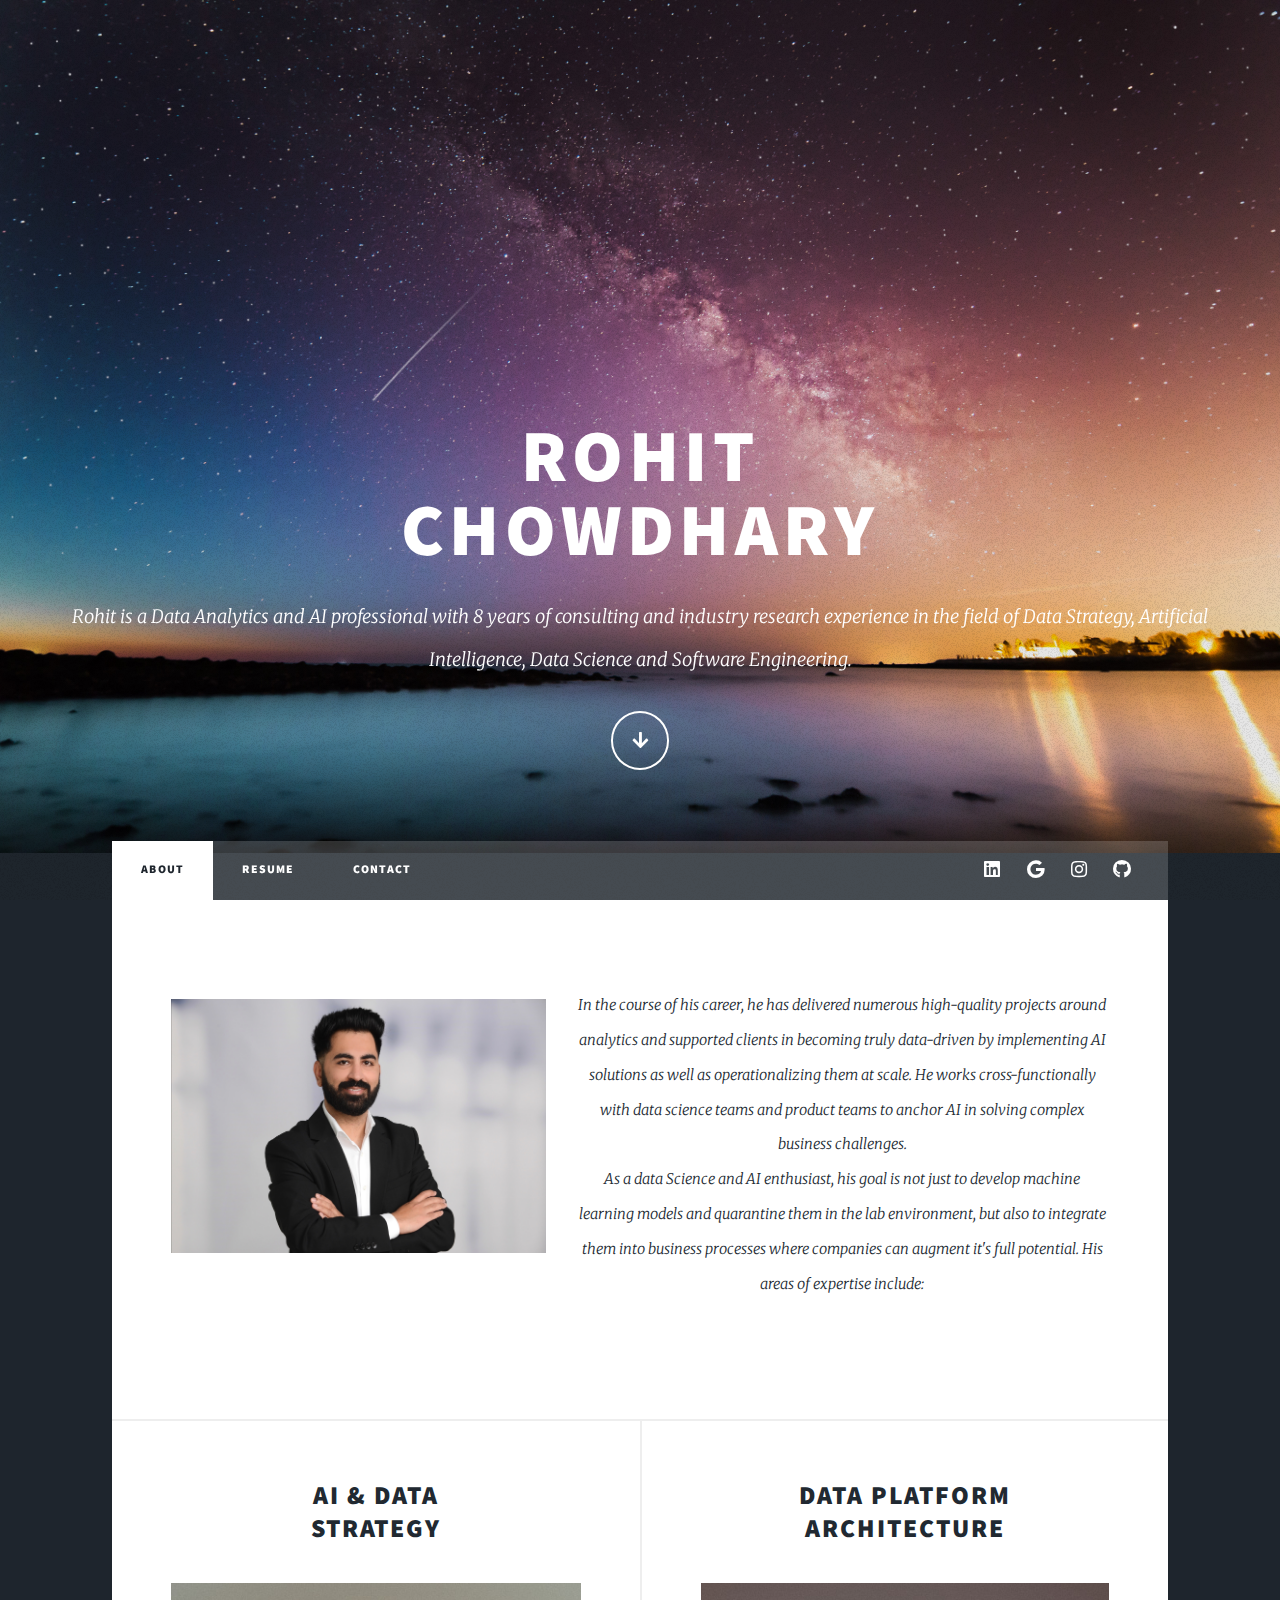
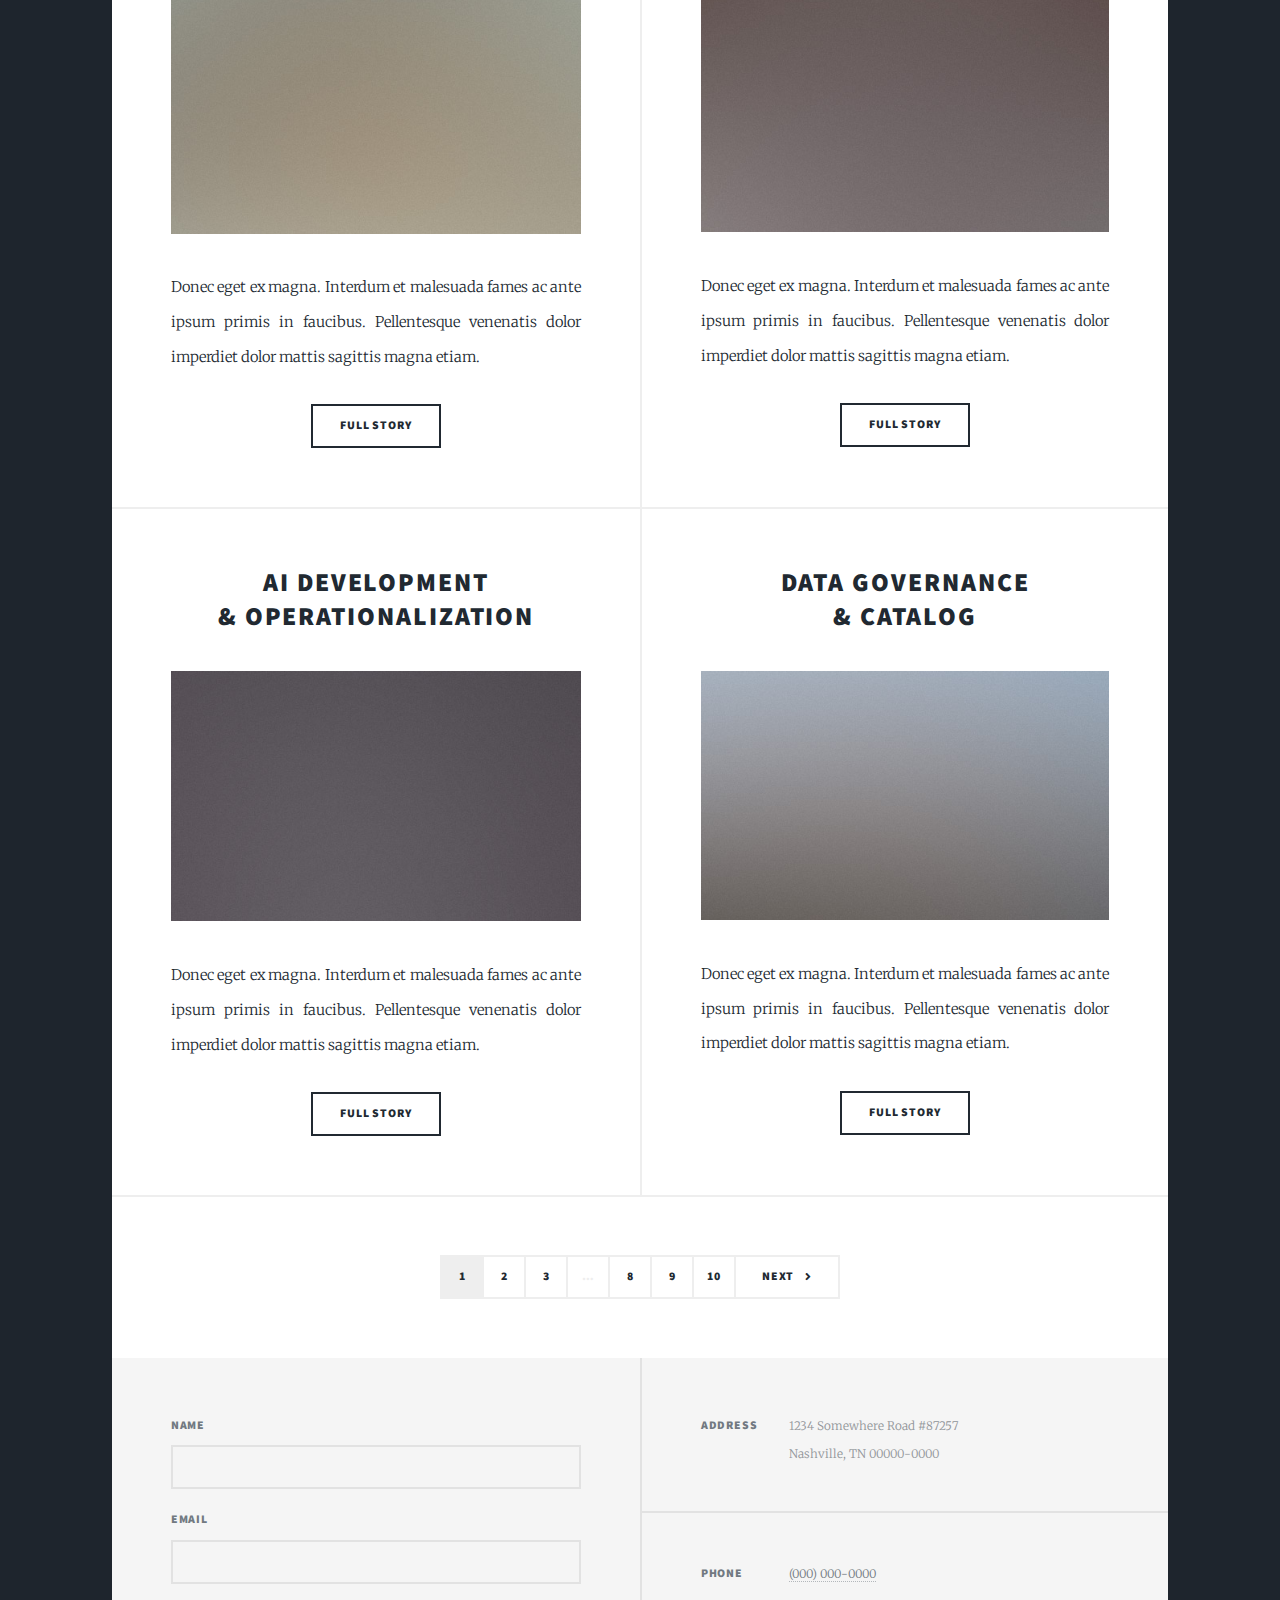
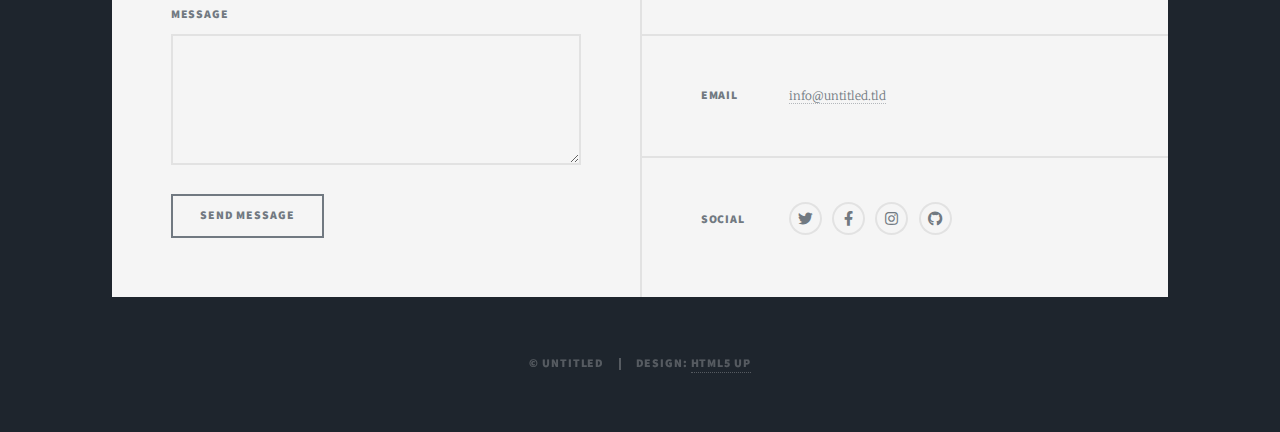
<file: index.html>
<!DOCTYPE HTML>
<!--
	Massively by HTML5 UP
	html5up.net | @ajlkn
	Free for personal and commercial use under the CCA 3.0 license (html5up.net/license)
-->
<html>
	<head>
		<title>Rohit Chowdhary</title>
		<link rel="icon" type="image/vnd.microsoft.icon" href="images/favicon.ico">
		<meta charset="utf-8" />
		<meta name="viewport" content="width=device-width, initial-scale=1, user-scalable=no" />
		<link rel="stylesheet" href="assets/css/main.css" />
		<noscript><link rel="stylesheet" href="assets/css/noscript.css" /></noscript>
	</head>
	<body class="is-preload">

		<!-- Wrapper -->
			<div id="wrapper" class="fade-in">

				<!-- Intro -->
					<div id="intro">
						<h1>Rohit<br />
						Chowdhary</h1>
						<p>Rohit is a Data Analytics and AI professional with 8 years of consulting and industry 
							research experience in the field of Data Strategy, 
							Artificial Intelligence, Data Science and Software Engineering.</p>
						<ul class="actions">
							<li><a href="#header" class="button icon solid solo fa-arrow-down scrolly">Continue</a></li>
						</ul>
					</div>

				<!-- Header -->
					<header id="header">
						<a href="index.html" class="logo">Democratizing Data & AI</a>
					</header>

				<!-- Nav -->
					<nav id="nav">
						<ul class="links">
							<li class="active"><a href="index.html">About</a></li>
							<li><a href="generic.html">Resume</a></li>
							<li><a href="elements.html">Contact</a></li>
						</ul>
						<ul class="icons">
							<li><a href="https://www.linkedin.com/in/rohit-chowdhary-86a0a255" target="_blank" class="icon brands fa-linkedin"><span class="label">Linkedin</span></a></li>
							<li><a href="mailto:rohit.rmy@gmail.com" class="icon brands fa-google"><span class="label">Google</span></a></li>
							<li><a href="https://www.instagram.com/thedressedbeardo/" target="_blank" class="icon brands fa-instagram"><span class="label">Instagram</span></a></li>
							<li><a href="https://github.com/chowdhary-rohit" target="_blank" class="icon brands fa-github"><span class="label">GitHub</span></a></li>
						</ul>
					</nav>

				<!-- Main -->
					<div id="main">

						<!-- Featured Post -->
							<article class="post featured">
								<header class="major">
									<p><span class="image left">
										
										<img src="images/myphoto.jpeg" alt="" /></span>
										In the course of his career, he has delivered numerous high-quality projects 
										around analytics and supported clients in becoming truly data-driven by implementing 
										AI solutions as well as operationalizing them at scale. He works cross-functionally 
										with data science teams and product teams to anchor AI in solving complex business 
										challenges. <br />

										As a data Science and AI enthusiast, his goal is not just to develop machine learning 
										models and quarantine them in the lab environment, but also to integrate them into 
										business processes where companies can augment it's full potential. His areas of expertise include:</p>

									
								</header>
								<!--
								<a href="#" class="image main"><img src="images/pic01.jpg" alt="" /></a>
								<ul class="actions special">
									<li><a href="#" class="button large">Full Story</a></li>
								</ul>
							-->
							</article>

						<!-- Posts -->
							<section class="posts">
								<article>
									<header>
										<h2><a href="#">AI & Data<br />
											Strategy</a></h2>
									</header>
									<a href="#" class="image fit"><img src="images/pic02.jpg" alt="" /></a>
									<p>Donec eget ex magna. Interdum et malesuada fames ac ante ipsum primis in faucibus. Pellentesque venenatis dolor imperdiet dolor mattis sagittis magna etiam.</p>
									<ul class="actions special">
										<li><a href="#" class="button">Full Story</a></li>
									</ul>
								</article>
								<article>
									<header>
										<h2><a href="#">Data Platform Architecture</a></h2>
									</header>
									<a href="#" class="image fit"><img src="images/pic03.jpg" alt="" /></a>
									<p>Donec eget ex magna. Interdum et malesuada fames ac ante ipsum primis in faucibus. Pellentesque venenatis dolor imperdiet dolor mattis sagittis magna etiam.</p>
									<ul class="actions special">
										<li><a href="#" class="button">Full Story</a></li>
									</ul>
								</article>
								<article>
									<header>
										<h2><a href="#">AI Development<br />
										& Operationalization</a></h2>
									</header>
									<a href="#" class="image fit"><img src="images/pic04.jpg" alt="" /></a>
									<p>Donec eget ex magna. Interdum et malesuada fames ac ante ipsum primis in faucibus. Pellentesque venenatis dolor imperdiet dolor mattis sagittis magna etiam.</p>
									<ul class="actions special">
										<li><a href="#" class="button">Full Story</a></li>
									</ul>
								</article>
								<article>
									<header>
										<h2><a href="#">Data Governance<br />
										& Catalog</a></h2>
									</header>
									<a href="#" class="image fit"><img src="images/pic05.jpg" alt="" /></a>
									<p>Donec eget ex magna. Interdum et malesuada fames ac ante ipsum primis in faucibus. Pellentesque venenatis dolor imperdiet dolor mattis sagittis magna etiam.</p>
									<ul class="actions special">
										<li><a href="#" class="button">Full Story</a></li>
									</ul>
								</article>
								<!--
								<article>
									<header>
										<span class="date">April 11, 2017</span>
										<h2><a href="#">Odio magna<br />
										sed consectetur</a></h2>
									</header>
									<a href="#" class="image fit"><img src="images/pic06.jpg" alt="" /></a>
									<p>Donec eget ex magna. Interdum et malesuada fames ac ante ipsum primis in faucibus. Pellentesque venenatis dolor imperdiet dolor mattis sagittis magna etiam.</p>
									<ul class="actions special">
										<li><a href="#" class="button">Full Story</a></li>
									</ul>
								</article>
								<article>
									<header>
										<span class="date">April 7, 2017</span>
										<h2><a href="#">Augue lorem<br />
										primis vestibulum</a></h2>
									</header>
									<a href="#" class="image fit"><img src="images/pic07.jpg" alt="" /></a>
									<p>Donec eget ex magna. Interdum et malesuada fames ac ante ipsum primis in faucibus. Pellentesque venenatis dolor imperdiet dolor mattis sagittis magna etiam.</p>
									<ul class="actions special">
										<li><a href="#" class="button">Full Story</a></li>
									</ul>
								</article>
							-->
							</section>

						<!-- Footer -->
							<footer>
								<div class="pagination">
									<!--<a href="#" class="previous">Prev</a>-->
									<a href="#" class="page active">1</a>
									<a href="#" class="page">2</a>
									<a href="#" class="page">3</a>
									<span class="extra">&hellip;</span>
									<a href="#" class="page">8</a>
									<a href="#" class="page">9</a>
									<a href="#" class="page">10</a>
									<a href="#" class="next">Next</a>
								</div>
							</footer>

					</div>

				<!-- Footer -->
					<footer id="footer">
						<section>
							<form method="post" action="#">
								<div class="fields">
									<div class="field">
										<label for="name">Name</label>
										<input type="text" name="name" id="name" />
									</div>
									<div class="field">
										<label for="email">Email</label>
										<input type="text" name="email" id="email" />
									</div>
									<div class="field">
										<label for="message">Message</label>
										<textarea name="message" id="message" rows="3"></textarea>
									</div>
								</div>
								<ul class="actions">
									<li><input type="submit" value="Send Message" /></li>
								</ul>
							</form>
						</section>
						<section class="split contact">
							<section class="alt">
								<h3>Address</h3>
								<p>1234 Somewhere Road #87257<br />
								Nashville, TN 00000-0000</p>
							</section>
							<section>
								<h3>Phone</h3>
								<p><a href="#">(000) 000-0000</a></p>
							</section>
							<section>
								<h3>Email</h3>
								<p><a href="#">info@untitled.tld</a></p>
							</section>
							<section>
								<h3>Social</h3>
								<ul class="icons alt">
									<li><a href="#" class="icon brands alt fa-twitter"><span class="label">Twitter</span></a></li>
									<li><a href="#" class="icon brands alt fa-facebook-f"><span class="label">Facebook</span></a></li>
									<li><a href="#" class="icon brands alt fa-instagram"><span class="label">Instagram</span></a></li>
									<li><a href="#" class="icon brands alt fa-github"><span class="label">GitHub</span></a></li>
								</ul>
							</section>
						</section>
					</footer>

				<!-- Copyright -->
					<div id="copyright">
						<ul><li>&copy; Untitled</li><li>Design: <a href="https://html5up.net">HTML5 UP</a></li></ul>
					</div>

			</div>

		<!-- Scripts -->
			<script src="assets/js/jquery.min.js"></script>
			<script src="assets/js/jquery.scrollex.min.js"></script>
			<script src="assets/js/jquery.scrolly.min.js"></script>
			<script src="assets/js/browser.min.js"></script>
			<script src="assets/js/breakpoints.min.js"></script>
			<script src="assets/js/util.js"></script>
			<script src="assets/js/main.js"></script>

	</body>
</html>
</file>
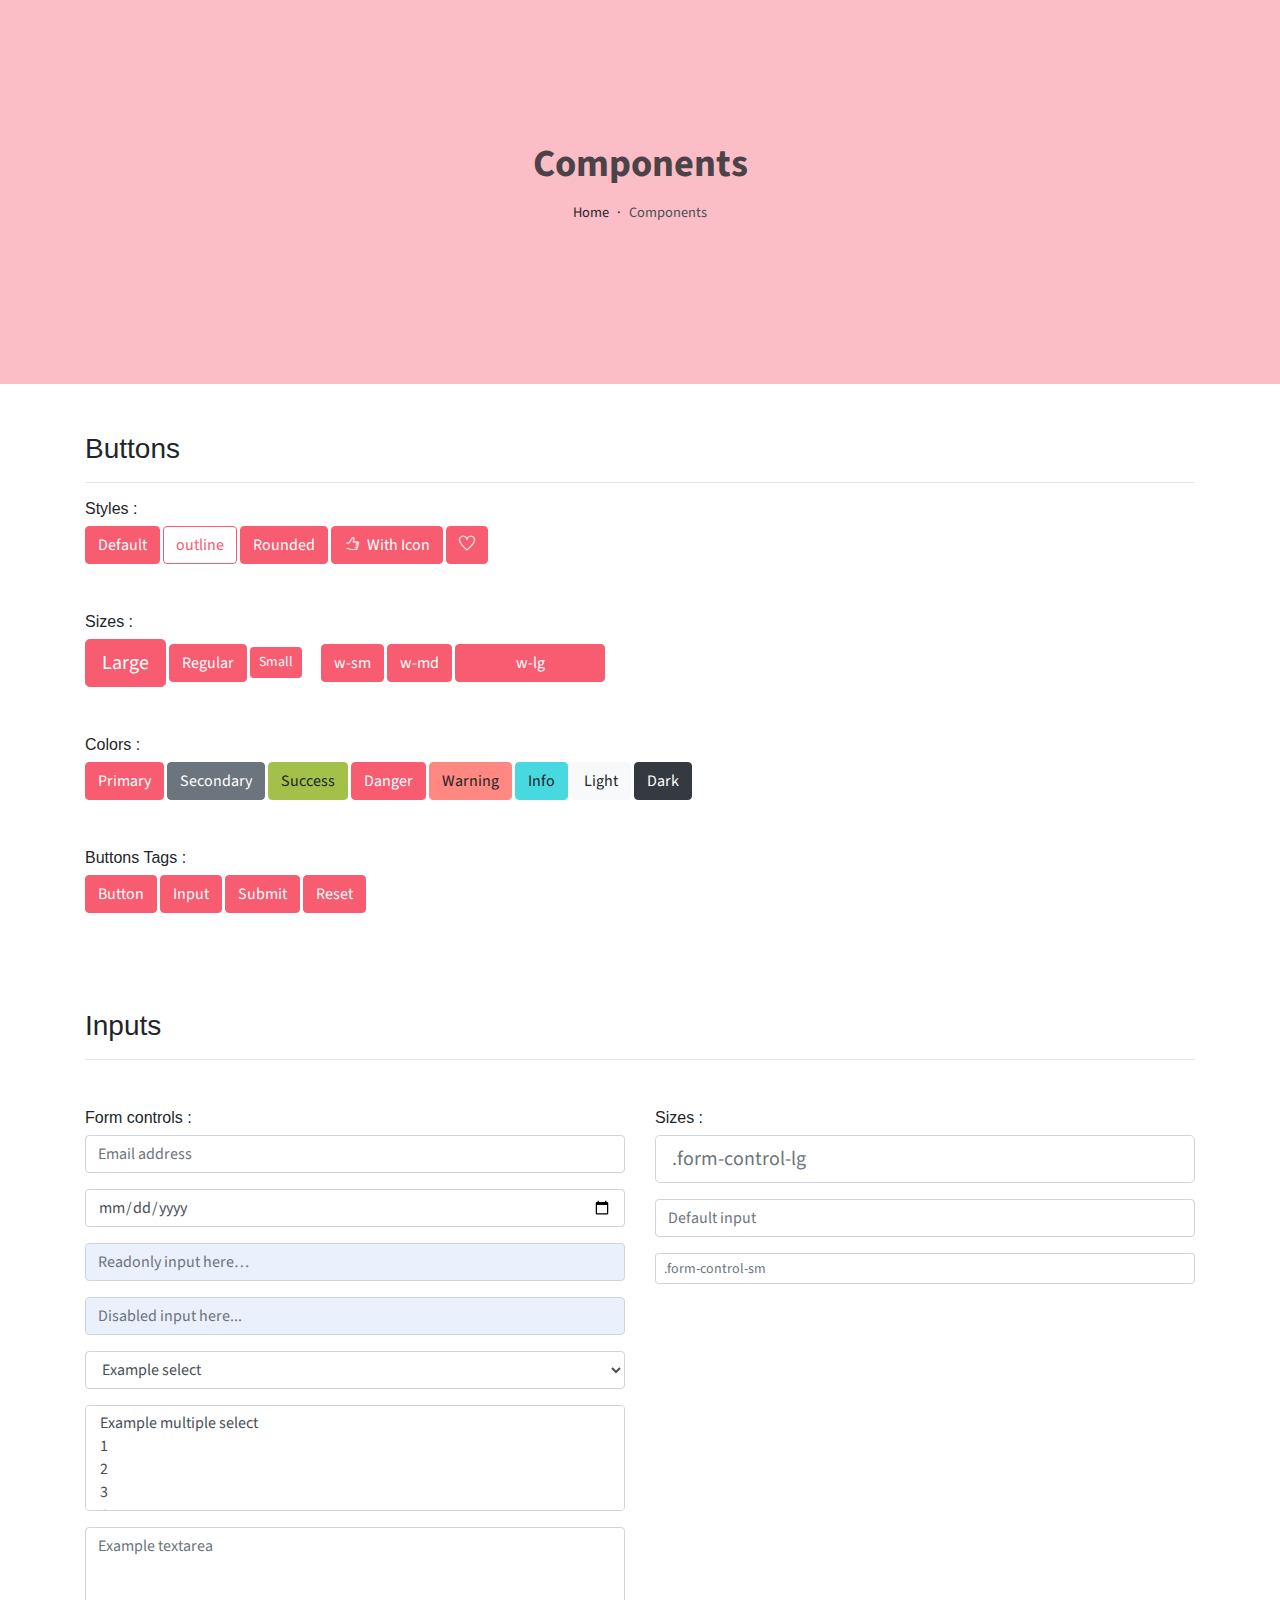
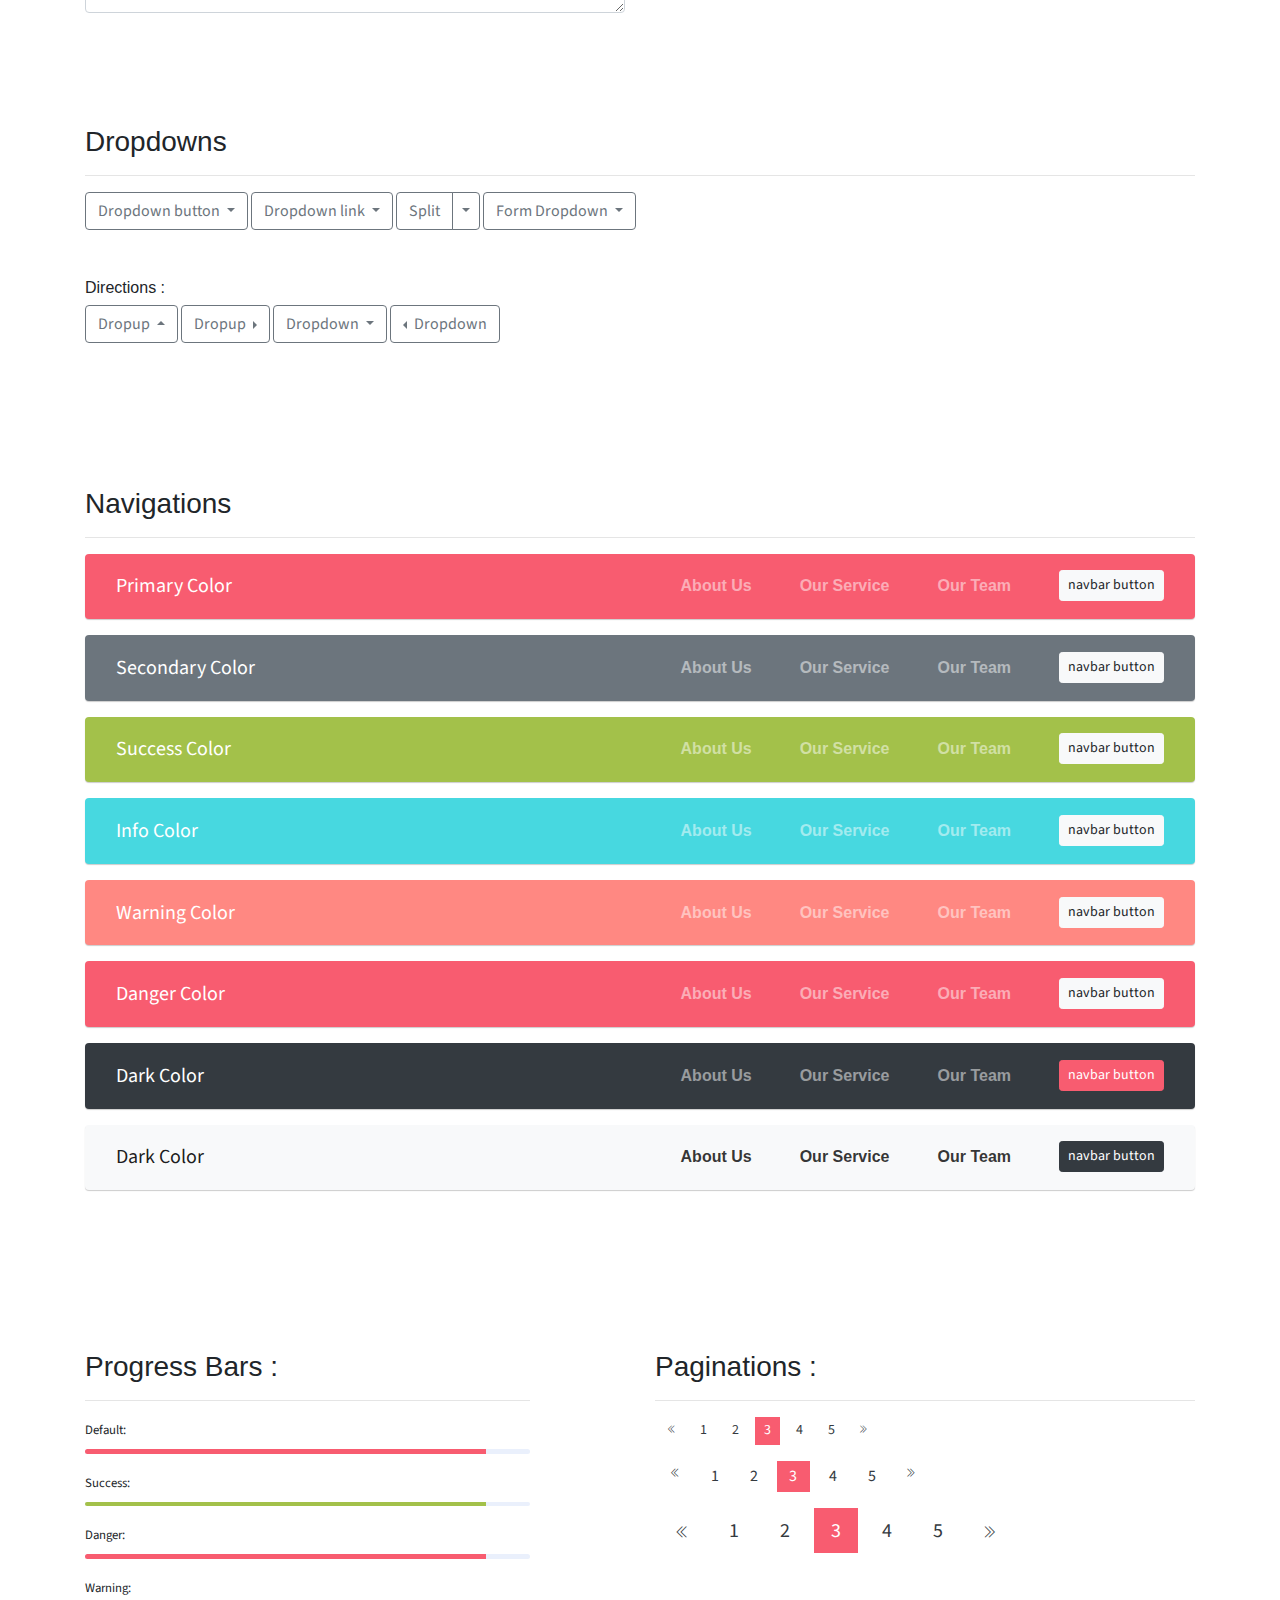
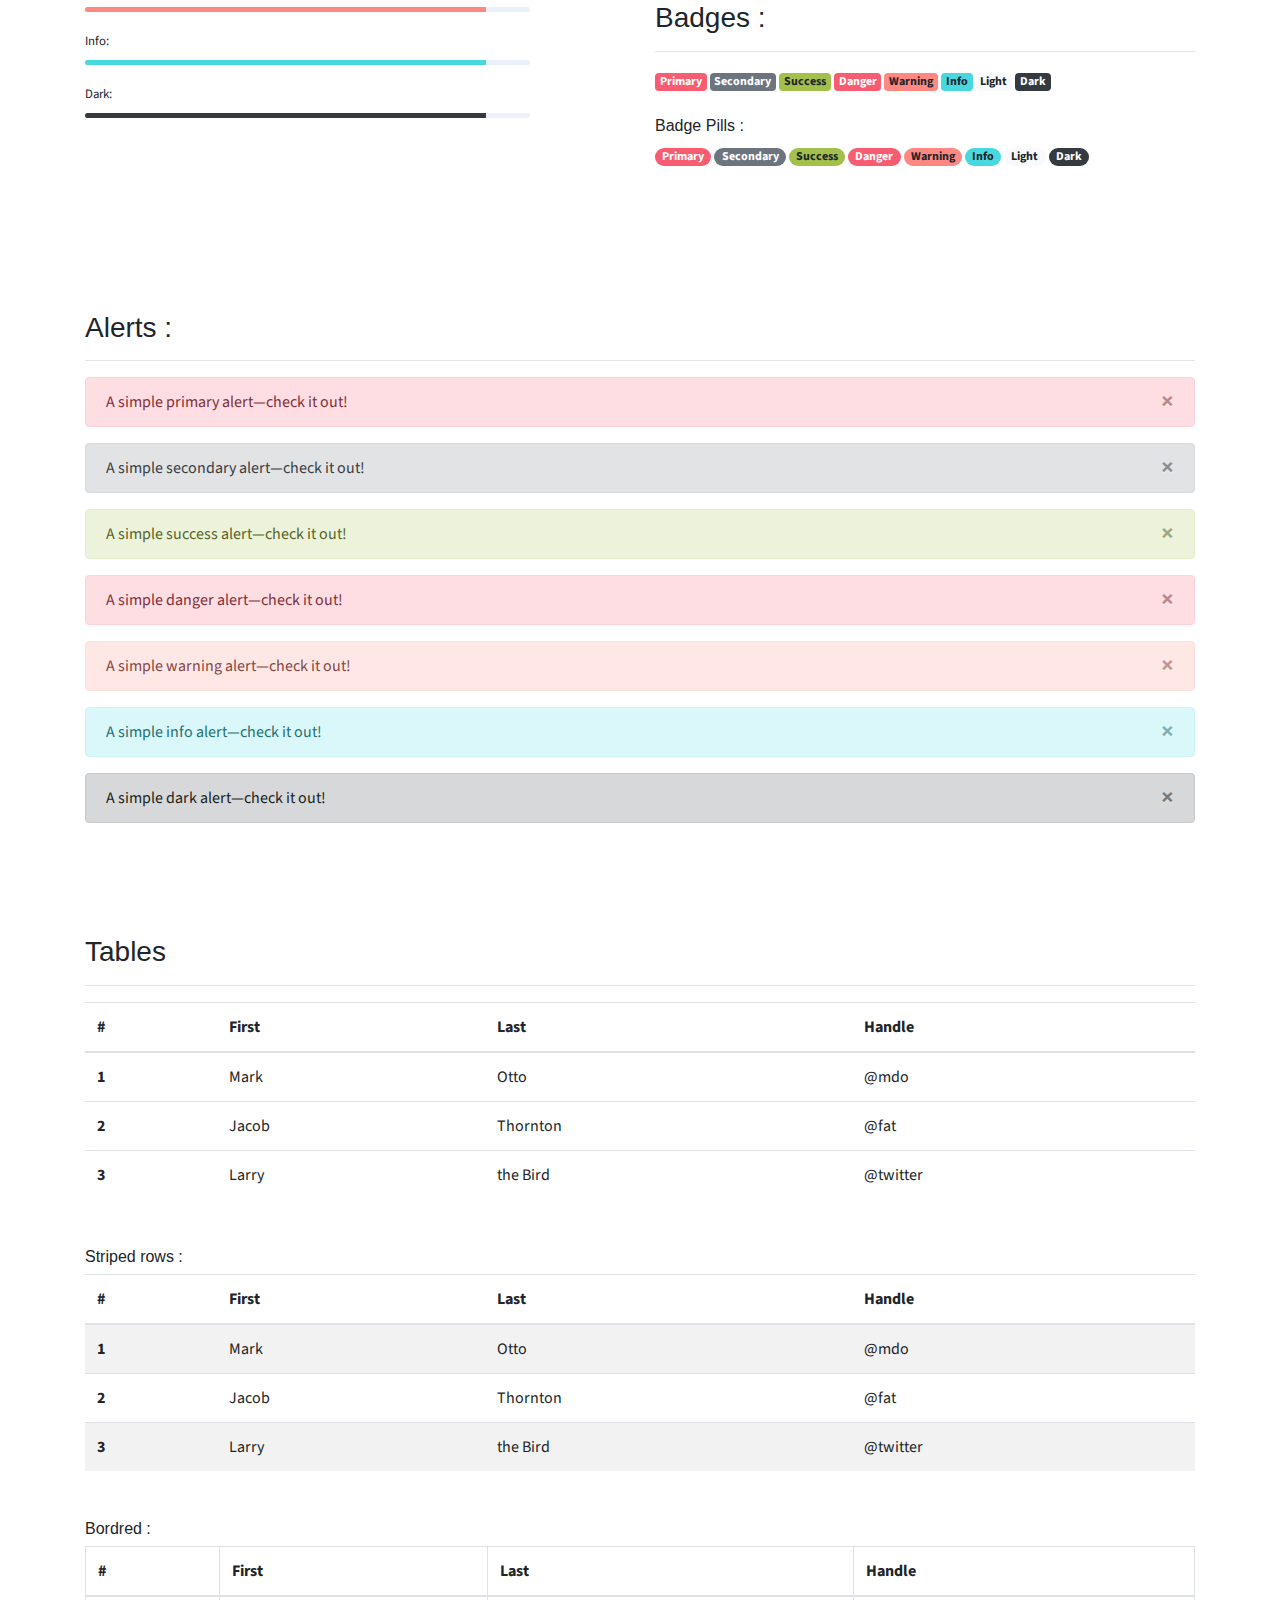
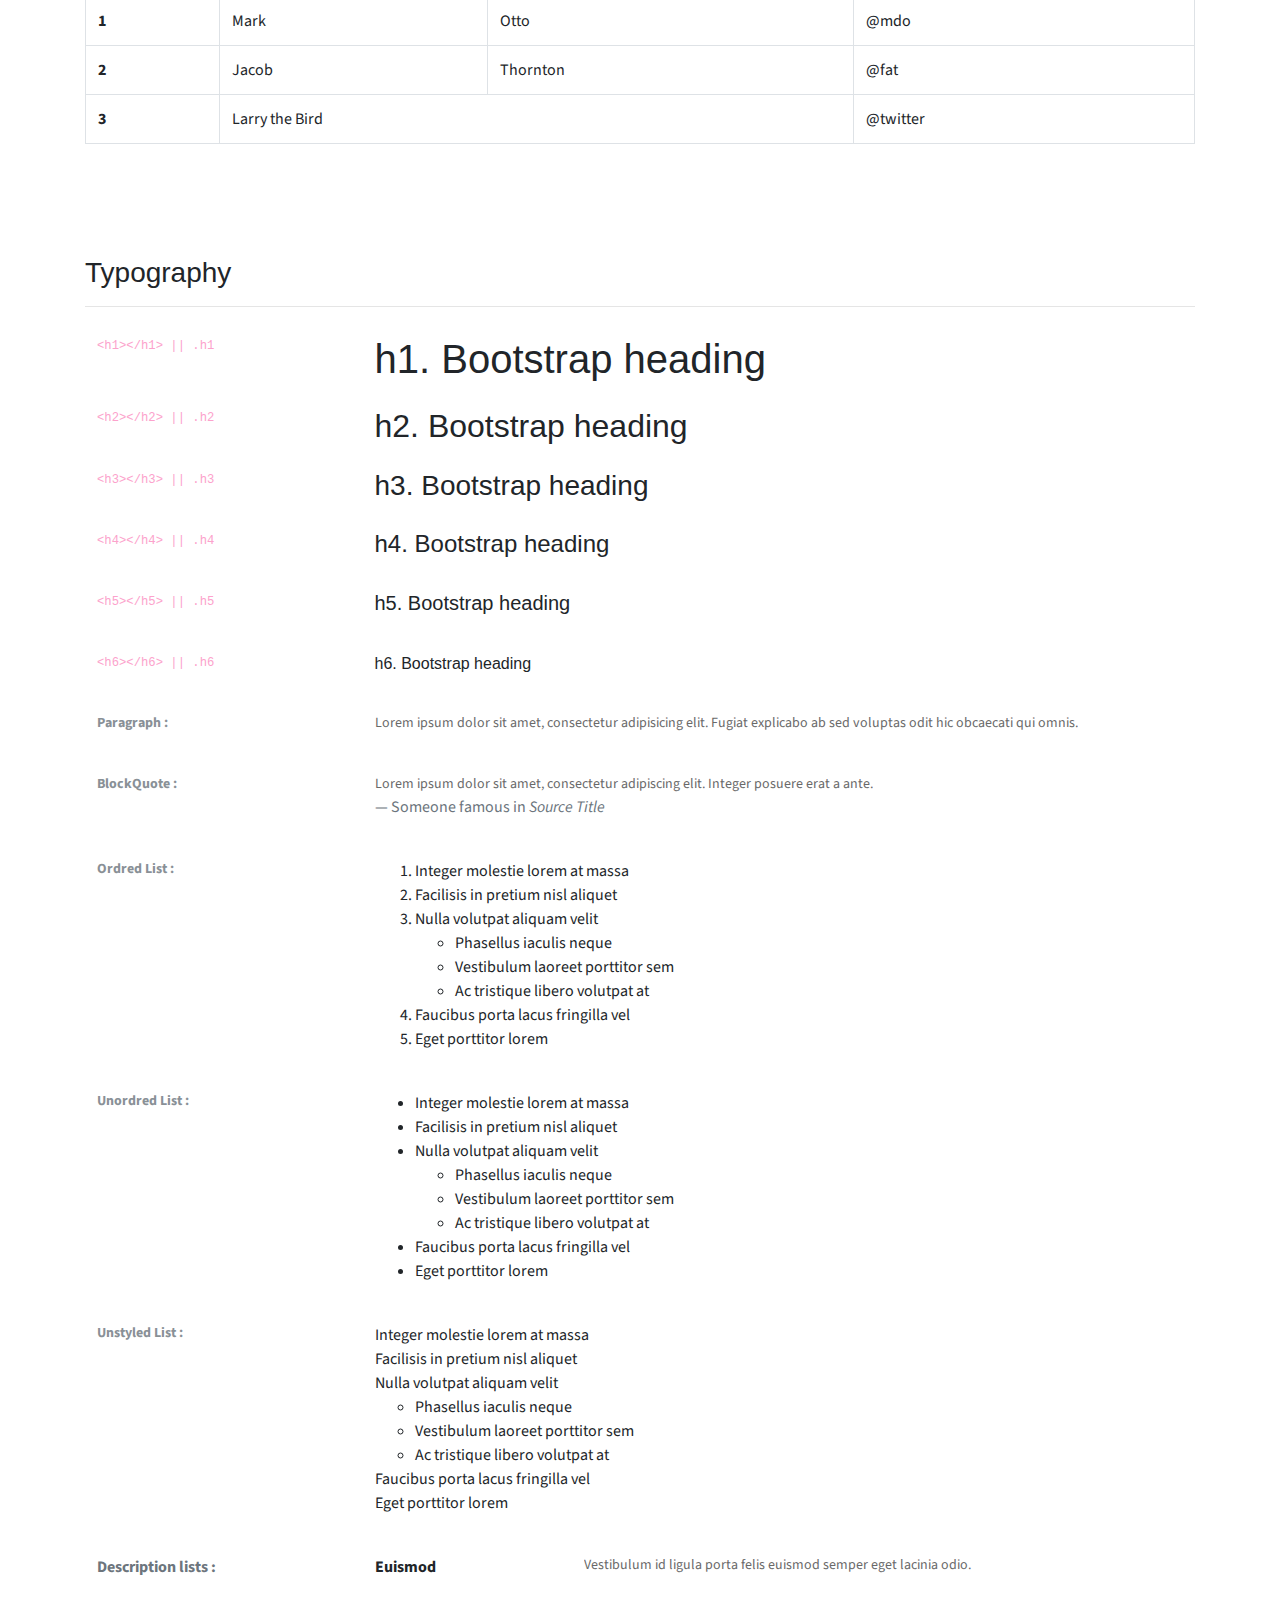
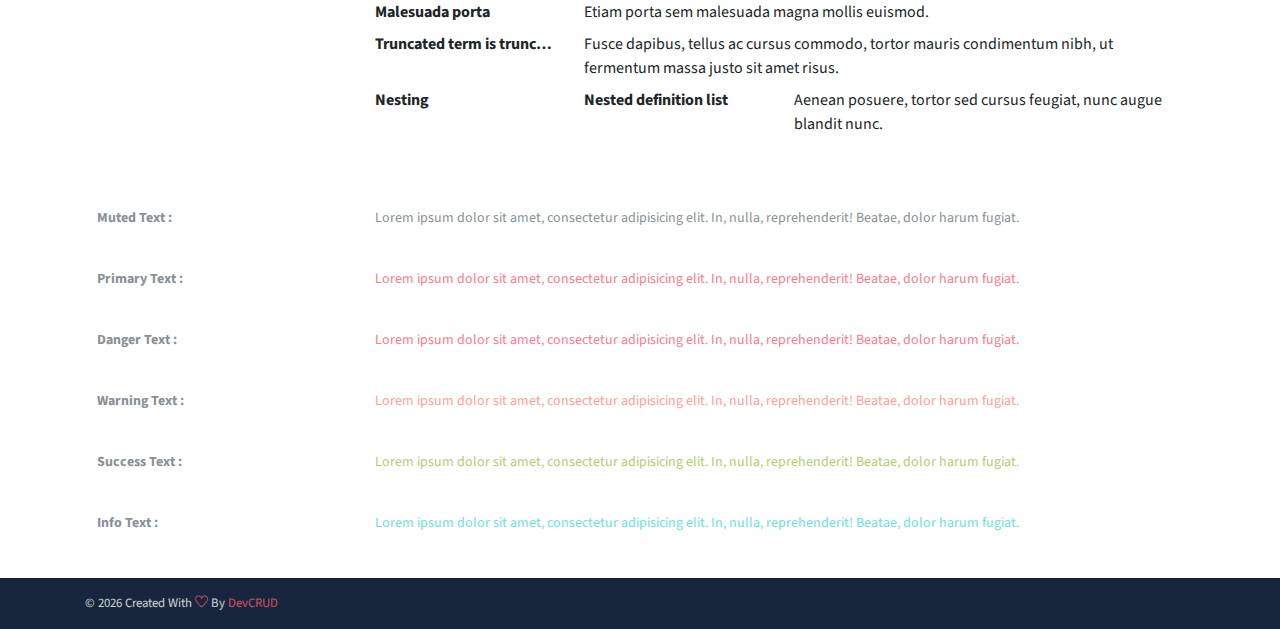
<file: components.html>
<!DOCTYPE html>
<html lang="en">
<head>
   <meta charset="utf-8">
   <meta name="viewport" content="width=device-width, initial-scale=1, shrink-to-fit=no">
   <meta name="description" content="Start your development with JohnDoe landing page.">
   <meta name="author" content="Devcrud">
   <title>JohnDoe Landing page | Components</title>
   <link rel="icon" href="assets/imgs/favicon.png" type="image/png">
   <!-- font icons -->
   <link rel="stylesheet" href="assets/vendors/themify-icons/css/themify-icons.css">
   <!-- Bootstrap + Steller  -->
   <link rel="stylesheet" href="assets/css/johndoe.css">
</head>
<body>

   <!-- Page Header -->
   <header class="header header-mini"> 
      <div class="header-title">Components</div> 
      <nav aria-label="breadcrumb">
         <ol class="breadcrumb">
            <li class="breadcrumb-item"><a href="/">Home</a></li>
            <li class="breadcrumb-item active" aria-current="page">Components</li>
         </ol>
      </nav>
   </header> <!-- End Of Page Header -->

   <!-- main content -->
   <div class="container">

      <!-- Buttons -->
      <h3 class="mt-5">Buttons</h3>
      <hr>
      <h6 class="section-secondary-title">Styles :</h6>
      <button class="btn btn-primary">Default</button>
      <button class="btn btn-outline-primary">outline</button>
      <button class="btn btn-primary rounded">Rounded</button>
      <button class="btn btn-primary rounded"><i class="ti-thumb-up pr-1"></i> With Icon</button>
      <button class="btn btn-primary circle"><i class="ti-heart"></i></button>

      <h6 class="section-secondary-title mt-5">Sizes :</h6>
      <button class="btn btn-primary btn-lg">Large</button>
      <button class="btn btn-primary ">Regular</button>
      <button class="btn btn-primary btn-sm">Small</button>
      <button class="btn btn-primary w-sm ml-3">w-sm</button>
      <button class="btn btn-primary w-md">w-md</button>
      <button class="btn btn-primary w-lg">w-lg</button>

      <h6 class="section-secondary-title mt-5">Colors :</h6>          
      <button type="button" class="btn btn-primary">Primary</button>
      <button type="button" class="btn btn-secondary">Secondary</button>
      <button type="button" class="btn btn-success">Success</button>
      <button type="button" class="btn btn-danger">Danger</button>
      <button type="button" class="btn btn-warning">Warning</button>
      <button type="button" class="btn btn-info">Info</button>
      <button type="button" class="btn btn-light">Light</button>
      <button type="button" class="btn btn-dark">Dark</button>

      <h6 class="section-secondary-title mt-5">Buttons Tags :</h6>
      <button class="btn btn-primary" type="submit">Button</button>
      <input class="btn btn-primary" type="button" value="Input">
      <input class="btn btn-primary" type="submit" value="Submit">
      <input class="btn btn-primary" type="reset" value="Reset">
      
      <!-- devider -->
      <div class="py-5"></div>

      <!-- Inputs -->
      <h3>Inputs</h3>
      <hr>
      <div class="row mt-5">
         <div class="col-md-6">
            <h6 class="section-secondary-title">Form controls :</h6>        
            <div class="form-group">
               <input type="email" class="form-control" id="exampleFormControlInput1" placeholder="Email address">
            </div>
            <div class="form-group">
               <input type="date" class="form-control" id="exampleFormControlInput1" placeholder="Date">
            </div>
            <div class="form-group">
               <input class="form-control" type="text" placeholder="Readonly input here…" readonly>
            </div>
            <div class="form-group">
               <input class="form-control" id="disabledInput" type="text" placeholder="Disabled input here..." disabled>
            </div>
            <div class="form-group">
               <select class="form-control" id="exampleFormControlSelect1">
                  <option>Example select</option>
                  <option>1</option>
                  <option>2</option>
                  <option>3</option>
                  <option>4</option>
                  <option>5</option>
               </select>
            </div>
            <div class="form-group">
               <select multiple class="form-control" id="exampleFormControlSelect2">
                  <option>Example multiple select</option>
                  <option>1</option>
                  <option>2</option>
                  <option>3</option>
                  <option>4</option>
                  <option>5</option>
               </select>
            </div>
            <div class="form-group">
               <textarea class="form-control" id="exampleFormControlTextarea1" rows="3" placeholder="Example textarea"></textarea>
            </div>
         </div>
         <div class="col-md-6">
            <h6 class="section-secondary-title">Sizes :</h6>    
            <div class="form-group">
               <input class="form-control form-control-lg" type="text" placeholder=".form-control-lg">             
            </div>
            <div class="form-group">
               <input class="form-control" type="text" placeholder="Default input">
            </div>
            <div class="form-group">
               <input class="form-control form-control-sm" type="text" placeholder=".form-control-sm"> 
            </div>
         </div>
      </div> <!-- end of inputs -->   

      <!-- devider -->
      <div class="py-5"></div>             

      <!-- Dropdowns -->
      <h3 class="components-section-title font-weight-normal">Dropdowns</h3>
      <hr>
      <div class="dropdown d-inline-block">
         <button class="btn btn-outline-secondary dropdown-toggle" type="button" id="dropdownMenuButton" data-toggle="dropdown" aria-haspopup="true" aria-expanded="false">
         Dropdown button
         </button>
         <div class="dropdown-menu" aria-labelledby="dropdownMenuButton">
         <a class="dropdown-item" href="#">Action</a>
         <a class="dropdown-item" href="#">Another action</a>
         <a class="dropdown-item" href="#">Something else here</a>
         </div>
      </div>
      <div class="dropdown d-inline-block">
         <a class="btn btn-outline-secondary dropdown-toggle" href="#" role="button" id="dropdownMenuLink" data-toggle="dropdown" aria-haspopup="true" aria-expanded="false">
            Dropdown link
         </a>
         <div class="dropdown-menu" aria-labelledby="dropdownMenuLink">
            <a class="dropdown-item" href="#">Action</a>
            <a class="dropdown-item" href="#">Another action</a>
            <a class="dropdown-item" href="#">Something else here</a>
         </div>
      </div>
      <div class="btn-group">
         <button type="button" class="btn btn-outline-secondary">Split</button>
         <button type="button" class="btn btn-outline-secondary dropdown-toggle dropdown-toggle-split" data-toggle="dropdown" aria-haspopup="true" aria-expanded="false">
         <span class="sr-only">Toggle Dropdown</span>
         </button>
         <div class="dropdown-menu">
            <a class="dropdown-item" href="#">Action</a>
            <a class="dropdown-item" href="#">Another action</a>
            <a class="dropdown-item" href="#">Something else here</a>
            <div class="dropdown-divider"></div>
            <a class="dropdown-item" href="#">Separated link</a>
         </div>
      </div>
      <div class="btn-group">
         <button class="btn btn-outline-secondary dropdown-toggle" type="button" id="dropdownMenuButton" data-toggle="dropdown" aria-haspopup="true" aria-expanded="false">
            Form Dropdown
         </button>
         <div class="dropdown-menu form">
            <form class="px-4 py-3">
               <div class="form-group">
                  <input type="email" class="form-control" id="exampleDropdownFormEmail1" placeholder="email@example.com">
               </div>
               <div class="form-group">
                  <input type="password" class="form-control" id="exampleDropdownFormPassword1" placeholder="Password">
               </div>
               <div class="form-check mb-3">
                  <input type="checkbox" class="form-check-input" id="dropdownCheck">
                  <label class="form-check-label" for="dropdownCheck">
                     Remember me
                  </label>
               </div>
               <button type="submit" class="btn btn-primary btn-block">Sign in</button>
            </form>
            <div class="dropdown-divider"></div>
            <a class="dropdown-item" href="#"><small>New around here? Sign up</small></a>
            <a class="dropdown-item" href="#"><small>Forgot password?</small></a>
         </div>
      </div>       
      <h6 class="section-secondary-title mt-5">Directions :</h6>  
      <div class="btn-group dropup">
         <button type="button" class="btn btn-outline-secondary dropdown-toggle" data-toggle="dropdown" aria-haspopup="true" aria-expanded="false">
            Dropup
         </button>
         <div class="dropdown-menu">
            <a class="dropdown-item" href="#">Action</a>
            <a class="dropdown-item" href="#">Another action</a>
            <a class="dropdown-item" href="#">Something else here</a>
            <div class="dropdown-divider"></div>
            <a class="dropdown-item" href="#">Separated link</a>
         </div>
      </div>
      <div class="btn-group dropright">
         <button type="button" class="btn btn-outline-secondary dropdown-toggle" data-toggle="dropdown" aria-haspopup="true" aria-expanded="false">
            Dropup
         </button>
         <div class="dropdown-menu">
            <a class="dropdown-item" href="#">Action</a>
            <a class="dropdown-item" href="#">Another action</a>
            <a class="dropdown-item" href="#">Something else here</a>
            <div class="dropdown-divider"></div>
            <a class="dropdown-item" href="#">Separated link</a>
         </div>
      </div>
      <div class="btn-group">
         <button type="button" class="btn btn-outline-secondary dropdown-toggle" data-toggle="dropdown" aria-haspopup="true" aria-expanded="false">
            Dropdown
         </button>
         <div class="dropdown-menu">
            <a class="dropdown-item" href="#">Action</a>
            <a class="dropdown-item" href="#">Another action</a>
            <a class="dropdown-item" href="#">Something else here</a>
            <div class="dropdown-divider"></div>
            <a class="dropdown-item" href="#">Separated link</a>
         </div>
      </div>
      <div class="btn-group dropleft">
         <button type="button" class="btn btn-outline-secondary dropdown-toggle" data-toggle="dropdown" aria-haspopup="true" aria-expanded="false">
            Dropdown
         </button>
         <div class="dropdown-menu">
            <a class="dropdown-item" href="#">Action</a>
            <a class="dropdown-item" href="#">Another action</a>
            <a class="dropdown-item" href="#">Something else here</a>
            <div class="dropdown-divider"></div>
            <a class="dropdown-item" href="#">Separated link</a>
         </div>
      </div> <!-- end of Dropdowns -->  

      <!-- devider -->
      <div class="py-5"></div>   

      <!-- navbars -->
      <h3 class="components-section-title font-weight-normal mt-5">Navigations</h3>
      <hr>
      <nav class="navbar navbar-expand-sm navbar-dark bg-primary rounded shadow mb-3">
         <div class="container">
            <a class="navbar-brand" href="#">Primary Color</a>
            <button class="navbar-toggler ml-auto" type="button" data-toggle="collapse" data-target="#navbarSupportedContent" aria-controls="navbarSupportedContent" aria-expanded="false" aria-label="Toggle navigation">
            <span class="navbar-toggler-icon"></span>
            </button>
            <div class="collapse navbar-collapse" id="navbarSupportedContent">
               <ul class="navbar-nav ml-auto"> 
                  <li class="nav-item">
                     <a class="nav-link" href="#about">About Us</a>
                  </li>
                  <li class="nav-item">
                     <a class="nav-link" href="#service">Our Service</a>
                  </li>
                  <li class="nav-item">
                     <a class="nav-link" href="#team">Our Team</a>
                  </li>
                  <li class="nav-item">
                     <a href="#book-table" class="ml-4 mt-1 btn btn-light btn-sm">navbar button</a>
                  </li>
               </ul>                       
            </div>
         </div>
      </nav>
      <nav class="navbar navbar-expand-sm navbar-dark bg-secondary rounded shadow mb-3">
         <div class="container">
            <a class="navbar-brand" href="#">Secondary Color</a>
            <button class="navbar-toggler ml-auto" type="button" data-toggle="collapse" data-target="#navbarSupportedContent" aria-controls="navbarSupportedContent" aria-expanded="false" aria-label="Toggle navigation">
            <span class="navbar-toggler-icon"></span>
            </button>
            <div class="collapse navbar-collapse" id="navbarSupportedContent">
               <ul class="navbar-nav ml-auto"> 
                  <li class="nav-item">
                     <a class="nav-link" href="#about">About Us</a>
                  </li>
                  <li class="nav-item">
                     <a class="nav-link" href="#service">Our Service</a>
                  </li>
                  <li class="nav-item">
                     <a class="nav-link" href="#team">Our Team</a>
                  </li>
                  <li class="nav-item">
                     <a href="#book-table" class="ml-4 mt-1 btn btn-light btn-sm">navbar button</a>
                  </li>
               </ul>                       
            </div>
         </div>
      </nav>
      <nav class="navbar navbar-expand-sm navbar-dark bg-success rounded shadow mb-3">
         <div class="container">
            <a class="navbar-brand" href="#">Success Color</a>
            <button class="navbar-toggler ml-auto" type="button" data-toggle="collapse" data-target="#navbarSupportedContent" aria-controls="navbarSupportedContent" aria-expanded="false" aria-label="Toggle navigation">
            <span class="navbar-toggler-icon"></span>
            </button>
            <div class="collapse navbar-collapse" id="navbarSupportedContent">
               <ul class="navbar-nav ml-auto"> 
                  <li class="nav-item">
                     <a class="nav-link" href="#about">About Us</a>
                  </li>
                  <li class="nav-item">
                     <a class="nav-link" href="#service">Our Service</a>
                  </li>
                  <li class="nav-item">
                     <a class="nav-link" href="#team">Our Team</a>
                  </li>
                  <li class="nav-item">
                     <a href="#book-table" class="ml-4 mt-1 btn btn-light btn-sm">navbar button</a>
                  </li>
               </ul>                       
            </div>
         </div>
      </nav>
      <nav class="navbar navbar-expand-sm navbar-dark bg-info rounded shadow mb-3">
         <div class="container">
            <a class="navbar-brand" href="#">Info Color</a>
            <button class="navbar-toggler ml-auto" type="button" data-toggle="collapse" data-target="#navbarSupportedContent" aria-controls="navbarSupportedContent" aria-expanded="false" aria-label="Toggle navigation">
            <span class="navbar-toggler-icon"></span>
            </button>
            <div class="collapse navbar-collapse" id="navbarSupportedContent">
               <ul class="navbar-nav ml-auto"> 
                  <li class="nav-item">
                     <a class="nav-link" href="#about">About Us</a>
                  </li>
                  <li class="nav-item">
                     <a class="nav-link" href="#service">Our Service</a>
                  </li>
                  <li class="nav-item">
                     <a class="nav-link" href="#team">Our Team</a>
                  </li>
                  <li class="nav-item">
                     <a href="#book-table" class="ml-4 mt-1 btn btn-light btn-sm">navbar button</a>
                  </li>
               </ul>                       
            </div>
         </div>
      </nav>
      <nav class="navbar navbar-expand-sm navbar-dark bg-warning rounded shadow mb-3">
         <div class="container">
            <a class="navbar-brand" href="#">Warning Color</a>
            <button class="navbar-toggler ml-auto" type="button" data-toggle="collapse" data-target="#navbarSupportedContent" aria-controls="navbarSupportedContent" aria-expanded="false" aria-label="Toggle navigation">
            <span class="navbar-toggler-icon"></span>
            </button>
            <div class="collapse navbar-collapse" id="navbarSupportedContent">
               <ul class="navbar-nav ml-auto"> 
                  <li class="nav-item">
                     <a class="nav-link" href="#about">About Us</a>
                  </li>
                  <li class="nav-item">
                     <a class="nav-link" href="#service">Our Service</a>
                  </li>
                  <li class="nav-item">
                     <a class="nav-link" href="#team">Our Team</a>
                  </li>
                  <li class="nav-item">
                     <a href="#book-table" class="ml-4 mt-1 btn btn-light btn-sm">navbar button</a>
                  </li>
               </ul>                       
            </div>
         </div>
      </nav>
      <nav class="navbar navbar-expand-sm navbar-dark bg-danger rounded shadow mb-3">
         <div class="container">
            <a class="navbar-brand" href="#">Danger Color</a>
            <button class="navbar-toggler ml-auto" type="button" data-toggle="collapse" data-target="#navbarSupportedContent" aria-controls="navbarSupportedContent" aria-expanded="false" aria-label="Toggle navigation">
            <span class="navbar-toggler-icon"></span>
            </button>
            <div class="collapse navbar-collapse" id="navbarSupportedContent">
               <ul class="navbar-nav ml-auto"> 
                  <li class="nav-item">
                     <a class="nav-link" href="#about">About Us</a>
                  </li>
                  <li class="nav-item">
                     <a class="nav-link" href="#service">Our Service</a>
                  </li>
                  <li class="nav-item">
                     <a class="nav-link" href="#team">Our Team</a>
                  </li>
                  <li class="nav-item">
                     <a href="#book-table" class="ml-4 mt-1 btn btn-light btn-sm">navbar button</a>
                  </li>
               </ul>                       
            </div>
         </div>
      </nav>
      <nav class="navbar navbar-expand-sm navbar-dark bg-dark rounded shadow mb-3">
         <div class="container">
            <a class="navbar-brand" href="#">Dark Color</a>
            <button class="navbar-toggler ml-auto" type="button" data-toggle="collapse" data-target="#navbarSupportedContent" aria-controls="navbarSupportedContent" aria-expanded="false" aria-label="Toggle navigation">
            <span class="navbar-toggler-icon"></span>
            </button>
            <div class="collapse navbar-collapse" id="navbarSupportedContent">
               <ul class="navbar-nav ml-auto"> 
                  <li class="nav-item">
                     <a class="nav-link" href="#about">About Us</a>
                  </li>
                  <li class="nav-item">
                     <a class="nav-link" href="#service">Our Service</a>
                  </li>
                  <li class="nav-item">
                     <a class="nav-link" href="#team">Our Team</a>
                  </li>
                  <li class="nav-item">
                     <a href="#book-table" class="ml-4 mt-1 btn btn-primary btn-sm">navbar button</a>
                  </li>
               </ul>                       
            </div>
         </div>
      </nav>
      <nav class="navbar navbar-expand-sm navbar-light bg-light rounded shadow mb-3">
         <div class="container">
            <a class="navbar-brand" href="#">Dark Color</a>
            <button class="navbar-toggler ml-auto" type="button" data-toggle="collapse" data-target="#navbarSupportedContent" aria-controls="navbarSupportedContent" aria-expanded="false" aria-label="Toggle navigation">
            <span class="navbar-toggler-icon"></span>
            </button>
            <div class="collapse navbar-collapse" id="navbarSupportedContent">
               <ul class="navbar-nav ml-auto"> 
                  <li class="nav-item">
                     <a class="nav-link" href="#about">About Us</a>
                  </li>
                  <li class="nav-item">
                     <a class="nav-link" href="#service">Our Service</a>
                  </li>
                  <li class="nav-item">
                     <a class="nav-link" href="#team">Our Team</a>
                  </li>
                  <li class="nav-item">
                     <a href="#book-table" class="ml-4 mt-1 btn btn-dark btn-sm">navbar button</a>
                  </li>
               </ul>                       
            </div>
         </div>
      </nav>
      <!-- End of navbars -->

      <!-- devider -->
      <div class="py-5"></div>   
      
      <!-- progress bars -->
      <div class="row justify-content-between">
         <div class="col-md-5">
            <h3 class="components-section-title font-weight-normal mt-5">Progress Bars :</h3>
            <hr>
            <small>Default: </small>
            <div class="progress mt-2 mb-3">
               <div class="progress-bar" role="progressbar" style="width: 90%" aria-valuenow="25" aria-valuemin="0" aria-valuemax="100"></div>
            </div>
            <small>Success:</small>
            <div class="progress mt-2 mb-3">
               <div class="progress-bar bg-success" role="progressbar" style="width: 90%" aria-valuenow="25" aria-valuemin="0" aria-valuemax="100"></div>
            </div>
            <small>Danger:</small>
            <div class="progress mt-2 mb-3">
               <div class="progress-bar bg-danger" role="progressbar" style="width: 90%" aria-valuenow="25" aria-valuemin="0" aria-valuemax="100"></div>
            </div>
            <small>Warning:</small>
            <div class="progress mt-2 mb-3">
               <div class="progress-bar bg-warning" role="progressbar" style="width: 90%" aria-valuenow="25" aria-valuemin="0" aria-valuemax="100"></div>
            </div>
            <small>Info:</small>
            <div class="progress mt-2 mb-3">
               <div class="progress-bar bg-info" role="progressbar" style="width: 90%" aria-valuenow="25" aria-valuemin="0" aria-valuemax="100"></div>
            </div>
            <small>Dark:</small>
            <div class="progress mt-2 mb-3">
               <div class="progress-bar bg-dark" role="progressbar" style="width: 90%" aria-valuenow="25" aria-valuemin="0" aria-valuemax="100"></div>
            </div>
         </div>
         <div class="col-md-6">
            <h3 class="components-section-title font-weight-normal mt-5">Paginations :</h3>
            <hr>
            <nav aria-label="Page navigation example">
               <ul class="pagination pagination-sm">
                  <li class="page-item"><a class="page-link" href="#"><i class="ti-angle-double-left"></i></a></li>
                  <li class="page-item"><a class="page-link" href="#">1</a></li>
                  <li class="page-item"><a class="page-link" href="#">2</a></li>
                  <li class="page-item active"><a class="page-link" href="#">3</a></li>
                  <li class="page-item"><a class="page-link" href="#">4</a></li>
                  <li class="page-item"><a class="page-link" href="#">5</a></li>
                  <li class="page-item"><a class="page-link" href="#"><i class="ti-angle-double-right"></i></a></li>
               </ul>
            </nav>
            <nav aria-label="Page navigation example">
               <ul class="pagination">
               <li class="page-item"><a class="page-link" href="#"><i class="ti-angle-double-left"></i></a></li>
                  <li class="page-item"><a class="page-link" href="#">1</a></li>
                  <li class="page-item"><a class="page-link" href="#">2</a></li>
                  <li class="page-item active"><a class="page-link" href="#">3</a></li>
                  <li class="page-item"><a class="page-link" href="#">4</a></li>
                  <li class="page-item"><a class="page-link" href="#">5</a></li>
                  <li class="page-item"><a class="page-link" href="#"><i class="ti-angle-double-right"></i></a></li>
               </ul>
            </nav>
            <nav aria-label="Page navigation example">
               <ul class="pagination pagination-lg">
                  <li class="page-item"><a class="page-link" href="#"><i class="ti-angle-double-left"></i></a></li>
                  <li class="page-item"><a class="page-link" href="#">1</a></li>
                  <li class="page-item"><a class="page-link" href="#">2</a></li>
                  <li class="page-item active"><a class="page-link" href="#">3</a></li>
                  <li class="page-item"><a class="page-link" href="#">4</a></li>
                  <li class="page-item"><a class="page-link" href="#">5</a></li>
                  <li class="page-item"><a class="page-link" href="#"><i class="ti-angle-double-right"></i></a></li>
               </ul>
            </nav>

            <!-- Badges -->
            <h3 class="components-section-title font-weight-normal mt-5">Badges :</h3>
            <hr>
            <span class="badge badge-primary">Primary</span>
            <span class="badge badge-secondary">Secondary</span>
            <span class="badge badge-success">Success</span>
            <span class="badge badge-danger">Danger</span>
            <span class="badge badge-warning">Warning</span>
            <span class="badge badge-info">Info</span>
            <span class="badge badge-light">Light</span>
            <span class="badge badge-dark">Dark</span>
            <h6 class="section-secondary-title mt-4 mb-2">Badge Pills :</h6>
            <span class="badge badge-pill badge-primary">Primary</span>
            <span class="badge badge-pill badge-secondary">Secondary</span>
            <span class="badge badge-pill badge-success">Success</span>
            <span class="badge badge-pill badge-danger">Danger</span>
            <span class="badge badge-pill badge-warning">Warning</span>
            <span class="badge badge-pill badge-info">Info</span>
            <span class="badge badge-pill badge-light">Light</span>
            <span class="badge badge-pill badge-dark">Dark</span>
         </div>
      </div> <!-- End of Progress bars -->

      <!-- devider -->
      <div class="py-5"></div>  

      <!-- Alerts -->
      <h3 class="components-section-title font-weight-normal mt-5">Alerts :</h3>
      <hr>
      <div class="alert alert-primary alert-dismissible fade show" role="alert">
         A simple primary alert—check it out!
         <button type="button" class="close" data-dismiss="alert" aria-label="Close">
            <span aria-hidden="true">&times;</span>
         </button>
      </div>
      <div class="alert alert-secondary alert-dismissible fade show" role="alert">
         A simple secondary alert—check it out!
         <button type="button" class="close" data-dismiss="alert" aria-label="Close">
            <span aria-hidden="true">&times;</span>
         </button>
      </div>
      <div class="alert alert-success alert-dismissible fade show" role="alert">
         A simple success alert—check it out!
         <button type="button" class="close" data-dismiss="alert" aria-label="Close">
            <span aria-hidden="true">&times;</span>
         </button>
      </div>
      <div class="alert alert-danger alert-dismissible fade show" role="alert">
         A simple danger alert—check it out!
         <button type="button" class="close" data-dismiss="alert" aria-label="Close">
            <span aria-hidden="true">&times;</span>
         </button>
      </div>
      <div class="alert alert-warning alert-dismissible fade show" role="alert">
         A simple warning alert—check it out!
         <button type="button" class="close" data-dismiss="alert" aria-label="Close">
            <span aria-hidden="true">&times;</span>
         </button>
      </div>
      <div class="alert alert-info alert-dismissible fade show" role="alert">
         A simple info alert—check it out!
         <button type="button" class="close" data-dismiss="alert" aria-label="Close">
            <span aria-hidden="true">&times;</span>
         </button>
      </div>
      <div class="alert alert-dark alert-dismissible fade show" role="alert">
         A simple dark alert—check it out!
         <button type="button" class="close" data-dismiss="alert" aria-label="Close">
            <span aria-hidden="true">&times;</span>
         </button>
      </div>
      <!-- end of alerts -->

      <!-- devider -->
      <div class="py-5"></div> 
   
      <!-- tables -->
      <h3 class="components-section-title">Tables</h3>
      <hr>
      <table class="table">
         <thead>
            <tr>
               <th scope="col">#</th>
               <th scope="col">First</th>
               <th scope="col">Last</th>
               <th scope="col">Handle</th>
            </tr>
         </thead>
         <tbody>
            <tr>
               <th scope="row">1</th>
               <td>Mark</td>
               <td>Otto</td>
               <td>@mdo</td>
            </tr>
            <tr>
               <th scope="row">2</th>
               <td>Jacob</td>
               <td>Thornton</td>
               <td>@fat</td>
            </tr>
            <tr>
               <th scope="row">3</th>
               <td>Larry</td>
               <td>the Bird</td>
               <td>@twitter</td>
            </tr>
         </tbody>
      </table>

      <h6 class="section-secondary-title mt-5">Striped rows :</h6>
      <table class="table table-striped">
         <thead>
            <tr>
               <th scope="col">#</th>
               <th scope="col">First</th>
               <th scope="col">Last</th>
               <th scope="col">Handle</th>
            </tr>
         </thead>
         <tbody>
            <tr>
               <th scope="row">1</th>
               <td>Mark</td>
               <td>Otto</td>
               <td>@mdo</td>
            </tr>
            <tr>
               <th scope="row">2</th>
               <td>Jacob</td>
               <td>Thornton</td>
               <td>@fat</td>
            </tr>
            <tr>
               <th scope="row">3</th>
               <td>Larry</td>
               <td>the Bird</td>
               <td>@twitter</td>
            </tr>
         </tbody>
      </table>

      <h6 class="section-secondary-title mt-5">Bordred :</h6>
      <table class="table table-bordered">
         <thead>
            <tr>
               <th scope="col">#</th>
               <th scope="col">First</th>
               <th scope="col">Last</th>
               <th scope="col">Handle</th>
            </tr>
         </thead>
         <tbody>
            <tr>
               <th scope="row">1</th>
               <td>Mark</td>
               <td>Otto</td>
               <td>@mdo</td>
            </tr>
            <tr>
               <th scope="row">2</th>
               <td>Jacob</td>
               <td>Thornton</td>
               <td>@fat</td>
            </tr>
            <tr>
               <th scope="row">3</th>
               <td colspan="2">Larry the Bird</td>
               <td>@twitter</td>
            </tr>
         </tbody>
      </table>
      <!-- end of tables -->

      <!-- devider -->
      <div class="py-5"></div> 

      <!-- typography -->
      <h3 class="components-section-title">Typography</h3>
      <hr>
     
      <table class="table table-borderless v-align-center">
         <tbody>
            <tr>
               <td>
                  <p><code class="highlighter-rouge">&lt;h1&gt;&lt;/h1&gt; || .h1</code></p>
               </td>
               <td class="w-75"><span class="h1">h1. Bootstrap heading</span></td>
            </tr>
            <tr>
               <td>
                  <p><code class="highlighter-rouge">&lt;h2&gt;&lt;/h2&gt; || .h2</code></p>
               </td>
               <td><span class="h2">h2. Bootstrap heading</span></td>
            </tr>
            <tr>
               <td>
                  <p><code class="highlighter-rouge">&lt;h3&gt;&lt;/h3&gt; || .h3</code></p>
               </td>
               <td><span class="h3">h3. Bootstrap heading</span></td>
            </tr>
            <tr>
               <td>
                  <p><code class="highlighter-rouge">&lt;h4&gt;&lt;/h4&gt; || .h4</code></p>
               </td>
               <td><span class="h4">h4. Bootstrap heading</span></td>
            </tr>
            <tr>
               <td>
                  <p><code class="highlighter-rouge">&lt;h5&gt;&lt;/h5&gt; || .h5</code></p>
               </td>
               <td><span class="h5">h5. Bootstrap heading</span></td>
            </tr>
            <tr>
               <td>
                  <p><code class="highlighter-rouge">&lt;h6&gt;&lt;/h6&gt; || .h6</code></p>
               </td>
               <td><span class="h6">h6. Bootstrap heading</span></td>
            </tr>
            <tr>
               <td>
                  <p class="font-weight-bold text-muted">Paragraph :</p>
               </td>
               <td><p>Lorem ipsum dolor sit amet, consectetur adipisicing elit. Fugiat explicabo ab sed voluptas odit hic obcaecati qui omnis.</p></td>
            </tr>
            <tr>
               <td>
                  <p class="font-weight-bold text-muted">BlockQuote :</p>
               </td>
               <td>
                  <blockquote class="blockquote">
                     <p class="mb-0">Lorem ipsum dolor sit amet, consectetur adipiscing elit. Integer posuere erat a ante.</p>
                     <footer class="blockquote-footer">Someone famous in <cite title="Source Title">Source Title</cite></footer>
                  </blockquote>
               </td>
            </tr>

            
            <tr>
               <td><p class="font-weight-bold text-muted">Ordred List :</p></td>
               <td>
                  <ol>
                     <li>Integer molestie lorem at massa</li>
                     <li>Facilisis in pretium nisl aliquet</li>
                     <li>Nulla volutpat aliquam velit
                        <ul>
                           <li>Phasellus iaculis neque</li>
                           <li>Vestibulum laoreet porttitor sem</li>
                           <li>Ac tristique libero volutpat at</li>
                        </ul>
                     </li>
                     <li>Faucibus porta lacus fringilla vel</li>
                     <li>Eget porttitor lorem</li>
                  </ol>
               </td>
            </tr>
            <tr>
               <td><p class="font-weight-bold text-muted">Unordred List :</p></td>
               <td>
                  <ul >
                     <li>Integer molestie lorem at massa</li>
                     <li>Facilisis in pretium nisl aliquet</li>
                     <li>Nulla volutpat aliquam velit
                        <ul>
                           <li>Phasellus iaculis neque</li>
                           <li>Vestibulum laoreet porttitor sem</li>
                           <li>Ac tristique libero volutpat at</li>
                        </ul>
                     </li>
                     <li>Faucibus porta lacus fringilla vel</li>
                     <li>Eget porttitor lorem</li>
                  </ul>
               </td>
            </tr>
            <tr>
               <td><p class="font-weight-bold text-muted">Unstyled List :</p></td>
               <td>
                  <ul class="list-unstyled">
                     <li>Integer molestie lorem at massa</li>
                     <li>Facilisis in pretium nisl aliquet</li>
                     <li>Nulla volutpat aliquam velit
                        <ul>
                           <li>Phasellus iaculis neque</li>
                           <li>Vestibulum laoreet porttitor sem</li>
                           <li>Ac tristique libero volutpat at</li>
                        </ul>
                     </li>
                     <li>Faucibus porta lacus fringilla vel</li>
                     <li>Eget porttitor lorem</li>
                  </ul>
               </td>
            </tr>
            <tr>
               <td class="font-weight-bold text-muted">Description lists : </td>
               <td>
                  <dl class="row">
                     <dt class="col-sm-3">Euismod</dt>
                     <dd class="col-sm-9">
                        <p>Vestibulum id ligula porta felis euismod semper eget lacinia odio.</p>
                     </dd>

                     <dt class="col-sm-3">Malesuada porta</dt>
                     <dd class="col-sm-9">Etiam porta sem malesuada magna mollis euismod.</dd>

                     <dt class="col-sm-3 text-truncate">Truncated term is truncated</dt>
                     <dd class="col-sm-9">Fusce dapibus, tellus ac cursus commodo, tortor mauris condimentum nibh, ut fermentum massa justo sit amet risus.</dd>

                     <dt class="col-sm-3">Nesting</dt>
                     <dd class="col-sm-9">
                        <dl class="row">
                           <dt class="col-sm-4">Nested definition list</dt>
                           <dd class="col-sm-8">Aenean posuere, tortor sed cursus feugiat, nunc augue blandit nunc.</dd>
                        </dl>
                     </dd>
                  </dl>
               </td>
            </tr>
            <tr>
               <td>
                  <p class="font-weight-bold text-muted">Muted Text :</p>
               </td>
               <td>
                  <p class="text-muted">Lorem ipsum dolor sit amet, consectetur adipisicing elit. In, nulla, reprehenderit! Beatae, dolor harum fugiat.</p>
               </td>
            </tr>
            <tr>
               <td>
                  <p class="font-weight-bold text-muted">Primary Text :</p>
               </td>
               <td>
                  <p class="text-primary">Lorem ipsum dolor sit amet, consectetur adipisicing elit. In, nulla, reprehenderit! Beatae, dolor harum fugiat.</p>
               </td>
            </tr>
            <tr>
               <td>
                  <p class="font-weight-bold text-muted">Danger Text :</p>
               </td>
               <td>
                  <p class="text-danger">Lorem ipsum dolor sit amet, consectetur adipisicing elit. In, nulla, reprehenderit! Beatae, dolor harum fugiat.</p>
               </td>
            </tr>
            <tr>
               <td>
                  <p class="font-weight-bold text-muted">Warning Text :</p>
               </td>
               <td>
                  <p class="text-warning">Lorem ipsum dolor sit amet, consectetur adipisicing elit. In, nulla, reprehenderit! Beatae, dolor harum fugiat.</p>
               </td>
            </tr>
            <tr>
               <td>
                  <p class="font-weight-bold text-muted">Success Text :</p>
               </td>
               <td>
                  <p class="text-success">Lorem ipsum dolor sit amet, consectetur adipisicing elit. In, nulla, reprehenderit! Beatae, dolor harum fugiat.</p>
               </td>
            </tr>
            <tr>
               <td>
                  <p class="font-weight-bold text-muted">Info Text :</p>
               </td>
               <td>
                  <p class="text-info">Lorem ipsum dolor sit amet, consectetur adipisicing elit. In, nulla, reprehenderit! Beatae, dolor harum fugiat.</p>
               </td>
            </tr>
         </tbody>
      </table>
   </div>
   <!-- end of typography -->

   <!-- Page Footer -->
   <footer class="footer py-3">
        <div class="container">
            <p class="small mb-0 text-light">
                &copy; <script>document.write(new Date().getFullYear())</script> Created With <i class="ti-heart text-danger"></i> By <a href="http://devcrud.com" target="_blank"><span class="text-danger" title="Bootstrap 4 Themes and Dashboards">DevCRUD</span></a> 
            </p>
        </div>
    </footer>
   <!-- End of Page Footer -->  
   
   <!-- core  -->
   <script src="assets/vendors/jquery/jquery-3.4.1.js"></script>
   <script src="assets/vendors/bootstrap/bootstrap.bundle.js"></script>

</body>
</html>
</file>
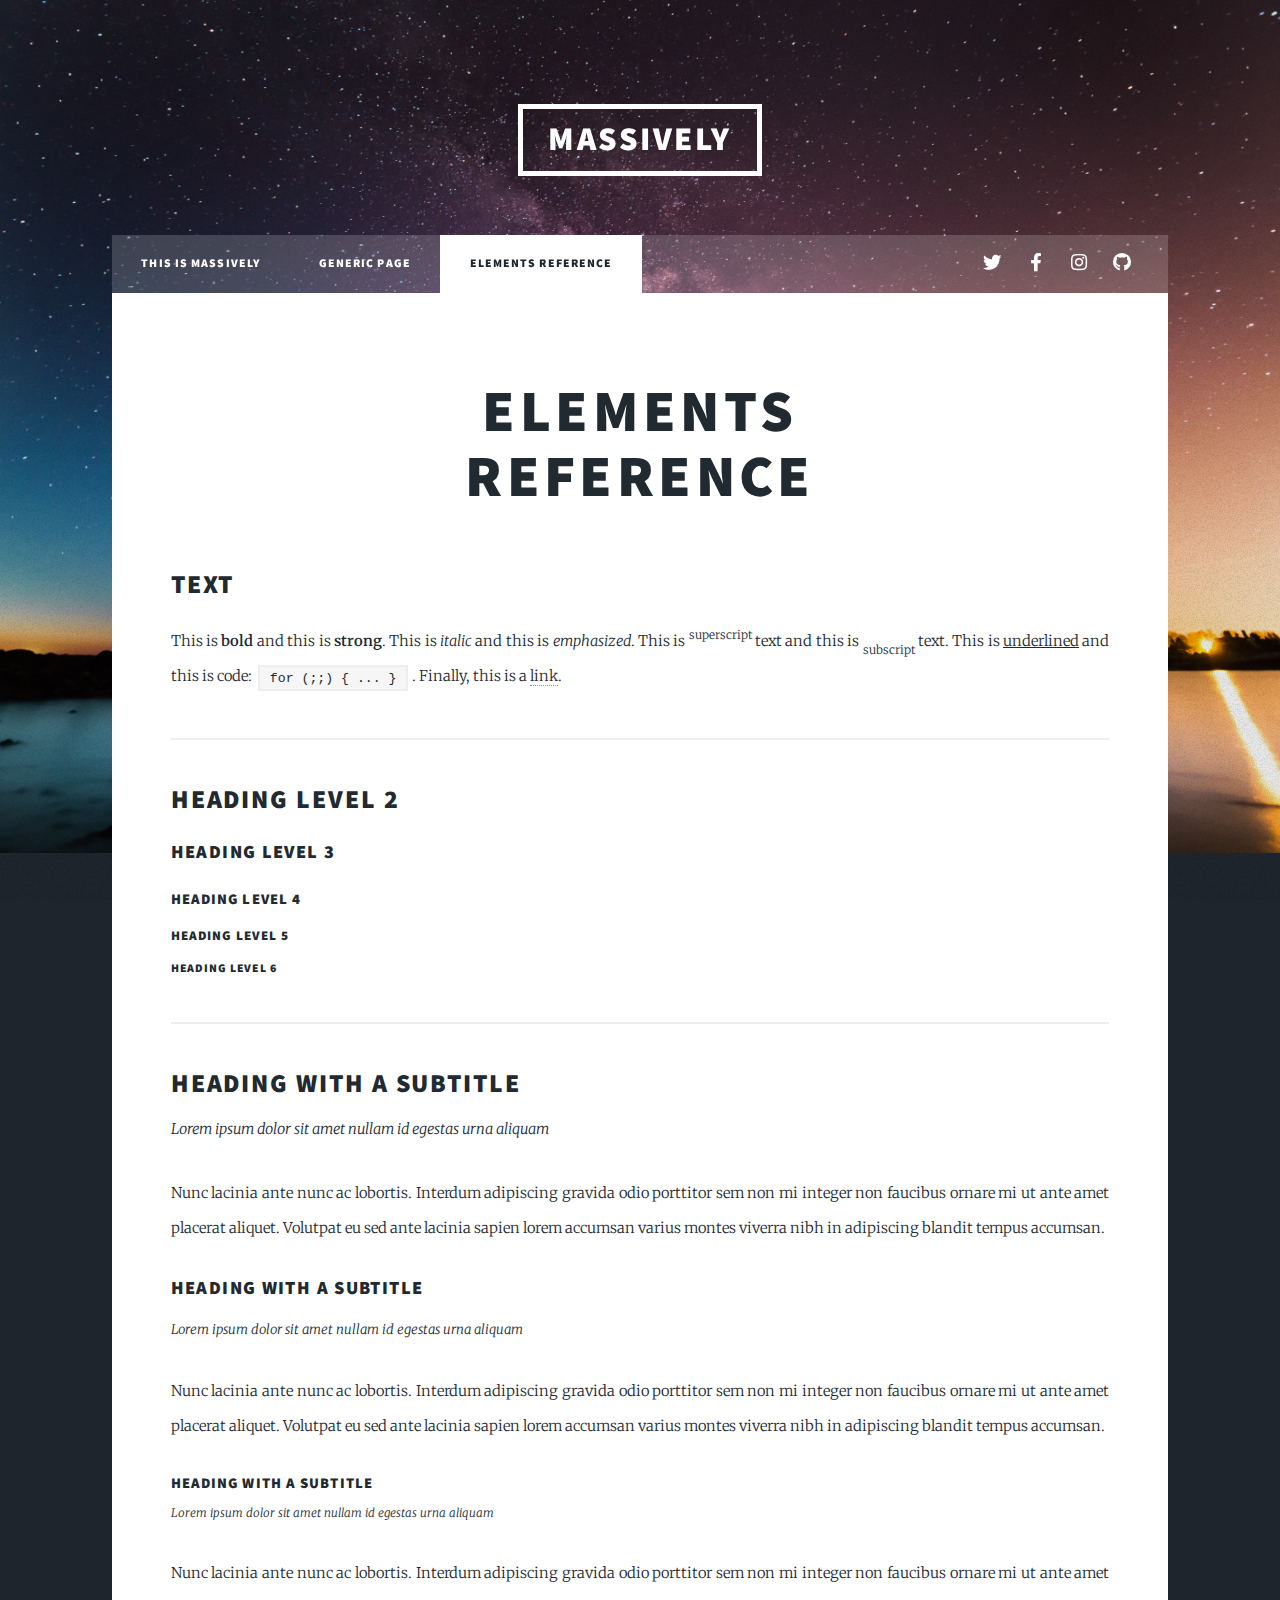
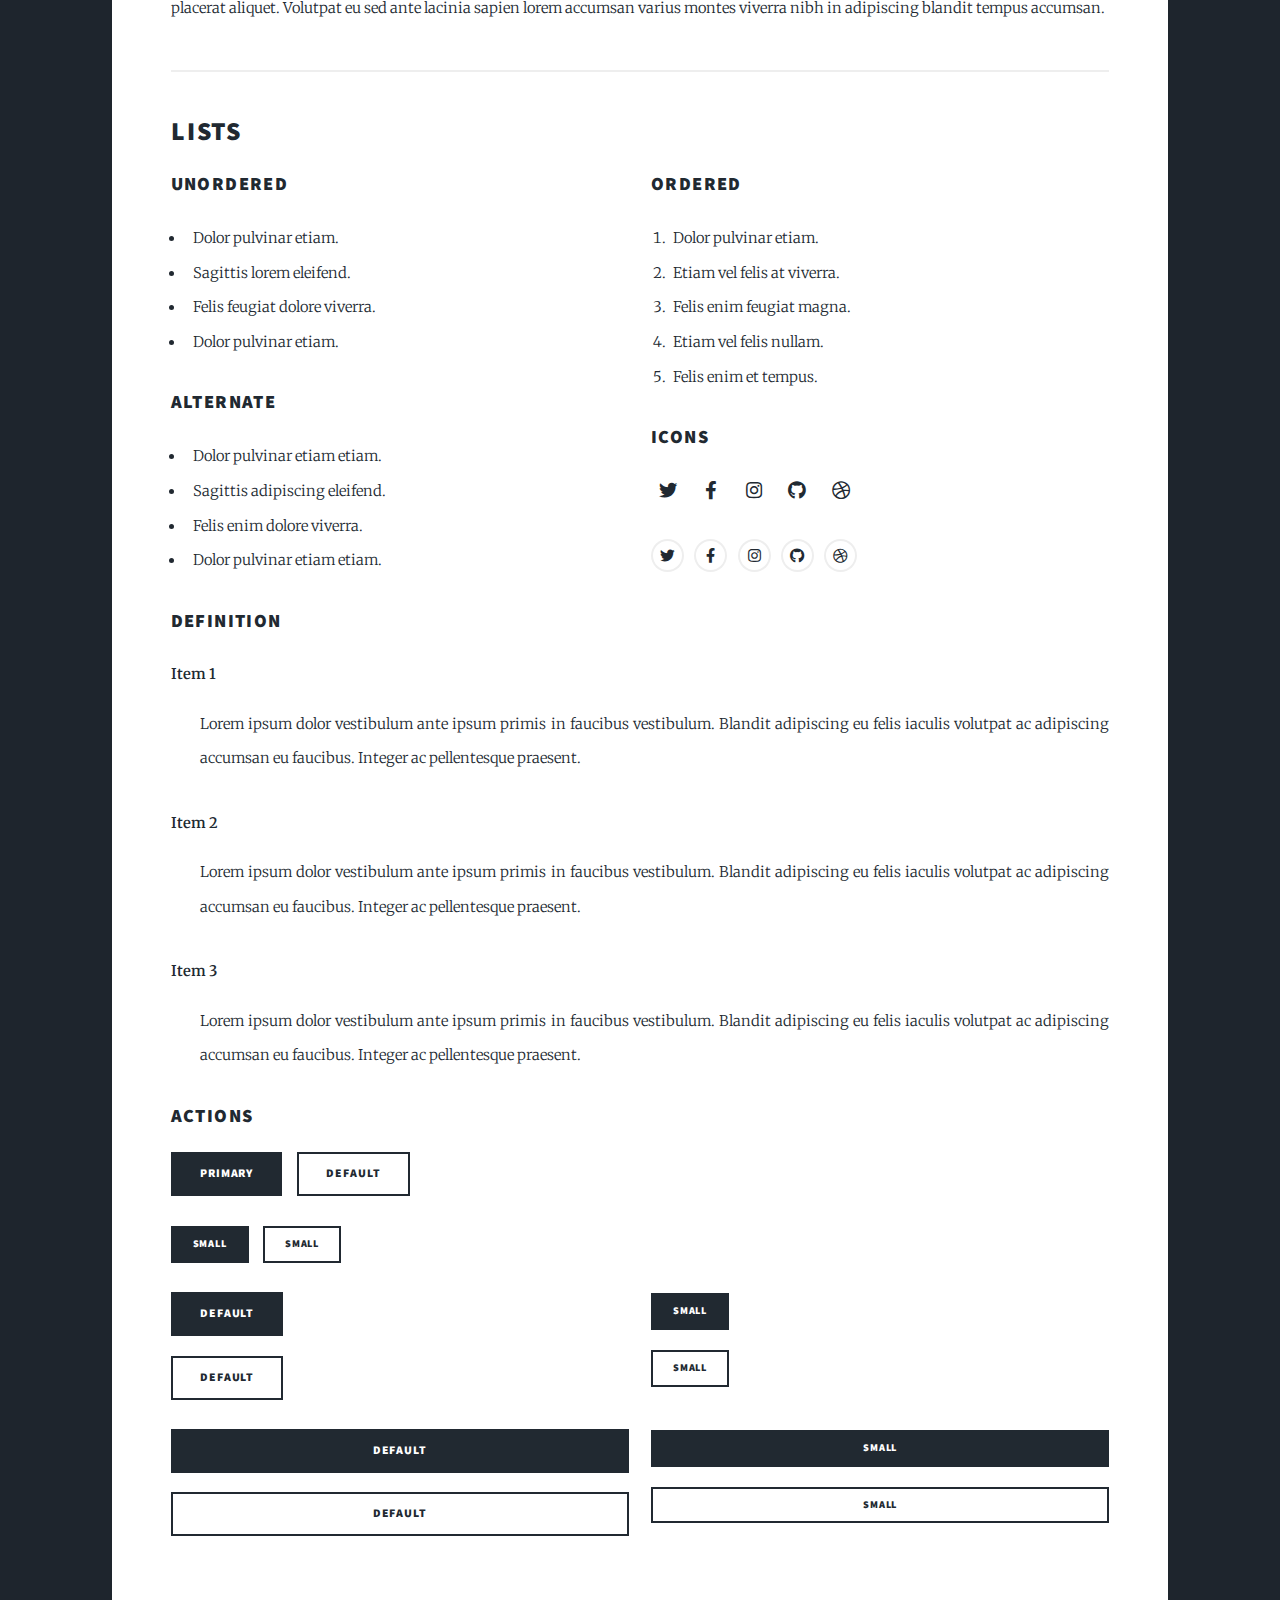
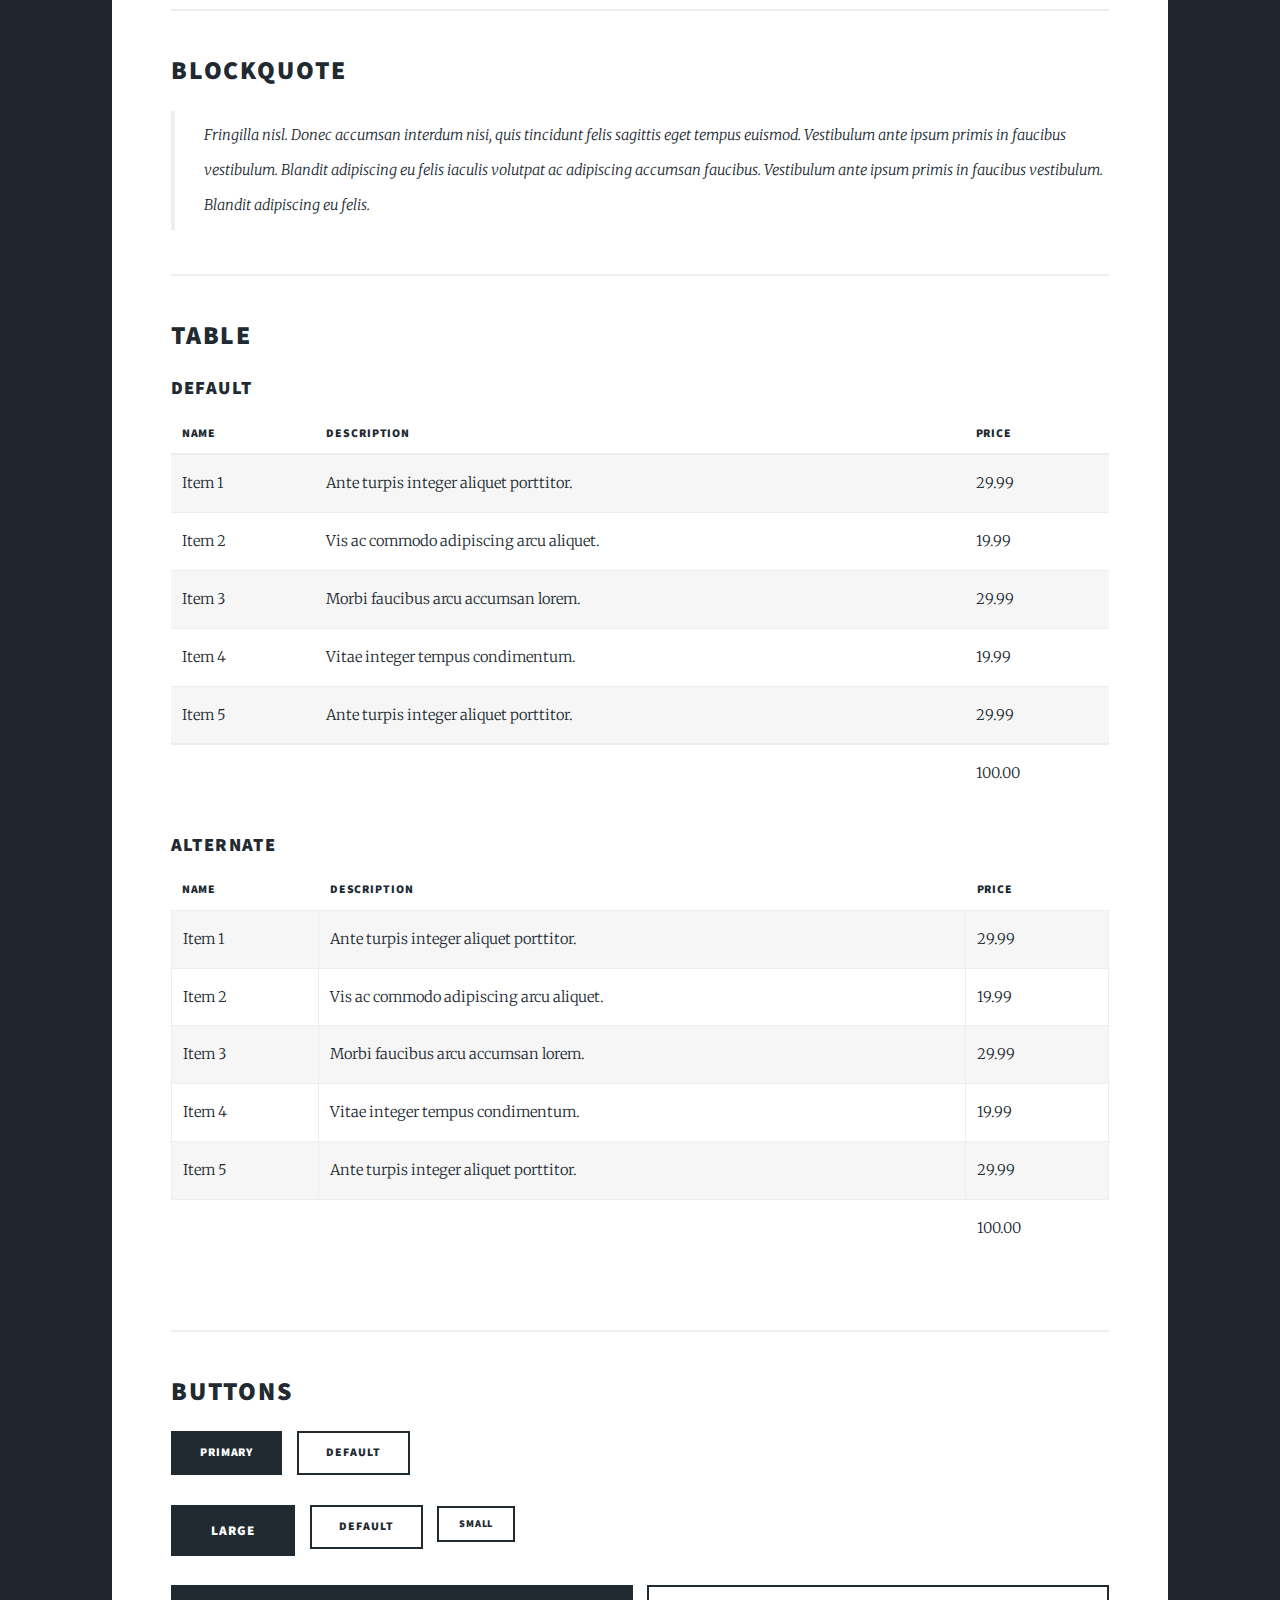
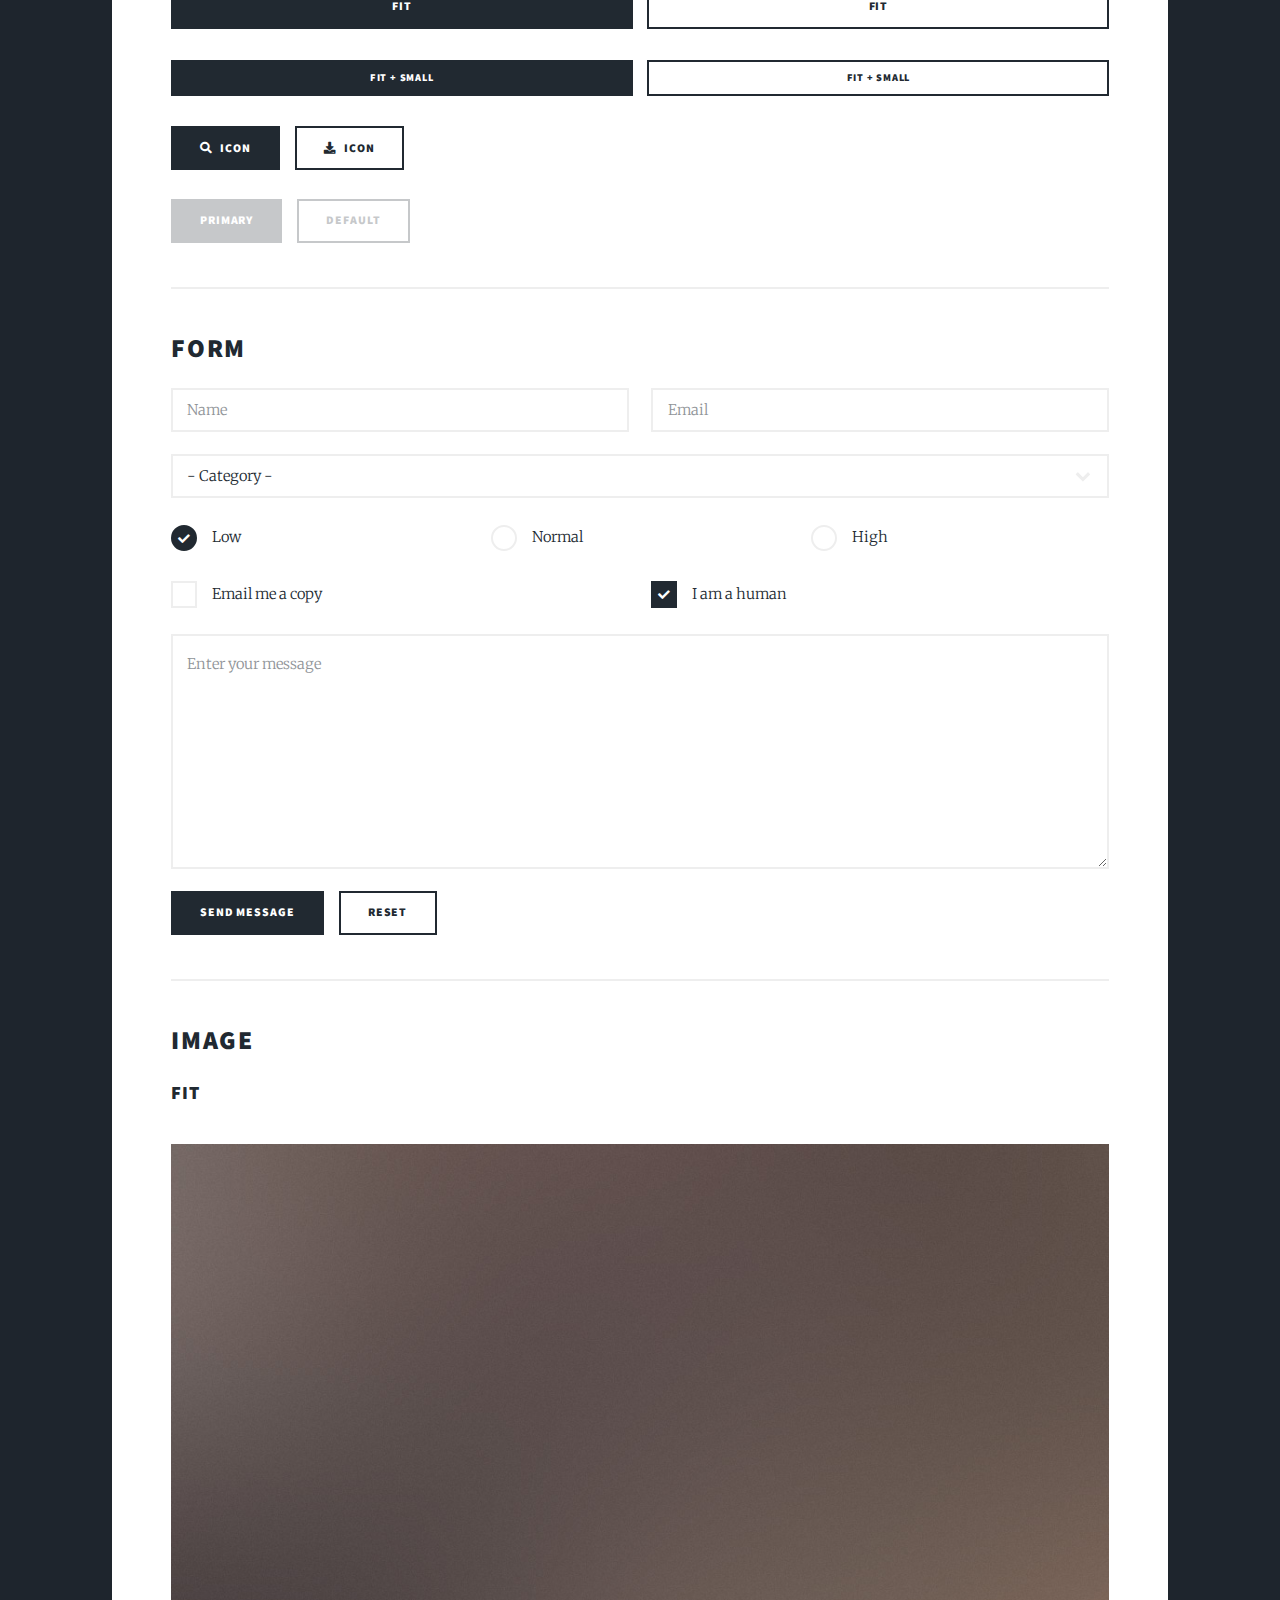
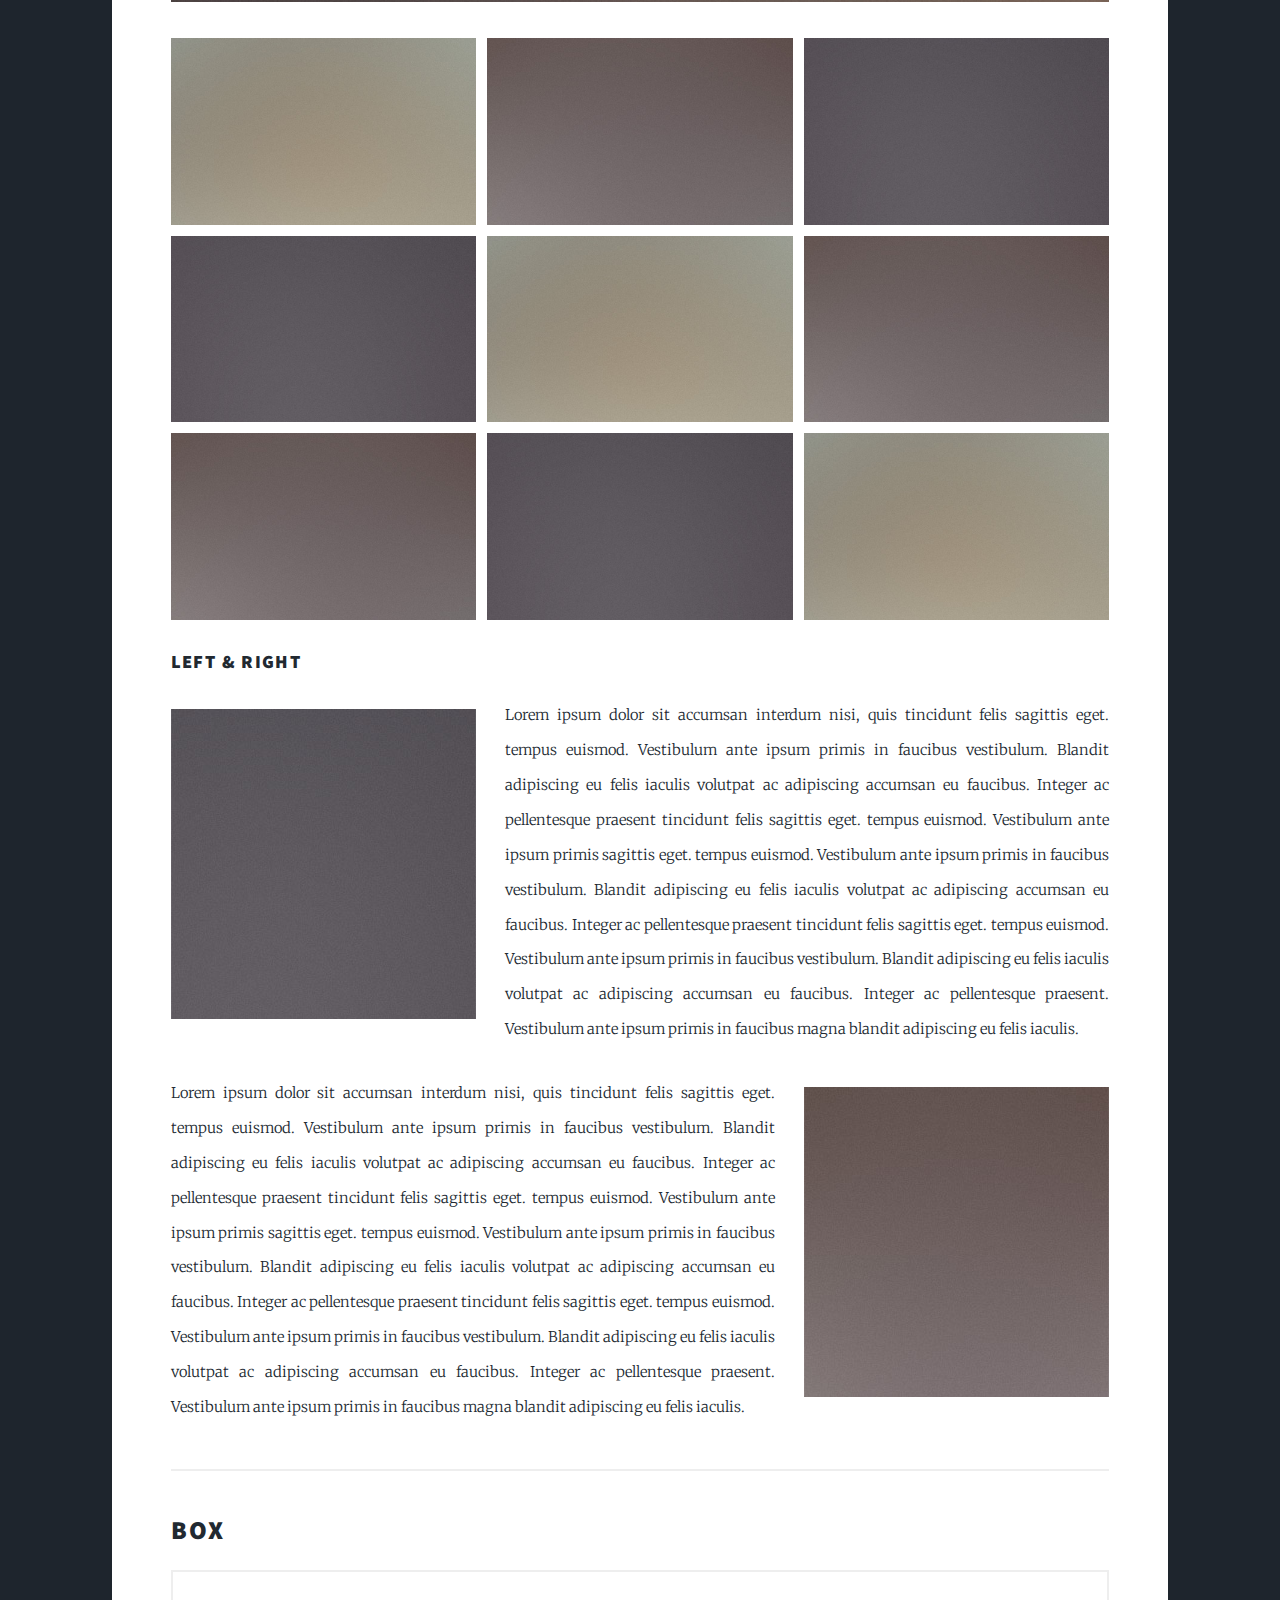
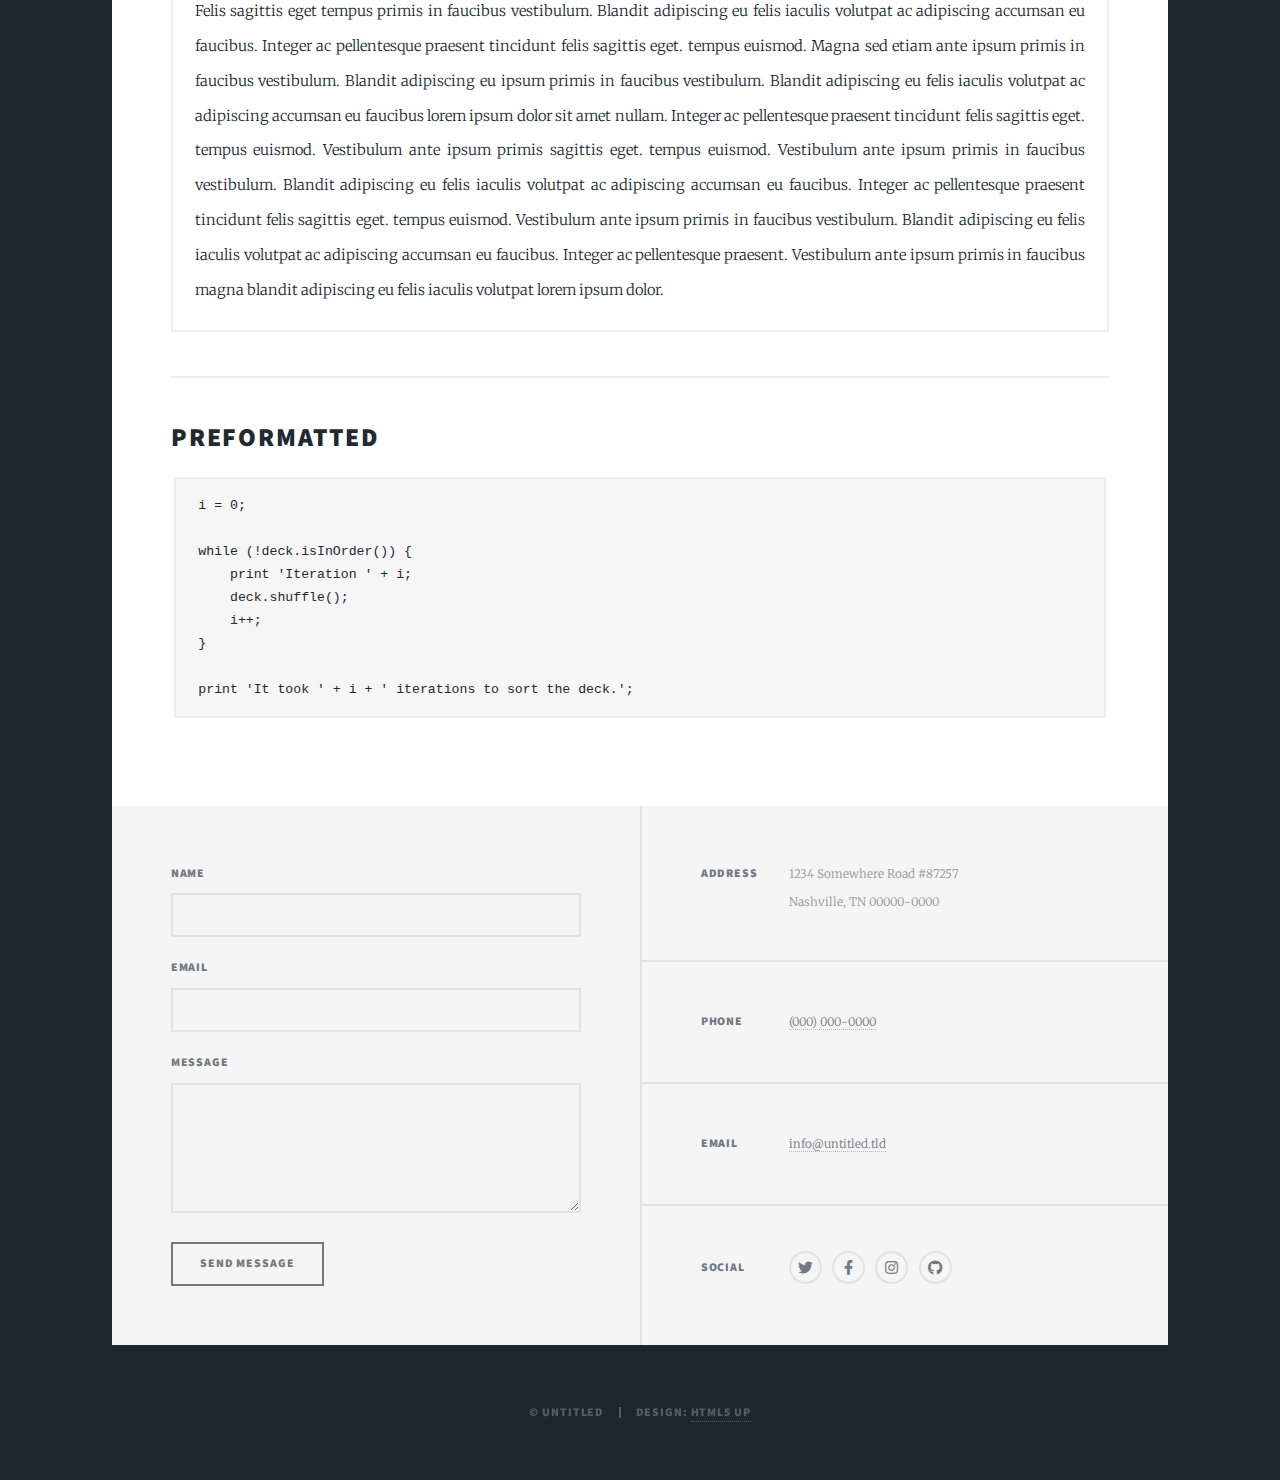
<file: elements.html>
<!DOCTYPE HTML>
<!--
	Massively by HTML5 UP
	html5up.net | @ajlkn
	Free for personal and commercial use under the CCA 3.0 license (html5up.net/license)
-->
<html>
	<head>
		<title>Elements Reference - Massively by HTML5 UP</title>
		<meta charset="utf-8" />
		<meta name="viewport" content="width=device-width, initial-scale=1, user-scalable=no" />
		<link rel="stylesheet" href="assets/css/main.css" />
		<noscript><link rel="stylesheet" href="assets/css/noscript.css" /></noscript>
	</head>
	<body class="is-preload">

		<!-- Wrapper -->
			<div id="wrapper">

				<!-- Header -->
					<header id="header">
						<a href="index.html" class="logo">Massively</a>
					</header>

				<!-- Nav -->
					<nav id="nav">
						<ul class="links">
							<li><a href="index.html">This is Massively</a></li>
							<li><a href="generic.html">Generic Page</a></li>
							<li class="active"><a href="elements.html">Elements Reference</a></li>
						</ul>
						<ul class="icons">
							<li><a href="#" class="icon brands fa-twitter"><span class="label">Twitter</span></a></li>
							<li><a href="#" class="icon brands fa-facebook-f"><span class="label">Facebook</span></a></li>
							<li><a href="#" class="icon brands fa-instagram"><span class="label">Instagram</span></a></li>
							<li><a href="#" class="icon brands fa-github"><span class="label">GitHub</span></a></li>
						</ul>
					</nav>

				<!-- Main -->
					<div id="main">

						<!-- Post -->
							<section class="post">
								<header class="major">
									<h1>Elements<br />
									Reference</h1>
								</header>

								<!-- Text stuff -->
									<h2>Text</h2>
									<p>This is <b>bold</b> and this is <strong>strong</strong>. This is <i>italic</i> and this is <em>emphasized</em>.
									This is <sup>superscript</sup> text and this is <sub>subscript</sub> text.
									This is <u>underlined</u> and this is code: <code>for (;;) { ... }</code>.
									Finally, this is a <a href="#">link</a>.</p>
									<hr />
									<h2>Heading Level 2</h2>
									<h3>Heading Level 3</h3>
									<h4>Heading Level 4</h4>
									<h5>Heading Level 5</h5>
									<h6>Heading Level 6</h6>
									<hr />
									<header>
										<h2>Heading with a Subtitle</h2>
										<p>Lorem ipsum dolor sit amet nullam id egestas urna aliquam</p>
									</header>
									<p>Nunc lacinia ante nunc ac lobortis. Interdum adipiscing gravida odio porttitor sem non mi integer non faucibus ornare mi ut ante amet placerat aliquet. Volutpat eu sed ante lacinia sapien lorem accumsan varius montes viverra nibh in adipiscing blandit tempus accumsan.</p>
									<header>
										<h3>Heading with a Subtitle</h3>
										<p>Lorem ipsum dolor sit amet nullam id egestas urna aliquam</p>
									</header>
									<p>Nunc lacinia ante nunc ac lobortis. Interdum adipiscing gravida odio porttitor sem non mi integer non faucibus ornare mi ut ante amet placerat aliquet. Volutpat eu sed ante lacinia sapien lorem accumsan varius montes viverra nibh in adipiscing blandit tempus accumsan.</p>
									<header>
										<h4>Heading with a Subtitle</h4>
										<p>Lorem ipsum dolor sit amet nullam id egestas urna aliquam</p>
									</header>
									<p>Nunc lacinia ante nunc ac lobortis. Interdum adipiscing gravida odio porttitor sem non mi integer non faucibus ornare mi ut ante amet placerat aliquet. Volutpat eu sed ante lacinia sapien lorem accumsan varius montes viverra nibh in adipiscing blandit tempus accumsan.</p>

									<hr />

								<!-- Lists -->
									<h2>Lists</h2>
									<div class="row">
										<div class="col-6 col-12-small">

											<h3>Unordered</h3>
											<ul>
												<li>Dolor pulvinar etiam.</li>
												<li>Sagittis lorem eleifend.</li>
												<li>Felis feugiat dolore viverra.</li>
												<li>Dolor pulvinar etiam.</li>
											</ul>

											<h3>Alternate</h3>
											<ul class="alt">
												<li>Dolor pulvinar etiam etiam.</li>
												<li>Sagittis adipiscing eleifend.</li>
												<li>Felis enim dolore viverra.</li>
												<li>Dolor pulvinar etiam etiam.</li>
											</ul>

										</div>
										<div class="col-6 col-12-small">

											<h3>Ordered</h3>
											<ol>
												<li>Dolor pulvinar etiam.</li>
												<li>Etiam vel felis at viverra.</li>
												<li>Felis enim feugiat magna.</li>
												<li>Etiam vel felis nullam.</li>
												<li>Felis enim et tempus.</li>
											</ol>

											<h3>Icons</h3>
											<ul class="icons">
												<li><a href="#" class="icon brands fa-twitter"><span class="label">Twitter</span></a></li>
												<li><a href="#" class="icon brands fa-facebook-f"><span class="label">Facebook</span></a></li>
												<li><a href="#" class="icon brands fa-instagram"><span class="label">Instagram</span></a></li>
												<li><a href="#" class="icon brands fa-github"><span class="label">Github</span></a></li>
												<li><a href="#" class="icon brands fa-dribbble"><span class="label">Dribbble</span></a></li>
											</ul>
											<ul class="icons alt">
												<li><a href="#" class="icon brands alt fa-twitter"><span class="label">Twitter</span></a></li>
												<li><a href="#" class="icon brands alt fa-facebook-f"><span class="label">Facebook</span></a></li>
												<li><a href="#" class="icon brands alt fa-instagram"><span class="label">Instagram</span></a></li>
												<li><a href="#" class="icon brands alt fa-github"><span class="label">Github</span></a></li>
												<li><a href="#" class="icon brands alt fa-dribbble"><span class="label">Dribbble</span></a></li>
											</ul>

										</div>
									</div>
									<h3>Definition</h3>
									<dl>
										<dt>Item 1</dt>
										<dd>
											<p>Lorem ipsum dolor vestibulum ante ipsum primis in faucibus vestibulum. Blandit adipiscing eu felis iaculis volutpat ac adipiscing accumsan eu faucibus. Integer ac pellentesque praesent.</p>
										</dd>
										<dt>Item 2</dt>
										<dd>
											<p>Lorem ipsum dolor vestibulum ante ipsum primis in faucibus vestibulum. Blandit adipiscing eu felis iaculis volutpat ac adipiscing accumsan eu faucibus. Integer ac pellentesque praesent.</p>
										</dd>
										<dt>Item 3</dt>
										<dd>
											<p>Lorem ipsum dolor vestibulum ante ipsum primis in faucibus vestibulum. Blandit adipiscing eu felis iaculis volutpat ac adipiscing accumsan eu faucibus. Integer ac pellentesque praesent.</p>
										</dd>
									</dl>

									<h3>Actions</h3>
									<ul class="actions">
										<li><a href="#" class="button primary">Primary</a></li>
										<li><a href="#" class="button">Default</a></li>
									</ul>
									<ul class="actions small">
										<li><a href="#" class="button primary small">Small</a></li>
										<li><a href="#" class="button small">Small</a></li>
									</ul>
									<div class="row">
										<div class="col-6 col-12-small">
											<ul class="actions stacked">
												<li><a href="#" class="button primary">Default</a></li>
												<li><a href="#" class="button">Default</a></li>
											</ul>
										</div>
										<div class="col-6 col-12-small">
											<ul class="actions stacked">
												<li><a href="#" class="button primary small">Small</a></li>
												<li><a href="#" class="button small">Small</a></li>
											</ul>
										</div>
									</div>
									<div class="row">
										<div class="col-6 col-12-small">
											<ul class="actions stacked">
												<li><a href="#" class="button primary fit">Default</a></li>
												<li><a href="#" class="button fit">Default</a></li>
											</ul>
										</div>
										<div class="col-6 col-12-small">
											<ul class="actions stacked">
												<li><a href="#" class="button primary small fit">Small</a></li>
												<li><a href="#" class="button small fit">Small</a></li>
											</ul>
										</div>
									</div>

									<hr />

								<!-- Blockquote -->
									<h2>Blockquote</h2>
									<blockquote>Fringilla nisl. Donec accumsan interdum nisi, quis tincidunt felis sagittis eget tempus euismod. Vestibulum ante ipsum primis in faucibus vestibulum. Blandit adipiscing eu felis iaculis volutpat ac adipiscing accumsan faucibus. Vestibulum ante ipsum primis in faucibus vestibulum. Blandit adipiscing eu felis.</blockquote>

									<hr />

								<!-- Table -->
									<h2>Table</h2>

									<h3>Default</h3>
									<div class="table-wrapper">
										<table>
											<thead>
												<tr>
													<th>Name</th>
													<th>Description</th>
													<th>Price</th>
												</tr>
											</thead>
											<tbody>
												<tr>
													<td>Item 1</td>
													<td>Ante turpis integer aliquet porttitor.</td>
													<td>29.99</td>
												</tr>
												<tr>
													<td>Item 2</td>
													<td>Vis ac commodo adipiscing arcu aliquet.</td>
													<td>19.99</td>
												</tr>
												<tr>
													<td>Item 3</td>
													<td> Morbi faucibus arcu accumsan lorem.</td>
													<td>29.99</td>
												</tr>
												<tr>
													<td>Item 4</td>
													<td>Vitae integer tempus condimentum.</td>
													<td>19.99</td>
												</tr>
												<tr>
													<td>Item 5</td>
													<td>Ante turpis integer aliquet porttitor.</td>
													<td>29.99</td>
												</tr>
											</tbody>
											<tfoot>
												<tr>
													<td colspan="2"></td>
													<td>100.00</td>
												</tr>
											</tfoot>
										</table>
									</div>

									<h3>Alternate</h3>
									<div class="table-wrapper">
										<table class="alt">
											<thead>
												<tr>
													<th>Name</th>
													<th>Description</th>
													<th>Price</th>
												</tr>
											</thead>
											<tbody>
												<tr>
													<td>Item 1</td>
													<td>Ante turpis integer aliquet porttitor.</td>
													<td>29.99</td>
												</tr>
												<tr>
													<td>Item 2</td>
													<td>Vis ac commodo adipiscing arcu aliquet.</td>
													<td>19.99</td>
												</tr>
												<tr>
													<td>Item 3</td>
													<td> Morbi faucibus arcu accumsan lorem.</td>
													<td>29.99</td>
												</tr>
												<tr>
													<td>Item 4</td>
													<td>Vitae integer tempus condimentum.</td>
													<td>19.99</td>
												</tr>
												<tr>
													<td>Item 5</td>
													<td>Ante turpis integer aliquet porttitor.</td>
													<td>29.99</td>
												</tr>
											</tbody>
											<tfoot>
												<tr>
													<td colspan="2"></td>
													<td>100.00</td>
												</tr>
											</tfoot>
										</table>
									</div>

									<hr />

								<!-- Buttons -->
									<h2>Buttons</h2>
									<ul class="actions">
										<li><a href="#" class="button primary">Primary</a></li>
										<li><a href="#" class="button">Default</a></li>
									</ul>
									<ul class="actions">
										<li><a href="#" class="button primary large">Large</a></li>
										<li><a href="#" class="button">Default</a></li>
										<li><a href="#" class="button small">Small</a></li>
									</ul>
									<ul class="actions fit">
										<li><a href="#" class="button primary fit">Fit</a></li>
										<li><a href="#" class="button fit">Fit</a></li>
									</ul>
									<ul class="actions fit small">
										<li><a href="#" class="button primary fit small">Fit + Small</a></li>
										<li><a href="#" class="button fit small">Fit + Small</a></li>
									</ul>
									<ul class="actions">
										<li><a href="#" class="button primary icon solid fa-search">Icon</a></li>
										<li><a href="#" class="button icon solid fa-download">Icon</a></li>
									</ul>
									<ul class="actions">
										<li><span class="button primary disabled">Primary</span></li>
										<li><span class="button disabled">Default</span></li>
									</ul>

									<hr />

								<!-- Form -->
									<h2>Form</h2>

									<form method="post" action="#">
										<div class="row gtr-uniform">
											<div class="col-6 col-12-xsmall">
												<input type="text" name="demo-name" id="demo-name" value="" placeholder="Name" />
											</div>
											<div class="col-6 col-12-xsmall">
												<input type="email" name="demo-email" id="demo-email" value="" placeholder="Email" />
											</div>
											<!-- Break -->
											<div class="col-12">
												<select name="demo-category" id="demo-category">
													<option value="">- Category -</option>
													<option value="1">Manufacturing</option>
													<option value="1">Shipping</option>
													<option value="1">Administration</option>
													<option value="1">Human Resources</option>
												</select>
											</div>
											<!-- Break -->
											<div class="col-4 col-12-small">
												<input type="radio" id="demo-priority-low" name="demo-priority" checked>
												<label for="demo-priority-low">Low</label>
											</div>
											<div class="col-4 col-12-small">
												<input type="radio" id="demo-priority-normal" name="demo-priority">
												<label for="demo-priority-normal">Normal</label>
											</div>
											<div class="col-4 col-12-small">
												<input type="radio" id="demo-priority-high" name="demo-priority">
												<label for="demo-priority-high">High</label>
											</div>
											<!-- Break -->
											<div class="col-6 col-12-small">
												<input type="checkbox" id="demo-copy" name="demo-copy">
												<label for="demo-copy">Email me a copy</label>
											</div>
											<div class="col-6 col-12-small">
												<input type="checkbox" id="demo-human" name="demo-human" checked>
												<label for="demo-human">I am a human</label>
											</div>
											<!-- Break -->
											<div class="col-12">
												<textarea name="demo-message" id="demo-message" placeholder="Enter your message" rows="6"></textarea>
											</div>
											<!-- Break -->
											<div class="col-12">
												<ul class="actions">
													<li><input type="submit" value="Send Message" class="primary" /></li>
													<li><input type="reset" value="Reset" /></li>
												</ul>
											</div>
										</div>
									</form>

									<hr />

								<!-- Image -->
									<h2>Image</h2>

									<h3>Fit</h3>
									<span class="image fit"><img src="images/pic01.jpg" alt="" /></span>
									<div class="box alt">
										<div class="row gtr-50 gtr-uniform">
											<div class="col-4"><span class="image fit"><img src="images/pic02.jpg" alt="" /></span></div>
											<div class="col-4"><span class="image fit"><img src="images/pic03.jpg" alt="" /></span></div>
											<div class="col-4"><span class="image fit"><img src="images/pic04.jpg" alt="" /></span></div>
											<!-- Break -->
											<div class="col-4"><span class="image fit"><img src="images/pic04.jpg" alt="" /></span></div>
											<div class="col-4"><span class="image fit"><img src="images/pic02.jpg" alt="" /></span></div>
											<div class="col-4"><span class="image fit"><img src="images/pic03.jpg" alt="" /></span></div>
											<!-- Break -->
											<div class="col-4"><span class="image fit"><img src="images/pic03.jpg" alt="" /></span></div>
											<div class="col-4"><span class="image fit"><img src="images/pic04.jpg" alt="" /></span></div>
											<div class="col-4"><span class="image fit"><img src="images/pic02.jpg" alt="" /></span></div>
										</div>
									</div>

									<h3>Left &amp; Right</h3>
									<p><span class="image left"><img src="images/pic08.jpg" alt="" /></span>Lorem ipsum dolor sit accumsan interdum nisi, quis tincidunt felis sagittis eget. tempus euismod. Vestibulum ante ipsum primis in faucibus vestibulum. Blandit adipiscing eu felis iaculis volutpat ac adipiscing accumsan eu faucibus. Integer ac pellentesque praesent tincidunt felis sagittis eget. tempus euismod. Vestibulum ante ipsum primis sagittis eget. tempus euismod. Vestibulum ante ipsum primis in faucibus vestibulum. Blandit adipiscing eu felis iaculis volutpat ac adipiscing accumsan eu faucibus. Integer ac pellentesque praesent tincidunt felis sagittis eget. tempus euismod. Vestibulum ante ipsum primis in faucibus vestibulum. Blandit adipiscing eu felis iaculis volutpat ac adipiscing accumsan eu faucibus. Integer ac pellentesque praesent. Vestibulum ante ipsum primis in faucibus magna blandit adipiscing eu felis iaculis.</p>
									<p><span class="image right"><img src="images/pic09.jpg" alt="" /></span>Lorem ipsum dolor sit accumsan interdum nisi, quis tincidunt felis sagittis eget. tempus euismod. Vestibulum ante ipsum primis in faucibus vestibulum. Blandit adipiscing eu felis iaculis volutpat ac adipiscing accumsan eu faucibus. Integer ac pellentesque praesent tincidunt felis sagittis eget. tempus euismod. Vestibulum ante ipsum primis sagittis eget. tempus euismod. Vestibulum ante ipsum primis in faucibus vestibulum. Blandit adipiscing eu felis iaculis volutpat ac adipiscing accumsan eu faucibus. Integer ac pellentesque praesent tincidunt felis sagittis eget. tempus euismod. Vestibulum ante ipsum primis in faucibus vestibulum. Blandit adipiscing eu felis iaculis volutpat ac adipiscing accumsan eu faucibus. Integer ac pellentesque praesent. Vestibulum ante ipsum primis in faucibus magna blandit adipiscing eu felis iaculis.</p>

									<hr />

								<!-- Box -->
									<h2>Box</h2>
									<div class="box">
										<p>Felis sagittis eget tempus primis in faucibus vestibulum. Blandit adipiscing eu felis iaculis volutpat ac adipiscing accumsan eu faucibus. Integer ac pellentesque praesent tincidunt felis sagittis eget. tempus euismod. Magna sed etiam ante ipsum primis in faucibus vestibulum. Blandit adipiscing eu ipsum primis in faucibus vestibulum. Blandit adipiscing eu felis iaculis volutpat ac adipiscing accumsan eu faucibus lorem ipsum dolor sit amet nullam. Integer ac pellentesque praesent tincidunt felis sagittis eget. tempus euismod. Vestibulum ante ipsum primis sagittis eget. tempus euismod. Vestibulum ante ipsum primis in faucibus vestibulum. Blandit adipiscing eu felis iaculis volutpat ac adipiscing accumsan eu faucibus. Integer ac pellentesque praesent tincidunt felis sagittis eget. tempus euismod. Vestibulum ante ipsum primis in faucibus vestibulum. Blandit adipiscing eu felis iaculis volutpat ac adipiscing accumsan eu faucibus. Integer ac pellentesque praesent. Vestibulum ante ipsum primis in faucibus magna blandit adipiscing eu felis iaculis volutpat lorem ipsum dolor.</p>
									</div>

									<hr />

								<!-- Preformatted Code -->
									<h2>Preformatted</h2>
									<pre><code>i = 0;

while (!deck.isInOrder()) {
    print 'Iteration ' + i;
    deck.shuffle();
    i++;
}

print 'It took ' + i + ' iterations to sort the deck.';
</code></pre>

							</section>

					</div>

				<!-- Footer -->
					<footer id="footer">
						<section>
							<form method="post" action="#">
								<div class="fields">
									<div class="field">
										<label for="name">Name</label>
										<input type="text" name="name" id="name" />
									</div>
									<div class="field">
										<label for="email">Email</label>
										<input type="text" name="email" id="email" />
									</div>
									<div class="field">
										<label for="message">Message</label>
										<textarea name="message" id="message" rows="3"></textarea>
									</div>
								</div>
								<ul class="actions">
									<li><input type="submit" value="Send Message" /></li>
								</ul>
							</form>
						</section>
						<section class="split contact">
							<section class="alt">
								<h3>Address</h3>
								<p>1234 Somewhere Road #87257<br />
								Nashville, TN 00000-0000</p>
							</section>
							<section>
								<h3>Phone</h3>
								<p><a href="#">(000) 000-0000</a></p>
							</section>
							<section>
								<h3>Email</h3>
								<p><a href="#">info@untitled.tld</a></p>
							</section>
							<section>
								<h3>Social</h3>
								<ul class="icons alt">
									<li><a href="#" class="icon brands alt fa-twitter"><span class="label">Twitter</span></a></li>
									<li><a href="#" class="icon brands alt fa-facebook-f"><span class="label">Facebook</span></a></li>
									<li><a href="#" class="icon brands alt fa-instagram"><span class="label">Instagram</span></a></li>
									<li><a href="#" class="icon brands alt fa-github"><span class="label">GitHub</span></a></li>
								</ul>
							</section>
						</section>
					</footer>

				<!-- Copyright -->
					<div id="copyright">
						<ul><li>&copy; Untitled</li><li>Design: <a href="https://html5up.net">HTML5 UP</a></li></ul>
					</div>

			</div>

		<!-- Scripts -->
			<script src="assets/js/jquery.min.js"></script>
			<script src="assets/js/jquery.scrollex.min.js"></script>
			<script src="assets/js/jquery.scrolly.min.js"></script>
			<script src="assets/js/browser.min.js"></script>
			<script src="assets/js/breakpoints.min.js"></script>
			<script src="assets/js/util.js"></script>
			<script src="assets/js/main.js"></script>

	</body>
</html>
</file>
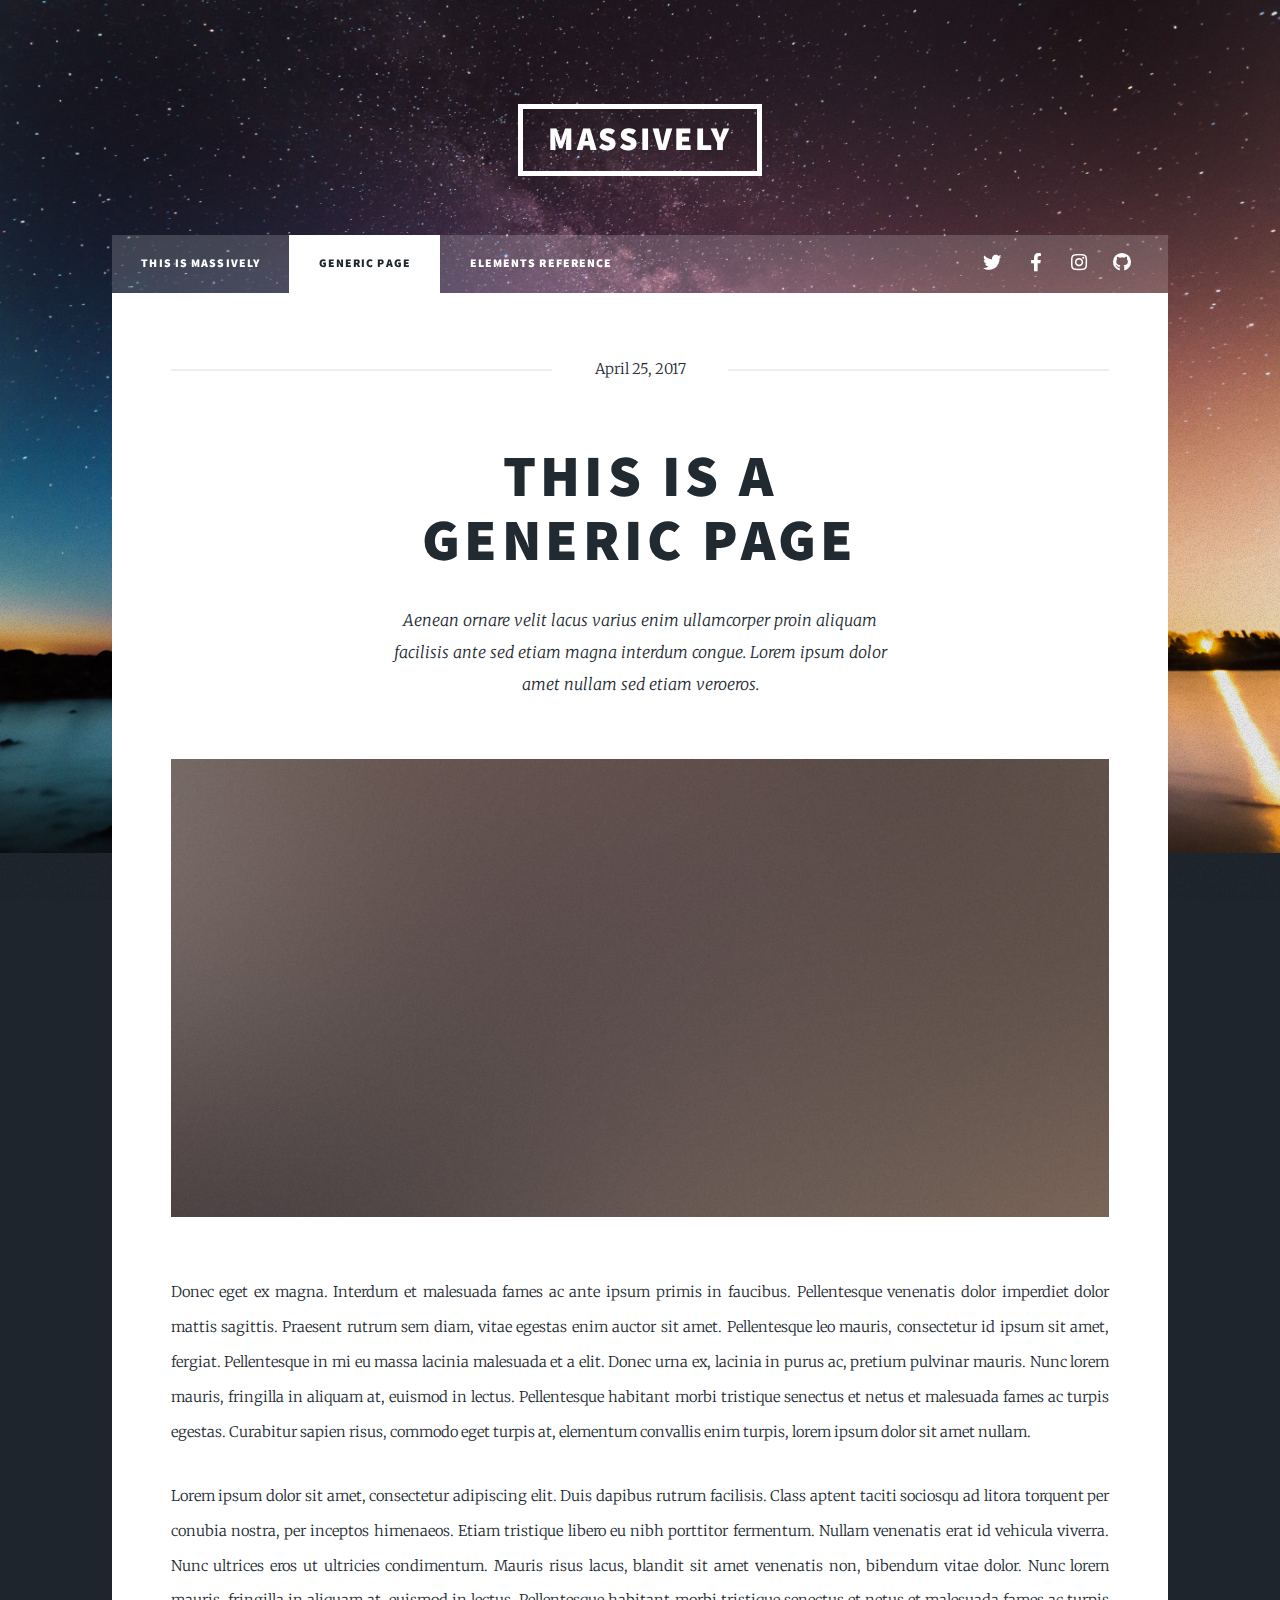
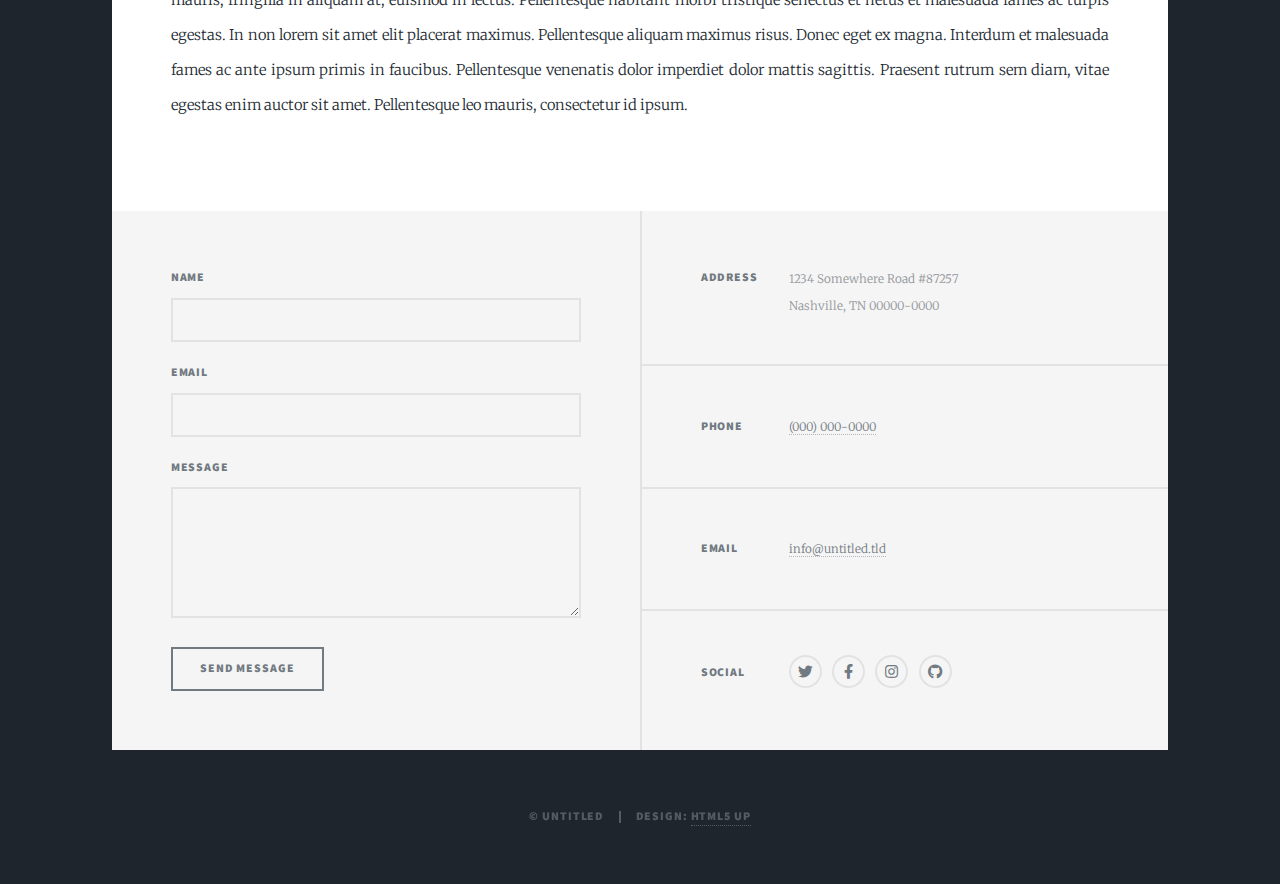
<file: generic.html>
<!DOCTYPE HTML>
<!--
	Massively by HTML5 UP
	html5up.net | @ajlkn
	Free for personal and commercial use under the CCA 3.0 license (html5up.net/license)
-->
<html>
	<head>
		<title>Generic Page - Massively by HTML5 UP</title>
		<meta charset="utf-8" />
		<meta name="viewport" content="width=device-width, initial-scale=1, user-scalable=no" />
		<link rel="stylesheet" href="assets/css/main.css" />
		<noscript><link rel="stylesheet" href="assets/css/noscript.css" /></noscript>
	</head>
	<body class="is-preload">

		<!-- Wrapper -->
			<div id="wrapper">

				<!-- Header -->
					<header id="header">
						<a href="index.html" class="logo">Massively</a>
					</header>

				<!-- Nav -->
					<nav id="nav">
						<ul class="links">
							<li><a href="index.html">This is Massively</a></li>
							<li class="active"><a href="generic.html">Generic Page</a></li>
							<li><a href="elements.html">Elements Reference</a></li>
						</ul>
						<ul class="icons">
							<li><a href="#" class="icon brands fa-twitter"><span class="label">Twitter</span></a></li>
							<li><a href="#" class="icon brands fa-facebook-f"><span class="label">Facebook</span></a></li>
							<li><a href="#" class="icon brands fa-instagram"><span class="label">Instagram</span></a></li>
							<li><a href="#" class="icon brands fa-github"><span class="label">GitHub</span></a></li>
						</ul>
					</nav>

				<!-- Main -->
					<div id="main">

						<!-- Post -->
							<section class="post">
								<header class="major">
									<span class="date">April 25, 2017</span>
									<h1>This is a<br />
									Generic Page</h1>
									<p>Aenean ornare velit lacus varius enim ullamcorper proin aliquam<br />
									facilisis ante sed etiam magna interdum congue. Lorem ipsum dolor<br />
									amet nullam sed etiam veroeros.</p>
								</header>
								<div class="image main"><img src="images/pic01.jpg" alt="" /></div>
								<p>Donec eget ex magna. Interdum et malesuada fames ac ante ipsum primis in faucibus. Pellentesque venenatis dolor imperdiet dolor mattis sagittis. Praesent rutrum sem diam, vitae egestas enim auctor sit amet. Pellentesque leo mauris, consectetur id ipsum sit amet, fergiat. Pellentesque in mi eu massa lacinia malesuada et a elit. Donec urna ex, lacinia in purus ac, pretium pulvinar mauris. Nunc lorem mauris, fringilla in aliquam at, euismod in lectus. Pellentesque habitant morbi tristique senectus et netus et malesuada fames ac turpis egestas. Curabitur sapien risus, commodo eget turpis at, elementum convallis enim turpis, lorem ipsum dolor sit amet nullam.</p>
								<p>Lorem ipsum dolor sit amet, consectetur adipiscing elit. Duis dapibus rutrum facilisis. Class aptent taciti sociosqu ad litora torquent per conubia nostra, per inceptos himenaeos. Etiam tristique libero eu nibh porttitor fermentum. Nullam venenatis erat id vehicula viverra. Nunc ultrices eros ut ultricies condimentum. Mauris risus lacus, blandit sit amet venenatis non, bibendum vitae dolor. Nunc lorem mauris, fringilla in aliquam at, euismod in lectus. Pellentesque habitant morbi tristique senectus et netus et malesuada fames ac turpis egestas. In non lorem sit amet elit placerat maximus. Pellentesque aliquam maximus risus. Donec eget ex magna. Interdum et malesuada fames ac ante ipsum primis in faucibus. Pellentesque venenatis dolor imperdiet dolor mattis sagittis. Praesent rutrum sem diam, vitae egestas enim auctor sit amet. Pellentesque leo mauris, consectetur id ipsum.</p>
							</section>

					</div>

				<!-- Footer -->
					<footer id="footer">
						<section>
							<form method="post" action="#">
								<div class="fields">
									<div class="field">
										<label for="name">Name</label>
										<input type="text" name="name" id="name" />
									</div>
									<div class="field">
										<label for="email">Email</label>
										<input type="text" name="email" id="email" />
									</div>
									<div class="field">
										<label for="message">Message</label>
										<textarea name="message" id="message" rows="3"></textarea>
									</div>
								</div>
								<ul class="actions">
									<li><input type="submit" value="Send Message" /></li>
								</ul>
							</form>
						</section>
						<section class="split contact">
							<section class="alt">
								<h3>Address</h3>
								<p>1234 Somewhere Road #87257<br />
								Nashville, TN 00000-0000</p>
							</section>
							<section>
								<h3>Phone</h3>
								<p><a href="#">(000) 000-0000</a></p>
							</section>
							<section>
								<h3>Email</h3>
								<p><a href="#">info@untitled.tld</a></p>
							</section>
							<section>
								<h3>Social</h3>
								<ul class="icons alt">
									<li><a href="#" class="icon brands alt fa-twitter"><span class="label">Twitter</span></a></li>
									<li><a href="#" class="icon brands alt fa-facebook-f"><span class="label">Facebook</span></a></li>
									<li><a href="#" class="icon brands alt fa-instagram"><span class="label">Instagram</span></a></li>
									<li><a href="#" class="icon brands alt fa-github"><span class="label">GitHub</span></a></li>
								</ul>
							</section>
						</section>
					</footer>

				<!-- Copyright -->
					<div id="copyright">
						<ul><li>&copy; Untitled</li><li>Design: <a href="https://html5up.net">HTML5 UP</a></li></ul>
					</div>

			</div>

		<!-- Scripts -->
			<script src="assets/js/jquery.min.js"></script>
			<script src="assets/js/jquery.scrollex.min.js"></script>
			<script src="assets/js/jquery.scrolly.min.js"></script>
			<script src="assets/js/browser.min.js"></script>
			<script src="assets/js/breakpoints.min.js"></script>
			<script src="assets/js/util.js"></script>
			<script src="assets/js/main.js"></script>

	</body>
</html>
</file>
<file: assets/vendors/themify-icons/css/themify-icons.css>
@font-face {
	font-family: 'themify';
	src:url("../fonts/themify.eot?-fvbane");
	src:url("../fonts/themify.eot?#iefix-fvbane") format("embedded-opentype"),
		url("../fonts/themify.woff?-fvbane") format("woff"),
		url("../fonts/themify.ttf?-fvbane") format("truetype"),
		url("../fonts/themify.svg?-fvbane#themify") format("svg");
	font-weight: normal;
	font-style: normal;
}

[class^="ti-"], [class*=" ti-"] {
	font-family: 'themify';
	speak: none;
	font-style: normal;
	font-weight: normal;
	font-variant: normal;
	text-transform: none;
	line-height: 1;

	/* Better Font Rendering =========== */
	-webkit-font-smoothing: antialiased;
	-moz-osx-font-smoothing: grayscale;
}

.ti-wand:before {
	content: "\e600";
}
.ti-volume:before {
	content: "\e601";
}
.ti-user:before {
	content: "\e602";
}
.ti-unlock:before {
	content: "\e603";
}
.ti-unlink:before {
	content: "\e604";
}
.ti-trash:before {
	content: "\e605";
}
.ti-thought:before {
	content: "\e606";
}
.ti-target:before {
	content: "\e607";
}
.ti-tag:before {
	content: "\e608";
}
.ti-tablet:before {
	content: "\e609";
}
.ti-star:before {
	content: "\e60a";
}
.ti-spray:before {
	content: "\e60b";
}
.ti-signal:before {
	content: "\e60c";
}
.ti-shopping-cart:before {
	content: "\e60d";
}
.ti-shopping-cart-full:before {
	content: "\e60e";
}
.ti-settings:before {
	content: "\e60f";
}
.ti-search:before {
	content: "\e610";
}
.ti-zoom-in:before {
	content: "\e611";
}
.ti-zoom-out:before {
	content: "\e612";
}
.ti-cut:before {
	content: "\e613";
}
.ti-ruler:before {
	content: "\e614";
}
.ti-ruler-pencil:before {
	content: "\e615";
}
.ti-ruler-alt:before {
	content: "\e616";
}
.ti-bookmark:before {
	content: "\e617";
}
.ti-bookmark-alt:before {
	content: "\e618";
}
.ti-reload:before {
	content: "\e619";
}
.ti-plus:before {
	content: "\e61a";
}
.ti-pin:before {
	content: "\e61b";
}
.ti-pencil:before {
	content: "\e61c";
}
.ti-pencil-alt:before {
	content: "\e61d";
}
.ti-paint-roller:before {
	content: "\e61e";
}
.ti-paint-bucket:before {
	content: "\e61f";
}
.ti-na:before {
	content: "\e620";
}
.ti-mobile:before {
	content: "\e621";
}
.ti-minus:before {
	content: "\e622";
}
.ti-medall:before {
	content: "\e623";
}
.ti-medall-alt:before {
	content: "\e624";
}
.ti-marker:before {
	content: "\e625";
}
.ti-marker-alt:before {
	content: "\e626";
}
.ti-arrow-up:before {
	content: "\e627";
}
.ti-arrow-right:before {
	content: "\e628";
}
.ti-arrow-left:before {
	content: "\e629";
}
.ti-arrow-down:before {
	content: "\e62a";
}
.ti-lock:before {
	content: "\e62b";
}
.ti-location-arrow:before {
	content: "\e62c";
}
.ti-link:before {
	content: "\e62d";
}
.ti-layout:before {
	content: "\e62e";
}
.ti-layers:before {
	content: "\e62f";
}
.ti-layers-alt:before {
	content: "\e630";
}
.ti-key:before {
	content: "\e631";
}
.ti-import:before {
	content: "\e632";
}
.ti-image:before {
	content: "\e633";
}
.ti-heart:before {
	content: "\e634";
}
.ti-heart-broken:before {
	content: "\e635";
}
.ti-hand-stop:before {
	content: "\e636";
}
.ti-hand-open:before {
	content: "\e637";
}
.ti-hand-drag:before {
	content: "\e638";
}
.ti-folder:before {
	content: "\e639";
}
.ti-flag:before {
	content: "\e63a";
}
.ti-flag-alt:before {
	content: "\e63b";
}
.ti-flag-alt-2:before {
	content: "\e63c";
}
.ti-eye:before {
	content: "\e63d";
}
.ti-export:before {
	content: "\e63e";
}
.ti-exchange-vertical:before {
	content: "\e63f";
}
.ti-desktop:before {
	content: "\e640";
}
.ti-cup:before {
	content: "\e641";
}
.ti-crown:before {
	content: "\e642";
}
.ti-comments:before {
	content: "\e643";
}
.ti-comment:before {
	content: "\e644";
}
.ti-comment-alt:before {
	content: "\e645";
}
.ti-close:before {
	content: "\e646";
}
.ti-clip:before {
	content: "\e647";
}
.ti-angle-up:before {
	content: "\e648";
}
.ti-angle-right:before {
	content: "\e649";
}
.ti-angle-left:before {
	content: "\e64a";
}
.ti-angle-down:before {
	content: "\e64b";
}
.ti-check:before {
	content: "\e64c";
}
.ti-check-box:before {
	content: "\e64d";
}
.ti-camera:before {
	content: "\e64e";
}
.ti-announcement:before {
	content: "\e64f";
}
.ti-brush:before {
	content: "\e650";
}
.ti-briefcase:before {
	content: "\e651";
}
.ti-bolt:before {
	content: "\e652";
}
.ti-bolt-alt:before {
	content: "\e653";
}
.ti-blackboard:before {
	content: "\e654";
}
.ti-bag:before {
	content: "\e655";
}
.ti-move:before {
	content: "\e656";
}
.ti-arrows-vertical:before {
	content: "\e657";
}
.ti-arrows-horizontal:before {
	content: "\e658";
}
.ti-fullscreen:before {
	content: "\e659";
}
.ti-arrow-top-right:before {
	content: "\e65a";
}
.ti-arrow-top-left:before {
	content: "\e65b";
}
.ti-arrow-circle-up:before {
	content: "\e65c";
}
.ti-arrow-circle-right:before {
	content: "\e65d";
}
.ti-arrow-circle-left:before {
	content: "\e65e";
}
.ti-arrow-circle-down:before {
	content: "\e65f";
}
.ti-angle-double-up:before {
	content: "\e660";
}
.ti-angle-double-right:before {
	content: "\e661";
}
.ti-angle-double-left:before {
	content: "\e662";
}
.ti-angle-double-down:before {
	content: "\e663";
}
.ti-zip:before {
	content: "\e664";
}
.ti-world:before {
	content: "\e665";
}
.ti-wheelchair:before {
	content: "\e666";
}
.ti-view-list:before {
	content: "\e667";
}
.ti-view-list-alt:before {
	content: "\e668";
}
.ti-view-grid:before {
	content: "\e669";
}
.ti-uppercase:before {
	content: "\e66a";
}
.ti-upload:before {
	content: "\e66b";
}
.ti-underline:before {
	content: "\e66c";
}
.ti-truck:before {
	content: "\e66d";
}
.ti-timer:before {
	content: "\e66e";
}
.ti-ticket:before {
	content: "\e66f";
}
.ti-thumb-up:before {
	content: "\e670";
}
.ti-thumb-down:before {
	content: "\e671";
}
.ti-text:before {
	content: "\e672";
}
.ti-stats-up:before {
	content: "\e673";
}
.ti-stats-down:before {
	content: "\e674";
}
.ti-split-v:before {
	content: "\e675";
}
.ti-split-h:before {
	content: "\e676";
}
.ti-smallcap:before {
	content: "\e677";
}
.ti-shine:before {
	content: "\e678";
}
.ti-shift-right:before {
	content: "\e679";
}
.ti-shift-left:before {
	content: "\e67a";
}
.ti-shield:before {
	content: "\e67b";
}
.ti-notepad:before {
	content: "\e67c";
}
.ti-server:before {
	content: "\e67d";
}
.ti-quote-right:before {
	content: "\e67e";
}
.ti-quote-left:before {
	content: "\e67f";
}
.ti-pulse:before {
	content: "\e680";
}
.ti-printer:before {
	content: "\e681";
}
.ti-power-off:before {
	content: "\e682";
}
.ti-plug:before {
	content: "\e683";
}
.ti-pie-chart:before {
	content: "\e684";
}
.ti-paragraph:before {
	content: "\e685";
}
.ti-panel:before {
	content: "\e686";
}
.ti-package:before {
	content: "\e687";
}
.ti-music:before {
	content: "\e688";
}
.ti-music-alt:before {
	content: "\e689";
}
.ti-mouse:before {
	content: "\e68a";
}
.ti-mouse-alt:before {
	content: "\e68b";
}
.ti-money:before {
	content: "\e68c";
}
.ti-microphone:before {
	content: "\e68d";
}
.ti-menu:before {
	content: "\e68e";
}
.ti-menu-alt:before {
	content: "\e68f";
}
.ti-map:before {
	content: "\e690";
}
.ti-map-alt:before {
	content: "\e691";
}
.ti-loop:before {
	content: "\e692";
}
.ti-location-pin:before {
	content: "\e693";
}
.ti-list:before {
	content: "\e694";
}
.ti-light-bulb:before {
	content: "\e695";
}
.ti-Italic:before {
	content: "\e696";
}
.ti-info:before {
	content: "\e697";
}
.ti-infinite:before {
	content: "\e698";
}
.ti-id-badge:before {
	content: "\e699";
}
.ti-hummer:before {
	content: "\e69a";
}
.ti-home:before {
	content: "\e69b";
}
.ti-help:before {
	content: "\e69c";
}
.ti-headphone:before {
	content: "\e69d";
}
.ti-harddrives:before {
	content: "\e69e";
}
.ti-harddrive:before {
	content: "\e69f";
}
.ti-gift:before {
	content: "\e6a0";
}
.ti-game:before {
	content: "\e6a1";
}
.ti-filter:before {
	content: "\e6a2";
}
.ti-files:before {
	content: "\e6a3";
}
.ti-file:before {
	content: "\e6a4";
}
.ti-eraser:before {
	content: "\e6a5";
}
.ti-envelope:before {
	content: "\e6a6";
}
.ti-download:before {
	content: "\e6a7";
}
.ti-direction:before {
	content: "\e6a8";
}
.ti-direction-alt:before {
	content: "\e6a9";
}
.ti-dashboard:before {
	content: "\e6aa";
}
.ti-control-stop:before {
	content: "\e6ab";
}
.ti-control-shuffle:before {
	content: "\e6ac";
}
.ti-control-play:before {
	content: "\e6ad";
}
.ti-control-pause:before {
	content: "\e6ae";
}
.ti-control-forward:before {
	content: "\e6af";
}
.ti-control-backward:before {
	content: "\e6b0";
}
.ti-cloud:before {
	content: "\e6b1";
}
.ti-cloud-up:before {
	content: "\e6b2";
}
.ti-cloud-down:before {
	content: "\e6b3";
}
.ti-clipboard:before {
	content: "\e6b4";
}
.ti-car:before {
	content: "\e6b5";
}
.ti-calendar:before {
	content: "\e6b6";
}
.ti-book:before {
	content: "\e6b7";
}
.ti-bell:before {
	content: "\e6b8";
}
.ti-basketball:before {
	content: "\e6b9";
}
.ti-bar-chart:before {
	content: "\e6ba";
}
.ti-bar-chart-alt:before {
	content: "\e6bb";
}
.ti-back-right:before {
	content: "\e6bc";
}
.ti-back-left:before {
	content: "\e6bd";
}
.ti-arrows-corner:before {
	content: "\e6be";
}
.ti-archive:before {
	content: "\e6bf";
}
.ti-anchor:before {
	content: "\e6c0";
}
.ti-align-right:before {
	content: "\e6c1";
}
.ti-align-left:before {
	content: "\e6c2";
}
.ti-align-justify:before {
	content: "\e6c3";
}
.ti-align-center:before {
	content: "\e6c4";
}
.ti-alert:before {
	content: "\e6c5";
}
.ti-alarm-clock:before {
	content: "\e6c6";
}
.ti-agenda:before {
	content: "\e6c7";
}
.ti-write:before {
	content: "\e6c8";
}
.ti-window:before {
	content: "\e6c9";
}
.ti-widgetized:before {
	content: "\e6ca";
}
.ti-widget:before {
	content: "\e6cb";
}
.ti-widget-alt:before {
	content: "\e6cc";
}
.ti-wallet:before {
	content: "\e6cd";
}
.ti-video-clapper:before {
	content: "\e6ce";
}
.ti-video-camera:before {
	content: "\e6cf";
}
.ti-vector:before {
	content: "\e6d0";
}
.ti-themify-logo:before {
	content: "\e6d1";
}
.ti-themify-favicon:before {
	content: "\e6d2";
}
.ti-themify-favicon-alt:before {
	content: "\e6d3";
}
.ti-support:before {
	content: "\e6d4";
}
.ti-stamp:before {
	content: "\e6d5";
}
.ti-split-v-alt:before {
	content: "\e6d6";
}
.ti-slice:before {
	content: "\e6d7";
}
.ti-shortcode:before {
	content: "\e6d8";
}
.ti-shift-right-alt:before {
	content: "\e6d9";
}
.ti-shift-left-alt:before {
	content: "\e6da";
}
.ti-ruler-alt-2:before {
	content: "\e6db";
}
.ti-receipt:before {
	content: "\e6dc";
}
.ti-pin2:before {
	content: "\e6dd";
}
.ti-pin-alt:before {
	content: "\e6de";
}
.ti-pencil-alt2:before {
	content: "\e6df";
}
.ti-palette:before {
	content: "\e6e0";
}
.ti-more:before {
	content: "\e6e1";
}
.ti-more-alt:before {
	content: "\e6e2";
}
.ti-microphone-alt:before {
	content: "\e6e3";
}
.ti-magnet:before {
	content: "\e6e4";
}
.ti-line-double:before {
	content: "\e6e5";
}
.ti-line-dotted:before {
	content: "\e6e6";
}
.ti-line-dashed:before {
	content: "\e6e7";
}
.ti-layout-width-full:before {
	content: "\e6e8";
}
.ti-layout-width-default:before {
	content: "\e6e9";
}
.ti-layout-width-default-alt:before {
	content: "\e6ea";
}
.ti-layout-tab:before {
	content: "\e6eb";
}
.ti-layout-tab-window:before {
	content: "\e6ec";
}
.ti-layout-tab-v:before {
	content: "\e6ed";
}
.ti-layout-tab-min:before {
	content: "\e6ee";
}
.ti-layout-slider:before {
	content: "\e6ef";
}
.ti-layout-slider-alt:before {
	content: "\e6f0";
}
.ti-layout-sidebar-right:before {
	content: "\e6f1";
}
.ti-layout-sidebar-none:before {
	content: "\e6f2";
}
.ti-layout-sidebar-left:before {
	content: "\e6f3";
}
.ti-layout-placeholder:before {
	content: "\e6f4";
}
.ti-layout-menu:before {
	content: "\e6f5";
}
.ti-layout-menu-v:before {
	content: "\e6f6";
}
.ti-layout-menu-separated:before {
	content: "\e6f7";
}
.ti-layout-menu-full:before {
	content: "\e6f8";
}
.ti-layout-media-right-alt:before {
	content: "\e6f9";
}
.ti-layout-media-right:before {
	content: "\e6fa";
}
.ti-layout-media-overlay:before {
	content: "\e6fb";
}
.ti-layout-media-overlay-alt:before {
	content: "\e6fc";
}
.ti-layout-media-overlay-alt-2:before {
	content: "\e6fd";
}
.ti-layout-media-left-alt:before {
	content: "\e6fe";
}
.ti-layout-media-left:before {
	content: "\e6ff";
}
.ti-layout-media-center-alt:before {
	content: "\e700";
}
.ti-layout-media-center:before {
	content: "\e701";
}
.ti-layout-list-thumb:before {
	content: "\e702";
}
.ti-layout-list-thumb-alt:before {
	content: "\e703";
}
.ti-layout-list-post:before {
	content: "\e704";
}
.ti-layout-list-large-image:before {
	content: "\e705";
}
.ti-layout-line-solid:before {
	content: "\e706";
}
.ti-layout-grid4:before {
	content: "\e707";
}
.ti-layout-grid3:before {
	content: "\e708";
}
.ti-layout-grid2:before {
	content: "\e709";
}
.ti-layout-grid2-thumb:before {
	content: "\e70a";
}
.ti-layout-cta-right:before {
	content: "\e70b";
}
.ti-layout-cta-left:before {
	content: "\e70c";
}
.ti-layout-cta-center:before {
	content: "\e70d";
}
.ti-layout-cta-btn-right:before {
	content: "\e70e";
}
.ti-layout-cta-btn-left:before {
	content: "\e70f";
}
.ti-layout-column4:before {
	content: "\e710";
}
.ti-layout-column3:before {
	content: "\e711";
}
.ti-layout-column2:before {
	content: "\e712";
}
.ti-layout-accordion-separated:before {
	content: "\e713";
}
.ti-layout-accordion-merged:before {
	content: "\e714";
}
.ti-layout-accordion-list:before {
	content: "\e715";
}
.ti-ink-pen:before {
	content: "\e716";
}
.ti-info-alt:before {
	content: "\e717";
}
.ti-help-alt:before {
	content: "\e718";
}
.ti-headphone-alt:before {
	content: "\e719";
}
.ti-hand-point-up:before {
	content: "\e71a";
}
.ti-hand-point-right:before {
	content: "\e71b";
}
.ti-hand-point-left:before {
	content: "\e71c";
}
.ti-hand-point-down:before {
	content: "\e71d";
}
.ti-gallery:before {
	content: "\e71e";
}
.ti-face-smile:before {
	content: "\e71f";
}
.ti-face-sad:before {
	content: "\e720";
}
.ti-credit-card:before {
	content: "\e721";
}
.ti-control-skip-forward:before {
	content: "\e722";
}
.ti-control-skip-backward:before {
	content: "\e723";
}
.ti-control-record:before {
	content: "\e724";
}
.ti-control-eject:before {
	content: "\e725";
}
.ti-comments-smiley:before {
	content: "\e726";
}
.ti-brush-alt:before {
	content: "\e727";
}
.ti-youtube:before {
	content: "\e728";
}
.ti-vimeo:before {
	content: "\e729";
}
.ti-twitter:before {
	content: "\e72a";
}
.ti-time:before {
	content: "\e72b";
}
.ti-tumblr:before {
	content: "\e72c";
}
.ti-skype:before {
	content: "\e72d";
}
.ti-share:before {
	content: "\e72e";
}
.ti-share-alt:before {
	content: "\e72f";
}
.ti-rocket:before {
	content: "\e730";
}
.ti-pinterest:before {
	content: "\e731";
}
.ti-new-window:before {
	content: "\e732";
}
.ti-microsoft:before {
	content: "\e733";
}
.ti-list-ol:before {
	content: "\e734";
}
.ti-linkedin:before {
	content: "\e735";
}
.ti-layout-sidebar-2:before {
	content: "\e736";
}
.ti-layout-grid4-alt:before {
	content: "\e737";
}
.ti-layout-grid3-alt:before {
	content: "\e738";
}
.ti-layout-grid2-alt:before {
	content: "\e739";
}
.ti-layout-column4-alt:before {
	content: "\e73a";
}
.ti-layout-column3-alt:before {
	content: "\e73b";
}
.ti-layout-column2-alt:before {
	content: "\e73c";
}
.ti-instagram:before {
	content: "\e73d";
}
.ti-google:before {
	content: "\e73e";
}
.ti-github:before {
	content: "\e73f";
}
.ti-flickr:before {
	content: "\e740";
}
.ti-facebook:before {
	content: "\e741";
}
.ti-dropbox:before {
	content: "\e742";
}
.ti-dribbble:before {
	content: "\e743";
}
.ti-apple:before {
	content: "\e744";
}
.ti-android:before {
	content: "\e745";
}
.ti-save:before {
	content: "\e746";
}
.ti-save-alt:before {
	content: "\e747";
}
.ti-yahoo:before {
	content: "\e748";
}
.ti-wordpress:before {
	content: "\e749";
}
.ti-vimeo-alt:before {
	content: "\e74a";
}
.ti-twitter-alt:before {
	content: "\e74b";
}
.ti-tumblr-alt:before {
	content: "\e74c";
}
.ti-trello:before {
	content: "\e74d";
}
.ti-stack-overflow:before {
	content: "\e74e";
}
.ti-soundcloud:before {
	content: "\e74f";
}
.ti-sharethis:before {
	content: "\e750";
}
.ti-sharethis-alt:before {
	content: "\e751";
}
.ti-reddit:before {
	content: "\e752";
}
.ti-pinterest-alt:before {
	content: "\e753";
}
.ti-microsoft-alt:before {
	content: "\e754";
}
.ti-linux:before {
	content: "\e755";
}
.ti-jsfiddle:before {
	content: "\e756";
}
.ti-joomla:before {
	content: "\e757";
}
.ti-html5:before {
	content: "\e758";
}
.ti-flickr-alt:before {
	content: "\e759";
}
.ti-email:before {
	content: "\e75a";
}
.ti-drupal:before {
	content: "\e75b";
}
.ti-dropbox-alt:before {
	content: "\e75c";
}
.ti-css3:before {
	content: "\e75d";
}
.ti-rss:before {
	content: "\e75e";
}
.ti-rss-alt:before {
	content: "\e75f";
}
</file>
<file: assets/css/johndoe.css>
@charset "UTF-8";
/*!
=========================================================
* JohnDoe Landing page
=========================================================

* Copyright: 2019 DevCRUD (https://devcrud.com)
* Licensed: (https://devcrud.com/licenses)
* Coded by www.devcrud.com

=========================================================

* The above copyright notice and this permission notice shall be included in all copies or substantial portions of the Software.
*/
@import url("https://fonts.googleapis.com/css?family=Source+Sans+Pro:200,200i,300,300i,400,400i,600,600i,700,700i,900,900i&display=swap");
:root {
  --blue: #79A9F5;
  --indigo: #C45F90;
  --purple: #A16AE8;
  --pink: #FC8BC0;
  --red: #F85C70;
  --orange: #FF8882;
  --yellow: #FAD02C;
  --green: #A3C14A;
  --teal: #20c997;
  --cyan: #47D8E0;
  --white: #fff;
  --gray: #6c757d;
  --gray-dark: #343a40;
  --primary: #F85C70;
  --secondary: #6c757d;
  --success: #A3C14A;
  --info: #47D8E0;
  --warning: #FF8882;
  --danger: #F85C70;
  --light: #f8f9fa;
  --dark: #343a40;
  --breakpoint-xs: 0;
  --breakpoint-sm: 576px;
  --breakpoint-md: 768px;
  --breakpoint-lg: 992px;
  --breakpoint-xl: 1200px;
  --font-family-sans-serif: "Source Sans Pro", sans-serif;
  --font-family-monospace: SFMono-Regular, Menlo, Monaco, Consolas, "Liberation Mono", "Courier New", monospace;
}

*,
*::before,
*::after {
  box-sizing: border-box;
}

html {
  font-family: sans-serif;
  line-height: 1.15;
  -webkit-text-size-adjust: 100%;
  -webkit-tap-highlight-color: rgba(0, 0, 0, 0);
}

article, aside, figcaption, figure, footer, header, hgroup, main, nav, section {
  display: block;
}

body {
  margin: 0;
  font-family: "Source Sans Pro", sans-serif;
  font-size: 1rem;
  font-weight: 400;
  line-height: 1.5;
  color: #212529;
  text-align: left;
  background-color: #fff;
}

[tabindex="-1"]:focus {
  outline: 0 !important;
}

hr {
  box-sizing: content-box;
  height: 0;
  overflow: visible;
}

h1, h2, h3, h4, h5, h6 {
  margin-top: 0;
  margin-bottom: 0.5rem;
}

p {
  margin-top: 0;
  margin-bottom: 1rem;
}

abbr[title],
abbr[data-original-title] {
  text-decoration: underline;
  -webkit-text-decoration: underline dotted;
          text-decoration: underline dotted;
  cursor: help;
  border-bottom: 0;
  -webkit-text-decoration-skip-ink: none;
          text-decoration-skip-ink: none;
}

address {
  margin-bottom: 1rem;
  font-style: normal;
  line-height: inherit;
}

ol,
ul,
dl {
  margin-top: 0;
  margin-bottom: 1rem;
}

ol ol,
ul ul,
ol ul,
ul ol {
  margin-bottom: 0;
}

dt {
  font-weight: 700;
}

dd {
  margin-bottom: .5rem;
  margin-left: 0;
}

blockquote {
  margin: 0 0 1rem;
}

b,
strong {
  font-weight: bolder;
}

small {
  font-size: 80%;
}

sub,
sup {
  position: relative;
  font-size: 75%;
  line-height: 0;
  vertical-align: baseline;
}

sub {
  bottom: -.25em;
}

sup {
  top: -.5em;
}

a {
  color: #F85C70;
  text-decoration: none;
  background-color: transparent;
}

a:hover {
  color: #f51330;
  text-decoration: none;
}

a:not([href]):not([tabindex]) {
  color: inherit;
  text-decoration: none;
}

a:not([href]):not([tabindex]):hover, a:not([href]):not([tabindex]):focus {
  color: inherit;
  text-decoration: none;
}

a:not([href]):not([tabindex]):focus {
  outline: 0;
}

pre,
code,
kbd,
samp {
  font-family: SFMono-Regular, Menlo, Monaco, Consolas, "Liberation Mono", "Courier New", monospace;
  font-size: 1em;
}

pre {
  margin-top: 0;
  margin-bottom: 1rem;
  overflow: auto;
}

figure {
  margin: 0 0 1rem;
}

img {
  vertical-align: middle;
  border-style: none;
}

svg {
  overflow: hidden;
  vertical-align: middle;
}

table {
  border-collapse: collapse;
}

caption {
  padding-top: 0.75rem;
  padding-bottom: 0.75rem;
  color: #6c757d;
  text-align: left;
  caption-side: bottom;
}

th {
  text-align: inherit;
}

label {
  display: inline-block;
  margin-bottom: 0.5rem;
}

button {
  border-radius: 0;
}

button:focus {
  outline: 1px dotted;
  outline: 5px auto -webkit-focus-ring-color;
}

input,
button,
select,
optgroup,
textarea {
  margin: 0;
  font-family: inherit;
  font-size: inherit;
  line-height: inherit;
}

button,
input {
  overflow: visible;
}

button,
select {
  text-transform: none;
}

select {
  word-wrap: normal;
}

button,
[type="button"],
[type="reset"],
[type="submit"] {
  -webkit-appearance: button;
}

button:not(:disabled),
[type="button"]:not(:disabled),
[type="reset"]:not(:disabled),
[type="submit"]:not(:disabled) {
  cursor: pointer;
}

button::-moz-focus-inner,
[type="button"]::-moz-focus-inner,
[type="reset"]::-moz-focus-inner,
[type="submit"]::-moz-focus-inner {
  padding: 0;
  border-style: none;
}

input[type="radio"],
input[type="checkbox"] {
  box-sizing: border-box;
  padding: 0;
}

input[type="date"],
input[type="time"],
input[type="datetime-local"],
input[type="month"] {
  -webkit-appearance: listbox;
}

textarea {
  overflow: auto;
  resize: vertical;
}

fieldset {
  min-width: 0;
  padding: 0;
  margin: 0;
  border: 0;
}

legend {
  display: block;
  width: 100%;
  max-width: 100%;
  padding: 0;
  margin-bottom: .5rem;
  font-size: 1.5rem;
  line-height: inherit;
  color: inherit;
  white-space: normal;
}

progress {
  vertical-align: baseline;
}

[type="number"]::-webkit-inner-spin-button,
[type="number"]::-webkit-outer-spin-button {
  height: auto;
}

[type="search"] {
  outline-offset: -2px;
  -webkit-appearance: none;
}

[type="search"]::-webkit-search-decoration {
  -webkit-appearance: none;
}

::-webkit-file-upload-button {
  font: inherit;
  -webkit-appearance: button;
}

output {
  display: inline-block;
}

summary {
  display: list-item;
  cursor: pointer;
}

template {
  display: none;
}

[hidden] {
  display: none !important;
}

h1, h2, h3, h4, h5, h6,
.h1, .h2, .h3, .h4, .h5, .h6 {
  margin-bottom: 0.5rem;
  font-family: "Dosis", sans-serif;
  font-weight: 500;
  line-height: 1.2;
}

h1, .h1 {
  font-size: 2.5rem;
}

h2, .h2 {
  font-size: 2rem;
}

h3, .h3 {
  font-size: 1.75rem;
}

h4, .h4 {
  font-size: 1.5rem;
}

h5, .h5 {
  font-size: 1.25rem;
}

h6, .h6 {
  font-size: 1rem;
}

.lead {
  font-size: 1.25rem;
  font-weight: 300;
}

.display-1 {
  font-size: 6rem;
  font-weight: 300;
  line-height: 1.2;
}

.display-2 {
  font-size: 5.5rem;
  font-weight: 300;
  line-height: 1.2;
}

.display-3 {
  font-size: 4.5rem;
  font-weight: 300;
  line-height: 1.2;
}

.display-4 {
  font-size: 3.5rem;
  font-weight: 300;
  line-height: 1.2;
}

hr {
  margin-top: 1rem;
  margin-bottom: 1rem;
  border: 0;
  border-top: 1px solid rgba(0, 0, 0, 0.1);
}

small,
.small {
  font-size: 80%;
  font-weight: 400;
}

mark,
.mark {
  padding: 0.2em;
  background-color: #fcf8e3;
}

.list-unstyled {
  padding-left: 0;
  list-style: none;
}

.list-inline {
  padding-left: 0;
  list-style: none;
}

.list-inline-item {
  display: inline-block;
}

.list-inline-item:not(:last-child) {
  margin-right: 0.5rem;
}

.initialism {
  font-size: 90%;
  text-transform: uppercase;
}

.blockquote {
  margin-bottom: 1rem;
  font-size: 1.25rem;
}

.blockquote-footer {
  display: block;
  font-size: 80%;
  color: #6c757d;
}

.blockquote-footer::before {
  content: "\2014\00A0";
}

.img-fluid {
  max-width: 100%;
  height: auto;
}

.img-thumbnail {
  padding: 0.25rem;
  background-color: #fff;
  border: 1px solid #dee2e6;
  border-radius: 0.25rem;
  max-width: 100%;
  height: auto;
}

.figure {
  display: inline-block;
}

.figure-img {
  margin-bottom: 0.5rem;
  line-height: 1;
}

.figure-caption {
  font-size: 90%;
  color: #6c757d;
}

code {
  font-size: 87.5%;
  color: #FC8BC0;
  word-break: break-word;
}

a > code {
  color: inherit;
}

kbd {
  padding: 0.2rem 0.4rem;
  font-size: 87.5%;
  color: #fff;
  background-color: #212529;
  border-radius: 0.2rem;
}

kbd kbd {
  padding: 0;
  font-size: 100%;
  font-weight: 700;
}

pre {
  display: block;
  font-size: 87.5%;
  color: #212529;
}

pre code {
  font-size: inherit;
  color: inherit;
  word-break: normal;
}

.pre-scrollable {
  max-height: 340px;
  overflow-y: scroll;
}

.container {
  width: 100%;
  padding-right: 15px;
  padding-left: 15px;
  margin-right: auto;
  margin-left: auto;
}

@media (min-width: 576px) {
  .container {
    max-width: 540px;
  }
}

@media (min-width: 768px) {
  .container {
    max-width: 720px;
  }
}

@media (min-width: 992px) {
  .container {
    max-width: 960px;
  }
}

@media (min-width: 1200px) {
  .container {
    max-width: 1140px;
  }
}

.container-fluid {
  width: 100%;
  padding-right: 15px;
  padding-left: 15px;
  margin-right: auto;
  margin-left: auto;
}

.row {
  display: -webkit-box;
  display: -webkit-flex;
  display: -ms-flexbox;
  display: flex;
  -webkit-flex-wrap: wrap;
      -ms-flex-wrap: wrap;
          flex-wrap: wrap;
  margin-right: -15px;
  margin-left: -15px;
}

.no-gutters {
  margin-right: 0;
  margin-left: 0;
}

.no-gutters > .col,
.no-gutters > [class*="col-"] {
  padding-right: 0;
  padding-left: 0;
}

.col-1, .col-2, .col-3, .col-4, .col-5, .col-6, .col-7, .col-8, .col-9, .col-10, .col-11, .col-12, .col,
.col-auto, .col-sm-1, .col-sm-2, .col-sm-3, .col-sm-4, .col-sm-5, .col-sm-6, .col-sm-7, .col-sm-8, .col-sm-9, .col-sm-10, .col-sm-11, .col-sm-12, .col-sm,
.col-sm-auto, .col-md-1, .col-md-2, .col-md-3, .col-md-4, .col-md-5, .col-md-6, .col-md-7, .col-md-8, .col-md-9, .col-md-10, .col-md-11, .col-md-12, .col-md,
.col-md-auto, .col-lg-1, .col-lg-2, .col-lg-3, .col-lg-4, .col-lg-5, .col-lg-6, .col-lg-7, .col-lg-8, .col-lg-9, .col-lg-10, .col-lg-11, .col-lg-12, .col-lg,
.col-lg-auto, .col-xl-1, .col-xl-2, .col-xl-3, .col-xl-4, .col-xl-5, .col-xl-6, .col-xl-7, .col-xl-8, .col-xl-9, .col-xl-10, .col-xl-11, .col-xl-12, .col-xl,
.col-xl-auto {
  position: relative;
  width: 100%;
  padding-right: 15px;
  padding-left: 15px;
}

.col {
  -webkit-flex-basis: 0;
      -ms-flex-preferred-size: 0;
          flex-basis: 0;
  -webkit-box-flex: 1;
  -webkit-flex-grow: 1;
      -ms-flex-positive: 1;
          flex-grow: 1;
  max-width: 100%;
}

.col-auto {
  -webkit-box-flex: 0;
  -webkit-flex: 0 0 auto;
      -ms-flex: 0 0 auto;
          flex: 0 0 auto;
  width: auto;
  max-width: 100%;
}

.col-1 {
  -webkit-box-flex: 0;
  -webkit-flex: 0 0 8.33333%;
      -ms-flex: 0 0 8.33333%;
          flex: 0 0 8.33333%;
  max-width: 8.33333%;
}

.col-2 {
  -webkit-box-flex: 0;
  -webkit-flex: 0 0 16.66667%;
      -ms-flex: 0 0 16.66667%;
          flex: 0 0 16.66667%;
  max-width: 16.66667%;
}

.col-3 {
  -webkit-box-flex: 0;
  -webkit-flex: 0 0 25%;
      -ms-flex: 0 0 25%;
          flex: 0 0 25%;
  max-width: 25%;
}

.col-4 {
  -webkit-box-flex: 0;
  -webkit-flex: 0 0 33.33333%;
      -ms-flex: 0 0 33.33333%;
          flex: 0 0 33.33333%;
  max-width: 33.33333%;
}

.col-5 {
  -webkit-box-flex: 0;
  -webkit-flex: 0 0 41.66667%;
      -ms-flex: 0 0 41.66667%;
          flex: 0 0 41.66667%;
  max-width: 41.66667%;
}

.col-6 {
  -webkit-box-flex: 0;
  -webkit-flex: 0 0 50%;
      -ms-flex: 0 0 50%;
          flex: 0 0 50%;
  max-width: 50%;
}

.col-7 {
  -webkit-box-flex: 0;
  -webkit-flex: 0 0 58.33333%;
      -ms-flex: 0 0 58.33333%;
          flex: 0 0 58.33333%;
  max-width: 58.33333%;
}

.col-8 {
  -webkit-box-flex: 0;
  -webkit-flex: 0 0 66.66667%;
      -ms-flex: 0 0 66.66667%;
          flex: 0 0 66.66667%;
  max-width: 66.66667%;
}

.col-9 {
  -webkit-box-flex: 0;
  -webkit-flex: 0 0 75%;
      -ms-flex: 0 0 75%;
          flex: 0 0 75%;
  max-width: 75%;
}

.col-10 {
  -webkit-box-flex: 0;
  -webkit-flex: 0 0 83.33333%;
      -ms-flex: 0 0 83.33333%;
          flex: 0 0 83.33333%;
  max-width: 83.33333%;
}

.col-11 {
  -webkit-box-flex: 0;
  -webkit-flex: 0 0 91.66667%;
      -ms-flex: 0 0 91.66667%;
          flex: 0 0 91.66667%;
  max-width: 91.66667%;
}

.col-12 {
  -webkit-box-flex: 0;
  -webkit-flex: 0 0 100%;
      -ms-flex: 0 0 100%;
          flex: 0 0 100%;
  max-width: 100%;
}

.order-first {
  -webkit-box-ordinal-group: 0;
  -webkit-order: -1;
      -ms-flex-order: -1;
          order: -1;
}

.order-last {
  -webkit-box-ordinal-group: 14;
  -webkit-order: 13;
      -ms-flex-order: 13;
          order: 13;
}

.order-0 {
  -webkit-box-ordinal-group: 1;
  -webkit-order: 0;
      -ms-flex-order: 0;
          order: 0;
}

.order-1 {
  -webkit-box-ordinal-group: 2;
  -webkit-order: 1;
      -ms-flex-order: 1;
          order: 1;
}

.order-2 {
  -webkit-box-ordinal-group: 3;
  -webkit-order: 2;
      -ms-flex-order: 2;
          order: 2;
}

.order-3 {
  -webkit-box-ordinal-group: 4;
  -webkit-order: 3;
      -ms-flex-order: 3;
          order: 3;
}

.order-4 {
  -webkit-box-ordinal-group: 5;
  -webkit-order: 4;
      -ms-flex-order: 4;
          order: 4;
}

.order-5 {
  -webkit-box-ordinal-group: 6;
  -webkit-order: 5;
      -ms-flex-order: 5;
          order: 5;
}

.order-6 {
  -webkit-box-ordinal-group: 7;
  -webkit-order: 6;
      -ms-flex-order: 6;
          order: 6;
}

.order-7 {
  -webkit-box-ordinal-group: 8;
  -webkit-order: 7;
      -ms-flex-order: 7;
          order: 7;
}

.order-8 {
  -webkit-box-ordinal-group: 9;
  -webkit-order: 8;
      -ms-flex-order: 8;
          order: 8;
}

.order-9 {
  -webkit-box-ordinal-group: 10;
  -webkit-order: 9;
      -ms-flex-order: 9;
          order: 9;
}

.order-10 {
  -webkit-box-ordinal-group: 11;
  -webkit-order: 10;
      -ms-flex-order: 10;
          order: 10;
}

.order-11 {
  -webkit-box-ordinal-group: 12;
  -webkit-order: 11;
      -ms-flex-order: 11;
          order: 11;
}

.order-12 {
  -webkit-box-ordinal-group: 13;
  -webkit-order: 12;
      -ms-flex-order: 12;
          order: 12;
}

.offset-1 {
  margin-left: 8.33333%;
}

.offset-2 {
  margin-left: 16.66667%;
}

.offset-3 {
  margin-left: 25%;
}

.offset-4 {
  margin-left: 33.33333%;
}

.offset-5 {
  margin-left: 41.66667%;
}

.offset-6 {
  margin-left: 50%;
}

.offset-7 {
  margin-left: 58.33333%;
}

.offset-8 {
  margin-left: 66.66667%;
}

.offset-9 {
  margin-left: 75%;
}

.offset-10 {
  margin-left: 83.33333%;
}

.offset-11 {
  margin-left: 91.66667%;
}

@media (min-width: 576px) {
  .col-sm {
    -webkit-flex-basis: 0;
        -ms-flex-preferred-size: 0;
            flex-basis: 0;
    -webkit-box-flex: 1;
    -webkit-flex-grow: 1;
        -ms-flex-positive: 1;
            flex-grow: 1;
    max-width: 100%;
  }
  .col-sm-auto {
    -webkit-box-flex: 0;
    -webkit-flex: 0 0 auto;
        -ms-flex: 0 0 auto;
            flex: 0 0 auto;
    width: auto;
    max-width: 100%;
  }
  .col-sm-1 {
    -webkit-box-flex: 0;
    -webkit-flex: 0 0 8.33333%;
        -ms-flex: 0 0 8.33333%;
            flex: 0 0 8.33333%;
    max-width: 8.33333%;
  }
  .col-sm-2 {
    -webkit-box-flex: 0;
    -webkit-flex: 0 0 16.66667%;
        -ms-flex: 0 0 16.66667%;
            flex: 0 0 16.66667%;
    max-width: 16.66667%;
  }
  .col-sm-3 {
    -webkit-box-flex: 0;
    -webkit-flex: 0 0 25%;
        -ms-flex: 0 0 25%;
            flex: 0 0 25%;
    max-width: 25%;
  }
  .col-sm-4 {
    -webkit-box-flex: 0;
    -webkit-flex: 0 0 33.33333%;
        -ms-flex: 0 0 33.33333%;
            flex: 0 0 33.33333%;
    max-width: 33.33333%;
  }
  .col-sm-5 {
    -webkit-box-flex: 0;
    -webkit-flex: 0 0 41.66667%;
        -ms-flex: 0 0 41.66667%;
            flex: 0 0 41.66667%;
    max-width: 41.66667%;
  }
  .col-sm-6 {
    -webkit-box-flex: 0;
    -webkit-flex: 0 0 50%;
        -ms-flex: 0 0 50%;
            flex: 0 0 50%;
    max-width: 50%;
  }
  .col-sm-7 {
    -webkit-box-flex: 0;
    -webkit-flex: 0 0 58.33333%;
        -ms-flex: 0 0 58.33333%;
            flex: 0 0 58.33333%;
    max-width: 58.33333%;
  }
  .col-sm-8 {
    -webkit-box-flex: 0;
    -webkit-flex: 0 0 66.66667%;
        -ms-flex: 0 0 66.66667%;
            flex: 0 0 66.66667%;
    max-width: 66.66667%;
  }
  .col-sm-9 {
    -webkit-box-flex: 0;
    -webkit-flex: 0 0 75%;
        -ms-flex: 0 0 75%;
            flex: 0 0 75%;
    max-width: 75%;
  }
  .col-sm-10 {
    -webkit-box-flex: 0;
    -webkit-flex: 0 0 83.33333%;
        -ms-flex: 0 0 83.33333%;
            flex: 0 0 83.33333%;
    max-width: 83.33333%;
  }
  .col-sm-11 {
    -webkit-box-flex: 0;
    -webkit-flex: 0 0 91.66667%;
        -ms-flex: 0 0 91.66667%;
            flex: 0 0 91.66667%;
    max-width: 91.66667%;
  }
  .col-sm-12 {
    -webkit-box-flex: 0;
    -webkit-flex: 0 0 100%;
        -ms-flex: 0 0 100%;
            flex: 0 0 100%;
    max-width: 100%;
  }
  .order-sm-first {
    -webkit-box-ordinal-group: 0;
    -webkit-order: -1;
        -ms-flex-order: -1;
            order: -1;
  }
  .order-sm-last {
    -webkit-box-ordinal-group: 14;
    -webkit-order: 13;
        -ms-flex-order: 13;
            order: 13;
  }
  .order-sm-0 {
    -webkit-box-ordinal-group: 1;
    -webkit-order: 0;
        -ms-flex-order: 0;
            order: 0;
  }
  .order-sm-1 {
    -webkit-box-ordinal-group: 2;
    -webkit-order: 1;
        -ms-flex-order: 1;
            order: 1;
  }
  .order-sm-2 {
    -webkit-box-ordinal-group: 3;
    -webkit-order: 2;
        -ms-flex-order: 2;
            order: 2;
  }
  .order-sm-3 {
    -webkit-box-ordinal-group: 4;
    -webkit-order: 3;
        -ms-flex-order: 3;
            order: 3;
  }
  .order-sm-4 {
    -webkit-box-ordinal-group: 5;
    -webkit-order: 4;
        -ms-flex-order: 4;
            order: 4;
  }
  .order-sm-5 {
    -webkit-box-ordinal-group: 6;
    -webkit-order: 5;
        -ms-flex-order: 5;
            order: 5;
  }
  .order-sm-6 {
    -webkit-box-ordinal-group: 7;
    -webkit-order: 6;
        -ms-flex-order: 6;
            order: 6;
  }
  .order-sm-7 {
    -webkit-box-ordinal-group: 8;
    -webkit-order: 7;
        -ms-flex-order: 7;
            order: 7;
  }
  .order-sm-8 {
    -webkit-box-ordinal-group: 9;
    -webkit-order: 8;
        -ms-flex-order: 8;
            order: 8;
  }
  .order-sm-9 {
    -webkit-box-ordinal-group: 10;
    -webkit-order: 9;
        -ms-flex-order: 9;
            order: 9;
  }
  .order-sm-10 {
    -webkit-box-ordinal-group: 11;
    -webkit-order: 10;
        -ms-flex-order: 10;
            order: 10;
  }
  .order-sm-11 {
    -webkit-box-ordinal-group: 12;
    -webkit-order: 11;
        -ms-flex-order: 11;
            order: 11;
  }
  .order-sm-12 {
    -webkit-box-ordinal-group: 13;
    -webkit-order: 12;
        -ms-flex-order: 12;
            order: 12;
  }
  .offset-sm-0 {
    margin-left: 0;
  }
  .offset-sm-1 {
    margin-left: 8.33333%;
  }
  .offset-sm-2 {
    margin-left: 16.66667%;
  }
  .offset-sm-3 {
    margin-left: 25%;
  }
  .offset-sm-4 {
    margin-left: 33.33333%;
  }
  .offset-sm-5 {
    margin-left: 41.66667%;
  }
  .offset-sm-6 {
    margin-left: 50%;
  }
  .offset-sm-7 {
    margin-left: 58.33333%;
  }
  .offset-sm-8 {
    margin-left: 66.66667%;
  }
  .offset-sm-9 {
    margin-left: 75%;
  }
  .offset-sm-10 {
    margin-left: 83.33333%;
  }
  .offset-sm-11 {
    margin-left: 91.66667%;
  }
}

@media (min-width: 768px) {
  .col-md {
    -webkit-flex-basis: 0;
        -ms-flex-preferred-size: 0;
            flex-basis: 0;
    -webkit-box-flex: 1;
    -webkit-flex-grow: 1;
        -ms-flex-positive: 1;
            flex-grow: 1;
    max-width: 100%;
  }
  .col-md-auto {
    -webkit-box-flex: 0;
    -webkit-flex: 0 0 auto;
        -ms-flex: 0 0 auto;
            flex: 0 0 auto;
    width: auto;
    max-width: 100%;
  }
  .col-md-1 {
    -webkit-box-flex: 0;
    -webkit-flex: 0 0 8.33333%;
        -ms-flex: 0 0 8.33333%;
            flex: 0 0 8.33333%;
    max-width: 8.33333%;
  }
  .col-md-2 {
    -webkit-box-flex: 0;
    -webkit-flex: 0 0 16.66667%;
        -ms-flex: 0 0 16.66667%;
            flex: 0 0 16.66667%;
    max-width: 16.66667%;
  }
  .col-md-3 {
    -webkit-box-flex: 0;
    -webkit-flex: 0 0 25%;
        -ms-flex: 0 0 25%;
            flex: 0 0 25%;
    max-width: 25%;
  }
  .col-md-4 {
    -webkit-box-flex: 0;
    -webkit-flex: 0 0 33.33333%;
        -ms-flex: 0 0 33.33333%;
            flex: 0 0 33.33333%;
    max-width: 33.33333%;
  }
  .col-md-5 {
    -webkit-box-flex: 0;
    -webkit-flex: 0 0 41.66667%;
        -ms-flex: 0 0 41.66667%;
            flex: 0 0 41.66667%;
    max-width: 41.66667%;
  }
  .col-md-6 {
    -webkit-box-flex: 0;
    -webkit-flex: 0 0 50%;
        -ms-flex: 0 0 50%;
            flex: 0 0 50%;
    max-width: 50%;
  }
  .col-md-7 {
    -webkit-box-flex: 0;
    -webkit-flex: 0 0 58.33333%;
        -ms-flex: 0 0 58.33333%;
            flex: 0 0 58.33333%;
    max-width: 58.33333%;
  }
  .col-md-8 {
    -webkit-box-flex: 0;
    -webkit-flex: 0 0 66.66667%;
        -ms-flex: 0 0 66.66667%;
            flex: 0 0 66.66667%;
    max-width: 66.66667%;
  }
  .col-md-9 {
    -webkit-box-flex: 0;
    -webkit-flex: 0 0 75%;
        -ms-flex: 0 0 75%;
            flex: 0 0 75%;
    max-width: 75%;
  }
  .col-md-10 {
    -webkit-box-flex: 0;
    -webkit-flex: 0 0 83.33333%;
        -ms-flex: 0 0 83.33333%;
            flex: 0 0 83.33333%;
    max-width: 83.33333%;
  }
  .col-md-11 {
    -webkit-box-flex: 0;
    -webkit-flex: 0 0 91.66667%;
        -ms-flex: 0 0 91.66667%;
            flex: 0 0 91.66667%;
    max-width: 91.66667%;
  }
  .col-md-12 {
    -webkit-box-flex: 0;
    -webkit-flex: 0 0 100%;
        -ms-flex: 0 0 100%;
            flex: 0 0 100%;
    max-width: 100%;
  }
  .order-md-first {
    -webkit-box-ordinal-group: 0;
    -webkit-order: -1;
        -ms-flex-order: -1;
            order: -1;
  }
  .order-md-last {
    -webkit-box-ordinal-group: 14;
    -webkit-order: 13;
        -ms-flex-order: 13;
            order: 13;
  }
  .order-md-0 {
    -webkit-box-ordinal-group: 1;
    -webkit-order: 0;
        -ms-flex-order: 0;
            order: 0;
  }
  .order-md-1 {
    -webkit-box-ordinal-group: 2;
    -webkit-order: 1;
        -ms-flex-order: 1;
            order: 1;
  }
  .order-md-2 {
    -webkit-box-ordinal-group: 3;
    -webkit-order: 2;
        -ms-flex-order: 2;
            order: 2;
  }
  .order-md-3 {
    -webkit-box-ordinal-group: 4;
    -webkit-order: 3;
        -ms-flex-order: 3;
            order: 3;
  }
  .order-md-4 {
    -webkit-box-ordinal-group: 5;
    -webkit-order: 4;
        -ms-flex-order: 4;
            order: 4;
  }
  .order-md-5 {
    -webkit-box-ordinal-group: 6;
    -webkit-order: 5;
        -ms-flex-order: 5;
            order: 5;
  }
  .order-md-6 {
    -webkit-box-ordinal-group: 7;
    -webkit-order: 6;
        -ms-flex-order: 6;
            order: 6;
  }
  .order-md-7 {
    -webkit-box-ordinal-group: 8;
    -webkit-order: 7;
        -ms-flex-order: 7;
            order: 7;
  }
  .order-md-8 {
    -webkit-box-ordinal-group: 9;
    -webkit-order: 8;
        -ms-flex-order: 8;
            order: 8;
  }
  .order-md-9 {
    -webkit-box-ordinal-group: 10;
    -webkit-order: 9;
        -ms-flex-order: 9;
            order: 9;
  }
  .order-md-10 {
    -webkit-box-ordinal-group: 11;
    -webkit-order: 10;
        -ms-flex-order: 10;
            order: 10;
  }
  .order-md-11 {
    -webkit-box-ordinal-group: 12;
    -webkit-order: 11;
        -ms-flex-order: 11;
            order: 11;
  }
  .order-md-12 {
    -webkit-box-ordinal-group: 13;
    -webkit-order: 12;
        -ms-flex-order: 12;
            order: 12;
  }
  .offset-md-0 {
    margin-left: 0;
  }
  .offset-md-1 {
    margin-left: 8.33333%;
  }
  .offset-md-2 {
    margin-left: 16.66667%;
  }
  .offset-md-3 {
    margin-left: 25%;
  }
  .offset-md-4 {
    margin-left: 33.33333%;
  }
  .offset-md-5 {
    margin-left: 41.66667%;
  }
  .offset-md-6 {
    margin-left: 50%;
  }
  .offset-md-7 {
    margin-left: 58.33333%;
  }
  .offset-md-8 {
    margin-left: 66.66667%;
  }
  .offset-md-9 {
    margin-left: 75%;
  }
  .offset-md-10 {
    margin-left: 83.33333%;
  }
  .offset-md-11 {
    margin-left: 91.66667%;
  }
}

@media (min-width: 992px) {
  .col-lg {
    -webkit-flex-basis: 0;
        -ms-flex-preferred-size: 0;
            flex-basis: 0;
    -webkit-box-flex: 1;
    -webkit-flex-grow: 1;
        -ms-flex-positive: 1;
            flex-grow: 1;
    max-width: 100%;
  }
  .col-lg-auto {
    -webkit-box-flex: 0;
    -webkit-flex: 0 0 auto;
        -ms-flex: 0 0 auto;
            flex: 0 0 auto;
    width: auto;
    max-width: 100%;
  }
  .col-lg-1 {
    -webkit-box-flex: 0;
    -webkit-flex: 0 0 8.33333%;
        -ms-flex: 0 0 8.33333%;
            flex: 0 0 8.33333%;
    max-width: 8.33333%;
  }
  .col-lg-2 {
    -webkit-box-flex: 0;
    -webkit-flex: 0 0 16.66667%;
        -ms-flex: 0 0 16.66667%;
            flex: 0 0 16.66667%;
    max-width: 16.66667%;
  }
  .col-lg-3 {
    -webkit-box-flex: 0;
    -webkit-flex: 0 0 25%;
        -ms-flex: 0 0 25%;
            flex: 0 0 25%;
    max-width: 25%;
  }
  .col-lg-4 {
    -webkit-box-flex: 0;
    -webkit-flex: 0 0 33.33333%;
        -ms-flex: 0 0 33.33333%;
            flex: 0 0 33.33333%;
    max-width: 33.33333%;
  }
  .col-lg-5 {
    -webkit-box-flex: 0;
    -webkit-flex: 0 0 41.66667%;
        -ms-flex: 0 0 41.66667%;
            flex: 0 0 41.66667%;
    max-width: 41.66667%;
  }
  .col-lg-6 {
    -webkit-box-flex: 0;
    -webkit-flex: 0 0 50%;
        -ms-flex: 0 0 50%;
            flex: 0 0 50%;
    max-width: 50%;
  }
  .col-lg-7 {
    -webkit-box-flex: 0;
    -webkit-flex: 0 0 58.33333%;
        -ms-flex: 0 0 58.33333%;
            flex: 0 0 58.33333%;
    max-width: 58.33333%;
  }
  .col-lg-8 {
    -webkit-box-flex: 0;
    -webkit-flex: 0 0 66.66667%;
        -ms-flex: 0 0 66.66667%;
            flex: 0 0 66.66667%;
    max-width: 66.66667%;
  }
  .col-lg-9 {
    -webkit-box-flex: 0;
    -webkit-flex: 0 0 75%;
        -ms-flex: 0 0 75%;
            flex: 0 0 75%;
    max-width: 75%;
  }
  .col-lg-10 {
    -webkit-box-flex: 0;
    -webkit-flex: 0 0 83.33333%;
        -ms-flex: 0 0 83.33333%;
            flex: 0 0 83.33333%;
    max-width: 83.33333%;
  }
  .col-lg-11 {
    -webkit-box-flex: 0;
    -webkit-flex: 0 0 91.66667%;
        -ms-flex: 0 0 91.66667%;
            flex: 0 0 91.66667%;
    max-width: 91.66667%;
  }
  .col-lg-12 {
    -webkit-box-flex: 0;
    -webkit-flex: 0 0 100%;
        -ms-flex: 0 0 100%;
            flex: 0 0 100%;
    max-width: 100%;
  }
  .order-lg-first {
    -webkit-box-ordinal-group: 0;
    -webkit-order: -1;
        -ms-flex-order: -1;
            order: -1;
  }
  .order-lg-last {
    -webkit-box-ordinal-group: 14;
    -webkit-order: 13;
        -ms-flex-order: 13;
            order: 13;
  }
  .order-lg-0 {
    -webkit-box-ordinal-group: 1;
    -webkit-order: 0;
        -ms-flex-order: 0;
            order: 0;
  }
  .order-lg-1 {
    -webkit-box-ordinal-group: 2;
    -webkit-order: 1;
        -ms-flex-order: 1;
            order: 1;
  }
  .order-lg-2 {
    -webkit-box-ordinal-group: 3;
    -webkit-order: 2;
        -ms-flex-order: 2;
            order: 2;
  }
  .order-lg-3 {
    -webkit-box-ordinal-group: 4;
    -webkit-order: 3;
        -ms-flex-order: 3;
            order: 3;
  }
  .order-lg-4 {
    -webkit-box-ordinal-group: 5;
    -webkit-order: 4;
        -ms-flex-order: 4;
            order: 4;
  }
  .order-lg-5 {
    -webkit-box-ordinal-group: 6;
    -webkit-order: 5;
        -ms-flex-order: 5;
            order: 5;
  }
  .order-lg-6 {
    -webkit-box-ordinal-group: 7;
    -webkit-order: 6;
        -ms-flex-order: 6;
            order: 6;
  }
  .order-lg-7 {
    -webkit-box-ordinal-group: 8;
    -webkit-order: 7;
        -ms-flex-order: 7;
            order: 7;
  }
  .order-lg-8 {
    -webkit-box-ordinal-group: 9;
    -webkit-order: 8;
        -ms-flex-order: 8;
            order: 8;
  }
  .order-lg-9 {
    -webkit-box-ordinal-group: 10;
    -webkit-order: 9;
        -ms-flex-order: 9;
            order: 9;
  }
  .order-lg-10 {
    -webkit-box-ordinal-group: 11;
    -webkit-order: 10;
        -ms-flex-order: 10;
            order: 10;
  }
  .order-lg-11 {
    -webkit-box-ordinal-group: 12;
    -webkit-order: 11;
        -ms-flex-order: 11;
            order: 11;
  }
  .order-lg-12 {
    -webkit-box-ordinal-group: 13;
    -webkit-order: 12;
        -ms-flex-order: 12;
            order: 12;
  }
  .offset-lg-0 {
    margin-left: 0;
  }
  .offset-lg-1 {
    margin-left: 8.33333%;
  }
  .offset-lg-2 {
    margin-left: 16.66667%;
  }
  .offset-lg-3 {
    margin-left: 25%;
  }
  .offset-lg-4 {
    margin-left: 33.33333%;
  }
  .offset-lg-5 {
    margin-left: 41.66667%;
  }
  .offset-lg-6 {
    margin-left: 50%;
  }
  .offset-lg-7 {
    margin-left: 58.33333%;
  }
  .offset-lg-8 {
    margin-left: 66.66667%;
  }
  .offset-lg-9 {
    margin-left: 75%;
  }
  .offset-lg-10 {
    margin-left: 83.33333%;
  }
  .offset-lg-11 {
    margin-left: 91.66667%;
  }
}

@media (min-width: 1200px) {
  .col-xl {
    -webkit-flex-basis: 0;
        -ms-flex-preferred-size: 0;
            flex-basis: 0;
    -webkit-box-flex: 1;
    -webkit-flex-grow: 1;
        -ms-flex-positive: 1;
            flex-grow: 1;
    max-width: 100%;
  }
  .col-xl-auto {
    -webkit-box-flex: 0;
    -webkit-flex: 0 0 auto;
        -ms-flex: 0 0 auto;
            flex: 0 0 auto;
    width: auto;
    max-width: 100%;
  }
  .col-xl-1 {
    -webkit-box-flex: 0;
    -webkit-flex: 0 0 8.33333%;
        -ms-flex: 0 0 8.33333%;
            flex: 0 0 8.33333%;
    max-width: 8.33333%;
  }
  .col-xl-2 {
    -webkit-box-flex: 0;
    -webkit-flex: 0 0 16.66667%;
        -ms-flex: 0 0 16.66667%;
            flex: 0 0 16.66667%;
    max-width: 16.66667%;
  }
  .col-xl-3 {
    -webkit-box-flex: 0;
    -webkit-flex: 0 0 25%;
        -ms-flex: 0 0 25%;
            flex: 0 0 25%;
    max-width: 25%;
  }
  .col-xl-4 {
    -webkit-box-flex: 0;
    -webkit-flex: 0 0 33.33333%;
        -ms-flex: 0 0 33.33333%;
            flex: 0 0 33.33333%;
    max-width: 33.33333%;
  }
  .col-xl-5 {
    -webkit-box-flex: 0;
    -webkit-flex: 0 0 41.66667%;
        -ms-flex: 0 0 41.66667%;
            flex: 0 0 41.66667%;
    max-width: 41.66667%;
  }
  .col-xl-6 {
    -webkit-box-flex: 0;
    -webkit-flex: 0 0 50%;
        -ms-flex: 0 0 50%;
            flex: 0 0 50%;
    max-width: 50%;
  }
  .col-xl-7 {
    -webkit-box-flex: 0;
    -webkit-flex: 0 0 58.33333%;
        -ms-flex: 0 0 58.33333%;
            flex: 0 0 58.33333%;
    max-width: 58.33333%;
  }
  .col-xl-8 {
    -webkit-box-flex: 0;
    -webkit-flex: 0 0 66.66667%;
        -ms-flex: 0 0 66.66667%;
            flex: 0 0 66.66667%;
    max-width: 66.66667%;
  }
  .col-xl-9 {
    -webkit-box-flex: 0;
    -webkit-flex: 0 0 75%;
        -ms-flex: 0 0 75%;
            flex: 0 0 75%;
    max-width: 75%;
  }
  .col-xl-10 {
    -webkit-box-flex: 0;
    -webkit-flex: 0 0 83.33333%;
        -ms-flex: 0 0 83.33333%;
            flex: 0 0 83.33333%;
    max-width: 83.33333%;
  }
  .col-xl-11 {
    -webkit-box-flex: 0;
    -webkit-flex: 0 0 91.66667%;
        -ms-flex: 0 0 91.66667%;
            flex: 0 0 91.66667%;
    max-width: 91.66667%;
  }
  .col-xl-12 {
    -webkit-box-flex: 0;
    -webkit-flex: 0 0 100%;
        -ms-flex: 0 0 100%;
            flex: 0 0 100%;
    max-width: 100%;
  }
  .order-xl-first {
    -webkit-box-ordinal-group: 0;
    -webkit-order: -1;
        -ms-flex-order: -1;
            order: -1;
  }
  .order-xl-last {
    -webkit-box-ordinal-group: 14;
    -webkit-order: 13;
        -ms-flex-order: 13;
            order: 13;
  }
  .order-xl-0 {
    -webkit-box-ordinal-group: 1;
    -webkit-order: 0;
        -ms-flex-order: 0;
            order: 0;
  }
  .order-xl-1 {
    -webkit-box-ordinal-group: 2;
    -webkit-order: 1;
        -ms-flex-order: 1;
            order: 1;
  }
  .order-xl-2 {
    -webkit-box-ordinal-group: 3;
    -webkit-order: 2;
        -ms-flex-order: 2;
            order: 2;
  }
  .order-xl-3 {
    -webkit-box-ordinal-group: 4;
    -webkit-order: 3;
        -ms-flex-order: 3;
            order: 3;
  }
  .order-xl-4 {
    -webkit-box-ordinal-group: 5;
    -webkit-order: 4;
        -ms-flex-order: 4;
            order: 4;
  }
  .order-xl-5 {
    -webkit-box-ordinal-group: 6;
    -webkit-order: 5;
        -ms-flex-order: 5;
            order: 5;
  }
  .order-xl-6 {
    -webkit-box-ordinal-group: 7;
    -webkit-order: 6;
        -ms-flex-order: 6;
            order: 6;
  }
  .order-xl-7 {
    -webkit-box-ordinal-group: 8;
    -webkit-order: 7;
        -ms-flex-order: 7;
            order: 7;
  }
  .order-xl-8 {
    -webkit-box-ordinal-group: 9;
    -webkit-order: 8;
        -ms-flex-order: 8;
            order: 8;
  }
  .order-xl-9 {
    -webkit-box-ordinal-group: 10;
    -webkit-order: 9;
        -ms-flex-order: 9;
            order: 9;
  }
  .order-xl-10 {
    -webkit-box-ordinal-group: 11;
    -webkit-order: 10;
        -ms-flex-order: 10;
            order: 10;
  }
  .order-xl-11 {
    -webkit-box-ordinal-group: 12;
    -webkit-order: 11;
        -ms-flex-order: 11;
            order: 11;
  }
  .order-xl-12 {
    -webkit-box-ordinal-group: 13;
    -webkit-order: 12;
        -ms-flex-order: 12;
            order: 12;
  }
  .offset-xl-0 {
    margin-left: 0;
  }
  .offset-xl-1 {
    margin-left: 8.33333%;
  }
  .offset-xl-2 {
    margin-left: 16.66667%;
  }
  .offset-xl-3 {
    margin-left: 25%;
  }
  .offset-xl-4 {
    margin-left: 33.33333%;
  }
  .offset-xl-5 {
    margin-left: 41.66667%;
  }
  .offset-xl-6 {
    margin-left: 50%;
  }
  .offset-xl-7 {
    margin-left: 58.33333%;
  }
  .offset-xl-8 {
    margin-left: 66.66667%;
  }
  .offset-xl-9 {
    margin-left: 75%;
  }
  .offset-xl-10 {
    margin-left: 83.33333%;
  }
  .offset-xl-11 {
    margin-left: 91.66667%;
  }
}

.table {
  width: 100%;
  margin-bottom: 1rem;
  color: #212529;
}

.table th,
.table td {
  padding: 0.75rem;
  vertical-align: top;
  border-top: 1px solid #dee2e6;
}

.table thead th {
  vertical-align: bottom;
  border-bottom: 2px solid #dee2e6;
}

.table tbody + tbody {
  border-top: 2px solid #dee2e6;
}

.table-sm th,
.table-sm td {
  padding: 0.3rem;
}

.table-bordered {
  border: 1px solid #dee2e6;
}

.table-bordered th,
.table-bordered td {
  border: 1px solid #dee2e6;
}

.table-bordered thead th,
.table-bordered thead td {
  border-bottom-width: 2px;
}

.table-borderless th,
.table-borderless td,
.table-borderless thead th,
.table-borderless tbody + tbody {
  border: 0;
}

.table-striped tbody tr:nth-of-type(odd) {
  background-color: rgba(0, 0, 0, 0.05);
}

.table-hover tbody tr:hover {
  color: #212529;
  background-color: rgba(0, 0, 0, 0.075);
}

.table-primary,
.table-primary > th,
.table-primary > td {
  background-color: #fdd1d7;
}

.table-primary th,
.table-primary td,
.table-primary thead th,
.table-primary tbody + tbody {
  border-color: #fbaab5;
}

.table-hover .table-primary:hover {
  background-color: #fcb9c2;
}

.table-hover .table-primary:hover > td,
.table-hover .table-primary:hover > th {
  background-color: #fcb9c2;
}

.table-secondary,
.table-secondary > th,
.table-secondary > td {
  background-color: #d6d8db;
}

.table-secondary th,
.table-secondary td,
.table-secondary thead th,
.table-secondary tbody + tbody {
  border-color: #b3b7bb;
}

.table-hover .table-secondary:hover {
  background-color: #c8cbcf;
}

.table-hover .table-secondary:hover > td,
.table-hover .table-secondary:hover > th {
  background-color: #c8cbcf;
}

.table-success,
.table-success > th,
.table-success > td {
  background-color: #e5eecc;
}

.table-success th,
.table-success td,
.table-success thead th,
.table-success tbody + tbody {
  border-color: #cfdfa1;
}

.table-hover .table-success:hover {
  background-color: #dbe8b9;
}

.table-hover .table-success:hover > td,
.table-hover .table-success:hover > th {
  background-color: #dbe8b9;
}

.table-info,
.table-info > th,
.table-info > td {
  background-color: #cbf4f6;
}

.table-info th,
.table-info td,
.table-info thead th,
.table-info tbody + tbody {
  border-color: #9febef;
}

.table-hover .table-info:hover {
  background-color: #b5eff2;
}

.table-hover .table-info:hover > td,
.table-hover .table-info:hover > th {
  background-color: #b5eff2;
}

.table-warning,
.table-warning > th,
.table-warning > td {
  background-color: #ffdedc;
}

.table-warning th,
.table-warning td,
.table-warning thead th,
.table-warning tbody + tbody {
  border-color: #ffc1be;
}

.table-hover .table-warning:hover {
  background-color: #ffc6c3;
}

.table-hover .table-warning:hover > td,
.table-hover .table-warning:hover > th {
  background-color: #ffc6c3;
}

.table-danger,
.table-danger > th,
.table-danger > td {
  background-color: #fdd1d7;
}

.table-danger th,
.table-danger td,
.table-danger thead th,
.table-danger tbody + tbody {
  border-color: #fbaab5;
}

.table-hover .table-danger:hover {
  background-color: #fcb9c2;
}

.table-hover .table-danger:hover > td,
.table-hover .table-danger:hover > th {
  background-color: #fcb9c2;
}

.table-light,
.table-light > th,
.table-light > td {
  background-color: #fdfdfe;
}

.table-light th,
.table-light td,
.table-light thead th,
.table-light tbody + tbody {
  border-color: #fbfcfc;
}

.table-hover .table-light:hover {
  background-color: #ececf6;
}

.table-hover .table-light:hover > td,
.table-hover .table-light:hover > th {
  background-color: #ececf6;
}

.table-dark,
.table-dark > th,
.table-dark > td {
  background-color: #c6c8ca;
}

.table-dark th,
.table-dark td,
.table-dark thead th,
.table-dark tbody + tbody {
  border-color: #95999c;
}

.table-hover .table-dark:hover {
  background-color: #b9bbbe;
}

.table-hover .table-dark:hover > td,
.table-hover .table-dark:hover > th {
  background-color: #b9bbbe;
}

.table-active,
.table-active > th,
.table-active > td {
  background-color: rgba(0, 0, 0, 0.075);
}

.table-hover .table-active:hover {
  background-color: rgba(0, 0, 0, 0.075);
}

.table-hover .table-active:hover > td,
.table-hover .table-active:hover > th {
  background-color: rgba(0, 0, 0, 0.075);
}

.table .thead-dark th {
  color: #fff;
  background-color: #343a40;
  border-color: #454d55;
}

.table .thead-light th {
  color: #495057;
  background-color: #eaf0fc;
  border-color: #dee2e6;
}

.table-dark {
  color: #fff;
  background-color: #343a40;
}

.table-dark th,
.table-dark td,
.table-dark thead th {
  border-color: #454d55;
}

.table-dark.table-bordered {
  border: 0;
}

.table-dark.table-striped tbody tr:nth-of-type(odd) {
  background-color: rgba(255, 255, 255, 0.05);
}

.table-dark.table-hover tbody tr:hover {
  color: #fff;
  background-color: rgba(255, 255, 255, 0.075);
}

@media (max-width: 575.98px) {
  .table-responsive-sm {
    display: block;
    width: 100%;
    overflow-x: auto;
    -webkit-overflow-scrolling: touch;
  }
  .table-responsive-sm > .table-bordered {
    border: 0;
  }
}

@media (max-width: 767.98px) {
  .table-responsive-md {
    display: block;
    width: 100%;
    overflow-x: auto;
    -webkit-overflow-scrolling: touch;
  }
  .table-responsive-md > .table-bordered {
    border: 0;
  }
}

@media (max-width: 991.98px) {
  .table-responsive-lg {
    display: block;
    width: 100%;
    overflow-x: auto;
    -webkit-overflow-scrolling: touch;
  }
  .table-responsive-lg > .table-bordered {
    border: 0;
  }
}

@media (max-width: 1199.98px) {
  .table-responsive-xl {
    display: block;
    width: 100%;
    overflow-x: auto;
    -webkit-overflow-scrolling: touch;
  }
  .table-responsive-xl > .table-bordered {
    border: 0;
  }
}

.table-responsive {
  display: block;
  width: 100%;
  overflow-x: auto;
  -webkit-overflow-scrolling: touch;
}

.table-responsive > .table-bordered {
  border: 0;
}

.form-control {
  display: block;
  width: 100%;
  height: calc(1.5em + 0.75rem + 2px);
  padding: 0.375rem 0.75rem;
  font-size: 1rem;
  font-weight: 400;
  line-height: 1.5;
  color: #495057;
  background-color: #fff;
  background-clip: padding-box;
  border: 1px solid #ced4da;
  border-radius: 0.25rem;
  -webkit-transition: border-color 0.15s ease-in-out, box-shadow 0.15s ease-in-out;
  transition: border-color 0.15s ease-in-out, box-shadow 0.15s ease-in-out;
}

@media (prefers-reduced-motion: reduce) {
  .form-control {
    -webkit-transition: none;
    transition: none;
  }
}

.form-control::-ms-expand {
  background-color: transparent;
  border: 0;
}

.form-control:focus {
  color: #495057;
  background-color: #fff;
  border-color: #fdd6db;
  outline: 0;
  box-shadow: 0 0 0 0.2rem rgba(248, 92, 112, 0.25);
}

.form-control::-webkit-input-placeholder {
  color: #6c757d;
  opacity: 1;
}

.form-control::-moz-placeholder {
  color: #6c757d;
  opacity: 1;
}

.form-control:-ms-input-placeholder {
  color: #6c757d;
  opacity: 1;
}

.form-control::-ms-input-placeholder {
  color: #6c757d;
  opacity: 1;
}

.form-control::placeholder {
  color: #6c757d;
  opacity: 1;
}

.form-control:disabled, .form-control[readonly] {
  background-color: #eaf0fc;
  opacity: 1;
}

select.form-control:focus::-ms-value {
  color: #495057;
  background-color: #fff;
}

.form-control-file,
.form-control-range {
  display: block;
  width: 100%;
}

.col-form-label {
  padding-top: calc(0.375rem + 1px);
  padding-bottom: calc(0.375rem + 1px);
  margin-bottom: 0;
  font-size: inherit;
  line-height: 1.5;
}

.col-form-label-lg {
  padding-top: calc(0.5rem + 1px);
  padding-bottom: calc(0.5rem + 1px);
  font-size: 1.25rem;
  line-height: 1.5;
}

.col-form-label-sm {
  padding-top: calc(0.25rem + 1px);
  padding-bottom: calc(0.25rem + 1px);
  font-size: 0.875rem;
  line-height: 1.5;
}

.form-control-plaintext {
  display: block;
  width: 100%;
  padding-top: 0.375rem;
  padding-bottom: 0.375rem;
  margin-bottom: 0;
  line-height: 1.5;
  color: #212529;
  background-color: transparent;
  border: solid transparent;
  border-width: 1px 0;
}

.form-control-plaintext.form-control-sm, .form-control-plaintext.form-control-lg {
  padding-right: 0;
  padding-left: 0;
}

.form-control-sm {
  height: calc(1.5em + 0.5rem + 2px);
  padding: 0.25rem 0.5rem;
  font-size: 0.875rem;
  line-height: 1.5;
  border-radius: 0.2rem;
}

.form-control-lg {
  height: calc(1.5em + 1rem + 2px);
  padding: 0.5rem 1rem;
  font-size: 1.25rem;
  line-height: 1.5;
  border-radius: 0.3rem;
}

select.form-control[size], select.form-control[multiple] {
  height: auto;
}

textarea.form-control {
  height: auto;
}

.form-group {
  margin-bottom: 1rem;
}

.form-text {
  display: block;
  margin-top: 0.25rem;
}

.form-row {
  display: -webkit-box;
  display: -webkit-flex;
  display: -ms-flexbox;
  display: flex;
  -webkit-flex-wrap: wrap;
      -ms-flex-wrap: wrap;
          flex-wrap: wrap;
  margin-right: -5px;
  margin-left: -5px;
}

.form-row > .col,
.form-row > [class*="col-"] {
  padding-right: 5px;
  padding-left: 5px;
}

.form-check {
  position: relative;
  display: block;
  padding-left: 1.25rem;
}

.form-check-input {
  position: absolute;
  margin-top: 0.3rem;
  margin-left: -1.25rem;
}

.form-check-input:disabled ~ .form-check-label {
  color: #6c757d;
}

.form-check-label {
  margin-bottom: 0;
}

.form-check-inline {
  display: -webkit-inline-box;
  display: -webkit-inline-flex;
  display: -ms-inline-flexbox;
  display: inline-flex;
  -webkit-box-align: center;
  -webkit-align-items: center;
      -ms-flex-align: center;
          align-items: center;
  padding-left: 0;
  margin-right: 0.75rem;
}

.form-check-inline .form-check-input {
  position: static;
  margin-top: 0;
  margin-right: 0.3125rem;
  margin-left: 0;
}

.valid-feedback {
  display: none;
  width: 100%;
  margin-top: 0.25rem;
  font-size: 80%;
  color: #A3C14A;
}

.valid-tooltip {
  position: absolute;
  top: 100%;
  z-index: 5;
  display: none;
  max-width: 100%;
  padding: 0.25rem 0.5rem;
  margin-top: .1rem;
  font-size: 0.875rem;
  line-height: 1.5;
  color: #212529;
  background-color: rgba(163, 193, 74, 0.9);
  border-radius: 0.25rem;
}

.was-validated .form-control:valid, .form-control.is-valid {
  border-color: #A3C14A;
  padding-right: calc(1.5em + 0.75rem);
  background-image: url("data:image/svg+xml,%3csvg xmlns='http://www.w3.org/2000/svg' viewBox='0 0 8 8'%3e%3cpath fill='%23A3C14A' d='M2.3 6.73L.6 4.53c-.4-1.04.46-1.4 1.1-.8l1.1 1.4 3.4-3.8c.6-.63 1.6-.27 1.2.7l-4 4.6c-.43.5-.8.4-1.1.1z'/%3e%3c/svg%3e");
  background-repeat: no-repeat;
  background-position: center right calc(0.375em + 0.1875rem);
  background-size: calc(0.75em + 0.375rem) calc(0.75em + 0.375rem);
}

.was-validated .form-control:valid:focus, .form-control.is-valid:focus {
  border-color: #A3C14A;
  box-shadow: 0 0 0 0.2rem rgba(163, 193, 74, 0.25);
}

.was-validated .form-control:valid ~ .valid-feedback,
.was-validated .form-control:valid ~ .valid-tooltip, .form-control.is-valid ~ .valid-feedback,
.form-control.is-valid ~ .valid-tooltip {
  display: block;
}

.was-validated textarea.form-control:valid, textarea.form-control.is-valid {
  padding-right: calc(1.5em + 0.75rem);
  background-position: top calc(0.375em + 0.1875rem) right calc(0.375em + 0.1875rem);
}

.was-validated .custom-select:valid, .custom-select.is-valid {
  border-color: #A3C14A;
  padding-right: calc((1em + 0.75rem) * 3 / 4 + 1.75rem);
  background: url("data:image/svg+xml,%3csvg xmlns='http://www.w3.org/2000/svg' viewBox='0 0 4 5'%3e%3cpath fill='%23343a40' d='M2 0L0 2h4zm0 5L0 3h4z'/%3e%3c/svg%3e") no-repeat right 0.75rem center/8px 10px, url("data:image/svg+xml,%3csvg xmlns='http://www.w3.org/2000/svg' viewBox='0 0 8 8'%3e%3cpath fill='%23A3C14A' d='M2.3 6.73L.6 4.53c-.4-1.04.46-1.4 1.1-.8l1.1 1.4 3.4-3.8c.6-.63 1.6-.27 1.2.7l-4 4.6c-.43.5-.8.4-1.1.1z'/%3e%3c/svg%3e") #fff no-repeat center right 1.75rem/calc(0.75em + 0.375rem) calc(0.75em + 0.375rem);
}

.was-validated .custom-select:valid:focus, .custom-select.is-valid:focus {
  border-color: #A3C14A;
  box-shadow: 0 0 0 0.2rem rgba(163, 193, 74, 0.25);
}

.was-validated .custom-select:valid ~ .valid-feedback,
.was-validated .custom-select:valid ~ .valid-tooltip, .custom-select.is-valid ~ .valid-feedback,
.custom-select.is-valid ~ .valid-tooltip {
  display: block;
}

.was-validated .form-control-file:valid ~ .valid-feedback,
.was-validated .form-control-file:valid ~ .valid-tooltip, .form-control-file.is-valid ~ .valid-feedback,
.form-control-file.is-valid ~ .valid-tooltip {
  display: block;
}

.was-validated .form-check-input:valid ~ .form-check-label, .form-check-input.is-valid ~ .form-check-label {
  color: #A3C14A;
}

.was-validated .form-check-input:valid ~ .valid-feedback,
.was-validated .form-check-input:valid ~ .valid-tooltip, .form-check-input.is-valid ~ .valid-feedback,
.form-check-input.is-valid ~ .valid-tooltip {
  display: block;
}

.was-validated .custom-control-input:valid ~ .custom-control-label, .custom-control-input.is-valid ~ .custom-control-label {
  color: #A3C14A;
}

.was-validated .custom-control-input:valid ~ .custom-control-label::before, .custom-control-input.is-valid ~ .custom-control-label::before {
  border-color: #A3C14A;
}

.was-validated .custom-control-input:valid ~ .valid-feedback,
.was-validated .custom-control-input:valid ~ .valid-tooltip, .custom-control-input.is-valid ~ .valid-feedback,
.custom-control-input.is-valid ~ .valid-tooltip {
  display: block;
}

.was-validated .custom-control-input:valid:checked ~ .custom-control-label::before, .custom-control-input.is-valid:checked ~ .custom-control-label::before {
  border-color: #b6ce70;
  background-color: #b6ce70;
}

.was-validated .custom-control-input:valid:focus ~ .custom-control-label::before, .custom-control-input.is-valid:focus ~ .custom-control-label::before {
  box-shadow: 0 0 0 0.2rem rgba(163, 193, 74, 0.25);
}

.was-validated .custom-control-input:valid:focus:not(:checked) ~ .custom-control-label::before, .custom-control-input.is-valid:focus:not(:checked) ~ .custom-control-label::before {
  border-color: #A3C14A;
}

.was-validated .custom-file-input:valid ~ .custom-file-label, .custom-file-input.is-valid ~ .custom-file-label {
  border-color: #A3C14A;
}

.was-validated .custom-file-input:valid ~ .valid-feedback,
.was-validated .custom-file-input:valid ~ .valid-tooltip, .custom-file-input.is-valid ~ .valid-feedback,
.custom-file-input.is-valid ~ .valid-tooltip {
  display: block;
}

.was-validated .custom-file-input:valid:focus ~ .custom-file-label, .custom-file-input.is-valid:focus ~ .custom-file-label {
  border-color: #A3C14A;
  box-shadow: 0 0 0 0.2rem rgba(163, 193, 74, 0.25);
}

.invalid-feedback {
  display: none;
  width: 100%;
  margin-top: 0.25rem;
  font-size: 80%;
  color: #F85C70;
}

.invalid-tooltip {
  position: absolute;
  top: 100%;
  z-index: 5;
  display: none;
  max-width: 100%;
  padding: 0.25rem 0.5rem;
  margin-top: .1rem;
  font-size: 0.875rem;
  line-height: 1.5;
  color: #fff;
  background-color: rgba(248, 92, 112, 0.9);
  border-radius: 0.25rem;
}

.was-validated .form-control:invalid, .form-control.is-invalid {
  border-color: #F85C70;
  padding-right: calc(1.5em + 0.75rem);
  background-image: url("data:image/svg+xml,%3csvg xmlns='http://www.w3.org/2000/svg' fill='%23F85C70' viewBox='-2 -2 7 7'%3e%3cpath stroke='%23F85C70' d='M0 0l3 3m0-3L0 3'/%3e%3ccircle r='.5'/%3e%3ccircle cx='3' r='.5'/%3e%3ccircle cy='3' r='.5'/%3e%3ccircle cx='3' cy='3' r='.5'/%3e%3c/svg%3E");
  background-repeat: no-repeat;
  background-position: center right calc(0.375em + 0.1875rem);
  background-size: calc(0.75em + 0.375rem) calc(0.75em + 0.375rem);
}

.was-validated .form-control:invalid:focus, .form-control.is-invalid:focus {
  border-color: #F85C70;
  box-shadow: 0 0 0 0.2rem rgba(248, 92, 112, 0.25);
}

.was-validated .form-control:invalid ~ .invalid-feedback,
.was-validated .form-control:invalid ~ .invalid-tooltip, .form-control.is-invalid ~ .invalid-feedback,
.form-control.is-invalid ~ .invalid-tooltip {
  display: block;
}

.was-validated textarea.form-control:invalid, textarea.form-control.is-invalid {
  padding-right: calc(1.5em + 0.75rem);
  background-position: top calc(0.375em + 0.1875rem) right calc(0.375em + 0.1875rem);
}

.was-validated .custom-select:invalid, .custom-select.is-invalid {
  border-color: #F85C70;
  padding-right: calc((1em + 0.75rem) * 3 / 4 + 1.75rem);
  background: url("data:image/svg+xml,%3csvg xmlns='http://www.w3.org/2000/svg' viewBox='0 0 4 5'%3e%3cpath fill='%23343a40' d='M2 0L0 2h4zm0 5L0 3h4z'/%3e%3c/svg%3e") no-repeat right 0.75rem center/8px 10px, url("data:image/svg+xml,%3csvg xmlns='http://www.w3.org/2000/svg' fill='%23F85C70' viewBox='-2 -2 7 7'%3e%3cpath stroke='%23F85C70' d='M0 0l3 3m0-3L0 3'/%3e%3ccircle r='.5'/%3e%3ccircle cx='3' r='.5'/%3e%3ccircle cy='3' r='.5'/%3e%3ccircle cx='3' cy='3' r='.5'/%3e%3c/svg%3E") #fff no-repeat center right 1.75rem/calc(0.75em + 0.375rem) calc(0.75em + 0.375rem);
}

.was-validated .custom-select:invalid:focus, .custom-select.is-invalid:focus {
  border-color: #F85C70;
  box-shadow: 0 0 0 0.2rem rgba(248, 92, 112, 0.25);
}

.was-validated .custom-select:invalid ~ .invalid-feedback,
.was-validated .custom-select:invalid ~ .invalid-tooltip, .custom-select.is-invalid ~ .invalid-feedback,
.custom-select.is-invalid ~ .invalid-tooltip {
  display: block;
}

.was-validated .form-control-file:invalid ~ .invalid-feedback,
.was-validated .form-control-file:invalid ~ .invalid-tooltip, .form-control-file.is-invalid ~ .invalid-feedback,
.form-control-file.is-invalid ~ .invalid-tooltip {
  display: block;
}

.was-validated .form-check-input:invalid ~ .form-check-label, .form-check-input.is-invalid ~ .form-check-label {
  color: #F85C70;
}

.was-validated .form-check-input:invalid ~ .invalid-feedback,
.was-validated .form-check-input:invalid ~ .invalid-tooltip, .form-check-input.is-invalid ~ .invalid-feedback,
.form-check-input.is-invalid ~ .invalid-tooltip {
  display: block;
}

.was-validated .custom-control-input:invalid ~ .custom-control-label, .custom-control-input.is-invalid ~ .custom-control-label {
  color: #F85C70;
}

.was-validated .custom-control-input:invalid ~ .custom-control-label::before, .custom-control-input.is-invalid ~ .custom-control-label::before {
  border-color: #F85C70;
}

.was-validated .custom-control-input:invalid ~ .invalid-feedback,
.was-validated .custom-control-input:invalid ~ .invalid-tooltip, .custom-control-input.is-invalid ~ .invalid-feedback,
.custom-control-input.is-invalid ~ .invalid-tooltip {
  display: block;
}

.was-validated .custom-control-input:invalid:checked ~ .custom-control-label::before, .custom-control-input.is-invalid:checked ~ .custom-control-label::before {
  border-color: #fa8d9b;
  background-color: #fa8d9b;
}

.was-validated .custom-control-input:invalid:focus ~ .custom-control-label::before, .custom-control-input.is-invalid:focus ~ .custom-control-label::before {
  box-shadow: 0 0 0 0.2rem rgba(248, 92, 112, 0.25);
}

.was-validated .custom-control-input:invalid:focus:not(:checked) ~ .custom-control-label::before, .custom-control-input.is-invalid:focus:not(:checked) ~ .custom-control-label::before {
  border-color: #F85C70;
}

.was-validated .custom-file-input:invalid ~ .custom-file-label, .custom-file-input.is-invalid ~ .custom-file-label {
  border-color: #F85C70;
}

.was-validated .custom-file-input:invalid ~ .invalid-feedback,
.was-validated .custom-file-input:invalid ~ .invalid-tooltip, .custom-file-input.is-invalid ~ .invalid-feedback,
.custom-file-input.is-invalid ~ .invalid-tooltip {
  display: block;
}

.was-validated .custom-file-input:invalid:focus ~ .custom-file-label, .custom-file-input.is-invalid:focus ~ .custom-file-label {
  border-color: #F85C70;
  box-shadow: 0 0 0 0.2rem rgba(248, 92, 112, 0.25);
}

.form-inline {
  display: -webkit-box;
  display: -webkit-flex;
  display: -ms-flexbox;
  display: flex;
  -webkit-box-orient: horizontal;
  -webkit-box-direction: normal;
  -webkit-flex-flow: row wrap;
      -ms-flex-flow: row wrap;
          flex-flow: row wrap;
  -webkit-box-align: center;
  -webkit-align-items: center;
      -ms-flex-align: center;
          align-items: center;
}

.form-inline .form-check {
  width: 100%;
}

@media (min-width: 576px) {
  .form-inline label {
    display: -webkit-box;
    display: -webkit-flex;
    display: -ms-flexbox;
    display: flex;
    -webkit-box-align: center;
    -webkit-align-items: center;
        -ms-flex-align: center;
            align-items: center;
    -webkit-box-pack: center;
    -webkit-justify-content: center;
        -ms-flex-pack: center;
            justify-content: center;
    margin-bottom: 0;
  }
  .form-inline .form-group {
    display: -webkit-box;
    display: -webkit-flex;
    display: -ms-flexbox;
    display: flex;
    -webkit-box-flex: 0;
    -webkit-flex: 0 0 auto;
        -ms-flex: 0 0 auto;
            flex: 0 0 auto;
    -webkit-box-orient: horizontal;
    -webkit-box-direction: normal;
    -webkit-flex-flow: row wrap;
        -ms-flex-flow: row wrap;
            flex-flow: row wrap;
    -webkit-box-align: center;
    -webkit-align-items: center;
        -ms-flex-align: center;
            align-items: center;
    margin-bottom: 0;
  }
  .form-inline .form-control {
    display: inline-block;
    width: auto;
    vertical-align: middle;
  }
  .form-inline .form-control-plaintext {
    display: inline-block;
  }
  .form-inline .input-group,
  .form-inline .custom-select {
    width: auto;
  }
  .form-inline .form-check {
    display: -webkit-box;
    display: -webkit-flex;
    display: -ms-flexbox;
    display: flex;
    -webkit-box-align: center;
    -webkit-align-items: center;
        -ms-flex-align: center;
            align-items: center;
    -webkit-box-pack: center;
    -webkit-justify-content: center;
        -ms-flex-pack: center;
            justify-content: center;
    width: auto;
    padding-left: 0;
  }
  .form-inline .form-check-input {
    position: relative;
    -webkit-flex-shrink: 0;
        -ms-flex-negative: 0;
            flex-shrink: 0;
    margin-top: 0;
    margin-right: 0.25rem;
    margin-left: 0;
  }
  .form-inline .custom-control {
    -webkit-box-align: center;
    -webkit-align-items: center;
        -ms-flex-align: center;
            align-items: center;
    -webkit-box-pack: center;
    -webkit-justify-content: center;
        -ms-flex-pack: center;
            justify-content: center;
  }
  .form-inline .custom-control-label {
    margin-bottom: 0;
  }
}

.btn {
  display: inline-block;
  font-weight: 400;
  color: #212529;
  text-align: center;
  vertical-align: middle;
  -webkit-user-select: none;
     -moz-user-select: none;
      -ms-user-select: none;
          user-select: none;
  background-color: transparent;
  border: 1px solid transparent;
  padding: 0.375rem 0.75rem;
  font-size: 1rem;
  line-height: 1.5;
  border-radius: 0.25rem;
  -webkit-transition: color 0.15s ease-in-out, background-color 0.15s ease-in-out, border-color 0.15s ease-in-out, box-shadow 0.15s ease-in-out;
  transition: color 0.15s ease-in-out, background-color 0.15s ease-in-out, border-color 0.15s ease-in-out, box-shadow 0.15s ease-in-out;
}

@media (prefers-reduced-motion: reduce) {
  .btn {
    -webkit-transition: none;
    transition: none;
  }
}

.btn:hover {
  color: #212529;
  text-decoration: none;
}

.btn:focus, .btn.focus {
  outline: 0;
  box-shadow: 0 0 0 0.2rem rgba(248, 92, 112, 0.25);
}

.btn.disabled, .btn:disabled {
  opacity: 0.65;
}

a.btn.disabled,
fieldset:disabled a.btn {
  pointer-events: none;
}

.btn-primary {
  color: #fff;
  background-color: #F85C70;
  border-color: #F85C70;
}

.btn-primary:hover {
  color: #fff;
  background-color: #f63750;
  border-color: #f62b45;
}

.btn-primary:focus, .btn-primary.focus {
  box-shadow: 0 0 0 0.2rem rgba(249, 116, 133, 0.5);
}

.btn-primary.disabled, .btn-primary:disabled {
  color: #fff;
  background-color: #F85C70;
  border-color: #F85C70;
}

.btn-primary:not(:disabled):not(.disabled):active, .btn-primary:not(:disabled):not(.disabled).active,
.show > .btn-primary.dropdown-toggle {
  color: #fff;
  background-color: #f62b45;
  border-color: #f51f3a;
}

.btn-primary:not(:disabled):not(.disabled):active:focus, .btn-primary:not(:disabled):not(.disabled).active:focus,
.show > .btn-primary.dropdown-toggle:focus {
  box-shadow: 0 0 0 0.2rem rgba(249, 116, 133, 0.5);
}

.btn-secondary {
  color: #fff;
  background-color: #6c757d;
  border-color: #6c757d;
}

.btn-secondary:hover {
  color: #fff;
  background-color: #5a6268;
  border-color: #545b62;
}

.btn-secondary:focus, .btn-secondary.focus {
  box-shadow: 0 0 0 0.2rem rgba(130, 138, 145, 0.5);
}

.btn-secondary.disabled, .btn-secondary:disabled {
  color: #fff;
  background-color: #6c757d;
  border-color: #6c757d;
}

.btn-secondary:not(:disabled):not(.disabled):active, .btn-secondary:not(:disabled):not(.disabled).active,
.show > .btn-secondary.dropdown-toggle {
  color: #fff;
  background-color: #545b62;
  border-color: #4e555b;
}

.btn-secondary:not(:disabled):not(.disabled):active:focus, .btn-secondary:not(:disabled):not(.disabled).active:focus,
.show > .btn-secondary.dropdown-toggle:focus {
  box-shadow: 0 0 0 0.2rem rgba(130, 138, 145, 0.5);
}

.btn-success {
  color: #212529;
  background-color: #A3C14A;
  border-color: #A3C14A;
}

.btn-success:hover {
  color: #fff;
  background-color: #8eaa3a;
  border-color: #86a137;
}

.btn-success:focus, .btn-success.focus {
  box-shadow: 0 0 0 0.2rem rgba(144, 170, 69, 0.5);
}

.btn-success.disabled, .btn-success:disabled {
  color: #212529;
  background-color: #A3C14A;
  border-color: #A3C14A;
}

.btn-success:not(:disabled):not(.disabled):active, .btn-success:not(:disabled):not(.disabled).active,
.show > .btn-success.dropdown-toggle {
  color: #fff;
  background-color: #86a137;
  border-color: #7e9734;
}

.btn-success:not(:disabled):not(.disabled):active:focus, .btn-success:not(:disabled):not(.disabled).active:focus,
.show > .btn-success.dropdown-toggle:focus {
  box-shadow: 0 0 0 0.2rem rgba(144, 170, 69, 0.5);
}

.btn-info {
  color: #212529;
  background-color: #47D8E0;
  border-color: #47D8E0;
}

.btn-info:hover {
  color: #212529;
  background-color: #26d1da;
  border-color: #23c8d1;
}

.btn-info:focus, .btn-info.focus {
  box-shadow: 0 0 0 0.2rem rgba(65, 189, 197, 0.5);
}

.btn-info.disabled, .btn-info:disabled {
  color: #212529;
  background-color: #47D8E0;
  border-color: #47D8E0;
}

.btn-info:not(:disabled):not(.disabled):active, .btn-info:not(:disabled):not(.disabled).active,
.show > .btn-info.dropdown-toggle {
  color: #212529;
  background-color: #23c8d1;
  border-color: #21bdc6;
}

.btn-info:not(:disabled):not(.disabled):active:focus, .btn-info:not(:disabled):not(.disabled).active:focus,
.show > .btn-info.dropdown-toggle:focus {
  box-shadow: 0 0 0 0.2rem rgba(65, 189, 197, 0.5);
}

.btn-warning {
  color: #212529;
  background-color: #FF8882;
  border-color: #FF8882;
}

.btn-warning:hover {
  color: #fff;
  background-color: #ff645c;
  border-color: #ff574f;
}

.btn-warning:focus, .btn-warning.focus {
  box-shadow: 0 0 0 0.2rem rgba(222, 121, 117, 0.5);
}

.btn-warning.disabled, .btn-warning:disabled {
  color: #212529;
  background-color: #FF8882;
  border-color: #FF8882;
}

.btn-warning:not(:disabled):not(.disabled):active, .btn-warning:not(:disabled):not(.disabled).active,
.show > .btn-warning.dropdown-toggle {
  color: #fff;
  background-color: #ff574f;
  border-color: #ff4b42;
}

.btn-warning:not(:disabled):not(.disabled):active:focus, .btn-warning:not(:disabled):not(.disabled).active:focus,
.show > .btn-warning.dropdown-toggle:focus {
  box-shadow: 0 0 0 0.2rem rgba(222, 121, 117, 0.5);
}

.btn-danger {
  color: #fff;
  background-color: #F85C70;
  border-color: #F85C70;
}

.btn-danger:hover {
  color: #fff;
  background-color: #f63750;
  border-color: #f62b45;
}

.btn-danger:focus, .btn-danger.focus {
  box-shadow: 0 0 0 0.2rem rgba(249, 116, 133, 0.5);
}

.btn-danger.disabled, .btn-danger:disabled {
  color: #fff;
  background-color: #F85C70;
  border-color: #F85C70;
}

.btn-danger:not(:disabled):not(.disabled):active, .btn-danger:not(:disabled):not(.disabled).active,
.show > .btn-danger.dropdown-toggle {
  color: #fff;
  background-color: #f62b45;
  border-color: #f51f3a;
}

.btn-danger:not(:disabled):not(.disabled):active:focus, .btn-danger:not(:disabled):not(.disabled).active:focus,
.show > .btn-danger.dropdown-toggle:focus {
  box-shadow: 0 0 0 0.2rem rgba(249, 116, 133, 0.5);
}

.btn-light {
  color: #212529;
  background-color: #f8f9fa;
  border-color: #f8f9fa;
}

.btn-light:hover {
  color: #212529;
  background-color: #e2e6ea;
  border-color: #dae0e5;
}

.btn-light:focus, .btn-light.focus {
  box-shadow: 0 0 0 0.2rem rgba(216, 217, 219, 0.5);
}

.btn-light.disabled, .btn-light:disabled {
  color: #212529;
  background-color: #f8f9fa;
  border-color: #f8f9fa;
}

.btn-light:not(:disabled):not(.disabled):active, .btn-light:not(:disabled):not(.disabled).active,
.show > .btn-light.dropdown-toggle {
  color: #212529;
  background-color: #dae0e5;
  border-color: #d3d9df;
}

.btn-light:not(:disabled):not(.disabled):active:focus, .btn-light:not(:disabled):not(.disabled).active:focus,
.show > .btn-light.dropdown-toggle:focus {
  box-shadow: 0 0 0 0.2rem rgba(216, 217, 219, 0.5);
}

.btn-dark {
  color: #fff;
  background-color: #343a40;
  border-color: #343a40;
}

.btn-dark:hover {
  color: #fff;
  background-color: #23272b;
  border-color: #1d2124;
}

.btn-dark:focus, .btn-dark.focus {
  box-shadow: 0 0 0 0.2rem rgba(82, 88, 93, 0.5);
}

.btn-dark.disabled, .btn-dark:disabled {
  color: #fff;
  background-color: #343a40;
  border-color: #343a40;
}

.btn-dark:not(:disabled):not(.disabled):active, .btn-dark:not(:disabled):not(.disabled).active,
.show > .btn-dark.dropdown-toggle {
  color: #fff;
  background-color: #1d2124;
  border-color: #171a1d;
}

.btn-dark:not(:disabled):not(.disabled):active:focus, .btn-dark:not(:disabled):not(.disabled).active:focus,
.show > .btn-dark.dropdown-toggle:focus {
  box-shadow: 0 0 0 0.2rem rgba(82, 88, 93, 0.5);
}

.btn-outline-primary {
  color: #F85C70;
  border-color: #F85C70;
}

.btn-outline-primary:hover {
  color: #fff;
  background-color: #F85C70;
  border-color: #F85C70;
}

.btn-outline-primary:focus, .btn-outline-primary.focus {
  box-shadow: 0 0 0 0.2rem rgba(248, 92, 112, 0.5);
}

.btn-outline-primary.disabled, .btn-outline-primary:disabled {
  color: #F85C70;
  background-color: transparent;
}

.btn-outline-primary:not(:disabled):not(.disabled):active, .btn-outline-primary:not(:disabled):not(.disabled).active,
.show > .btn-outline-primary.dropdown-toggle {
  color: #fff;
  background-color: #F85C70;
  border-color: #F85C70;
}

.btn-outline-primary:not(:disabled):not(.disabled):active:focus, .btn-outline-primary:not(:disabled):not(.disabled).active:focus,
.show > .btn-outline-primary.dropdown-toggle:focus {
  box-shadow: 0 0 0 0.2rem rgba(248, 92, 112, 0.5);
}

.btn-outline-secondary {
  color: #6c757d;
  border-color: #6c757d;
}

.btn-outline-secondary:hover {
  color: #fff;
  background-color: #6c757d;
  border-color: #6c757d;
}

.btn-outline-secondary:focus, .btn-outline-secondary.focus {
  box-shadow: 0 0 0 0.2rem rgba(108, 117, 125, 0.5);
}

.btn-outline-secondary.disabled, .btn-outline-secondary:disabled {
  color: #6c757d;
  background-color: transparent;
}

.btn-outline-secondary:not(:disabled):not(.disabled):active, .btn-outline-secondary:not(:disabled):not(.disabled).active,
.show > .btn-outline-secondary.dropdown-toggle {
  color: #fff;
  background-color: #6c757d;
  border-color: #6c757d;
}

.btn-outline-secondary:not(:disabled):not(.disabled):active:focus, .btn-outline-secondary:not(:disabled):not(.disabled).active:focus,
.show > .btn-outline-secondary.dropdown-toggle:focus {
  box-shadow: 0 0 0 0.2rem rgba(108, 117, 125, 0.5);
}

.btn-outline-success {
  color: #A3C14A;
  border-color: #A3C14A;
}

.btn-outline-success:hover {
  color: #212529;
  background-color: #A3C14A;
  border-color: #A3C14A;
}

.btn-outline-success:focus, .btn-outline-success.focus {
  box-shadow: 0 0 0 0.2rem rgba(163, 193, 74, 0.5);
}

.btn-outline-success.disabled, .btn-outline-success:disabled {
  color: #A3C14A;
  background-color: transparent;
}

.btn-outline-success:not(:disabled):not(.disabled):active, .btn-outline-success:not(:disabled):not(.disabled).active,
.show > .btn-outline-success.dropdown-toggle {
  color: #212529;
  background-color: #A3C14A;
  border-color: #A3C14A;
}

.btn-outline-success:not(:disabled):not(.disabled):active:focus, .btn-outline-success:not(:disabled):not(.disabled).active:focus,
.show > .btn-outline-success.dropdown-toggle:focus {
  box-shadow: 0 0 0 0.2rem rgba(163, 193, 74, 0.5);
}

.btn-outline-info {
  color: #47D8E0;
  border-color: #47D8E0;
}

.btn-outline-info:hover {
  color: #212529;
  background-color: #47D8E0;
  border-color: #47D8E0;
}

.btn-outline-info:focus, .btn-outline-info.focus {
  box-shadow: 0 0 0 0.2rem rgba(71, 216, 224, 0.5);
}

.btn-outline-info.disabled, .btn-outline-info:disabled {
  color: #47D8E0;
  background-color: transparent;
}

.btn-outline-info:not(:disabled):not(.disabled):active, .btn-outline-info:not(:disabled):not(.disabled).active,
.show > .btn-outline-info.dropdown-toggle {
  color: #212529;
  background-color: #47D8E0;
  border-color: #47D8E0;
}

.btn-outline-info:not(:disabled):not(.disabled):active:focus, .btn-outline-info:not(:disabled):not(.disabled).active:focus,
.show > .btn-outline-info.dropdown-toggle:focus {
  box-shadow: 0 0 0 0.2rem rgba(71, 216, 224, 0.5);
}

.btn-outline-warning {
  color: #FF8882;
  border-color: #FF8882;
}

.btn-outline-warning:hover {
  color: #212529;
  background-color: #FF8882;
  border-color: #FF8882;
}

.btn-outline-warning:focus, .btn-outline-warning.focus {
  box-shadow: 0 0 0 0.2rem rgba(255, 136, 130, 0.5);
}

.btn-outline-warning.disabled, .btn-outline-warning:disabled {
  color: #FF8882;
  background-color: transparent;
}

.btn-outline-warning:not(:disabled):not(.disabled):active, .btn-outline-warning:not(:disabled):not(.disabled).active,
.show > .btn-outline-warning.dropdown-toggle {
  color: #212529;
  background-color: #FF8882;
  border-color: #FF8882;
}

.btn-outline-warning:not(:disabled):not(.disabled):active:focus, .btn-outline-warning:not(:disabled):not(.disabled).active:focus,
.show > .btn-outline-warning.dropdown-toggle:focus {
  box-shadow: 0 0 0 0.2rem rgba(255, 136, 130, 0.5);
}

.btn-outline-danger {
  color: #F85C70;
  border-color: #F85C70;
}

.btn-outline-danger:hover {
  color: #fff;
  background-color: #F85C70;
  border-color: #F85C70;
}

.btn-outline-danger:focus, .btn-outline-danger.focus {
  box-shadow: 0 0 0 0.2rem rgba(248, 92, 112, 0.5);
}

.btn-outline-danger.disabled, .btn-outline-danger:disabled {
  color: #F85C70;
  background-color: transparent;
}

.btn-outline-danger:not(:disabled):not(.disabled):active, .btn-outline-danger:not(:disabled):not(.disabled).active,
.show > .btn-outline-danger.dropdown-toggle {
  color: #fff;
  background-color: #F85C70;
  border-color: #F85C70;
}

.btn-outline-danger:not(:disabled):not(.disabled):active:focus, .btn-outline-danger:not(:disabled):not(.disabled).active:focus,
.show > .btn-outline-danger.dropdown-toggle:focus {
  box-shadow: 0 0 0 0.2rem rgba(248, 92, 112, 0.5);
}

.btn-outline-light {
  color: #f8f9fa;
  border-color: #f8f9fa;
}

.btn-outline-light:hover {
  color: #212529;
  background-color: #f8f9fa;
  border-color: #f8f9fa;
}

.btn-outline-light:focus, .btn-outline-light.focus {
  box-shadow: 0 0 0 0.2rem rgba(248, 249, 250, 0.5);
}

.btn-outline-light.disabled, .btn-outline-light:disabled {
  color: #f8f9fa;
  background-color: transparent;
}

.btn-outline-light:not(:disabled):not(.disabled):active, .btn-outline-light:not(:disabled):not(.disabled).active,
.show > .btn-outline-light.dropdown-toggle {
  color: #212529;
  background-color: #f8f9fa;
  border-color: #f8f9fa;
}

.btn-outline-light:not(:disabled):not(.disabled):active:focus, .btn-outline-light:not(:disabled):not(.disabled).active:focus,
.show > .btn-outline-light.dropdown-toggle:focus {
  box-shadow: 0 0 0 0.2rem rgba(248, 249, 250, 0.5);
}

.btn-outline-dark {
  color: #343a40;
  border-color: #343a40;
}

.btn-outline-dark:hover {
  color: #fff;
  background-color: #343a40;
  border-color: #343a40;
}

.btn-outline-dark:focus, .btn-outline-dark.focus {
  box-shadow: 0 0 0 0.2rem rgba(52, 58, 64, 0.5);
}

.btn-outline-dark.disabled, .btn-outline-dark:disabled {
  color: #343a40;
  background-color: transparent;
}

.btn-outline-dark:not(:disabled):not(.disabled):active, .btn-outline-dark:not(:disabled):not(.disabled).active,
.show > .btn-outline-dark.dropdown-toggle {
  color: #fff;
  background-color: #343a40;
  border-color: #343a40;
}

.btn-outline-dark:not(:disabled):not(.disabled):active:focus, .btn-outline-dark:not(:disabled):not(.disabled).active:focus,
.show > .btn-outline-dark.dropdown-toggle:focus {
  box-shadow: 0 0 0 0.2rem rgba(52, 58, 64, 0.5);
}

.btn-link {
  font-weight: 400;
  color: #F85C70;
  text-decoration: none;
}

.btn-link:hover {
  color: #f51330;
  text-decoration: none;
}

.btn-link:focus, .btn-link.focus {
  text-decoration: none;
  box-shadow: none;
}

.btn-link:disabled, .btn-link.disabled {
  color: #6c757d;
  pointer-events: none;
}

.btn-lg, .btn-group-lg > .btn {
  padding: 0.5rem 1rem;
  font-size: 1.25rem;
  line-height: 1.5;
  border-radius: 0.3rem;
}

.btn-sm, .btn-group-sm > .btn {
  padding: 0.25rem 0.5rem;
  font-size: 0.875rem;
  line-height: 1.5;
  border-radius: 0.2rem;
}

.btn-block {
  display: block;
  width: 100%;
}

.btn-block + .btn-block {
  margin-top: 0.5rem;
}

input[type="submit"].btn-block,
input[type="reset"].btn-block,
input[type="button"].btn-block {
  width: 100%;
}

.fade {
  -webkit-transition: opacity 0.15s linear;
  transition: opacity 0.15s linear;
}

@media (prefers-reduced-motion: reduce) {
  .fade {
    -webkit-transition: none;
    transition: none;
  }
}

.fade:not(.show) {
  opacity: 0;
}

.collapse:not(.show) {
  display: none;
}

.collapsing {
  position: relative;
  height: 0;
  overflow: hidden;
  -webkit-transition: height 0.35s ease;
  transition: height 0.35s ease;
}

@media (prefers-reduced-motion: reduce) {
  .collapsing {
    -webkit-transition: none;
    transition: none;
  }
}

.dropup,
.dropright,
.dropdown,
.dropleft {
  position: relative;
}

.dropdown-toggle {
  white-space: nowrap;
}

.dropdown-toggle::after {
  display: inline-block;
  margin-left: 0.255em;
  vertical-align: 0.255em;
  content: "";
  border-top: 0.3em solid;
  border-right: 0.3em solid transparent;
  border-bottom: 0;
  border-left: 0.3em solid transparent;
}

.dropdown-toggle:empty::after {
  margin-left: 0;
}

.dropdown-menu {
  position: absolute;
  top: 100%;
  left: 0;
  z-index: 1000;
  display: none;
  float: left;
  min-width: 10rem;
  padding: 0.5rem 0;
  margin: 0.125rem 0 0;
  font-size: 1rem;
  color: #212529;
  text-align: left;
  list-style: none;
  background-color: #fff;
  background-clip: padding-box;
  border: 1px solid rgba(0, 0, 0, 0.15);
  border-radius: 0.25rem;
}

.dropdown-menu-left {
  right: auto;
  left: 0;
}

.dropdown-menu-right {
  right: 0;
  left: auto;
}

@media (min-width: 576px) {
  .dropdown-menu-sm-left {
    right: auto;
    left: 0;
  }
  .dropdown-menu-sm-right {
    right: 0;
    left: auto;
  }
}

@media (min-width: 768px) {
  .dropdown-menu-md-left {
    right: auto;
    left: 0;
  }
  .dropdown-menu-md-right {
    right: 0;
    left: auto;
  }
}

@media (min-width: 992px) {
  .dropdown-menu-lg-left {
    right: auto;
    left: 0;
  }
  .dropdown-menu-lg-right {
    right: 0;
    left: auto;
  }
}

@media (min-width: 1200px) {
  .dropdown-menu-xl-left {
    right: auto;
    left: 0;
  }
  .dropdown-menu-xl-right {
    right: 0;
    left: auto;
  }
}

.dropup .dropdown-menu {
  top: auto;
  bottom: 100%;
  margin-top: 0;
  margin-bottom: 0.125rem;
}

.dropup .dropdown-toggle::after {
  display: inline-block;
  margin-left: 0.255em;
  vertical-align: 0.255em;
  content: "";
  border-top: 0;
  border-right: 0.3em solid transparent;
  border-bottom: 0.3em solid;
  border-left: 0.3em solid transparent;
}

.dropup .dropdown-toggle:empty::after {
  margin-left: 0;
}

.dropright .dropdown-menu {
  top: 0;
  right: auto;
  left: 100%;
  margin-top: 0;
  margin-left: 0.125rem;
}

.dropright .dropdown-toggle::after {
  display: inline-block;
  margin-left: 0.255em;
  vertical-align: 0.255em;
  content: "";
  border-top: 0.3em solid transparent;
  border-right: 0;
  border-bottom: 0.3em solid transparent;
  border-left: 0.3em solid;
}

.dropright .dropdown-toggle:empty::after {
  margin-left: 0;
}

.dropright .dropdown-toggle::after {
  vertical-align: 0;
}

.dropleft .dropdown-menu {
  top: 0;
  right: 100%;
  left: auto;
  margin-top: 0;
  margin-right: 0.125rem;
}

.dropleft .dropdown-toggle::after {
  display: inline-block;
  margin-left: 0.255em;
  vertical-align: 0.255em;
  content: "";
}

.dropleft .dropdown-toggle::after {
  display: none;
}

.dropleft .dropdown-toggle::before {
  display: inline-block;
  margin-right: 0.255em;
  vertical-align: 0.255em;
  content: "";
  border-top: 0.3em solid transparent;
  border-right: 0.3em solid;
  border-bottom: 0.3em solid transparent;
}

.dropleft .dropdown-toggle:empty::after {
  margin-left: 0;
}

.dropleft .dropdown-toggle::before {
  vertical-align: 0;
}

.dropdown-menu[x-placement^="top"], .dropdown-menu[x-placement^="right"], .dropdown-menu[x-placement^="bottom"], .dropdown-menu[x-placement^="left"] {
  right: auto;
  bottom: auto;
}

.dropdown-divider {
  height: 0;
  margin: 0.5rem 0;
  overflow: hidden;
  border-top: 1px solid #eaf0fc;
}

.dropdown-item {
  display: block;
  width: 100%;
  padding: 0.25rem 1.5rem;
  clear: both;
  font-weight: 400;
  color: #212529;
  text-align: inherit;
  white-space: nowrap;
  background-color: transparent;
  border: 0;
}

.dropdown-item:hover, .dropdown-item:focus {
  color: #16181b;
  text-decoration: none;
  background-color: #f8f9fa;
}

.dropdown-item.active, .dropdown-item:active {
  color: #fff;
  text-decoration: none;
  background-color: #F85C70;
}

.dropdown-item.disabled, .dropdown-item:disabled {
  color: #6c757d;
  pointer-events: none;
  background-color: transparent;
}

.dropdown-menu.show {
  display: block;
}

.dropdown-header {
  display: block;
  padding: 0.5rem 1.5rem;
  margin-bottom: 0;
  font-size: 0.875rem;
  color: #6c757d;
  white-space: nowrap;
}

.dropdown-item-text {
  display: block;
  padding: 0.25rem 1.5rem;
  color: #212529;
}

.btn-group,
.btn-group-vertical {
  position: relative;
  display: -webkit-inline-box;
  display: -webkit-inline-flex;
  display: -ms-inline-flexbox;
  display: inline-flex;
  vertical-align: middle;
}

.btn-group > .btn,
.btn-group-vertical > .btn {
  position: relative;
  -webkit-box-flex: 1;
  -webkit-flex: 1 1 auto;
      -ms-flex: 1 1 auto;
          flex: 1 1 auto;
}

.btn-group > .btn:hover,
.btn-group-vertical > .btn:hover {
  z-index: 1;
}

.btn-group > .btn:focus, .btn-group > .btn:active, .btn-group > .btn.active,
.btn-group-vertical > .btn:focus,
.btn-group-vertical > .btn:active,
.btn-group-vertical > .btn.active {
  z-index: 1;
}

.btn-toolbar {
  display: -webkit-box;
  display: -webkit-flex;
  display: -ms-flexbox;
  display: flex;
  -webkit-flex-wrap: wrap;
      -ms-flex-wrap: wrap;
          flex-wrap: wrap;
  -webkit-box-pack: start;
  -webkit-justify-content: flex-start;
      -ms-flex-pack: start;
          justify-content: flex-start;
}

.btn-toolbar .input-group {
  width: auto;
}

.btn-group > .btn:not(:first-child),
.btn-group > .btn-group:not(:first-child) {
  margin-left: -1px;
}

.btn-group > .btn:not(:last-child):not(.dropdown-toggle),
.btn-group > .btn-group:not(:last-child) > .btn {
  border-top-right-radius: 0;
  border-bottom-right-radius: 0;
}

.btn-group > .btn:not(:first-child),
.btn-group > .btn-group:not(:first-child) > .btn {
  border-top-left-radius: 0;
  border-bottom-left-radius: 0;
}

.dropdown-toggle-split {
  padding-right: 0.5625rem;
  padding-left: 0.5625rem;
}

.dropdown-toggle-split::after,
.dropup .dropdown-toggle-split::after,
.dropright .dropdown-toggle-split::after {
  margin-left: 0;
}

.dropleft .dropdown-toggle-split::before {
  margin-right: 0;
}

.btn-sm + .dropdown-toggle-split, .btn-group-sm > .btn + .dropdown-toggle-split {
  padding-right: 0.375rem;
  padding-left: 0.375rem;
}

.btn-lg + .dropdown-toggle-split, .btn-group-lg > .btn + .dropdown-toggle-split {
  padding-right: 0.75rem;
  padding-left: 0.75rem;
}

.btn-group-vertical {
  -webkit-box-orient: vertical;
  -webkit-box-direction: normal;
  -webkit-flex-direction: column;
      -ms-flex-direction: column;
          flex-direction: column;
  -webkit-box-align: start;
  -webkit-align-items: flex-start;
      -ms-flex-align: start;
          align-items: flex-start;
  -webkit-box-pack: center;
  -webkit-justify-content: center;
      -ms-flex-pack: center;
          justify-content: center;
}

.btn-group-vertical > .btn,
.btn-group-vertical > .btn-group {
  width: 100%;
}

.btn-group-vertical > .btn:not(:first-child),
.btn-group-vertical > .btn-group:not(:first-child) {
  margin-top: -1px;
}

.btn-group-vertical > .btn:not(:last-child):not(.dropdown-toggle),
.btn-group-vertical > .btn-group:not(:last-child) > .btn {
  border-bottom-right-radius: 0;
  border-bottom-left-radius: 0;
}

.btn-group-vertical > .btn:not(:first-child),
.btn-group-vertical > .btn-group:not(:first-child) > .btn {
  border-top-left-radius: 0;
  border-top-right-radius: 0;
}

.btn-group-toggle > .btn,
.btn-group-toggle > .btn-group > .btn {
  margin-bottom: 0;
}

.btn-group-toggle > .btn input[type="radio"],
.btn-group-toggle > .btn input[type="checkbox"],
.btn-group-toggle > .btn-group > .btn input[type="radio"],
.btn-group-toggle > .btn-group > .btn input[type="checkbox"] {
  position: absolute;
  clip: rect(0, 0, 0, 0);
  pointer-events: none;
}

.input-group {
  position: relative;
  display: -webkit-box;
  display: -webkit-flex;
  display: -ms-flexbox;
  display: flex;
  -webkit-flex-wrap: wrap;
      -ms-flex-wrap: wrap;
          flex-wrap: wrap;
  -webkit-box-align: stretch;
  -webkit-align-items: stretch;
      -ms-flex-align: stretch;
          align-items: stretch;
  width: 100%;
}

.input-group > .form-control,
.input-group > .form-control-plaintext,
.input-group > .custom-select,
.input-group > .custom-file {
  position: relative;
  -webkit-box-flex: 1;
  -webkit-flex: 1 1 auto;
      -ms-flex: 1 1 auto;
          flex: 1 1 auto;
  width: 1%;
  margin-bottom: 0;
}

.input-group > .form-control + .form-control,
.input-group > .form-control + .custom-select,
.input-group > .form-control + .custom-file,
.input-group > .form-control-plaintext + .form-control,
.input-group > .form-control-plaintext + .custom-select,
.input-group > .form-control-plaintext + .custom-file,
.input-group > .custom-select + .form-control,
.input-group > .custom-select + .custom-select,
.input-group > .custom-select + .custom-file,
.input-group > .custom-file + .form-control,
.input-group > .custom-file + .custom-select,
.input-group > .custom-file + .custom-file {
  margin-left: -1px;
}

.input-group > .form-control:focus,
.input-group > .custom-select:focus,
.input-group > .custom-file .custom-file-input:focus ~ .custom-file-label {
  z-index: 3;
}

.input-group > .custom-file .custom-file-input:focus {
  z-index: 4;
}

.input-group > .form-control:not(:last-child),
.input-group > .custom-select:not(:last-child) {
  border-top-right-radius: 0;
  border-bottom-right-radius: 0;
}

.input-group > .form-control:not(:first-child),
.input-group > .custom-select:not(:first-child) {
  border-top-left-radius: 0;
  border-bottom-left-radius: 0;
}

.input-group > .custom-file {
  display: -webkit-box;
  display: -webkit-flex;
  display: -ms-flexbox;
  display: flex;
  -webkit-box-align: center;
  -webkit-align-items: center;
      -ms-flex-align: center;
          align-items: center;
}

.input-group > .custom-file:not(:last-child) .custom-file-label,
.input-group > .custom-file:not(:last-child) .custom-file-label::after {
  border-top-right-radius: 0;
  border-bottom-right-radius: 0;
}

.input-group > .custom-file:not(:first-child) .custom-file-label {
  border-top-left-radius: 0;
  border-bottom-left-radius: 0;
}

.input-group-prepend,
.input-group-append {
  display: -webkit-box;
  display: -webkit-flex;
  display: -ms-flexbox;
  display: flex;
}

.input-group-prepend .btn,
.input-group-append .btn {
  position: relative;
  z-index: 2;
}

.input-group-prepend .btn:focus,
.input-group-append .btn:focus {
  z-index: 3;
}

.input-group-prepend .btn + .btn,
.input-group-prepend .btn + .input-group-text,
.input-group-prepend .input-group-text + .input-group-text,
.input-group-prepend .input-group-text + .btn,
.input-group-append .btn + .btn,
.input-group-append .btn + .input-group-text,
.input-group-append .input-group-text + .input-group-text,
.input-group-append .input-group-text + .btn {
  margin-left: -1px;
}

.input-group-prepend {
  margin-right: -1px;
}

.input-group-append {
  margin-left: -1px;
}

.input-group-text {
  display: -webkit-box;
  display: -webkit-flex;
  display: -ms-flexbox;
  display: flex;
  -webkit-box-align: center;
  -webkit-align-items: center;
      -ms-flex-align: center;
          align-items: center;
  padding: 0.375rem 0.75rem;
  margin-bottom: 0;
  font-size: 1rem;
  font-weight: 400;
  line-height: 1.5;
  color: #495057;
  text-align: center;
  white-space: nowrap;
  background-color: #eaf0fc;
  border: 1px solid #ced4da;
  border-radius: 0.25rem;
}

.input-group-text input[type="radio"],
.input-group-text input[type="checkbox"] {
  margin-top: 0;
}

.input-group-lg > .form-control:not(textarea),
.input-group-lg > .custom-select {
  height: calc(1.5em + 1rem + 2px);
}

.input-group-lg > .form-control,
.input-group-lg > .custom-select,
.input-group-lg > .input-group-prepend > .input-group-text,
.input-group-lg > .input-group-append > .input-group-text,
.input-group-lg > .input-group-prepend > .btn,
.input-group-lg > .input-group-append > .btn {
  padding: 0.5rem 1rem;
  font-size: 1.25rem;
  line-height: 1.5;
  border-radius: 0.3rem;
}

.input-group-sm > .form-control:not(textarea),
.input-group-sm > .custom-select {
  height: calc(1.5em + 0.5rem + 2px);
}

.input-group-sm > .form-control,
.input-group-sm > .custom-select,
.input-group-sm > .input-group-prepend > .input-group-text,
.input-group-sm > .input-group-append > .input-group-text,
.input-group-sm > .input-group-prepend > .btn,
.input-group-sm > .input-group-append > .btn {
  padding: 0.25rem 0.5rem;
  font-size: 0.875rem;
  line-height: 1.5;
  border-radius: 0.2rem;
}

.input-group-lg > .custom-select,
.input-group-sm > .custom-select {
  padding-right: 1.75rem;
}

.input-group > .input-group-prepend > .btn,
.input-group > .input-group-prepend > .input-group-text,
.input-group > .input-group-append:not(:last-child) > .btn,
.input-group > .input-group-append:not(:last-child) > .input-group-text,
.input-group > .input-group-append:last-child > .btn:not(:last-child):not(.dropdown-toggle),
.input-group > .input-group-append:last-child > .input-group-text:not(:last-child) {
  border-top-right-radius: 0;
  border-bottom-right-radius: 0;
}

.input-group > .input-group-append > .btn,
.input-group > .input-group-append > .input-group-text,
.input-group > .input-group-prepend:not(:first-child) > .btn,
.input-group > .input-group-prepend:not(:first-child) > .input-group-text,
.input-group > .input-group-prepend:first-child > .btn:not(:first-child),
.input-group > .input-group-prepend:first-child > .input-group-text:not(:first-child) {
  border-top-left-radius: 0;
  border-bottom-left-radius: 0;
}

.custom-control {
  position: relative;
  display: block;
  min-height: 1.5rem;
  padding-left: 1.5rem;
}

.custom-control-inline {
  display: -webkit-inline-box;
  display: -webkit-inline-flex;
  display: -ms-inline-flexbox;
  display: inline-flex;
  margin-right: 1rem;
}

.custom-control-input {
  position: absolute;
  z-index: -1;
  opacity: 0;
}

.custom-control-input:checked ~ .custom-control-label::before {
  color: #fff;
  border-color: #F85C70;
  background-color: #F85C70;
}

.custom-control-input:focus ~ .custom-control-label::before {
  box-shadow: 0 0 0 0.2rem rgba(248, 92, 112, 0.25);
}

.custom-control-input:focus:not(:checked) ~ .custom-control-label::before {
  border-color: #fdd6db;
}

.custom-control-input:not(:disabled):active ~ .custom-control-label::before {
  color: #fff;
  background-color: white;
  border-color: white;
}

.custom-control-input:disabled ~ .custom-control-label {
  color: #6c757d;
}

.custom-control-input:disabled ~ .custom-control-label::before {
  background-color: #eaf0fc;
}

.custom-control-label {
  position: relative;
  margin-bottom: 0;
  vertical-align: top;
}

.custom-control-label::before {
  position: absolute;
  top: 0.25rem;
  left: -1.5rem;
  display: block;
  width: 1rem;
  height: 1rem;
  pointer-events: none;
  content: "";
  background-color: #fff;
  border: #adb5bd solid 1px;
}

.custom-control-label::after {
  position: absolute;
  top: 0.25rem;
  left: -1.5rem;
  display: block;
  width: 1rem;
  height: 1rem;
  content: "";
  background: no-repeat 50% / 50% 50%;
}

.custom-checkbox .custom-control-label::before {
  border-radius: 0.25rem;
}

.custom-checkbox .custom-control-input:checked ~ .custom-control-label::after {
  background-image: url("data:image/svg+xml,%3csvg xmlns='http://www.w3.org/2000/svg' viewBox='0 0 8 8'%3e%3cpath fill='%23fff' d='M6.564.75l-3.59 3.612-1.538-1.55L0 4.26 2.974 7.25 8 2.193z'/%3e%3c/svg%3e");
}

.custom-checkbox .custom-control-input:indeterminate ~ .custom-control-label::before {
  border-color: #F85C70;
  background-color: #F85C70;
}

.custom-checkbox .custom-control-input:indeterminate ~ .custom-control-label::after {
  background-image: url("data:image/svg+xml,%3csvg xmlns='http://www.w3.org/2000/svg' viewBox='0 0 4 4'%3e%3cpath stroke='%23fff' d='M0 2h4'/%3e%3c/svg%3e");
}

.custom-checkbox .custom-control-input:disabled:checked ~ .custom-control-label::before {
  background-color: rgba(248, 92, 112, 0.5);
}

.custom-checkbox .custom-control-input:disabled:indeterminate ~ .custom-control-label::before {
  background-color: rgba(248, 92, 112, 0.5);
}

.custom-radio .custom-control-label::before {
  border-radius: 50%;
}

.custom-radio .custom-control-input:checked ~ .custom-control-label::after {
  background-image: url("data:image/svg+xml,%3csvg xmlns='http://www.w3.org/2000/svg' viewBox='-4 -4 8 8'%3e%3ccircle r='3' fill='%23fff'/%3e%3c/svg%3e");
}

.custom-radio .custom-control-input:disabled:checked ~ .custom-control-label::before {
  background-color: rgba(248, 92, 112, 0.5);
}

.custom-switch {
  padding-left: 2.25rem;
}

.custom-switch .custom-control-label::before {
  left: -2.25rem;
  width: 1.75rem;
  pointer-events: all;
  border-radius: 0.5rem;
}

.custom-switch .custom-control-label::after {
  top: calc(0.25rem + 2px);
  left: calc(-2.25rem + 2px);
  width: calc(1rem - 4px);
  height: calc(1rem - 4px);
  background-color: #adb5bd;
  border-radius: 0.5rem;
  -webkit-transition: background-color 0.15s ease-in-out, border-color 0.15s ease-in-out, box-shadow 0.15s ease-in-out, -webkit-transform 0.15s ease-in-out;
  transition: background-color 0.15s ease-in-out, border-color 0.15s ease-in-out, box-shadow 0.15s ease-in-out, -webkit-transform 0.15s ease-in-out;
  transition: transform 0.15s ease-in-out, background-color 0.15s ease-in-out, border-color 0.15s ease-in-out, box-shadow 0.15s ease-in-out;
  transition: transform 0.15s ease-in-out, background-color 0.15s ease-in-out, border-color 0.15s ease-in-out, box-shadow 0.15s ease-in-out, -webkit-transform 0.15s ease-in-out;
}

@media (prefers-reduced-motion: reduce) {
  .custom-switch .custom-control-label::after {
    -webkit-transition: none;
    transition: none;
  }
}

.custom-switch .custom-control-input:checked ~ .custom-control-label::after {
  background-color: #fff;
  -webkit-transform: translateX(0.75rem);
      -ms-transform: translateX(0.75rem);
          transform: translateX(0.75rem);
}

.custom-switch .custom-control-input:disabled:checked ~ .custom-control-label::before {
  background-color: rgba(248, 92, 112, 0.5);
}

.custom-select {
  display: inline-block;
  width: 100%;
  height: calc(1.5em + 0.75rem + 2px);
  padding: 0.375rem 1.75rem 0.375rem 0.75rem;
  font-size: 1rem;
  font-weight: 400;
  line-height: 1.5;
  color: #495057;
  vertical-align: middle;
  background: url("data:image/svg+xml,%3csvg xmlns='http://www.w3.org/2000/svg' viewBox='0 0 4 5'%3e%3cpath fill='%23343a40' d='M2 0L0 2h4zm0 5L0 3h4z'/%3e%3c/svg%3e") no-repeat right 0.75rem center/8px 10px;
  background-color: #fff;
  border: 1px solid #ced4da;
  border-radius: 0.25rem;
  -webkit-appearance: none;
     -moz-appearance: none;
          appearance: none;
}

.custom-select:focus {
  border-color: #fdd6db;
  outline: 0;
  box-shadow: 0 0 0 0.2rem rgba(248, 92, 112, 0.25);
}

.custom-select:focus::-ms-value {
  color: #495057;
  background-color: #fff;
}

.custom-select[multiple], .custom-select[size]:not([size="1"]) {
  height: auto;
  padding-right: 0.75rem;
  background-image: none;
}

.custom-select:disabled {
  color: #6c757d;
  background-color: #eaf0fc;
}

.custom-select::-ms-expand {
  display: none;
}

.custom-select-sm {
  height: calc(1.5em + 0.5rem + 2px);
  padding-top: 0.25rem;
  padding-bottom: 0.25rem;
  padding-left: 0.5rem;
  font-size: 0.875rem;
}

.custom-select-lg {
  height: calc(1.5em + 1rem + 2px);
  padding-top: 0.5rem;
  padding-bottom: 0.5rem;
  padding-left: 1rem;
  font-size: 1.25rem;
}

.custom-file {
  position: relative;
  display: inline-block;
  width: 100%;
  height: calc(1.5em + 0.75rem + 2px);
  margin-bottom: 0;
}

.custom-file-input {
  position: relative;
  z-index: 2;
  width: 100%;
  height: calc(1.5em + 0.75rem + 2px);
  margin: 0;
  opacity: 0;
}

.custom-file-input:focus ~ .custom-file-label {
  border-color: #fdd6db;
  box-shadow: 0 0 0 0.2rem rgba(248, 92, 112, 0.25);
}

.custom-file-input:disabled ~ .custom-file-label {
  background-color: #eaf0fc;
}

.custom-file-input:lang(en) ~ .custom-file-label::after {
  content: "Browse";
}

.custom-file-input ~ .custom-file-label[data-browse]::after {
  content: attr(data-browse);
}

.custom-file-label {
  position: absolute;
  top: 0;
  right: 0;
  left: 0;
  z-index: 1;
  height: calc(1.5em + 0.75rem + 2px);
  padding: 0.375rem 0.75rem;
  font-weight: 400;
  line-height: 1.5;
  color: #495057;
  background-color: #fff;
  border: 1px solid #ced4da;
  border-radius: 0.25rem;
}

.custom-file-label::after {
  position: absolute;
  top: 0;
  right: 0;
  bottom: 0;
  z-index: 3;
  display: block;
  height: calc(1.5em + 0.75rem);
  padding: 0.375rem 0.75rem;
  line-height: 1.5;
  color: #495057;
  content: "Browse";
  background-color: #eaf0fc;
  border-left: inherit;
  border-radius: 0 0.25rem 0.25rem 0;
}

.custom-range {
  width: 100%;
  height: calc(1rem + 0.4rem);
  padding: 0;
  background-color: transparent;
  -webkit-appearance: none;
     -moz-appearance: none;
          appearance: none;
}

.custom-range:focus {
  outline: none;
}

.custom-range:focus::-webkit-slider-thumb {
  box-shadow: 0 0 0 1px #fff, 0 0 0 0.2rem rgba(248, 92, 112, 0.25);
}

.custom-range:focus::-moz-range-thumb {
  box-shadow: 0 0 0 1px #fff, 0 0 0 0.2rem rgba(248, 92, 112, 0.25);
}

.custom-range:focus::-ms-thumb {
  box-shadow: 0 0 0 1px #fff, 0 0 0 0.2rem rgba(248, 92, 112, 0.25);
}

.custom-range::-moz-focus-outer {
  border: 0;
}

.custom-range::-webkit-slider-thumb {
  width: 1rem;
  height: 1rem;
  margin-top: -0.25rem;
  background-color: #F85C70;
  border: 0;
  border-radius: 1rem;
  -webkit-transition: background-color 0.15s ease-in-out, border-color 0.15s ease-in-out, box-shadow 0.15s ease-in-out;
  transition: background-color 0.15s ease-in-out, border-color 0.15s ease-in-out, box-shadow 0.15s ease-in-out;
  -webkit-appearance: none;
          appearance: none;
}

@media (prefers-reduced-motion: reduce) {
  .custom-range::-webkit-slider-thumb {
    -webkit-transition: none;
    transition: none;
  }
}

.custom-range::-webkit-slider-thumb:active {
  background-color: white;
}

.custom-range::-webkit-slider-runnable-track {
  width: 100%;
  height: 0.5rem;
  color: transparent;
  cursor: pointer;
  background-color: #dee2e6;
  border-color: transparent;
  border-radius: 1rem;
}

.custom-range::-moz-range-thumb {
  width: 1rem;
  height: 1rem;
  background-color: #F85C70;
  border: 0;
  border-radius: 1rem;
  -webkit-transition: background-color 0.15s ease-in-out, border-color 0.15s ease-in-out, box-shadow 0.15s ease-in-out;
  transition: background-color 0.15s ease-in-out, border-color 0.15s ease-in-out, box-shadow 0.15s ease-in-out;
  -moz-appearance: none;
       appearance: none;
}

@media (prefers-reduced-motion: reduce) {
  .custom-range::-moz-range-thumb {
    -webkit-transition: none;
    transition: none;
  }
}

.custom-range::-moz-range-thumb:active {
  background-color: white;
}

.custom-range::-moz-range-track {
  width: 100%;
  height: 0.5rem;
  color: transparent;
  cursor: pointer;
  background-color: #dee2e6;
  border-color: transparent;
  border-radius: 1rem;
}

.custom-range::-ms-thumb {
  width: 1rem;
  height: 1rem;
  margin-top: 0;
  margin-right: 0.2rem;
  margin-left: 0.2rem;
  background-color: #F85C70;
  border: 0;
  border-radius: 1rem;
  -webkit-transition: background-color 0.15s ease-in-out, border-color 0.15s ease-in-out, box-shadow 0.15s ease-in-out;
  transition: background-color 0.15s ease-in-out, border-color 0.15s ease-in-out, box-shadow 0.15s ease-in-out;
  appearance: none;
}

@media (prefers-reduced-motion: reduce) {
  .custom-range::-ms-thumb {
    -webkit-transition: none;
    transition: none;
  }
}

.custom-range::-ms-thumb:active {
  background-color: white;
}

.custom-range::-ms-track {
  width: 100%;
  height: 0.5rem;
  color: transparent;
  cursor: pointer;
  background-color: transparent;
  border-color: transparent;
  border-width: 0.5rem;
}

.custom-range::-ms-fill-lower {
  background-color: #dee2e6;
  border-radius: 1rem;
}

.custom-range::-ms-fill-upper {
  margin-right: 15px;
  background-color: #dee2e6;
  border-radius: 1rem;
}

.custom-range:disabled::-webkit-slider-thumb {
  background-color: #adb5bd;
}

.custom-range:disabled::-webkit-slider-runnable-track {
  cursor: default;
}

.custom-range:disabled::-moz-range-thumb {
  background-color: #adb5bd;
}

.custom-range:disabled::-moz-range-track {
  cursor: default;
}

.custom-range:disabled::-ms-thumb {
  background-color: #adb5bd;
}

.custom-control-label::before,
.custom-file-label,
.custom-select {
  -webkit-transition: background-color 0.15s ease-in-out, border-color 0.15s ease-in-out, box-shadow 0.15s ease-in-out;
  transition: background-color 0.15s ease-in-out, border-color 0.15s ease-in-out, box-shadow 0.15s ease-in-out;
}

@media (prefers-reduced-motion: reduce) {
  .custom-control-label::before,
  .custom-file-label,
  .custom-select {
    -webkit-transition: none;
    transition: none;
  }
}

.nav {
  display: -webkit-box;
  display: -webkit-flex;
  display: -ms-flexbox;
  display: flex;
  -webkit-flex-wrap: wrap;
      -ms-flex-wrap: wrap;
          flex-wrap: wrap;
  padding-left: 0;
  margin-bottom: 0;
  list-style: none;
}

.nav-link {
  display: block;
  padding: 0.5rem 1rem;
}

.nav-link:hover, .nav-link:focus {
  text-decoration: none;
}

.nav-link.disabled {
  color: #6c757d;
  pointer-events: none;
  cursor: default;
}

.nav-tabs {
  border-bottom: 1px solid #dee2e6;
}

.nav-tabs .nav-item {
  margin-bottom: -1px;
}

.nav-tabs .nav-link {
  border: 1px solid transparent;
  border-top-left-radius: 0.25rem;
  border-top-right-radius: 0.25rem;
}

.nav-tabs .nav-link:hover, .nav-tabs .nav-link:focus {
  border-color: #eaf0fc #eaf0fc #dee2e6;
}

.nav-tabs .nav-link.disabled {
  color: #6c757d;
  background-color: transparent;
  border-color: transparent;
}

.nav-tabs .nav-link.active,
.nav-tabs .nav-item.show .nav-link {
  color: #495057;
  background-color: #fff;
  border-color: #dee2e6 #dee2e6 #fff;
}

.nav-tabs .dropdown-menu {
  margin-top: -1px;
  border-top-left-radius: 0;
  border-top-right-radius: 0;
}

.nav-pills .nav-link {
  border-radius: 0.25rem;
}

.nav-pills .nav-link.active,
.nav-pills .show > .nav-link {
  color: #fff;
  background-color: #F85C70;
}

.nav-fill .nav-item {
  -webkit-box-flex: 1;
  -webkit-flex: 1 1 auto;
      -ms-flex: 1 1 auto;
          flex: 1 1 auto;
  text-align: center;
}

.nav-justified .nav-item {
  -webkit-flex-basis: 0;
      -ms-flex-preferred-size: 0;
          flex-basis: 0;
  -webkit-box-flex: 1;
  -webkit-flex-grow: 1;
      -ms-flex-positive: 1;
          flex-grow: 1;
  text-align: center;
}

.tab-content > .tab-pane {
  display: none;
}

.tab-content > .active {
  display: block;
}

.navbar {
  position: relative;
  display: -webkit-box;
  display: -webkit-flex;
  display: -ms-flexbox;
  display: flex;
  -webkit-flex-wrap: wrap;
      -ms-flex-wrap: wrap;
          flex-wrap: wrap;
  -webkit-box-align: center;
  -webkit-align-items: center;
      -ms-flex-align: center;
          align-items: center;
  -webkit-box-pack: justify;
  -webkit-justify-content: space-between;
      -ms-flex-pack: justify;
          justify-content: space-between;
  padding: 0.8rem 1rem;
}

.navbar > .container,
.navbar > .container-fluid {
  display: -webkit-box;
  display: -webkit-flex;
  display: -ms-flexbox;
  display: flex;
  -webkit-flex-wrap: wrap;
      -ms-flex-wrap: wrap;
          flex-wrap: wrap;
  -webkit-box-align: center;
  -webkit-align-items: center;
      -ms-flex-align: center;
          align-items: center;
  -webkit-box-pack: justify;
  -webkit-justify-content: space-between;
      -ms-flex-pack: justify;
          justify-content: space-between;
}

.navbar-brand {
  display: inline-block;
  padding-top: 0.3125rem;
  padding-bottom: 0.3125rem;
  margin-right: 1rem;
  font-size: 1.25rem;
  line-height: inherit;
  white-space: nowrap;
}

.navbar-brand:hover, .navbar-brand:focus {
  text-decoration: none;
}

.navbar-nav {
  display: -webkit-box;
  display: -webkit-flex;
  display: -ms-flexbox;
  display: flex;
  -webkit-box-orient: vertical;
  -webkit-box-direction: normal;
  -webkit-flex-direction: column;
      -ms-flex-direction: column;
          flex-direction: column;
  padding-left: 0;
  margin-bottom: 0;
  list-style: none;
}

.navbar-nav .nav-link {
  padding-right: 0;
  padding-left: 0;
}

.navbar-nav .dropdown-menu {
  position: static;
  float: none;
}

.navbar-text {
  display: inline-block;
  padding-top: 0.5rem;
  padding-bottom: 0.5rem;
}

.navbar-collapse {
  -webkit-flex-basis: 100%;
      -ms-flex-preferred-size: 100%;
          flex-basis: 100%;
  -webkit-box-flex: 1;
  -webkit-flex-grow: 1;
      -ms-flex-positive: 1;
          flex-grow: 1;
  -webkit-box-align: center;
  -webkit-align-items: center;
      -ms-flex-align: center;
          align-items: center;
}

.navbar-toggler {
  padding: 0.25rem 0.75rem;
  font-size: 1.25rem;
  line-height: 1;
  background-color: transparent;
  border: 1px solid transparent;
  border-radius: 0.25rem;
}

.navbar-toggler:hover, .navbar-toggler:focus {
  text-decoration: none;
}

.navbar-toggler-icon {
  display: inline-block;
  width: 1.5em;
  height: 1.5em;
  vertical-align: middle;
  content: "";
  background: no-repeat center center;
  background-size: 100% 100%;
}

@media (max-width: 575.98px) {
  .navbar-expand-sm > .container,
  .navbar-expand-sm > .container-fluid {
    padding-right: 0;
    padding-left: 0;
  }
}

@media (min-width: 576px) {
  .navbar-expand-sm {
    -webkit-box-orient: horizontal;
    -webkit-box-direction: normal;
    -webkit-flex-flow: row nowrap;
        -ms-flex-flow: row nowrap;
            flex-flow: row nowrap;
    -webkit-box-pack: start;
    -webkit-justify-content: flex-start;
        -ms-flex-pack: start;
            justify-content: flex-start;
  }
  .navbar-expand-sm .navbar-nav {
    -webkit-box-orient: horizontal;
    -webkit-box-direction: normal;
    -webkit-flex-direction: row;
        -ms-flex-direction: row;
            flex-direction: row;
  }
  .navbar-expand-sm .navbar-nav .dropdown-menu {
    position: absolute;
  }
  .navbar-expand-sm .navbar-nav .nav-link {
    padding-right: 1.5rem;
    padding-left: 1.5rem;
  }
  .navbar-expand-sm > .container,
  .navbar-expand-sm > .container-fluid {
    -webkit-flex-wrap: nowrap;
        -ms-flex-wrap: nowrap;
            flex-wrap: nowrap;
  }
  .navbar-expand-sm .navbar-collapse {
    display: -webkit-box !important;
    display: -webkit-flex !important;
    display: -ms-flexbox !important;
    display: flex !important;
    -webkit-flex-basis: auto;
        -ms-flex-preferred-size: auto;
            flex-basis: auto;
  }
  .navbar-expand-sm .navbar-toggler {
    display: none;
  }
}

@media (max-width: 767.98px) {
  .navbar-expand-md > .container,
  .navbar-expand-md > .container-fluid {
    padding-right: 0;
    padding-left: 0;
  }
}

@media (min-width: 768px) {
  .navbar-expand-md {
    -webkit-box-orient: horizontal;
    -webkit-box-direction: normal;
    -webkit-flex-flow: row nowrap;
        -ms-flex-flow: row nowrap;
            flex-flow: row nowrap;
    -webkit-box-pack: start;
    -webkit-justify-content: flex-start;
        -ms-flex-pack: start;
            justify-content: flex-start;
  }
  .navbar-expand-md .navbar-nav {
    -webkit-box-orient: horizontal;
    -webkit-box-direction: normal;
    -webkit-flex-direction: row;
        -ms-flex-direction: row;
            flex-direction: row;
  }
  .navbar-expand-md .navbar-nav .dropdown-menu {
    position: absolute;
  }
  .navbar-expand-md .navbar-nav .nav-link {
    padding-right: 1.5rem;
    padding-left: 1.5rem;
  }
  .navbar-expand-md > .container,
  .navbar-expand-md > .container-fluid {
    -webkit-flex-wrap: nowrap;
        -ms-flex-wrap: nowrap;
            flex-wrap: nowrap;
  }
  .navbar-expand-md .navbar-collapse {
    display: -webkit-box !important;
    display: -webkit-flex !important;
    display: -ms-flexbox !important;
    display: flex !important;
    -webkit-flex-basis: auto;
        -ms-flex-preferred-size: auto;
            flex-basis: auto;
  }
  .navbar-expand-md .navbar-toggler {
    display: none;
  }
}

@media (max-width: 991.98px) {
  .navbar-expand-lg > .container,
  .navbar-expand-lg > .container-fluid {
    padding-right: 0;
    padding-left: 0;
  }
}

@media (min-width: 992px) {
  .navbar-expand-lg {
    -webkit-box-orient: horizontal;
    -webkit-box-direction: normal;
    -webkit-flex-flow: row nowrap;
        -ms-flex-flow: row nowrap;
            flex-flow: row nowrap;
    -webkit-box-pack: start;
    -webkit-justify-content: flex-start;
        -ms-flex-pack: start;
            justify-content: flex-start;
  }
  .navbar-expand-lg .navbar-nav {
    -webkit-box-orient: horizontal;
    -webkit-box-direction: normal;
    -webkit-flex-direction: row;
        -ms-flex-direction: row;
            flex-direction: row;
  }
  .navbar-expand-lg .navbar-nav .dropdown-menu {
    position: absolute;
  }
  .navbar-expand-lg .navbar-nav .nav-link {
    padding-right: 1.5rem;
    padding-left: 1.5rem;
  }
  .navbar-expand-lg > .container,
  .navbar-expand-lg > .container-fluid {
    -webkit-flex-wrap: nowrap;
        -ms-flex-wrap: nowrap;
            flex-wrap: nowrap;
  }
  .navbar-expand-lg .navbar-collapse {
    display: -webkit-box !important;
    display: -webkit-flex !important;
    display: -ms-flexbox !important;
    display: flex !important;
    -webkit-flex-basis: auto;
        -ms-flex-preferred-size: auto;
            flex-basis: auto;
  }
  .navbar-expand-lg .navbar-toggler {
    display: none;
  }
}

@media (max-width: 1199.98px) {
  .navbar-expand-xl > .container,
  .navbar-expand-xl > .container-fluid {
    padding-right: 0;
    padding-left: 0;
  }
}

@media (min-width: 1200px) {
  .navbar-expand-xl {
    -webkit-box-orient: horizontal;
    -webkit-box-direction: normal;
    -webkit-flex-flow: row nowrap;
        -ms-flex-flow: row nowrap;
            flex-flow: row nowrap;
    -webkit-box-pack: start;
    -webkit-justify-content: flex-start;
        -ms-flex-pack: start;
            justify-content: flex-start;
  }
  .navbar-expand-xl .navbar-nav {
    -webkit-box-orient: horizontal;
    -webkit-box-direction: normal;
    -webkit-flex-direction: row;
        -ms-flex-direction: row;
            flex-direction: row;
  }
  .navbar-expand-xl .navbar-nav .dropdown-menu {
    position: absolute;
  }
  .navbar-expand-xl .navbar-nav .nav-link {
    padding-right: 1.5rem;
    padding-left: 1.5rem;
  }
  .navbar-expand-xl > .container,
  .navbar-expand-xl > .container-fluid {
    -webkit-flex-wrap: nowrap;
        -ms-flex-wrap: nowrap;
            flex-wrap: nowrap;
  }
  .navbar-expand-xl .navbar-collapse {
    display: -webkit-box !important;
    display: -webkit-flex !important;
    display: -ms-flexbox !important;
    display: flex !important;
    -webkit-flex-basis: auto;
        -ms-flex-preferred-size: auto;
            flex-basis: auto;
  }
  .navbar-expand-xl .navbar-toggler {
    display: none;
  }
}

.navbar-expand {
  -webkit-box-orient: horizontal;
  -webkit-box-direction: normal;
  -webkit-flex-flow: row nowrap;
      -ms-flex-flow: row nowrap;
          flex-flow: row nowrap;
  -webkit-box-pack: start;
  -webkit-justify-content: flex-start;
      -ms-flex-pack: start;
          justify-content: flex-start;
}

.navbar-expand > .container,
.navbar-expand > .container-fluid {
  padding-right: 0;
  padding-left: 0;
}

.navbar-expand .navbar-nav {
  -webkit-box-orient: horizontal;
  -webkit-box-direction: normal;
  -webkit-flex-direction: row;
      -ms-flex-direction: row;
          flex-direction: row;
}

.navbar-expand .navbar-nav .dropdown-menu {
  position: absolute;
}

.navbar-expand .navbar-nav .nav-link {
  padding-right: 1.5rem;
  padding-left: 1.5rem;
}

.navbar-expand > .container,
.navbar-expand > .container-fluid {
  -webkit-flex-wrap: nowrap;
      -ms-flex-wrap: nowrap;
          flex-wrap: nowrap;
}

.navbar-expand .navbar-collapse {
  display: -webkit-box !important;
  display: -webkit-flex !important;
  display: -ms-flexbox !important;
  display: flex !important;
  -webkit-flex-basis: auto;
      -ms-flex-preferred-size: auto;
          flex-basis: auto;
}

.navbar-expand .navbar-toggler {
  display: none;
}

.navbar-light .navbar-brand {
  color: rgba(0, 0, 0, 0.9);
}

.navbar-light .navbar-brand:hover, .navbar-light .navbar-brand:focus {
  color: rgba(0, 0, 0, 0.9);
}

.navbar-light .navbar-nav .nav-link {
  color: rgba(0, 0, 0, 0.8);
}

.navbar-light .navbar-nav .nav-link:hover, .navbar-light .navbar-nav .nav-link:focus {
  color: rgba(0, 0, 0, 0.7);
}

.navbar-light .navbar-nav .nav-link.disabled {
  color: rgba(0, 0, 0, 0.3);
}

.navbar-light .navbar-nav .show > .nav-link,
.navbar-light .navbar-nav .active > .nav-link,
.navbar-light .navbar-nav .nav-link.show,
.navbar-light .navbar-nav .nav-link.active {
  color: rgba(0, 0, 0, 0.9);
}

.navbar-light .navbar-toggler {
  color: rgba(0, 0, 0, 0.8);
  border-color: rgba(0, 0, 0, 0.1);
}

.navbar-light .navbar-toggler-icon {
  background-image: url("data:image/svg+xml,%3csvg viewBox='0 0 30 30' xmlns='http://www.w3.org/2000/svg'%3e%3cpath stroke='rgba(0, 0, 0, 0.8)' stroke-width='2' stroke-linecap='round' stroke-miterlimit='10' d='M4 7h22M4 15h22M4 23h22'/%3e%3c/svg%3e");
}

.navbar-light .navbar-text {
  color: rgba(0, 0, 0, 0.8);
}

.navbar-light .navbar-text a {
  color: rgba(0, 0, 0, 0.9);
}

.navbar-light .navbar-text a:hover, .navbar-light .navbar-text a:focus {
  color: rgba(0, 0, 0, 0.9);
}

.navbar-dark .navbar-brand {
  color: #fff;
}

.navbar-dark .navbar-brand:hover, .navbar-dark .navbar-brand:focus {
  color: #fff;
}

.navbar-dark .navbar-nav .nav-link {
  color: rgba(255, 255, 255, 0.5);
}

.navbar-dark .navbar-nav .nav-link:hover, .navbar-dark .navbar-nav .nav-link:focus {
  color: rgba(255, 255, 255, 0.75);
}

.navbar-dark .navbar-nav .nav-link.disabled {
  color: rgba(255, 255, 255, 0.25);
}

.navbar-dark .navbar-nav .show > .nav-link,
.navbar-dark .navbar-nav .active > .nav-link,
.navbar-dark .navbar-nav .nav-link.show,
.navbar-dark .navbar-nav .nav-link.active {
  color: #fff;
}

.navbar-dark .navbar-toggler {
  color: rgba(255, 255, 255, 0.5);
  border-color: rgba(255, 255, 255, 0.1);
}

.navbar-dark .navbar-toggler-icon {
  background-image: url("data:image/svg+xml,%3csvg viewBox='0 0 30 30' xmlns='http://www.w3.org/2000/svg'%3e%3cpath stroke='rgba(255, 255, 255, 0.5)' stroke-width='2' stroke-linecap='round' stroke-miterlimit='10' d='M4 7h22M4 15h22M4 23h22'/%3e%3c/svg%3e");
}

.navbar-dark .navbar-text {
  color: rgba(255, 255, 255, 0.5);
}

.navbar-dark .navbar-text a {
  color: #fff;
}

.navbar-dark .navbar-text a:hover, .navbar-dark .navbar-text a:focus {
  color: #fff;
}

.card {
  position: relative;
  display: -webkit-box;
  display: -webkit-flex;
  display: -ms-flexbox;
  display: flex;
  -webkit-box-orient: vertical;
  -webkit-box-direction: normal;
  -webkit-flex-direction: column;
      -ms-flex-direction: column;
          flex-direction: column;
  min-width: 0;
  word-wrap: break-word;
  background-color: #fff;
  background-clip: border-box;
  border: 1px solid rgba(0, 0, 0, 0.125);
  border-radius: 0;
}

.card > hr {
  margin-right: 0;
  margin-left: 0;
}

.card > .list-group:first-child .list-group-item:first-child {
  border-top-left-radius: 0;
  border-top-right-radius: 0;
}

.card > .list-group:last-child .list-group-item:last-child {
  border-bottom-right-radius: 0;
  border-bottom-left-radius: 0;
}

.card-body {
  -webkit-box-flex: 1;
  -webkit-flex: 1 1 auto;
      -ms-flex: 1 1 auto;
          flex: 1 1 auto;
  padding: 1.25rem;
}

.card-title {
  margin-bottom: 0.75rem;
}

.card-subtitle {
  margin-top: -0.375rem;
  margin-bottom: 0;
}

.card-text:last-child {
  margin-bottom: 0;
}

.card-link:hover {
  text-decoration: none;
}

.card-link + .card-link {
  margin-left: 1.25rem;
}

.card-header {
  padding: 0.75rem 1.25rem;
  margin-bottom: 0;
  background-color: rgba(0, 0, 0, 0.03);
  border-bottom: 1px solid rgba(0, 0, 0, 0.125);
}

.card-header:first-child {
  border-radius: calc(0 - 1px) calc(0 - 1px) 0 0;
}

.card-header + .list-group .list-group-item:first-child {
  border-top: 0;
}

.card-footer {
  padding: 0.75rem 1.25rem;
  background-color: rgba(0, 0, 0, 0.03);
  border-top: 1px solid rgba(0, 0, 0, 0.125);
}

.card-footer:last-child {
  border-radius: 0 0 calc(0 - 1px) calc(0 - 1px);
}

.card-header-tabs {
  margin-right: -0.625rem;
  margin-bottom: -0.75rem;
  margin-left: -0.625rem;
  border-bottom: 0;
}

.card-header-pills {
  margin-right: -0.625rem;
  margin-left: -0.625rem;
}

.card-img-overlay {
  position: absolute;
  top: 0;
  right: 0;
  bottom: 0;
  left: 0;
  padding: 1.25rem;
}

.card-img {
  width: 100%;
  border-radius: calc(0 - 1px);
}

.card-img-top {
  width: 100%;
  border-top-left-radius: calc(0 - 1px);
  border-top-right-radius: calc(0 - 1px);
}

.card-img-bottom {
  width: 100%;
  border-bottom-right-radius: calc(0 - 1px);
  border-bottom-left-radius: calc(0 - 1px);
}

.card-deck {
  display: -webkit-box;
  display: -webkit-flex;
  display: -ms-flexbox;
  display: flex;
  -webkit-box-orient: vertical;
  -webkit-box-direction: normal;
  -webkit-flex-direction: column;
      -ms-flex-direction: column;
          flex-direction: column;
}

.card-deck .card {
  margin-bottom: 15px;
}

@media (min-width: 576px) {
  .card-deck {
    -webkit-box-orient: horizontal;
    -webkit-box-direction: normal;
    -webkit-flex-flow: row wrap;
        -ms-flex-flow: row wrap;
            flex-flow: row wrap;
    margin-right: -15px;
    margin-left: -15px;
  }
  .card-deck .card {
    display: -webkit-box;
    display: -webkit-flex;
    display: -ms-flexbox;
    display: flex;
    -webkit-box-flex: 1;
    -webkit-flex: 1 0 0%;
        -ms-flex: 1 0 0%;
            flex: 1 0 0%;
    -webkit-box-orient: vertical;
    -webkit-box-direction: normal;
    -webkit-flex-direction: column;
        -ms-flex-direction: column;
            flex-direction: column;
    margin-right: 15px;
    margin-bottom: 0;
    margin-left: 15px;
  }
}

.card-group {
  display: -webkit-box;
  display: -webkit-flex;
  display: -ms-flexbox;
  display: flex;
  -webkit-box-orient: vertical;
  -webkit-box-direction: normal;
  -webkit-flex-direction: column;
      -ms-flex-direction: column;
          flex-direction: column;
}

.card-group > .card {
  margin-bottom: 15px;
}

@media (min-width: 576px) {
  .card-group {
    -webkit-box-orient: horizontal;
    -webkit-box-direction: normal;
    -webkit-flex-flow: row wrap;
        -ms-flex-flow: row wrap;
            flex-flow: row wrap;
  }
  .card-group > .card {
    -webkit-box-flex: 1;
    -webkit-flex: 1 0 0%;
        -ms-flex: 1 0 0%;
            flex: 1 0 0%;
    margin-bottom: 0;
  }
  .card-group > .card + .card {
    margin-left: 0;
    border-left: 0;
  }
  .card-group > .card:not(:last-child) {
    border-top-right-radius: 0;
    border-bottom-right-radius: 0;
  }
  .card-group > .card:not(:last-child) .card-img-top,
  .card-group > .card:not(:last-child) .card-header {
    border-top-right-radius: 0;
  }
  .card-group > .card:not(:last-child) .card-img-bottom,
  .card-group > .card:not(:last-child) .card-footer {
    border-bottom-right-radius: 0;
  }
  .card-group > .card:not(:first-child) {
    border-top-left-radius: 0;
    border-bottom-left-radius: 0;
  }
  .card-group > .card:not(:first-child) .card-img-top,
  .card-group > .card:not(:first-child) .card-header {
    border-top-left-radius: 0;
  }
  .card-group > .card:not(:first-child) .card-img-bottom,
  .card-group > .card:not(:first-child) .card-footer {
    border-bottom-left-radius: 0;
  }
}

.card-columns .card {
  margin-bottom: 0.75rem;
}

@media (min-width: 576px) {
  .card-columns {
    -webkit-column-count: 3;
       -moz-column-count: 3;
            column-count: 3;
    -webkit-column-gap: 1.25rem;
       -moz-column-gap: 1.25rem;
            column-gap: 1.25rem;
    orphans: 1;
    widows: 1;
  }
  .card-columns .card {
    display: inline-block;
    width: 100%;
  }
}

.accordion > .card {
  overflow: hidden;
}

.accordion > .card:not(:first-of-type) .card-header:first-child {
  border-radius: 0;
}

.accordion > .card:not(:first-of-type):not(:last-of-type) {
  border-bottom: 0;
  border-radius: 0;
}

.accordion > .card:first-of-type {
  border-bottom: 0;
  border-bottom-right-radius: 0;
  border-bottom-left-radius: 0;
}

.accordion > .card:last-of-type {
  border-top-left-radius: 0;
  border-top-right-radius: 0;
}

.accordion > .card .card-header {
  margin-bottom: -1px;
}

.breadcrumb {
  display: -webkit-box;
  display: -webkit-flex;
  display: -ms-flexbox;
  display: flex;
  -webkit-flex-wrap: wrap;
      -ms-flex-wrap: wrap;
          flex-wrap: wrap;
  padding: 0.55rem 1rem;
  margin-bottom: 1rem;
  list-style: none;
  background-color: transparent;
  border-radius: 0.25rem;
}

.breadcrumb-item + .breadcrumb-item {
  padding-left: 0.5rem;
}

.breadcrumb-item + .breadcrumb-item::before {
  display: inline-block;
  padding-right: 0.5rem;
  color: #212529;
  content: "·";
}

.breadcrumb-item + .breadcrumb-item:hover::before {
  text-decoration: underline;
}

.breadcrumb-item + .breadcrumb-item:hover::before {
  text-decoration: none;
}

.breadcrumb-item.active {
  color: #495057;
}

.pagination {
  display: -webkit-box;
  display: -webkit-flex;
  display: -ms-flexbox;
  display: flex;
  padding-left: 0;
  list-style: none;
  border-radius: 0.25rem;
}

.page-link {
  position: relative;
  display: block;
  padding: 0.3rem 0.7rem;
  margin-left: -1px;
  line-height: 1.25;
  color: #343a40;
  background-color: #fff;
  border: 1px solid transparent;
}

.page-link:hover {
  z-index: 2;
  color: #f51330;
  text-decoration: none;
  background-color: rgba(248, 92, 112, 0.3);
  border-color: transparent;
}

.page-link:focus {
  z-index: 2;
  outline: 0;
  box-shadow: 0 0 0 0.2rem rgba(248, 92, 112, 0.25);
}

.page-item:first-child .page-link {
  margin-left: 0;
  border-top-left-radius: 0.25rem;
  border-bottom-left-radius: 0.25rem;
}

.page-item:last-child .page-link {
  border-top-right-radius: 0.25rem;
  border-bottom-right-radius: 0.25rem;
}

.page-item.active .page-link {
  z-index: 1;
  color: #fff;
  background-color: #F85C70;
  border-color: #F85C70;
}

.page-item.disabled .page-link {
  color: #6c757d;
  pointer-events: none;
  cursor: auto;
  background-color: #fff;
  border-color: #dee2e6;
}

.pagination-lg .page-link {
  padding: 0.4rem 1rem;
  font-size: 1.25rem;
  line-height: 1.5;
}

.pagination-lg .page-item:first-child .page-link {
  border-top-left-radius: 0.3rem;
  border-bottom-left-radius: 0.3rem;
}

.pagination-lg .page-item:last-child .page-link {
  border-top-right-radius: 0.3rem;
  border-bottom-right-radius: 0.3rem;
}

.pagination-sm .page-link {
  padding: 0.15rem 0.5rem;
  font-size: 0.875rem;
  line-height: 1.5;
}

.pagination-sm .page-item:first-child .page-link {
  border-top-left-radius: 0.2rem;
  border-bottom-left-radius: 0.2rem;
}

.pagination-sm .page-item:last-child .page-link {
  border-top-right-radius: 0.2rem;
  border-bottom-right-radius: 0.2rem;
}

.badge {
  display: inline-block;
  padding: 0.25em 0.4em;
  font-size: 75%;
  font-weight: 700;
  line-height: 1;
  text-align: center;
  white-space: nowrap;
  vertical-align: baseline;
  border-radius: 0.25rem;
  -webkit-transition: color 0.15s ease-in-out, background-color 0.15s ease-in-out, border-color 0.15s ease-in-out, box-shadow 0.15s ease-in-out;
  transition: color 0.15s ease-in-out, background-color 0.15s ease-in-out, border-color 0.15s ease-in-out, box-shadow 0.15s ease-in-out;
}

@media (prefers-reduced-motion: reduce) {
  .badge {
    -webkit-transition: none;
    transition: none;
  }
}

a.badge:hover, a.badge:focus {
  text-decoration: none;
}

.badge:empty {
  display: none;
}

.btn .badge {
  position: relative;
  top: -1px;
}

.badge-pill {
  padding-right: 0.6em;
  padding-left: 0.6em;
  border-radius: 10rem;
}

.badge-primary {
  color: #fff;
  background-color: #F85C70;
}

a.badge-primary:hover, a.badge-primary:focus {
  color: #fff;
  background-color: #f62b45;
}

a.badge-primary:focus, a.badge-primary.focus {
  outline: 0;
  box-shadow: 0 0 0 0.2rem rgba(248, 92, 112, 0.5);
}

.badge-secondary {
  color: #fff;
  background-color: #6c757d;
}

a.badge-secondary:hover, a.badge-secondary:focus {
  color: #fff;
  background-color: #545b62;
}

a.badge-secondary:focus, a.badge-secondary.focus {
  outline: 0;
  box-shadow: 0 0 0 0.2rem rgba(108, 117, 125, 0.5);
}

.badge-success {
  color: #212529;
  background-color: #A3C14A;
}

a.badge-success:hover, a.badge-success:focus {
  color: #212529;
  background-color: #86a137;
}

a.badge-success:focus, a.badge-success.focus {
  outline: 0;
  box-shadow: 0 0 0 0.2rem rgba(163, 193, 74, 0.5);
}

.badge-info {
  color: #212529;
  background-color: #47D8E0;
}

a.badge-info:hover, a.badge-info:focus {
  color: #212529;
  background-color: #23c8d1;
}

a.badge-info:focus, a.badge-info.focus {
  outline: 0;
  box-shadow: 0 0 0 0.2rem rgba(71, 216, 224, 0.5);
}

.badge-warning {
  color: #212529;
  background-color: #FF8882;
}

a.badge-warning:hover, a.badge-warning:focus {
  color: #212529;
  background-color: #ff574f;
}

a.badge-warning:focus, a.badge-warning.focus {
  outline: 0;
  box-shadow: 0 0 0 0.2rem rgba(255, 136, 130, 0.5);
}

.badge-danger {
  color: #fff;
  background-color: #F85C70;
}

a.badge-danger:hover, a.badge-danger:focus {
  color: #fff;
  background-color: #f62b45;
}

a.badge-danger:focus, a.badge-danger.focus {
  outline: 0;
  box-shadow: 0 0 0 0.2rem rgba(248, 92, 112, 0.5);
}

.badge-light {
  color: #212529;
  background-color: #f8f9fa;
}

a.badge-light:hover, a.badge-light:focus {
  color: #212529;
  background-color: #dae0e5;
}

a.badge-light:focus, a.badge-light.focus {
  outline: 0;
  box-shadow: 0 0 0 0.2rem rgba(248, 249, 250, 0.5);
}

.badge-dark {
  color: #fff;
  background-color: #343a40;
}

a.badge-dark:hover, a.badge-dark:focus {
  color: #fff;
  background-color: #1d2124;
}

a.badge-dark:focus, a.badge-dark.focus {
  outline: 0;
  box-shadow: 0 0 0 0.2rem rgba(52, 58, 64, 0.5);
}

.jumbotron {
  padding: 2rem 1rem;
  margin-bottom: 2rem;
  background-color: #eaf0fc;
  border-radius: 0.3rem;
}

@media (min-width: 576px) {
  .jumbotron {
    padding: 4rem 2rem;
  }
}

.jumbotron-fluid {
  padding-right: 0;
  padding-left: 0;
  border-radius: 0;
}

.alert {
  position: relative;
  padding: 0.75rem 1.25rem;
  margin-bottom: 1rem;
  border: 1px solid transparent;
  border-radius: 0.25rem;
}

.alert-heading {
  color: inherit;
}

.alert-link {
  font-weight: 700;
}

.alert-dismissible {
  padding-right: 4rem;
}

.alert-dismissible .close {
  position: absolute;
  top: 0;
  right: 0;
  padding: 0.75rem 1.25rem;
  color: inherit;
}

.alert-primary {
  color: #81303a;
  background-color: #fedee2;
  border-color: #fdd1d7;
}

.alert-primary hr {
  border-top-color: #fcb9c2;
}

.alert-primary .alert-link {
  color: #5c2229;
}

.alert-secondary {
  color: #383d41;
  background-color: #e2e3e5;
  border-color: #d6d8db;
}

.alert-secondary hr {
  border-top-color: #c8cbcf;
}

.alert-secondary .alert-link {
  color: #202326;
}

.alert-success {
  color: #556426;
  background-color: #edf3db;
  border-color: #e5eecc;
}

.alert-success hr {
  border-top-color: #dbe8b9;
}

.alert-success .alert-link {
  color: #363f18;
}

.alert-info {
  color: #257074;
  background-color: #daf7f9;
  border-color: #cbf4f6;
}

.alert-info hr {
  border-top-color: #b5eff2;
}

.alert-info .alert-link {
  color: #194b4d;
}

.alert-warning {
  color: #854744;
  background-color: #ffe7e6;
  border-color: #ffdedc;
}

.alert-warning hr {
  border-top-color: #ffc6c3;
}

.alert-warning .alert-link {
  color: #633533;
}

.alert-danger {
  color: #81303a;
  background-color: #fedee2;
  border-color: #fdd1d7;
}

.alert-danger hr {
  border-top-color: #fcb9c2;
}

.alert-danger .alert-link {
  color: #5c2229;
}

.alert-light {
  color: #818182;
  background-color: #fefefe;
  border-color: #fdfdfe;
}

.alert-light hr {
  border-top-color: #ececf6;
}

.alert-light .alert-link {
  color: #686868;
}

.alert-dark {
  color: #1b1e21;
  background-color: #d6d8d9;
  border-color: #c6c8ca;
}

.alert-dark hr {
  border-top-color: #b9bbbe;
}

.alert-dark .alert-link {
  color: #040505;
}

@-webkit-keyframes progress-bar-stripes {
  from {
    background-position: 0.3rem 0;
  }
  to {
    background-position: 0 0;
  }
}

@keyframes progress-bar-stripes {
  from {
    background-position: 0.3rem 0;
  }
  to {
    background-position: 0 0;
  }
}

.progress {
  display: -webkit-box;
  display: -webkit-flex;
  display: -ms-flexbox;
  display: flex;
  height: 0.3rem;
  overflow: hidden;
  font-size: 0.75rem;
  background-color: #eaf0fc;
  border-radius: 0.25rem;
}

.progress-bar {
  display: -webkit-box;
  display: -webkit-flex;
  display: -ms-flexbox;
  display: flex;
  -webkit-box-orient: vertical;
  -webkit-box-direction: normal;
  -webkit-flex-direction: column;
      -ms-flex-direction: column;
          flex-direction: column;
  -webkit-box-pack: center;
  -webkit-justify-content: center;
      -ms-flex-pack: center;
          justify-content: center;
  color: #fff;
  text-align: center;
  white-space: nowrap;
  background-color: #F85C70;
  -webkit-transition: width 0.6s ease;
  transition: width 0.6s ease;
}

@media (prefers-reduced-motion: reduce) {
  .progress-bar {
    -webkit-transition: none;
    transition: none;
  }
}

.progress-bar-striped {
  background-image: -webkit-linear-gradient(45deg, rgba(255, 255, 255, 0.15) 25%, transparent 25%, transparent 50%, rgba(255, 255, 255, 0.15) 50%, rgba(255, 255, 255, 0.15) 75%, transparent 75%, transparent);
  background-image: linear-gradient(45deg, rgba(255, 255, 255, 0.15) 25%, transparent 25%, transparent 50%, rgba(255, 255, 255, 0.15) 50%, rgba(255, 255, 255, 0.15) 75%, transparent 75%, transparent);
  background-size: 0.3rem 0.3rem;
}

.progress-bar-animated {
  -webkit-animation: progress-bar-stripes 1s linear infinite;
          animation: progress-bar-stripes 1s linear infinite;
}

@media (prefers-reduced-motion: reduce) {
  .progress-bar-animated {
    -webkit-animation: none;
            animation: none;
  }
}

.media {
  display: -webkit-box;
  display: -webkit-flex;
  display: -ms-flexbox;
  display: flex;
  -webkit-box-align: start;
  -webkit-align-items: flex-start;
      -ms-flex-align: start;
          align-items: flex-start;
}

.media-body {
  -webkit-box-flex: 1;
  -webkit-flex: 1;
      -ms-flex: 1;
          flex: 1;
}

.list-group {
  display: -webkit-box;
  display: -webkit-flex;
  display: -ms-flexbox;
  display: flex;
  -webkit-box-orient: vertical;
  -webkit-box-direction: normal;
  -webkit-flex-direction: column;
      -ms-flex-direction: column;
          flex-direction: column;
  padding-left: 0;
  margin-bottom: 0;
}

.list-group-item-action {
  width: 100%;
  color: #495057;
  text-align: inherit;
}

.list-group-item-action:hover, .list-group-item-action:focus {
  z-index: 1;
  color: #495057;
  text-decoration: none;
  background-color: #f8f9fa;
}

.list-group-item-action:active {
  color: #212529;
  background-color: #eaf0fc;
}

.list-group-item {
  position: relative;
  display: block;
  padding: 0.75rem 1.25rem;
  margin-bottom: -1px;
  background-color: #fff;
  border: 1px solid rgba(0, 0, 0, 0.125);
}

.list-group-item:first-child {
  border-top-left-radius: 0.25rem;
  border-top-right-radius: 0.25rem;
}

.list-group-item:last-child {
  margin-bottom: 0;
  border-bottom-right-radius: 0.25rem;
  border-bottom-left-radius: 0.25rem;
}

.list-group-item.disabled, .list-group-item:disabled {
  color: #6c757d;
  pointer-events: none;
  background-color: #fff;
}

.list-group-item.active {
  z-index: 2;
  color: #fff;
  background-color: #F85C70;
  border-color: #F85C70;
}

.list-group-horizontal {
  -webkit-box-orient: horizontal;
  -webkit-box-direction: normal;
  -webkit-flex-direction: row;
      -ms-flex-direction: row;
          flex-direction: row;
}

.list-group-horizontal .list-group-item {
  margin-right: -1px;
  margin-bottom: 0;
}

.list-group-horizontal .list-group-item:first-child {
  border-top-left-radius: 0.25rem;
  border-bottom-left-radius: 0.25rem;
  border-top-right-radius: 0;
}

.list-group-horizontal .list-group-item:last-child {
  margin-right: 0;
  border-top-right-radius: 0.25rem;
  border-bottom-right-radius: 0.25rem;
  border-bottom-left-radius: 0;
}

@media (min-width: 576px) {
  .list-group-horizontal-sm {
    -webkit-box-orient: horizontal;
    -webkit-box-direction: normal;
    -webkit-flex-direction: row;
        -ms-flex-direction: row;
            flex-direction: row;
  }
  .list-group-horizontal-sm .list-group-item {
    margin-right: -1px;
    margin-bottom: 0;
  }
  .list-group-horizontal-sm .list-group-item:first-child {
    border-top-left-radius: 0.25rem;
    border-bottom-left-radius: 0.25rem;
    border-top-right-radius: 0;
  }
  .list-group-horizontal-sm .list-group-item:last-child {
    margin-right: 0;
    border-top-right-radius: 0.25rem;
    border-bottom-right-radius: 0.25rem;
    border-bottom-left-radius: 0;
  }
}

@media (min-width: 768px) {
  .list-group-horizontal-md {
    -webkit-box-orient: horizontal;
    -webkit-box-direction: normal;
    -webkit-flex-direction: row;
        -ms-flex-direction: row;
            flex-direction: row;
  }
  .list-group-horizontal-md .list-group-item {
    margin-right: -1px;
    margin-bottom: 0;
  }
  .list-group-horizontal-md .list-group-item:first-child {
    border-top-left-radius: 0.25rem;
    border-bottom-left-radius: 0.25rem;
    border-top-right-radius: 0;
  }
  .list-group-horizontal-md .list-group-item:last-child {
    margin-right: 0;
    border-top-right-radius: 0.25rem;
    border-bottom-right-radius: 0.25rem;
    border-bottom-left-radius: 0;
  }
}

@media (min-width: 992px) {
  .list-group-horizontal-lg {
    -webkit-box-orient: horizontal;
    -webkit-box-direction: normal;
    -webkit-flex-direction: row;
        -ms-flex-direction: row;
            flex-direction: row;
  }
  .list-group-horizontal-lg .list-group-item {
    margin-right: -1px;
    margin-bottom: 0;
  }
  .list-group-horizontal-lg .list-group-item:first-child {
    border-top-left-radius: 0.25rem;
    border-bottom-left-radius: 0.25rem;
    border-top-right-radius: 0;
  }
  .list-group-horizontal-lg .list-group-item:last-child {
    margin-right: 0;
    border-top-right-radius: 0.25rem;
    border-bottom-right-radius: 0.25rem;
    border-bottom-left-radius: 0;
  }
}

@media (min-width: 1200px) {
  .list-group-horizontal-xl {
    -webkit-box-orient: horizontal;
    -webkit-box-direction: normal;
    -webkit-flex-direction: row;
        -ms-flex-direction: row;
            flex-direction: row;
  }
  .list-group-horizontal-xl .list-group-item {
    margin-right: -1px;
    margin-bottom: 0;
  }
  .list-group-horizontal-xl .list-group-item:first-child {
    border-top-left-radius: 0.25rem;
    border-bottom-left-radius: 0.25rem;
    border-top-right-radius: 0;
  }
  .list-group-horizontal-xl .list-group-item:last-child {
    margin-right: 0;
    border-top-right-radius: 0.25rem;
    border-bottom-right-radius: 0.25rem;
    border-bottom-left-radius: 0;
  }
}

.list-group-flush .list-group-item {
  border-right: 0;
  border-left: 0;
  border-radius: 0;
}

.list-group-flush .list-group-item:last-child {
  margin-bottom: -1px;
}

.list-group-flush:first-child .list-group-item:first-child {
  border-top: 0;
}

.list-group-flush:last-child .list-group-item:last-child {
  margin-bottom: 0;
  border-bottom: 0;
}

.list-group-item-primary {
  color: #81303a;
  background-color: #fdd1d7;
}

.list-group-item-primary.list-group-item-action:hover, .list-group-item-primary.list-group-item-action:focus {
  color: #81303a;
  background-color: #fcb9c2;
}

.list-group-item-primary.list-group-item-action.active {
  color: #fff;
  background-color: #81303a;
  border-color: #81303a;
}

.list-group-item-secondary {
  color: #383d41;
  background-color: #d6d8db;
}

.list-group-item-secondary.list-group-item-action:hover, .list-group-item-secondary.list-group-item-action:focus {
  color: #383d41;
  background-color: #c8cbcf;
}

.list-group-item-secondary.list-group-item-action.active {
  color: #fff;
  background-color: #383d41;
  border-color: #383d41;
}

.list-group-item-success {
  color: #556426;
  background-color: #e5eecc;
}

.list-group-item-success.list-group-item-action:hover, .list-group-item-success.list-group-item-action:focus {
  color: #556426;
  background-color: #dbe8b9;
}

.list-group-item-success.list-group-item-action.active {
  color: #fff;
  background-color: #556426;
  border-color: #556426;
}

.list-group-item-info {
  color: #257074;
  background-color: #cbf4f6;
}

.list-group-item-info.list-group-item-action:hover, .list-group-item-info.list-group-item-action:focus {
  color: #257074;
  background-color: #b5eff2;
}

.list-group-item-info.list-group-item-action.active {
  color: #fff;
  background-color: #257074;
  border-color: #257074;
}

.list-group-item-warning {
  color: #854744;
  background-color: #ffdedc;
}

.list-group-item-warning.list-group-item-action:hover, .list-group-item-warning.list-group-item-action:focus {
  color: #854744;
  background-color: #ffc6c3;
}

.list-group-item-warning.list-group-item-action.active {
  color: #fff;
  background-color: #854744;
  border-color: #854744;
}

.list-group-item-danger {
  color: #81303a;
  background-color: #fdd1d7;
}

.list-group-item-danger.list-group-item-action:hover, .list-group-item-danger.list-group-item-action:focus {
  color: #81303a;
  background-color: #fcb9c2;
}

.list-group-item-danger.list-group-item-action.active {
  color: #fff;
  background-color: #81303a;
  border-color: #81303a;
}

.list-group-item-light {
  color: #818182;
  background-color: #fdfdfe;
}

.list-group-item-light.list-group-item-action:hover, .list-group-item-light.list-group-item-action:focus {
  color: #818182;
  background-color: #ececf6;
}

.list-group-item-light.list-group-item-action.active {
  color: #fff;
  background-color: #818182;
  border-color: #818182;
}

.list-group-item-dark {
  color: #1b1e21;
  background-color: #c6c8ca;
}

.list-group-item-dark.list-group-item-action:hover, .list-group-item-dark.list-group-item-action:focus {
  color: #1b1e21;
  background-color: #b9bbbe;
}

.list-group-item-dark.list-group-item-action.active {
  color: #fff;
  background-color: #1b1e21;
  border-color: #1b1e21;
}

.close {
  float: right;
  font-size: 1.5rem;
  font-weight: 700;
  line-height: 1;
  color: #000;
  text-shadow: 0 1px 0 #fff;
  opacity: .5;
}

.close:hover {
  color: #000;
  text-decoration: none;
}

.close:not(:disabled):not(.disabled):hover, .close:not(:disabled):not(.disabled):focus {
  opacity: .75;
}

button.close {
  padding: 0;
  background-color: transparent;
  border: 0;
  -webkit-appearance: none;
     -moz-appearance: none;
          appearance: none;
}

a.close.disabled {
  pointer-events: none;
}

.toast {
  max-width: 350px;
  overflow: hidden;
  font-size: 0.875rem;
  background-color: rgba(255, 255, 255, 0.85);
  background-clip: padding-box;
  border: 1px solid rgba(0, 0, 0, 0.1);
  box-shadow: 0 0.25rem 0.75rem rgba(0, 0, 0, 0.1);
  -webkit-backdrop-filter: blur(10px);
          backdrop-filter: blur(10px);
  opacity: 0;
  border-radius: 0.25rem;
}

.toast:not(:last-child) {
  margin-bottom: 0.75rem;
}

.toast.showing {
  opacity: 1;
}

.toast.show {
  display: block;
  opacity: 1;
}

.toast.hide {
  display: none;
}

.toast-header {
  display: -webkit-box;
  display: -webkit-flex;
  display: -ms-flexbox;
  display: flex;
  -webkit-box-align: center;
  -webkit-align-items: center;
      -ms-flex-align: center;
          align-items: center;
  padding: 0.25rem 0.75rem;
  color: #6c757d;
  background-color: rgba(255, 255, 255, 0.85);
  background-clip: padding-box;
  border-bottom: 1px solid rgba(0, 0, 0, 0.05);
}

.toast-body {
  padding: 0.75rem;
}

.modal-open {
  overflow: hidden;
}

.modal-open .modal {
  overflow-x: hidden;
  overflow-y: auto;
}

.modal {
  position: fixed;
  top: 0;
  left: 0;
  z-index: 1050;
  display: none;
  width: 100%;
  height: 100%;
  overflow: hidden;
  outline: 0;
}

.modal-dialog {
  position: relative;
  width: auto;
  margin: 0.5rem;
  pointer-events: none;
}

.modal.fade .modal-dialog {
  -webkit-transition: -webkit-transform 0.3s ease-out;
  transition: -webkit-transform 0.3s ease-out;
  transition: transform 0.3s ease-out;
  transition: transform 0.3s ease-out, -webkit-transform 0.3s ease-out;
  -webkit-transform: translate(0, -50px);
      -ms-transform: translate(0, -50px);
          transform: translate(0, -50px);
}

@media (prefers-reduced-motion: reduce) {
  .modal.fade .modal-dialog {
    -webkit-transition: none;
    transition: none;
  }
}

.modal.show .modal-dialog {
  -webkit-transform: none;
      -ms-transform: none;
          transform: none;
}

.modal-dialog-scrollable {
  display: -webkit-box;
  display: -webkit-flex;
  display: -ms-flexbox;
  display: flex;
  max-height: calc(100% - 1rem);
}

.modal-dialog-scrollable .modal-content {
  max-height: calc(100vh - 1rem);
  overflow: hidden;
}

.modal-dialog-scrollable .modal-header,
.modal-dialog-scrollable .modal-footer {
  -webkit-flex-shrink: 0;
      -ms-flex-negative: 0;
          flex-shrink: 0;
}

.modal-dialog-scrollable .modal-body {
  overflow-y: auto;
}

.modal-dialog-centered {
  display: -webkit-box;
  display: -webkit-flex;
  display: -ms-flexbox;
  display: flex;
  -webkit-box-align: center;
  -webkit-align-items: center;
      -ms-flex-align: center;
          align-items: center;
  min-height: calc(100% - 1rem);
}

.modal-dialog-centered::before {
  display: block;
  height: calc(100vh - 1rem);
  content: "";
}

.modal-dialog-centered.modal-dialog-scrollable {
  -webkit-box-orient: vertical;
  -webkit-box-direction: normal;
  -webkit-flex-direction: column;
      -ms-flex-direction: column;
          flex-direction: column;
  -webkit-box-pack: center;
  -webkit-justify-content: center;
      -ms-flex-pack: center;
          justify-content: center;
  height: 100%;
}

.modal-dialog-centered.modal-dialog-scrollable .modal-content {
  max-height: none;
}

.modal-dialog-centered.modal-dialog-scrollable::before {
  content: none;
}

.modal-content {
  position: relative;
  display: -webkit-box;
  display: -webkit-flex;
  display: -ms-flexbox;
  display: flex;
  -webkit-box-orient: vertical;
  -webkit-box-direction: normal;
  -webkit-flex-direction: column;
      -ms-flex-direction: column;
          flex-direction: column;
  width: 100%;
  pointer-events: auto;
  background-color: #fff;
  background-clip: padding-box;
  border: 1px solid rgba(0, 0, 0, 0.2);
  border-radius: 0.3rem;
  outline: 0;
}

.modal-backdrop {
  position: fixed;
  top: 0;
  left: 0;
  z-index: 1040;
  width: 100vw;
  height: 100vh;
  background-color: #000;
}

.modal-backdrop.fade {
  opacity: 0;
}

.modal-backdrop.show {
  opacity: 0.5;
}

.modal-header {
  display: -webkit-box;
  display: -webkit-flex;
  display: -ms-flexbox;
  display: flex;
  -webkit-box-align: start;
  -webkit-align-items: flex-start;
      -ms-flex-align: start;
          align-items: flex-start;
  -webkit-box-pack: justify;
  -webkit-justify-content: space-between;
      -ms-flex-pack: justify;
          justify-content: space-between;
  padding: 1rem 1rem;
  border-bottom: 1px solid #dee2e6;
  border-top-left-radius: 0.3rem;
  border-top-right-radius: 0.3rem;
}

.modal-header .close {
  padding: 1rem 1rem;
  margin: -1rem -1rem -1rem auto;
}

.modal-title {
  margin-bottom: 0;
  line-height: 1.5;
}

.modal-body {
  position: relative;
  -webkit-box-flex: 1;
  -webkit-flex: 1 1 auto;
      -ms-flex: 1 1 auto;
          flex: 1 1 auto;
  padding: 1rem;
}

.modal-footer {
  display: -webkit-box;
  display: -webkit-flex;
  display: -ms-flexbox;
  display: flex;
  -webkit-box-align: center;
  -webkit-align-items: center;
      -ms-flex-align: center;
          align-items: center;
  -webkit-box-pack: end;
  -webkit-justify-content: flex-end;
      -ms-flex-pack: end;
          justify-content: flex-end;
  padding: 1rem;
  border-top: 1px solid #dee2e6;
  border-bottom-right-radius: 0.3rem;
  border-bottom-left-radius: 0.3rem;
}

.modal-footer > :not(:first-child) {
  margin-left: .25rem;
}

.modal-footer > :not(:last-child) {
  margin-right: .25rem;
}

.modal-scrollbar-measure {
  position: absolute;
  top: -9999px;
  width: 50px;
  height: 50px;
  overflow: scroll;
}

@media (min-width: 576px) {
  .modal-dialog {
    max-width: 500px;
    margin: 1.75rem auto;
  }
  .modal-dialog-scrollable {
    max-height: calc(100% - 3.5rem);
  }
  .modal-dialog-scrollable .modal-content {
    max-height: calc(100vh - 3.5rem);
  }
  .modal-dialog-centered {
    min-height: calc(100% - 3.5rem);
  }
  .modal-dialog-centered::before {
    height: calc(100vh - 3.5rem);
  }
  .modal-sm {
    max-width: 300px;
  }
}

@media (min-width: 992px) {
  .modal-lg,
  .modal-xl {
    max-width: 800px;
  }
}

@media (min-width: 1200px) {
  .modal-xl {
    max-width: 1140px;
  }
}

.tooltip {
  position: absolute;
  z-index: 1070;
  display: block;
  margin: 0;
  font-family: "Source Sans Pro", sans-serif;
  font-style: normal;
  font-weight: 400;
  line-height: 1.5;
  text-align: left;
  text-align: start;
  text-decoration: none;
  text-shadow: none;
  text-transform: none;
  letter-spacing: normal;
  word-break: normal;
  word-spacing: normal;
  white-space: normal;
  line-break: auto;
  font-size: 0.875rem;
  word-wrap: break-word;
  opacity: 0;
}

.tooltip.show {
  opacity: 0.9;
}

.tooltip .arrow {
  position: absolute;
  display: block;
  width: 0.8rem;
  height: 0.4rem;
}

.tooltip .arrow::before {
  position: absolute;
  content: "";
  border-color: transparent;
  border-style: solid;
}

.bs-tooltip-top, .bs-tooltip-auto[x-placement^="top"] {
  padding: 0.4rem 0;
}

.bs-tooltip-top .arrow, .bs-tooltip-auto[x-placement^="top"] .arrow {
  bottom: 0;
}

.bs-tooltip-top .arrow::before, .bs-tooltip-auto[x-placement^="top"] .arrow::before {
  top: 0;
  border-width: 0.4rem 0.4rem 0;
  border-top-color: #000;
}

.bs-tooltip-right, .bs-tooltip-auto[x-placement^="right"] {
  padding: 0 0.4rem;
}

.bs-tooltip-right .arrow, .bs-tooltip-auto[x-placement^="right"] .arrow {
  left: 0;
  width: 0.4rem;
  height: 0.8rem;
}

.bs-tooltip-right .arrow::before, .bs-tooltip-auto[x-placement^="right"] .arrow::before {
  right: 0;
  border-width: 0.4rem 0.4rem 0.4rem 0;
  border-right-color: #000;
}

.bs-tooltip-bottom, .bs-tooltip-auto[x-placement^="bottom"] {
  padding: 0.4rem 0;
}

.bs-tooltip-bottom .arrow, .bs-tooltip-auto[x-placement^="bottom"] .arrow {
  top: 0;
}

.bs-tooltip-bottom .arrow::before, .bs-tooltip-auto[x-placement^="bottom"] .arrow::before {
  bottom: 0;
  border-width: 0 0.4rem 0.4rem;
  border-bottom-color: #000;
}

.bs-tooltip-left, .bs-tooltip-auto[x-placement^="left"] {
  padding: 0 0.4rem;
}

.bs-tooltip-left .arrow, .bs-tooltip-auto[x-placement^="left"] .arrow {
  right: 0;
  width: 0.4rem;
  height: 0.8rem;
}

.bs-tooltip-left .arrow::before, .bs-tooltip-auto[x-placement^="left"] .arrow::before {
  left: 0;
  border-width: 0.4rem 0 0.4rem 0.4rem;
  border-left-color: #000;
}

.tooltip-inner {
  max-width: 200px;
  padding: 0.25rem 0.5rem;
  color: #fff;
  text-align: center;
  background-color: #000;
  border-radius: 0.25rem;
}

.popover {
  position: absolute;
  top: 0;
  left: 0;
  z-index: 1060;
  display: block;
  max-width: 276px;
  font-family: "Source Sans Pro", sans-serif;
  font-style: normal;
  font-weight: 400;
  line-height: 1.5;
  text-align: left;
  text-align: start;
  text-decoration: none;
  text-shadow: none;
  text-transform: none;
  letter-spacing: normal;
  word-break: normal;
  word-spacing: normal;
  white-space: normal;
  line-break: auto;
  font-size: 0.875rem;
  word-wrap: break-word;
  background-color: #fff;
  background-clip: padding-box;
  border: 1px solid rgba(0, 0, 0, 0.2);
  border-radius: 0.3rem;
}

.popover .arrow {
  position: absolute;
  display: block;
  width: 1rem;
  height: 0.5rem;
  margin: 0 0.3rem;
}

.popover .arrow::before, .popover .arrow::after {
  position: absolute;
  display: block;
  content: "";
  border-color: transparent;
  border-style: solid;
}

.bs-popover-top, .bs-popover-auto[x-placement^="top"] {
  margin-bottom: 0.5rem;
}

.bs-popover-top > .arrow, .bs-popover-auto[x-placement^="top"] > .arrow {
  bottom: calc((0.5rem + 1px) * -1);
}

.bs-popover-top > .arrow::before, .bs-popover-auto[x-placement^="top"] > .arrow::before {
  bottom: 0;
  border-width: 0.5rem 0.5rem 0;
  border-top-color: rgba(0, 0, 0, 0.25);
}

.bs-popover-top > .arrow::after, .bs-popover-auto[x-placement^="top"] > .arrow::after {
  bottom: 1px;
  border-width: 0.5rem 0.5rem 0;
  border-top-color: #fff;
}

.bs-popover-right, .bs-popover-auto[x-placement^="right"] {
  margin-left: 0.5rem;
}

.bs-popover-right > .arrow, .bs-popover-auto[x-placement^="right"] > .arrow {
  left: calc((0.5rem + 1px) * -1);
  width: 0.5rem;
  height: 1rem;
  margin: 0.3rem 0;
}

.bs-popover-right > .arrow::before, .bs-popover-auto[x-placement^="right"] > .arrow::before {
  left: 0;
  border-width: 0.5rem 0.5rem 0.5rem 0;
  border-right-color: rgba(0, 0, 0, 0.25);
}

.bs-popover-right > .arrow::after, .bs-popover-auto[x-placement^="right"] > .arrow::after {
  left: 1px;
  border-width: 0.5rem 0.5rem 0.5rem 0;
  border-right-color: #fff;
}

.bs-popover-bottom, .bs-popover-auto[x-placement^="bottom"] {
  margin-top: 0.5rem;
}

.bs-popover-bottom > .arrow, .bs-popover-auto[x-placement^="bottom"] > .arrow {
  top: calc((0.5rem + 1px) * -1);
}

.bs-popover-bottom > .arrow::before, .bs-popover-auto[x-placement^="bottom"] > .arrow::before {
  top: 0;
  border-width: 0 0.5rem 0.5rem 0.5rem;
  border-bottom-color: rgba(0, 0, 0, 0.25);
}

.bs-popover-bottom > .arrow::after, .bs-popover-auto[x-placement^="bottom"] > .arrow::after {
  top: 1px;
  border-width: 0 0.5rem 0.5rem 0.5rem;
  border-bottom-color: #fff;
}

.bs-popover-bottom .popover-header::before, .bs-popover-auto[x-placement^="bottom"] .popover-header::before {
  position: absolute;
  top: 0;
  left: 50%;
  display: block;
  width: 1rem;
  margin-left: -0.5rem;
  content: "";
  border-bottom: 1px solid #f7f7f7;
}

.bs-popover-left, .bs-popover-auto[x-placement^="left"] {
  margin-right: 0.5rem;
}

.bs-popover-left > .arrow, .bs-popover-auto[x-placement^="left"] > .arrow {
  right: calc((0.5rem + 1px) * -1);
  width: 0.5rem;
  height: 1rem;
  margin: 0.3rem 0;
}

.bs-popover-left > .arrow::before, .bs-popover-auto[x-placement^="left"] > .arrow::before {
  right: 0;
  border-width: 0.5rem 0 0.5rem 0.5rem;
  border-left-color: rgba(0, 0, 0, 0.25);
}

.bs-popover-left > .arrow::after, .bs-popover-auto[x-placement^="left"] > .arrow::after {
  right: 1px;
  border-width: 0.5rem 0 0.5rem 0.5rem;
  border-left-color: #fff;
}

.popover-header {
  padding: 0.5rem 0.75rem;
  margin-bottom: 0;
  font-size: 1rem;
  background-color: #f7f7f7;
  border-bottom: 1px solid #ebebeb;
  border-top-left-radius: calc(0.3rem - 1px);
  border-top-right-radius: calc(0.3rem - 1px);
}

.popover-header:empty {
  display: none;
}

.popover-body {
  padding: 0.5rem 0.75rem;
  color: #212529;
}

.carousel {
  position: relative;
}

.carousel.pointer-event {
  -ms-touch-action: pan-y;
      touch-action: pan-y;
}

.carousel-inner {
  position: relative;
  width: 100%;
  overflow: hidden;
}

.carousel-inner::after {
  display: block;
  clear: both;
  content: "";
}

.carousel-item {
  position: relative;
  display: none;
  float: left;
  width: 100%;
  margin-right: -100%;
  -webkit-backface-visibility: hidden;
          backface-visibility: hidden;
  -webkit-transition: -webkit-transform 0.6s ease-in-out;
  transition: -webkit-transform 0.6s ease-in-out;
  transition: transform 0.6s ease-in-out;
  transition: transform 0.6s ease-in-out, -webkit-transform 0.6s ease-in-out;
}

@media (prefers-reduced-motion: reduce) {
  .carousel-item {
    -webkit-transition: none;
    transition: none;
  }
}

.carousel-item.active,
.carousel-item-next,
.carousel-item-prev {
  display: block;
}

.carousel-item-next:not(.carousel-item-left),
.active.carousel-item-right {
  -webkit-transform: translateX(100%);
      -ms-transform: translateX(100%);
          transform: translateX(100%);
}

.carousel-item-prev:not(.carousel-item-right),
.active.carousel-item-left {
  -webkit-transform: translateX(-100%);
      -ms-transform: translateX(-100%);
          transform: translateX(-100%);
}

.carousel-fade .carousel-item {
  opacity: 0;
  -webkit-transition-property: opacity;
  transition-property: opacity;
  -webkit-transform: none;
      -ms-transform: none;
          transform: none;
}

.carousel-fade .carousel-item.active,
.carousel-fade .carousel-item-next.carousel-item-left,
.carousel-fade .carousel-item-prev.carousel-item-right {
  z-index: 1;
  opacity: 1;
}

.carousel-fade .active.carousel-item-left,
.carousel-fade .active.carousel-item-right {
  z-index: 0;
  opacity: 0;
  -webkit-transition: 0s 0.6s opacity;
  transition: 0s 0.6s opacity;
}

@media (prefers-reduced-motion: reduce) {
  .carousel-fade .active.carousel-item-left,
  .carousel-fade .active.carousel-item-right {
    -webkit-transition: none;
    transition: none;
  }
}

.carousel-control-prev,
.carousel-control-next {
  position: absolute;
  top: 0;
  bottom: 0;
  z-index: 1;
  display: -webkit-box;
  display: -webkit-flex;
  display: -ms-flexbox;
  display: flex;
  -webkit-box-align: center;
  -webkit-align-items: center;
      -ms-flex-align: center;
          align-items: center;
  -webkit-box-pack: center;
  -webkit-justify-content: center;
      -ms-flex-pack: center;
          justify-content: center;
  width: 15%;
  color: #fff;
  text-align: center;
  opacity: 0.5;
  -webkit-transition: opacity 0.15s ease;
  transition: opacity 0.15s ease;
}

@media (prefers-reduced-motion: reduce) {
  .carousel-control-prev,
  .carousel-control-next {
    -webkit-transition: none;
    transition: none;
  }
}

.carousel-control-prev:hover, .carousel-control-prev:focus,
.carousel-control-next:hover,
.carousel-control-next:focus {
  color: #fff;
  text-decoration: none;
  outline: 0;
  opacity: 0.9;
}

.carousel-control-prev {
  left: 0;
}

.carousel-control-next {
  right: 0;
}

.carousel-control-prev-icon,
.carousel-control-next-icon {
  display: inline-block;
  width: 20px;
  height: 20px;
  background: no-repeat 50% / 100% 100%;
}

.carousel-control-prev-icon {
  background-image: url("data:image/svg+xml,%3csvg xmlns='http://www.w3.org/2000/svg' fill='%23fff' viewBox='0 0 8 8'%3e%3cpath d='M5.25 0l-4 4 4 4 1.5-1.5-2.5-2.5 2.5-2.5-1.5-1.5z'/%3e%3c/svg%3e");
}

.carousel-control-next-icon {
  background-image: url("data:image/svg+xml,%3csvg xmlns='http://www.w3.org/2000/svg' fill='%23fff' viewBox='0 0 8 8'%3e%3cpath d='M2.75 0l-1.5 1.5 2.5 2.5-2.5 2.5 1.5 1.5 4-4-4-4z'/%3e%3c/svg%3e");
}

.carousel-indicators {
  position: absolute;
  right: 0;
  bottom: 0;
  left: 0;
  z-index: 15;
  display: -webkit-box;
  display: -webkit-flex;
  display: -ms-flexbox;
  display: flex;
  -webkit-box-pack: center;
  -webkit-justify-content: center;
      -ms-flex-pack: center;
          justify-content: center;
  padding-left: 0;
  margin-right: 15%;
  margin-left: 15%;
  list-style: none;
}

.carousel-indicators li {
  box-sizing: content-box;
  -webkit-box-flex: 0;
  -webkit-flex: 0 1 auto;
      -ms-flex: 0 1 auto;
          flex: 0 1 auto;
  width: 30px;
  height: 3px;
  margin-right: 3px;
  margin-left: 3px;
  text-indent: -999px;
  cursor: pointer;
  background-color: #fff;
  background-clip: padding-box;
  border-top: 10px solid transparent;
  border-bottom: 10px solid transparent;
  opacity: .5;
  -webkit-transition: opacity 0.6s ease;
  transition: opacity 0.6s ease;
}

@media (prefers-reduced-motion: reduce) {
  .carousel-indicators li {
    -webkit-transition: none;
    transition: none;
  }
}

.carousel-indicators .active {
  opacity: 1;
}

.carousel-caption {
  position: absolute;
  right: 15%;
  bottom: 20px;
  left: 15%;
  z-index: 10;
  padding-top: 20px;
  padding-bottom: 20px;
  color: #fff;
  text-align: center;
}

@-webkit-keyframes spinner-border {
  to {
    -webkit-transform: rotate(360deg);
            transform: rotate(360deg);
  }
}

@keyframes spinner-border {
  to {
    -webkit-transform: rotate(360deg);
            transform: rotate(360deg);
  }
}

.spinner-border {
  display: inline-block;
  width: 2rem;
  height: 2rem;
  vertical-align: text-bottom;
  border: 0.25em solid currentColor;
  border-right-color: transparent;
  border-radius: 50%;
  -webkit-animation: spinner-border .75s linear infinite;
          animation: spinner-border .75s linear infinite;
}

.spinner-border-sm {
  width: 1rem;
  height: 1rem;
  border-width: 0.2em;
}

@-webkit-keyframes spinner-grow {
  0% {
    -webkit-transform: scale(0);
            transform: scale(0);
  }
  50% {
    opacity: 1;
  }
}

@keyframes spinner-grow {
  0% {
    -webkit-transform: scale(0);
            transform: scale(0);
  }
  50% {
    opacity: 1;
  }
}

.spinner-grow {
  display: inline-block;
  width: 2rem;
  height: 2rem;
  vertical-align: text-bottom;
  background-color: currentColor;
  border-radius: 50%;
  opacity: 0;
  -webkit-animation: spinner-grow .75s linear infinite;
          animation: spinner-grow .75s linear infinite;
}

.spinner-grow-sm {
  width: 1rem;
  height: 1rem;
}

.align-baseline {
  vertical-align: baseline !important;
}

.align-top {
  vertical-align: top !important;
}

.align-middle {
  vertical-align: middle !important;
}

.align-bottom {
  vertical-align: bottom !important;
}

.align-text-bottom {
  vertical-align: text-bottom !important;
}

.align-text-top {
  vertical-align: text-top !important;
}

.bg-primary {
  background-color: #F85C70 !important;
}

a.bg-primary:hover, a.bg-primary:focus,
button.bg-primary:hover,
button.bg-primary:focus {
  background-color: #f62b45 !important;
}

.bg-secondary {
  background-color: #6c757d !important;
}

a.bg-secondary:hover, a.bg-secondary:focus,
button.bg-secondary:hover,
button.bg-secondary:focus {
  background-color: #545b62 !important;
}

.bg-success {
  background-color: #A3C14A !important;
}

a.bg-success:hover, a.bg-success:focus,
button.bg-success:hover,
button.bg-success:focus {
  background-color: #86a137 !important;
}

.bg-info {
  background-color: #47D8E0 !important;
}

a.bg-info:hover, a.bg-info:focus,
button.bg-info:hover,
button.bg-info:focus {
  background-color: #23c8d1 !important;
}

.bg-warning {
  background-color: #FF8882 !important;
}

a.bg-warning:hover, a.bg-warning:focus,
button.bg-warning:hover,
button.bg-warning:focus {
  background-color: #ff574f !important;
}

.bg-danger {
  background-color: #F85C70 !important;
}

a.bg-danger:hover, a.bg-danger:focus,
button.bg-danger:hover,
button.bg-danger:focus {
  background-color: #f62b45 !important;
}

.bg-light {
  background-color: #f8f9fa !important;
}

a.bg-light:hover, a.bg-light:focus,
button.bg-light:hover,
button.bg-light:focus {
  background-color: #dae0e5 !important;
}

.bg-dark {
  background-color: #343a40 !important;
}

a.bg-dark:hover, a.bg-dark:focus,
button.bg-dark:hover,
button.bg-dark:focus {
  background-color: #1d2124 !important;
}

.bg-white {
  background-color: #fff !important;
}

.bg-transparent {
  background-color: transparent !important;
}

.border {
  border: 1px solid #dee2e6 !important;
}

.border-top {
  border-top: 1px solid #dee2e6 !important;
}

.border-right {
  border-right: 1px solid #dee2e6 !important;
}

.border-bottom {
  border-bottom: 1px solid #dee2e6 !important;
}

.border-left {
  border-left: 1px solid #dee2e6 !important;
}

.border-0 {
  border: 0 !important;
}

.border-top-0 {
  border-top: 0 !important;
}

.border-right-0 {
  border-right: 0 !important;
}

.border-bottom-0 {
  border-bottom: 0 !important;
}

.border-left-0 {
  border-left: 0 !important;
}

.border-primary {
  border-color: #F85C70 !important;
}

.border-secondary {
  border-color: #6c757d !important;
}

.border-success {
  border-color: #A3C14A !important;
}

.border-info {
  border-color: #47D8E0 !important;
}

.border-warning {
  border-color: #FF8882 !important;
}

.border-danger {
  border-color: #F85C70 !important;
}

.border-light {
  border-color: #f8f9fa !important;
}

.border-dark {
  border-color: #343a40 !important;
}

.border-white {
  border-color: #fff !important;
}

.rounded-sm {
  border-radius: 0.2rem !important;
}

.rounded {
  border-radius: 0.25rem !important;
}

.rounded-top {
  border-top-left-radius: 0.25rem !important;
  border-top-right-radius: 0.25rem !important;
}

.rounded-right {
  border-top-right-radius: 0.25rem !important;
  border-bottom-right-radius: 0.25rem !important;
}

.rounded-bottom {
  border-bottom-right-radius: 0.25rem !important;
  border-bottom-left-radius: 0.25rem !important;
}

.rounded-left {
  border-top-left-radius: 0.25rem !important;
  border-bottom-left-radius: 0.25rem !important;
}

.rounded-lg {
  border-radius: 0.3rem !important;
}

.rounded-circle {
  border-radius: 50% !important;
}

.rounded-pill {
  border-radius: 50rem !important;
}

.rounded-0 {
  border-radius: 0 !important;
}

.clearfix::after {
  display: block;
  clear: both;
  content: "";
}

.d-none {
  display: none !important;
}

.d-inline {
  display: inline !important;
}

.d-inline-block {
  display: inline-block !important;
}

.d-block {
  display: block !important;
}

.d-table {
  display: table !important;
}

.d-table-row {
  display: table-row !important;
}

.d-table-cell {
  display: table-cell !important;
}

.d-flex {
  display: -webkit-box !important;
  display: -webkit-flex !important;
  display: -ms-flexbox !important;
  display: flex !important;
}

.d-inline-flex {
  display: -webkit-inline-box !important;
  display: -webkit-inline-flex !important;
  display: -ms-inline-flexbox !important;
  display: inline-flex !important;
}

@media (min-width: 576px) {
  .d-sm-none {
    display: none !important;
  }
  .d-sm-inline {
    display: inline !important;
  }
  .d-sm-inline-block {
    display: inline-block !important;
  }
  .d-sm-block {
    display: block !important;
  }
  .d-sm-table {
    display: table !important;
  }
  .d-sm-table-row {
    display: table-row !important;
  }
  .d-sm-table-cell {
    display: table-cell !important;
  }
  .d-sm-flex {
    display: -webkit-box !important;
    display: -webkit-flex !important;
    display: -ms-flexbox !important;
    display: flex !important;
  }
  .d-sm-inline-flex {
    display: -webkit-inline-box !important;
    display: -webkit-inline-flex !important;
    display: -ms-inline-flexbox !important;
    display: inline-flex !important;
  }
}

@media (min-width: 768px) {
  .d-md-none {
    display: none !important;
  }
  .d-md-inline {
    display: inline !important;
  }
  .d-md-inline-block {
    display: inline-block !important;
  }
  .d-md-block {
    display: block !important;
  }
  .d-md-table {
    display: table !important;
  }
  .d-md-table-row {
    display: table-row !important;
  }
  .d-md-table-cell {
    display: table-cell !important;
  }
  .d-md-flex {
    display: -webkit-box !important;
    display: -webkit-flex !important;
    display: -ms-flexbox !important;
    display: flex !important;
  }
  .d-md-inline-flex {
    display: -webkit-inline-box !important;
    display: -webkit-inline-flex !important;
    display: -ms-inline-flexbox !important;
    display: inline-flex !important;
  }
}

@media (min-width: 992px) {
  .d-lg-none {
    display: none !important;
  }
  .d-lg-inline {
    display: inline !important;
  }
  .d-lg-inline-block {
    display: inline-block !important;
  }
  .d-lg-block {
    display: block !important;
  }
  .d-lg-table {
    display: table !important;
  }
  .d-lg-table-row {
    display: table-row !important;
  }
  .d-lg-table-cell {
    display: table-cell !important;
  }
  .d-lg-flex {
    display: -webkit-box !important;
    display: -webkit-flex !important;
    display: -ms-flexbox !important;
    display: flex !important;
  }
  .d-lg-inline-flex {
    display: -webkit-inline-box !important;
    display: -webkit-inline-flex !important;
    display: -ms-inline-flexbox !important;
    display: inline-flex !important;
  }
}

@media (min-width: 1200px) {
  .d-xl-none {
    display: none !important;
  }
  .d-xl-inline {
    display: inline !important;
  }
  .d-xl-inline-block {
    display: inline-block !important;
  }
  .d-xl-block {
    display: block !important;
  }
  .d-xl-table {
    display: table !important;
  }
  .d-xl-table-row {
    display: table-row !important;
  }
  .d-xl-table-cell {
    display: table-cell !important;
  }
  .d-xl-flex {
    display: -webkit-box !important;
    display: -webkit-flex !important;
    display: -ms-flexbox !important;
    display: flex !important;
  }
  .d-xl-inline-flex {
    display: -webkit-inline-box !important;
    display: -webkit-inline-flex !important;
    display: -ms-inline-flexbox !important;
    display: inline-flex !important;
  }
}

@media print {
  .d-print-none {
    display: none !important;
  }
  .d-print-inline {
    display: inline !important;
  }
  .d-print-inline-block {
    display: inline-block !important;
  }
  .d-print-block {
    display: block !important;
  }
  .d-print-table {
    display: table !important;
  }
  .d-print-table-row {
    display: table-row !important;
  }
  .d-print-table-cell {
    display: table-cell !important;
  }
  .d-print-flex {
    display: -webkit-box !important;
    display: -webkit-flex !important;
    display: -ms-flexbox !important;
    display: flex !important;
  }
  .d-print-inline-flex {
    display: -webkit-inline-box !important;
    display: -webkit-inline-flex !important;
    display: -ms-inline-flexbox !important;
    display: inline-flex !important;
  }
}

.embed-responsive {
  position: relative;
  display: block;
  width: 100%;
  padding: 0;
  overflow: hidden;
}

.embed-responsive::before {
  display: block;
  content: "";
}

.embed-responsive .embed-responsive-item,
.embed-responsive iframe,
.embed-responsive embed,
.embed-responsive object,
.embed-responsive video {
  position: absolute;
  top: 0;
  bottom: 0;
  left: 0;
  width: 100%;
  height: 100%;
  border: 0;
}

.embed-responsive-21by9::before {
  padding-top: 42.85714%;
}

.embed-responsive-16by9::before {
  padding-top: 56.25%;
}

.embed-responsive-4by3::before {
  padding-top: 75%;
}

.embed-responsive-1by1::before {
  padding-top: 100%;
}

.flex-row {
  -webkit-box-orient: horizontal !important;
  -webkit-box-direction: normal !important;
  -webkit-flex-direction: row !important;
      -ms-flex-direction: row !important;
          flex-direction: row !important;
}

.flex-column {
  -webkit-box-orient: vertical !important;
  -webkit-box-direction: normal !important;
  -webkit-flex-direction: column !important;
      -ms-flex-direction: column !important;
          flex-direction: column !important;
}

.flex-row-reverse {
  -webkit-box-orient: horizontal !important;
  -webkit-box-direction: reverse !important;
  -webkit-flex-direction: row-reverse !important;
      -ms-flex-direction: row-reverse !important;
          flex-direction: row-reverse !important;
}

.flex-column-reverse {
  -webkit-box-orient: vertical !important;
  -webkit-box-direction: reverse !important;
  -webkit-flex-direction: column-reverse !important;
      -ms-flex-direction: column-reverse !important;
          flex-direction: column-reverse !important;
}

.flex-wrap {
  -webkit-flex-wrap: wrap !important;
      -ms-flex-wrap: wrap !important;
          flex-wrap: wrap !important;
}

.flex-nowrap {
  -webkit-flex-wrap: nowrap !important;
      -ms-flex-wrap: nowrap !important;
          flex-wrap: nowrap !important;
}

.flex-wrap-reverse {
  -webkit-flex-wrap: wrap-reverse !important;
      -ms-flex-wrap: wrap-reverse !important;
          flex-wrap: wrap-reverse !important;
}

.flex-fill {
  -webkit-box-flex: 1 !important;
  -webkit-flex: 1 1 auto !important;
      -ms-flex: 1 1 auto !important;
          flex: 1 1 auto !important;
}

.flex-grow-0 {
  -webkit-box-flex: 0 !important;
  -webkit-flex-grow: 0 !important;
      -ms-flex-positive: 0 !important;
          flex-grow: 0 !important;
}

.flex-grow-1 {
  -webkit-box-flex: 1 !important;
  -webkit-flex-grow: 1 !important;
      -ms-flex-positive: 1 !important;
          flex-grow: 1 !important;
}

.flex-shrink-0 {
  -webkit-flex-shrink: 0 !important;
      -ms-flex-negative: 0 !important;
          flex-shrink: 0 !important;
}

.flex-shrink-1 {
  -webkit-flex-shrink: 1 !important;
      -ms-flex-negative: 1 !important;
          flex-shrink: 1 !important;
}

.justify-content-start {
  -webkit-box-pack: start !important;
  -webkit-justify-content: flex-start !important;
      -ms-flex-pack: start !important;
          justify-content: flex-start !important;
}

.justify-content-end {
  -webkit-box-pack: end !important;
  -webkit-justify-content: flex-end !important;
      -ms-flex-pack: end !important;
          justify-content: flex-end !important;
}

.justify-content-center {
  -webkit-box-pack: center !important;
  -webkit-justify-content: center !important;
      -ms-flex-pack: center !important;
          justify-content: center !important;
}

.justify-content-between {
  -webkit-box-pack: justify !important;
  -webkit-justify-content: space-between !important;
      -ms-flex-pack: justify !important;
          justify-content: space-between !important;
}

.justify-content-around {
  -webkit-justify-content: space-around !important;
      -ms-flex-pack: distribute !important;
          justify-content: space-around !important;
}

.align-items-start {
  -webkit-box-align: start !important;
  -webkit-align-items: flex-start !important;
      -ms-flex-align: start !important;
          align-items: flex-start !important;
}

.align-items-end {
  -webkit-box-align: end !important;
  -webkit-align-items: flex-end !important;
      -ms-flex-align: end !important;
          align-items: flex-end !important;
}

.align-items-center {
  -webkit-box-align: center !important;
  -webkit-align-items: center !important;
      -ms-flex-align: center !important;
          align-items: center !important;
}

.align-items-baseline {
  -webkit-box-align: baseline !important;
  -webkit-align-items: baseline !important;
      -ms-flex-align: baseline !important;
          align-items: baseline !important;
}

.align-items-stretch {
  -webkit-box-align: stretch !important;
  -webkit-align-items: stretch !important;
      -ms-flex-align: stretch !important;
          align-items: stretch !important;
}

.align-content-start {
  -webkit-align-content: flex-start !important;
      -ms-flex-line-pack: start !important;
          align-content: flex-start !important;
}

.align-content-end {
  -webkit-align-content: flex-end !important;
      -ms-flex-line-pack: end !important;
          align-content: flex-end !important;
}

.align-content-center {
  -webkit-align-content: center !important;
      -ms-flex-line-pack: center !important;
          align-content: center !important;
}

.align-content-between {
  -webkit-align-content: space-between !important;
      -ms-flex-line-pack: justify !important;
          align-content: space-between !important;
}

.align-content-around {
  -webkit-align-content: space-around !important;
      -ms-flex-line-pack: distribute !important;
          align-content: space-around !important;
}

.align-content-stretch {
  -webkit-align-content: stretch !important;
      -ms-flex-line-pack: stretch !important;
          align-content: stretch !important;
}

.align-self-auto {
  -webkit-align-self: auto !important;
      -ms-flex-item-align: auto !important;
          align-self: auto !important;
}

.align-self-start {
  -webkit-align-self: flex-start !important;
      -ms-flex-item-align: start !important;
          align-self: flex-start !important;
}

.align-self-end {
  -webkit-align-self: flex-end !important;
      -ms-flex-item-align: end !important;
          align-self: flex-end !important;
}

.align-self-center {
  -webkit-align-self: center !important;
      -ms-flex-item-align: center !important;
          align-self: center !important;
}

.align-self-baseline {
  -webkit-align-self: baseline !important;
      -ms-flex-item-align: baseline !important;
          align-self: baseline !important;
}

.align-self-stretch {
  -webkit-align-self: stretch !important;
      -ms-flex-item-align: stretch !important;
          align-self: stretch !important;
}

@media (min-width: 576px) {
  .flex-sm-row {
    -webkit-box-orient: horizontal !important;
    -webkit-box-direction: normal !important;
    -webkit-flex-direction: row !important;
        -ms-flex-direction: row !important;
            flex-direction: row !important;
  }
  .flex-sm-column {
    -webkit-box-orient: vertical !important;
    -webkit-box-direction: normal !important;
    -webkit-flex-direction: column !important;
        -ms-flex-direction: column !important;
            flex-direction: column !important;
  }
  .flex-sm-row-reverse {
    -webkit-box-orient: horizontal !important;
    -webkit-box-direction: reverse !important;
    -webkit-flex-direction: row-reverse !important;
        -ms-flex-direction: row-reverse !important;
            flex-direction: row-reverse !important;
  }
  .flex-sm-column-reverse {
    -webkit-box-orient: vertical !important;
    -webkit-box-direction: reverse !important;
    -webkit-flex-direction: column-reverse !important;
        -ms-flex-direction: column-reverse !important;
            flex-direction: column-reverse !important;
  }
  .flex-sm-wrap {
    -webkit-flex-wrap: wrap !important;
        -ms-flex-wrap: wrap !important;
            flex-wrap: wrap !important;
  }
  .flex-sm-nowrap {
    -webkit-flex-wrap: nowrap !important;
        -ms-flex-wrap: nowrap !important;
            flex-wrap: nowrap !important;
  }
  .flex-sm-wrap-reverse {
    -webkit-flex-wrap: wrap-reverse !important;
        -ms-flex-wrap: wrap-reverse !important;
            flex-wrap: wrap-reverse !important;
  }
  .flex-sm-fill {
    -webkit-box-flex: 1 !important;
    -webkit-flex: 1 1 auto !important;
        -ms-flex: 1 1 auto !important;
            flex: 1 1 auto !important;
  }
  .flex-sm-grow-0 {
    -webkit-box-flex: 0 !important;
    -webkit-flex-grow: 0 !important;
        -ms-flex-positive: 0 !important;
            flex-grow: 0 !important;
  }
  .flex-sm-grow-1 {
    -webkit-box-flex: 1 !important;
    -webkit-flex-grow: 1 !important;
        -ms-flex-positive: 1 !important;
            flex-grow: 1 !important;
  }
  .flex-sm-shrink-0 {
    -webkit-flex-shrink: 0 !important;
        -ms-flex-negative: 0 !important;
            flex-shrink: 0 !important;
  }
  .flex-sm-shrink-1 {
    -webkit-flex-shrink: 1 !important;
        -ms-flex-negative: 1 !important;
            flex-shrink: 1 !important;
  }
  .justify-content-sm-start {
    -webkit-box-pack: start !important;
    -webkit-justify-content: flex-start !important;
        -ms-flex-pack: start !important;
            justify-content: flex-start !important;
  }
  .justify-content-sm-end {
    -webkit-box-pack: end !important;
    -webkit-justify-content: flex-end !important;
        -ms-flex-pack: end !important;
            justify-content: flex-end !important;
  }
  .justify-content-sm-center {
    -webkit-box-pack: center !important;
    -webkit-justify-content: center !important;
        -ms-flex-pack: center !important;
            justify-content: center !important;
  }
  .justify-content-sm-between {
    -webkit-box-pack: justify !important;
    -webkit-justify-content: space-between !important;
        -ms-flex-pack: justify !important;
            justify-content: space-between !important;
  }
  .justify-content-sm-around {
    -webkit-justify-content: space-around !important;
        -ms-flex-pack: distribute !important;
            justify-content: space-around !important;
  }
  .align-items-sm-start {
    -webkit-box-align: start !important;
    -webkit-align-items: flex-start !important;
        -ms-flex-align: start !important;
            align-items: flex-start !important;
  }
  .align-items-sm-end {
    -webkit-box-align: end !important;
    -webkit-align-items: flex-end !important;
        -ms-flex-align: end !important;
            align-items: flex-end !important;
  }
  .align-items-sm-center {
    -webkit-box-align: center !important;
    -webkit-align-items: center !important;
        -ms-flex-align: center !important;
            align-items: center !important;
  }
  .align-items-sm-baseline {
    -webkit-box-align: baseline !important;
    -webkit-align-items: baseline !important;
        -ms-flex-align: baseline !important;
            align-items: baseline !important;
  }
  .align-items-sm-stretch {
    -webkit-box-align: stretch !important;
    -webkit-align-items: stretch !important;
        -ms-flex-align: stretch !important;
            align-items: stretch !important;
  }
  .align-content-sm-start {
    -webkit-align-content: flex-start !important;
        -ms-flex-line-pack: start !important;
            align-content: flex-start !important;
  }
  .align-content-sm-end {
    -webkit-align-content: flex-end !important;
        -ms-flex-line-pack: end !important;
            align-content: flex-end !important;
  }
  .align-content-sm-center {
    -webkit-align-content: center !important;
        -ms-flex-line-pack: center !important;
            align-content: center !important;
  }
  .align-content-sm-between {
    -webkit-align-content: space-between !important;
        -ms-flex-line-pack: justify !important;
            align-content: space-between !important;
  }
  .align-content-sm-around {
    -webkit-align-content: space-around !important;
        -ms-flex-line-pack: distribute !important;
            align-content: space-around !important;
  }
  .align-content-sm-stretch {
    -webkit-align-content: stretch !important;
        -ms-flex-line-pack: stretch !important;
            align-content: stretch !important;
  }
  .align-self-sm-auto {
    -webkit-align-self: auto !important;
        -ms-flex-item-align: auto !important;
            align-self: auto !important;
  }
  .align-self-sm-start {
    -webkit-align-self: flex-start !important;
        -ms-flex-item-align: start !important;
            align-self: flex-start !important;
  }
  .align-self-sm-end {
    -webkit-align-self: flex-end !important;
        -ms-flex-item-align: end !important;
            align-self: flex-end !important;
  }
  .align-self-sm-center {
    -webkit-align-self: center !important;
        -ms-flex-item-align: center !important;
            align-self: center !important;
  }
  .align-self-sm-baseline {
    -webkit-align-self: baseline !important;
        -ms-flex-item-align: baseline !important;
            align-self: baseline !important;
  }
  .align-self-sm-stretch {
    -webkit-align-self: stretch !important;
        -ms-flex-item-align: stretch !important;
            align-self: stretch !important;
  }
}

@media (min-width: 768px) {
  .flex-md-row {
    -webkit-box-orient: horizontal !important;
    -webkit-box-direction: normal !important;
    -webkit-flex-direction: row !important;
        -ms-flex-direction: row !important;
            flex-direction: row !important;
  }
  .flex-md-column {
    -webkit-box-orient: vertical !important;
    -webkit-box-direction: normal !important;
    -webkit-flex-direction: column !important;
        -ms-flex-direction: column !important;
            flex-direction: column !important;
  }
  .flex-md-row-reverse {
    -webkit-box-orient: horizontal !important;
    -webkit-box-direction: reverse !important;
    -webkit-flex-direction: row-reverse !important;
        -ms-flex-direction: row-reverse !important;
            flex-direction: row-reverse !important;
  }
  .flex-md-column-reverse {
    -webkit-box-orient: vertical !important;
    -webkit-box-direction: reverse !important;
    -webkit-flex-direction: column-reverse !important;
        -ms-flex-direction: column-reverse !important;
            flex-direction: column-reverse !important;
  }
  .flex-md-wrap {
    -webkit-flex-wrap: wrap !important;
        -ms-flex-wrap: wrap !important;
            flex-wrap: wrap !important;
  }
  .flex-md-nowrap {
    -webkit-flex-wrap: nowrap !important;
        -ms-flex-wrap: nowrap !important;
            flex-wrap: nowrap !important;
  }
  .flex-md-wrap-reverse {
    -webkit-flex-wrap: wrap-reverse !important;
        -ms-flex-wrap: wrap-reverse !important;
            flex-wrap: wrap-reverse !important;
  }
  .flex-md-fill {
    -webkit-box-flex: 1 !important;
    -webkit-flex: 1 1 auto !important;
        -ms-flex: 1 1 auto !important;
            flex: 1 1 auto !important;
  }
  .flex-md-grow-0 {
    -webkit-box-flex: 0 !important;
    -webkit-flex-grow: 0 !important;
        -ms-flex-positive: 0 !important;
            flex-grow: 0 !important;
  }
  .flex-md-grow-1 {
    -webkit-box-flex: 1 !important;
    -webkit-flex-grow: 1 !important;
        -ms-flex-positive: 1 !important;
            flex-grow: 1 !important;
  }
  .flex-md-shrink-0 {
    -webkit-flex-shrink: 0 !important;
        -ms-flex-negative: 0 !important;
            flex-shrink: 0 !important;
  }
  .flex-md-shrink-1 {
    -webkit-flex-shrink: 1 !important;
        -ms-flex-negative: 1 !important;
            flex-shrink: 1 !important;
  }
  .justify-content-md-start {
    -webkit-box-pack: start !important;
    -webkit-justify-content: flex-start !important;
        -ms-flex-pack: start !important;
            justify-content: flex-start !important;
  }
  .justify-content-md-end {
    -webkit-box-pack: end !important;
    -webkit-justify-content: flex-end !important;
        -ms-flex-pack: end !important;
            justify-content: flex-end !important;
  }
  .justify-content-md-center {
    -webkit-box-pack: center !important;
    -webkit-justify-content: center !important;
        -ms-flex-pack: center !important;
            justify-content: center !important;
  }
  .justify-content-md-between {
    -webkit-box-pack: justify !important;
    -webkit-justify-content: space-between !important;
        -ms-flex-pack: justify !important;
            justify-content: space-between !important;
  }
  .justify-content-md-around {
    -webkit-justify-content: space-around !important;
        -ms-flex-pack: distribute !important;
            justify-content: space-around !important;
  }
  .align-items-md-start {
    -webkit-box-align: start !important;
    -webkit-align-items: flex-start !important;
        -ms-flex-align: start !important;
            align-items: flex-start !important;
  }
  .align-items-md-end {
    -webkit-box-align: end !important;
    -webkit-align-items: flex-end !important;
        -ms-flex-align: end !important;
            align-items: flex-end !important;
  }
  .align-items-md-center {
    -webkit-box-align: center !important;
    -webkit-align-items: center !important;
        -ms-flex-align: center !important;
            align-items: center !important;
  }
  .align-items-md-baseline {
    -webkit-box-align: baseline !important;
    -webkit-align-items: baseline !important;
        -ms-flex-align: baseline !important;
            align-items: baseline !important;
  }
  .align-items-md-stretch {
    -webkit-box-align: stretch !important;
    -webkit-align-items: stretch !important;
        -ms-flex-align: stretch !important;
            align-items: stretch !important;
  }
  .align-content-md-start {
    -webkit-align-content: flex-start !important;
        -ms-flex-line-pack: start !important;
            align-content: flex-start !important;
  }
  .align-content-md-end {
    -webkit-align-content: flex-end !important;
        -ms-flex-line-pack: end !important;
            align-content: flex-end !important;
  }
  .align-content-md-center {
    -webkit-align-content: center !important;
        -ms-flex-line-pack: center !important;
            align-content: center !important;
  }
  .align-content-md-between {
    -webkit-align-content: space-between !important;
        -ms-flex-line-pack: justify !important;
            align-content: space-between !important;
  }
  .align-content-md-around {
    -webkit-align-content: space-around !important;
        -ms-flex-line-pack: distribute !important;
            align-content: space-around !important;
  }
  .align-content-md-stretch {
    -webkit-align-content: stretch !important;
        -ms-flex-line-pack: stretch !important;
            align-content: stretch !important;
  }
  .align-self-md-auto {
    -webkit-align-self: auto !important;
        -ms-flex-item-align: auto !important;
            align-self: auto !important;
  }
  .align-self-md-start {
    -webkit-align-self: flex-start !important;
        -ms-flex-item-align: start !important;
            align-self: flex-start !important;
  }
  .align-self-md-end {
    -webkit-align-self: flex-end !important;
        -ms-flex-item-align: end !important;
            align-self: flex-end !important;
  }
  .align-self-md-center {
    -webkit-align-self: center !important;
        -ms-flex-item-align: center !important;
            align-self: center !important;
  }
  .align-self-md-baseline {
    -webkit-align-self: baseline !important;
        -ms-flex-item-align: baseline !important;
            align-self: baseline !important;
  }
  .align-self-md-stretch {
    -webkit-align-self: stretch !important;
        -ms-flex-item-align: stretch !important;
            align-self: stretch !important;
  }
}

@media (min-width: 992px) {
  .flex-lg-row {
    -webkit-box-orient: horizontal !important;
    -webkit-box-direction: normal !important;
    -webkit-flex-direction: row !important;
        -ms-flex-direction: row !important;
            flex-direction: row !important;
  }
  .flex-lg-column {
    -webkit-box-orient: vertical !important;
    -webkit-box-direction: normal !important;
    -webkit-flex-direction: column !important;
        -ms-flex-direction: column !important;
            flex-direction: column !important;
  }
  .flex-lg-row-reverse {
    -webkit-box-orient: horizontal !important;
    -webkit-box-direction: reverse !important;
    -webkit-flex-direction: row-reverse !important;
        -ms-flex-direction: row-reverse !important;
            flex-direction: row-reverse !important;
  }
  .flex-lg-column-reverse {
    -webkit-box-orient: vertical !important;
    -webkit-box-direction: reverse !important;
    -webkit-flex-direction: column-reverse !important;
        -ms-flex-direction: column-reverse !important;
            flex-direction: column-reverse !important;
  }
  .flex-lg-wrap {
    -webkit-flex-wrap: wrap !important;
        -ms-flex-wrap: wrap !important;
            flex-wrap: wrap !important;
  }
  .flex-lg-nowrap {
    -webkit-flex-wrap: nowrap !important;
        -ms-flex-wrap: nowrap !important;
            flex-wrap: nowrap !important;
  }
  .flex-lg-wrap-reverse {
    -webkit-flex-wrap: wrap-reverse !important;
        -ms-flex-wrap: wrap-reverse !important;
            flex-wrap: wrap-reverse !important;
  }
  .flex-lg-fill {
    -webkit-box-flex: 1 !important;
    -webkit-flex: 1 1 auto !important;
        -ms-flex: 1 1 auto !important;
            flex: 1 1 auto !important;
  }
  .flex-lg-grow-0 {
    -webkit-box-flex: 0 !important;
    -webkit-flex-grow: 0 !important;
        -ms-flex-positive: 0 !important;
            flex-grow: 0 !important;
  }
  .flex-lg-grow-1 {
    -webkit-box-flex: 1 !important;
    -webkit-flex-grow: 1 !important;
        -ms-flex-positive: 1 !important;
            flex-grow: 1 !important;
  }
  .flex-lg-shrink-0 {
    -webkit-flex-shrink: 0 !important;
        -ms-flex-negative: 0 !important;
            flex-shrink: 0 !important;
  }
  .flex-lg-shrink-1 {
    -webkit-flex-shrink: 1 !important;
        -ms-flex-negative: 1 !important;
            flex-shrink: 1 !important;
  }
  .justify-content-lg-start {
    -webkit-box-pack: start !important;
    -webkit-justify-content: flex-start !important;
        -ms-flex-pack: start !important;
            justify-content: flex-start !important;
  }
  .justify-content-lg-end {
    -webkit-box-pack: end !important;
    -webkit-justify-content: flex-end !important;
        -ms-flex-pack: end !important;
            justify-content: flex-end !important;
  }
  .justify-content-lg-center {
    -webkit-box-pack: center !important;
    -webkit-justify-content: center !important;
        -ms-flex-pack: center !important;
            justify-content: center !important;
  }
  .justify-content-lg-between {
    -webkit-box-pack: justify !important;
    -webkit-justify-content: space-between !important;
        -ms-flex-pack: justify !important;
            justify-content: space-between !important;
  }
  .justify-content-lg-around {
    -webkit-justify-content: space-around !important;
        -ms-flex-pack: distribute !important;
            justify-content: space-around !important;
  }
  .align-items-lg-start {
    -webkit-box-align: start !important;
    -webkit-align-items: flex-start !important;
        -ms-flex-align: start !important;
            align-items: flex-start !important;
  }
  .align-items-lg-end {
    -webkit-box-align: end !important;
    -webkit-align-items: flex-end !important;
        -ms-flex-align: end !important;
            align-items: flex-end !important;
  }
  .align-items-lg-center {
    -webkit-box-align: center !important;
    -webkit-align-items: center !important;
        -ms-flex-align: center !important;
            align-items: center !important;
  }
  .align-items-lg-baseline {
    -webkit-box-align: baseline !important;
    -webkit-align-items: baseline !important;
        -ms-flex-align: baseline !important;
            align-items: baseline !important;
  }
  .align-items-lg-stretch {
    -webkit-box-align: stretch !important;
    -webkit-align-items: stretch !important;
        -ms-flex-align: stretch !important;
            align-items: stretch !important;
  }
  .align-content-lg-start {
    -webkit-align-content: flex-start !important;
        -ms-flex-line-pack: start !important;
            align-content: flex-start !important;
  }
  .align-content-lg-end {
    -webkit-align-content: flex-end !important;
        -ms-flex-line-pack: end !important;
            align-content: flex-end !important;
  }
  .align-content-lg-center {
    -webkit-align-content: center !important;
        -ms-flex-line-pack: center !important;
            align-content: center !important;
  }
  .align-content-lg-between {
    -webkit-align-content: space-between !important;
        -ms-flex-line-pack: justify !important;
            align-content: space-between !important;
  }
  .align-content-lg-around {
    -webkit-align-content: space-around !important;
        -ms-flex-line-pack: distribute !important;
            align-content: space-around !important;
  }
  .align-content-lg-stretch {
    -webkit-align-content: stretch !important;
        -ms-flex-line-pack: stretch !important;
            align-content: stretch !important;
  }
  .align-self-lg-auto {
    -webkit-align-self: auto !important;
        -ms-flex-item-align: auto !important;
            align-self: auto !important;
  }
  .align-self-lg-start {
    -webkit-align-self: flex-start !important;
        -ms-flex-item-align: start !important;
            align-self: flex-start !important;
  }
  .align-self-lg-end {
    -webkit-align-self: flex-end !important;
        -ms-flex-item-align: end !important;
            align-self: flex-end !important;
  }
  .align-self-lg-center {
    -webkit-align-self: center !important;
        -ms-flex-item-align: center !important;
            align-self: center !important;
  }
  .align-self-lg-baseline {
    -webkit-align-self: baseline !important;
        -ms-flex-item-align: baseline !important;
            align-self: baseline !important;
  }
  .align-self-lg-stretch {
    -webkit-align-self: stretch !important;
        -ms-flex-item-align: stretch !important;
            align-self: stretch !important;
  }
}

@media (min-width: 1200px) {
  .flex-xl-row {
    -webkit-box-orient: horizontal !important;
    -webkit-box-direction: normal !important;
    -webkit-flex-direction: row !important;
        -ms-flex-direction: row !important;
            flex-direction: row !important;
  }
  .flex-xl-column {
    -webkit-box-orient: vertical !important;
    -webkit-box-direction: normal !important;
    -webkit-flex-direction: column !important;
        -ms-flex-direction: column !important;
            flex-direction: column !important;
  }
  .flex-xl-row-reverse {
    -webkit-box-orient: horizontal !important;
    -webkit-box-direction: reverse !important;
    -webkit-flex-direction: row-reverse !important;
        -ms-flex-direction: row-reverse !important;
            flex-direction: row-reverse !important;
  }
  .flex-xl-column-reverse {
    -webkit-box-orient: vertical !important;
    -webkit-box-direction: reverse !important;
    -webkit-flex-direction: column-reverse !important;
        -ms-flex-direction: column-reverse !important;
            flex-direction: column-reverse !important;
  }
  .flex-xl-wrap {
    -webkit-flex-wrap: wrap !important;
        -ms-flex-wrap: wrap !important;
            flex-wrap: wrap !important;
  }
  .flex-xl-nowrap {
    -webkit-flex-wrap: nowrap !important;
        -ms-flex-wrap: nowrap !important;
            flex-wrap: nowrap !important;
  }
  .flex-xl-wrap-reverse {
    -webkit-flex-wrap: wrap-reverse !important;
        -ms-flex-wrap: wrap-reverse !important;
            flex-wrap: wrap-reverse !important;
  }
  .flex-xl-fill {
    -webkit-box-flex: 1 !important;
    -webkit-flex: 1 1 auto !important;
        -ms-flex: 1 1 auto !important;
            flex: 1 1 auto !important;
  }
  .flex-xl-grow-0 {
    -webkit-box-flex: 0 !important;
    -webkit-flex-grow: 0 !important;
        -ms-flex-positive: 0 !important;
            flex-grow: 0 !important;
  }
  .flex-xl-grow-1 {
    -webkit-box-flex: 1 !important;
    -webkit-flex-grow: 1 !important;
        -ms-flex-positive: 1 !important;
            flex-grow: 1 !important;
  }
  .flex-xl-shrink-0 {
    -webkit-flex-shrink: 0 !important;
        -ms-flex-negative: 0 !important;
            flex-shrink: 0 !important;
  }
  .flex-xl-shrink-1 {
    -webkit-flex-shrink: 1 !important;
        -ms-flex-negative: 1 !important;
            flex-shrink: 1 !important;
  }
  .justify-content-xl-start {
    -webkit-box-pack: start !important;
    -webkit-justify-content: flex-start !important;
        -ms-flex-pack: start !important;
            justify-content: flex-start !important;
  }
  .justify-content-xl-end {
    -webkit-box-pack: end !important;
    -webkit-justify-content: flex-end !important;
        -ms-flex-pack: end !important;
            justify-content: flex-end !important;
  }
  .justify-content-xl-center {
    -webkit-box-pack: center !important;
    -webkit-justify-content: center !important;
        -ms-flex-pack: center !important;
            justify-content: center !important;
  }
  .justify-content-xl-between {
    -webkit-box-pack: justify !important;
    -webkit-justify-content: space-between !important;
        -ms-flex-pack: justify !important;
            justify-content: space-between !important;
  }
  .justify-content-xl-around {
    -webkit-justify-content: space-around !important;
        -ms-flex-pack: distribute !important;
            justify-content: space-around !important;
  }
  .align-items-xl-start {
    -webkit-box-align: start !important;
    -webkit-align-items: flex-start !important;
        -ms-flex-align: start !important;
            align-items: flex-start !important;
  }
  .align-items-xl-end {
    -webkit-box-align: end !important;
    -webkit-align-items: flex-end !important;
        -ms-flex-align: end !important;
            align-items: flex-end !important;
  }
  .align-items-xl-center {
    -webkit-box-align: center !important;
    -webkit-align-items: center !important;
        -ms-flex-align: center !important;
            align-items: center !important;
  }
  .align-items-xl-baseline {
    -webkit-box-align: baseline !important;
    -webkit-align-items: baseline !important;
        -ms-flex-align: baseline !important;
            align-items: baseline !important;
  }
  .align-items-xl-stretch {
    -webkit-box-align: stretch !important;
    -webkit-align-items: stretch !important;
        -ms-flex-align: stretch !important;
            align-items: stretch !important;
  }
  .align-content-xl-start {
    -webkit-align-content: flex-start !important;
        -ms-flex-line-pack: start !important;
            align-content: flex-start !important;
  }
  .align-content-xl-end {
    -webkit-align-content: flex-end !important;
        -ms-flex-line-pack: end !important;
            align-content: flex-end !important;
  }
  .align-content-xl-center {
    -webkit-align-content: center !important;
        -ms-flex-line-pack: center !important;
            align-content: center !important;
  }
  .align-content-xl-between {
    -webkit-align-content: space-between !important;
        -ms-flex-line-pack: justify !important;
            align-content: space-between !important;
  }
  .align-content-xl-around {
    -webkit-align-content: space-around !important;
        -ms-flex-line-pack: distribute !important;
            align-content: space-around !important;
  }
  .align-content-xl-stretch {
    -webkit-align-content: stretch !important;
        -ms-flex-line-pack: stretch !important;
            align-content: stretch !important;
  }
  .align-self-xl-auto {
    -webkit-align-self: auto !important;
        -ms-flex-item-align: auto !important;
            align-self: auto !important;
  }
  .align-self-xl-start {
    -webkit-align-self: flex-start !important;
        -ms-flex-item-align: start !important;
            align-self: flex-start !important;
  }
  .align-self-xl-end {
    -webkit-align-self: flex-end !important;
        -ms-flex-item-align: end !important;
            align-self: flex-end !important;
  }
  .align-self-xl-center {
    -webkit-align-self: center !important;
        -ms-flex-item-align: center !important;
            align-self: center !important;
  }
  .align-self-xl-baseline {
    -webkit-align-self: baseline !important;
        -ms-flex-item-align: baseline !important;
            align-self: baseline !important;
  }
  .align-self-xl-stretch {
    -webkit-align-self: stretch !important;
        -ms-flex-item-align: stretch !important;
            align-self: stretch !important;
  }
}

.float-left {
  float: left !important;
}

.float-right {
  float: right !important;
}

.float-none {
  float: none !important;
}

@media (min-width: 576px) {
  .float-sm-left {
    float: left !important;
  }
  .float-sm-right {
    float: right !important;
  }
  .float-sm-none {
    float: none !important;
  }
}

@media (min-width: 768px) {
  .float-md-left {
    float: left !important;
  }
  .float-md-right {
    float: right !important;
  }
  .float-md-none {
    float: none !important;
  }
}

@media (min-width: 992px) {
  .float-lg-left {
    float: left !important;
  }
  .float-lg-right {
    float: right !important;
  }
  .float-lg-none {
    float: none !important;
  }
}

@media (min-width: 1200px) {
  .float-xl-left {
    float: left !important;
  }
  .float-xl-right {
    float: right !important;
  }
  .float-xl-none {
    float: none !important;
  }
}

.overflow-auto {
  overflow: auto !important;
}

.overflow-hidden {
  overflow: hidden !important;
}

.position-static {
  position: static !important;
}

.position-relative {
  position: relative !important;
}

.position-absolute {
  position: absolute !important;
}

.position-fixed {
  position: fixed !important;
}

.position-sticky {
  position: -webkit-sticky !important;
  position: sticky !important;
}

.fixed-top {
  position: fixed;
  top: 0;
  right: 0;
  left: 0;
  z-index: 1030;
}

.fixed-bottom {
  position: fixed;
  right: 0;
  bottom: 0;
  left: 0;
  z-index: 1030;
}

@supports ((position: -webkit-sticky) or (position: sticky)) {
  .sticky-top {
    position: -webkit-sticky;
    position: sticky;
    top: 0;
    z-index: 1020;
  }
}

.sr-only {
  position: absolute;
  width: 1px;
  height: 1px;
  padding: 0;
  overflow: hidden;
  clip: rect(0, 0, 0, 0);
  white-space: nowrap;
  border: 0;
}

.sr-only-focusable:active, .sr-only-focusable:focus {
  position: static;
  width: auto;
  height: auto;
  overflow: visible;
  clip: auto;
  white-space: normal;
}

.shadow-sm {
  box-shadow: 0 0.125rem 0.25rem rgba(0, 0, 0, 0.075) !important;
}

.shadow {
  box-shadow: 0 1px 1px rgba(0, 0, 0, 0.2) !important;
}

.shadow-lg {
  box-shadow: 0 1rem 3rem rgba(0, 0, 0, 0.175) !important;
}

.shadow-none {
  box-shadow: none !important;
}

.w-25 {
  width: 25% !important;
}

.w-50 {
  width: 50% !important;
}

.w-75 {
  width: 75% !important;
}

.w-100 {
  width: 100% !important;
}

.w-auto {
  width: auto !important;
}

.h-25 {
  height: 25% !important;
}

.h-50 {
  height: 50% !important;
}

.h-75 {
  height: 75% !important;
}

.h-100 {
  height: 100% !important;
}

.h-auto {
  height: auto !important;
}

.mw-100 {
  max-width: 100% !important;
}

.mh-100 {
  max-height: 100% !important;
}

.min-vw-100 {
  min-width: 100vw !important;
}

.min-vh-100 {
  min-height: 100vh !important;
}

.vw-100 {
  width: 100vw !important;
}

.vh-100 {
  height: 100vh !important;
}

.stretched-link::after {
  position: absolute;
  top: 0;
  right: 0;
  bottom: 0;
  left: 0;
  z-index: 1;
  pointer-events: auto;
  content: "";
  background-color: rgba(0, 0, 0, 0);
}

.m-0 {
  margin: 0 !important;
}

.mt-0,
.my-0 {
  margin-top: 0 !important;
}

.mr-0,
.mx-0 {
  margin-right: 0 !important;
}

.mb-0,
.my-0 {
  margin-bottom: 0 !important;
}

.ml-0,
.mx-0 {
  margin-left: 0 !important;
}

.m-1 {
  margin: 0.25rem !important;
}

.mt-1,
.my-1 {
  margin-top: 0.25rem !important;
}

.mr-1,
.mx-1 {
  margin-right: 0.25rem !important;
}

.mb-1,
.my-1 {
  margin-bottom: 0.25rem !important;
}

.ml-1,
.mx-1 {
  margin-left: 0.25rem !important;
}

.m-2 {
  margin: 0.5rem !important;
}

.mt-2,
.my-2 {
  margin-top: 0.5rem !important;
}

.mr-2,
.mx-2 {
  margin-right: 0.5rem !important;
}

.mb-2,
.my-2 {
  margin-bottom: 0.5rem !important;
}

.ml-2,
.mx-2 {
  margin-left: 0.5rem !important;
}

.m-3 {
  margin: 1rem !important;
}

.mt-3,
.my-3 {
  margin-top: 1rem !important;
}

.mr-3,
.mx-3 {
  margin-right: 1rem !important;
}

.mb-3,
.my-3 {
  margin-bottom: 1rem !important;
}

.ml-3,
.mx-3 {
  margin-left: 1rem !important;
}

.m-4 {
  margin: 1.5rem !important;
}

.mt-4,
.my-4 {
  margin-top: 1.5rem !important;
}

.mr-4,
.mx-4 {
  margin-right: 1.5rem !important;
}

.mb-4,
.my-4 {
  margin-bottom: 1.5rem !important;
}

.ml-4,
.mx-4 {
  margin-left: 1.5rem !important;
}

.m-5 {
  margin: 3rem !important;
}

.mt-5,
.my-5 {
  margin-top: 3rem !important;
}

.mr-5,
.mx-5 {
  margin-right: 3rem !important;
}

.mb-5,
.my-5 {
  margin-bottom: 3rem !important;
}

.ml-5,
.mx-5 {
  margin-left: 3rem !important;
}

.p-0 {
  padding: 0 !important;
}

.pt-0,
.py-0 {
  padding-top: 0 !important;
}

.pr-0,
.px-0 {
  padding-right: 0 !important;
}

.pb-0,
.py-0 {
  padding-bottom: 0 !important;
}

.pl-0,
.px-0 {
  padding-left: 0 !important;
}

.p-1 {
  padding: 0.25rem !important;
}

.pt-1,
.py-1 {
  padding-top: 0.25rem !important;
}

.pr-1,
.px-1 {
  padding-right: 0.25rem !important;
}

.pb-1,
.py-1 {
  padding-bottom: 0.25rem !important;
}

.pl-1,
.px-1 {
  padding-left: 0.25rem !important;
}

.p-2 {
  padding: 0.5rem !important;
}

.pt-2,
.py-2 {
  padding-top: 0.5rem !important;
}

.pr-2,
.px-2 {
  padding-right: 0.5rem !important;
}

.pb-2,
.py-2 {
  padding-bottom: 0.5rem !important;
}

.pl-2,
.px-2 {
  padding-left: 0.5rem !important;
}

.p-3 {
  padding: 1rem !important;
}

.pt-3,
.py-3 {
  padding-top: 1rem !important;
}

.pr-3,
.px-3 {
  padding-right: 1rem !important;
}

.pb-3,
.py-3 {
  padding-bottom: 1rem !important;
}

.pl-3,
.px-3 {
  padding-left: 1rem !important;
}

.p-4 {
  padding: 1.5rem !important;
}

.pt-4,
.py-4 {
  padding-top: 1.5rem !important;
}

.pr-4,
.px-4 {
  padding-right: 1.5rem !important;
}

.pb-4,
.py-4 {
  padding-bottom: 1.5rem !important;
}

.pl-4,
.px-4 {
  padding-left: 1.5rem !important;
}

.p-5 {
  padding: 3rem !important;
}

.pt-5,
.py-5 {
  padding-top: 3rem !important;
}

.pr-5,
.px-5 {
  padding-right: 3rem !important;
}

.pb-5,
.py-5 {
  padding-bottom: 3rem !important;
}

.pl-5,
.px-5 {
  padding-left: 3rem !important;
}

.m-n1 {
  margin: -0.25rem !important;
}

.mt-n1,
.my-n1 {
  margin-top: -0.25rem !important;
}

.mr-n1,
.mx-n1 {
  margin-right: -0.25rem !important;
}

.mb-n1,
.my-n1 {
  margin-bottom: -0.25rem !important;
}

.ml-n1,
.mx-n1 {
  margin-left: -0.25rem !important;
}

.m-n2 {
  margin: -0.5rem !important;
}

.mt-n2,
.my-n2 {
  margin-top: -0.5rem !important;
}

.mr-n2,
.mx-n2 {
  margin-right: -0.5rem !important;
}

.mb-n2,
.my-n2 {
  margin-bottom: -0.5rem !important;
}

.ml-n2,
.mx-n2 {
  margin-left: -0.5rem !important;
}

.m-n3 {
  margin: -1rem !important;
}

.mt-n3,
.my-n3 {
  margin-top: -1rem !important;
}

.mr-n3,
.mx-n3 {
  margin-right: -1rem !important;
}

.mb-n3,
.my-n3 {
  margin-bottom: -1rem !important;
}

.ml-n3,
.mx-n3 {
  margin-left: -1rem !important;
}

.m-n4 {
  margin: -1.5rem !important;
}

.mt-n4,
.my-n4 {
  margin-top: -1.5rem !important;
}

.mr-n4,
.mx-n4 {
  margin-right: -1.5rem !important;
}

.mb-n4,
.my-n4 {
  margin-bottom: -1.5rem !important;
}

.ml-n4,
.mx-n4 {
  margin-left: -1.5rem !important;
}

.m-n5 {
  margin: -3rem !important;
}

.mt-n5,
.my-n5 {
  margin-top: -3rem !important;
}

.mr-n5,
.mx-n5 {
  margin-right: -3rem !important;
}

.mb-n5,
.my-n5 {
  margin-bottom: -3rem !important;
}

.ml-n5,
.mx-n5 {
  margin-left: -3rem !important;
}

.m-auto {
  margin: auto !important;
}

.mt-auto,
.my-auto {
  margin-top: auto !important;
}

.mr-auto,
.mx-auto {
  margin-right: auto !important;
}

.mb-auto,
.my-auto {
  margin-bottom: auto !important;
}

.ml-auto,
.mx-auto {
  margin-left: auto !important;
}

@media (min-width: 576px) {
  .m-sm-0 {
    margin: 0 !important;
  }
  .mt-sm-0,
  .my-sm-0 {
    margin-top: 0 !important;
  }
  .mr-sm-0,
  .mx-sm-0 {
    margin-right: 0 !important;
  }
  .mb-sm-0,
  .my-sm-0 {
    margin-bottom: 0 !important;
  }
  .ml-sm-0,
  .mx-sm-0 {
    margin-left: 0 !important;
  }
  .m-sm-1 {
    margin: 0.25rem !important;
  }
  .mt-sm-1,
  .my-sm-1 {
    margin-top: 0.25rem !important;
  }
  .mr-sm-1,
  .mx-sm-1 {
    margin-right: 0.25rem !important;
  }
  .mb-sm-1,
  .my-sm-1 {
    margin-bottom: 0.25rem !important;
  }
  .ml-sm-1,
  .mx-sm-1 {
    margin-left: 0.25rem !important;
  }
  .m-sm-2 {
    margin: 0.5rem !important;
  }
  .mt-sm-2,
  .my-sm-2 {
    margin-top: 0.5rem !important;
  }
  .mr-sm-2,
  .mx-sm-2 {
    margin-right: 0.5rem !important;
  }
  .mb-sm-2,
  .my-sm-2 {
    margin-bottom: 0.5rem !important;
  }
  .ml-sm-2,
  .mx-sm-2 {
    margin-left: 0.5rem !important;
  }
  .m-sm-3 {
    margin: 1rem !important;
  }
  .mt-sm-3,
  .my-sm-3 {
    margin-top: 1rem !important;
  }
  .mr-sm-3,
  .mx-sm-3 {
    margin-right: 1rem !important;
  }
  .mb-sm-3,
  .my-sm-3 {
    margin-bottom: 1rem !important;
  }
  .ml-sm-3,
  .mx-sm-3 {
    margin-left: 1rem !important;
  }
  .m-sm-4 {
    margin: 1.5rem !important;
  }
  .mt-sm-4,
  .my-sm-4 {
    margin-top: 1.5rem !important;
  }
  .mr-sm-4,
  .mx-sm-4 {
    margin-right: 1.5rem !important;
  }
  .mb-sm-4,
  .my-sm-4 {
    margin-bottom: 1.5rem !important;
  }
  .ml-sm-4,
  .mx-sm-4 {
    margin-left: 1.5rem !important;
  }
  .m-sm-5 {
    margin: 3rem !important;
  }
  .mt-sm-5,
  .my-sm-5 {
    margin-top: 3rem !important;
  }
  .mr-sm-5,
  .mx-sm-5 {
    margin-right: 3rem !important;
  }
  .mb-sm-5,
  .my-sm-5 {
    margin-bottom: 3rem !important;
  }
  .ml-sm-5,
  .mx-sm-5 {
    margin-left: 3rem !important;
  }
  .p-sm-0 {
    padding: 0 !important;
  }
  .pt-sm-0,
  .py-sm-0 {
    padding-top: 0 !important;
  }
  .pr-sm-0,
  .px-sm-0 {
    padding-right: 0 !important;
  }
  .pb-sm-0,
  .py-sm-0 {
    padding-bottom: 0 !important;
  }
  .pl-sm-0,
  .px-sm-0 {
    padding-left: 0 !important;
  }
  .p-sm-1 {
    padding: 0.25rem !important;
  }
  .pt-sm-1,
  .py-sm-1 {
    padding-top: 0.25rem !important;
  }
  .pr-sm-1,
  .px-sm-1 {
    padding-right: 0.25rem !important;
  }
  .pb-sm-1,
  .py-sm-1 {
    padding-bottom: 0.25rem !important;
  }
  .pl-sm-1,
  .px-sm-1 {
    padding-left: 0.25rem !important;
  }
  .p-sm-2 {
    padding: 0.5rem !important;
  }
  .pt-sm-2,
  .py-sm-2 {
    padding-top: 0.5rem !important;
  }
  .pr-sm-2,
  .px-sm-2 {
    padding-right: 0.5rem !important;
  }
  .pb-sm-2,
  .py-sm-2 {
    padding-bottom: 0.5rem !important;
  }
  .pl-sm-2,
  .px-sm-2 {
    padding-left: 0.5rem !important;
  }
  .p-sm-3 {
    padding: 1rem !important;
  }
  .pt-sm-3,
  .py-sm-3 {
    padding-top: 1rem !important;
  }
  .pr-sm-3,
  .px-sm-3 {
    padding-right: 1rem !important;
  }
  .pb-sm-3,
  .py-sm-3 {
    padding-bottom: 1rem !important;
  }
  .pl-sm-3,
  .px-sm-3 {
    padding-left: 1rem !important;
  }
  .p-sm-4 {
    padding: 1.5rem !important;
  }
  .pt-sm-4,
  .py-sm-4 {
    padding-top: 1.5rem !important;
  }
  .pr-sm-4,
  .px-sm-4 {
    padding-right: 1.5rem !important;
  }
  .pb-sm-4,
  .py-sm-4 {
    padding-bottom: 1.5rem !important;
  }
  .pl-sm-4,
  .px-sm-4 {
    padding-left: 1.5rem !important;
  }
  .p-sm-5 {
    padding: 3rem !important;
  }
  .pt-sm-5,
  .py-sm-5 {
    padding-top: 3rem !important;
  }
  .pr-sm-5,
  .px-sm-5 {
    padding-right: 3rem !important;
  }
  .pb-sm-5,
  .py-sm-5 {
    padding-bottom: 3rem !important;
  }
  .pl-sm-5,
  .px-sm-5 {
    padding-left: 3rem !important;
  }
  .m-sm-n1 {
    margin: -0.25rem !important;
  }
  .mt-sm-n1,
  .my-sm-n1 {
    margin-top: -0.25rem !important;
  }
  .mr-sm-n1,
  .mx-sm-n1 {
    margin-right: -0.25rem !important;
  }
  .mb-sm-n1,
  .my-sm-n1 {
    margin-bottom: -0.25rem !important;
  }
  .ml-sm-n1,
  .mx-sm-n1 {
    margin-left: -0.25rem !important;
  }
  .m-sm-n2 {
    margin: -0.5rem !important;
  }
  .mt-sm-n2,
  .my-sm-n2 {
    margin-top: -0.5rem !important;
  }
  .mr-sm-n2,
  .mx-sm-n2 {
    margin-right: -0.5rem !important;
  }
  .mb-sm-n2,
  .my-sm-n2 {
    margin-bottom: -0.5rem !important;
  }
  .ml-sm-n2,
  .mx-sm-n2 {
    margin-left: -0.5rem !important;
  }
  .m-sm-n3 {
    margin: -1rem !important;
  }
  .mt-sm-n3,
  .my-sm-n3 {
    margin-top: -1rem !important;
  }
  .mr-sm-n3,
  .mx-sm-n3 {
    margin-right: -1rem !important;
  }
  .mb-sm-n3,
  .my-sm-n3 {
    margin-bottom: -1rem !important;
  }
  .ml-sm-n3,
  .mx-sm-n3 {
    margin-left: -1rem !important;
  }
  .m-sm-n4 {
    margin: -1.5rem !important;
  }
  .mt-sm-n4,
  .my-sm-n4 {
    margin-top: -1.5rem !important;
  }
  .mr-sm-n4,
  .mx-sm-n4 {
    margin-right: -1.5rem !important;
  }
  .mb-sm-n4,
  .my-sm-n4 {
    margin-bottom: -1.5rem !important;
  }
  .ml-sm-n4,
  .mx-sm-n4 {
    margin-left: -1.5rem !important;
  }
  .m-sm-n5 {
    margin: -3rem !important;
  }
  .mt-sm-n5,
  .my-sm-n5 {
    margin-top: -3rem !important;
  }
  .mr-sm-n5,
  .mx-sm-n5 {
    margin-right: -3rem !important;
  }
  .mb-sm-n5,
  .my-sm-n5 {
    margin-bottom: -3rem !important;
  }
  .ml-sm-n5,
  .mx-sm-n5 {
    margin-left: -3rem !important;
  }
  .m-sm-auto {
    margin: auto !important;
  }
  .mt-sm-auto,
  .my-sm-auto {
    margin-top: auto !important;
  }
  .mr-sm-auto,
  .mx-sm-auto {
    margin-right: auto !important;
  }
  .mb-sm-auto,
  .my-sm-auto {
    margin-bottom: auto !important;
  }
  .ml-sm-auto,
  .mx-sm-auto {
    margin-left: auto !important;
  }
}

@media (min-width: 768px) {
  .m-md-0 {
    margin: 0 !important;
  }
  .mt-md-0,
  .my-md-0 {
    margin-top: 0 !important;
  }
  .mr-md-0,
  .mx-md-0 {
    margin-right: 0 !important;
  }
  .mb-md-0,
  .my-md-0 {
    margin-bottom: 0 !important;
  }
  .ml-md-0,
  .mx-md-0 {
    margin-left: 0 !important;
  }
  .m-md-1 {
    margin: 0.25rem !important;
  }
  .mt-md-1,
  .my-md-1 {
    margin-top: 0.25rem !important;
  }
  .mr-md-1,
  .mx-md-1 {
    margin-right: 0.25rem !important;
  }
  .mb-md-1,
  .my-md-1 {
    margin-bottom: 0.25rem !important;
  }
  .ml-md-1,
  .mx-md-1 {
    margin-left: 0.25rem !important;
  }
  .m-md-2 {
    margin: 0.5rem !important;
  }
  .mt-md-2,
  .my-md-2 {
    margin-top: 0.5rem !important;
  }
  .mr-md-2,
  .mx-md-2 {
    margin-right: 0.5rem !important;
  }
  .mb-md-2,
  .my-md-2 {
    margin-bottom: 0.5rem !important;
  }
  .ml-md-2,
  .mx-md-2 {
    margin-left: 0.5rem !important;
  }
  .m-md-3 {
    margin: 1rem !important;
  }
  .mt-md-3,
  .my-md-3 {
    margin-top: 1rem !important;
  }
  .mr-md-3,
  .mx-md-3 {
    margin-right: 1rem !important;
  }
  .mb-md-3,
  .my-md-3 {
    margin-bottom: 1rem !important;
  }
  .ml-md-3,
  .mx-md-3 {
    margin-left: 1rem !important;
  }
  .m-md-4 {
    margin: 1.5rem !important;
  }
  .mt-md-4,
  .my-md-4 {
    margin-top: 1.5rem !important;
  }
  .mr-md-4,
  .mx-md-4 {
    margin-right: 1.5rem !important;
  }
  .mb-md-4,
  .my-md-4 {
    margin-bottom: 1.5rem !important;
  }
  .ml-md-4,
  .mx-md-4 {
    margin-left: 1.5rem !important;
  }
  .m-md-5 {
    margin: 3rem !important;
  }
  .mt-md-5,
  .my-md-5 {
    margin-top: 3rem !important;
  }
  .mr-md-5,
  .mx-md-5 {
    margin-right: 3rem !important;
  }
  .mb-md-5,
  .my-md-5 {
    margin-bottom: 3rem !important;
  }
  .ml-md-5,
  .mx-md-5 {
    margin-left: 3rem !important;
  }
  .p-md-0 {
    padding: 0 !important;
  }
  .pt-md-0,
  .py-md-0 {
    padding-top: 0 !important;
  }
  .pr-md-0,
  .px-md-0 {
    padding-right: 0 !important;
  }
  .pb-md-0,
  .py-md-0 {
    padding-bottom: 0 !important;
  }
  .pl-md-0,
  .px-md-0 {
    padding-left: 0 !important;
  }
  .p-md-1 {
    padding: 0.25rem !important;
  }
  .pt-md-1,
  .py-md-1 {
    padding-top: 0.25rem !important;
  }
  .pr-md-1,
  .px-md-1 {
    padding-right: 0.25rem !important;
  }
  .pb-md-1,
  .py-md-1 {
    padding-bottom: 0.25rem !important;
  }
  .pl-md-1,
  .px-md-1 {
    padding-left: 0.25rem !important;
  }
  .p-md-2 {
    padding: 0.5rem !important;
  }
  .pt-md-2,
  .py-md-2 {
    padding-top: 0.5rem !important;
  }
  .pr-md-2,
  .px-md-2 {
    padding-right: 0.5rem !important;
  }
  .pb-md-2,
  .py-md-2 {
    padding-bottom: 0.5rem !important;
  }
  .pl-md-2,
  .px-md-2 {
    padding-left: 0.5rem !important;
  }
  .p-md-3 {
    padding: 1rem !important;
  }
  .pt-md-3,
  .py-md-3 {
    padding-top: 1rem !important;
  }
  .pr-md-3,
  .px-md-3 {
    padding-right: 1rem !important;
  }
  .pb-md-3,
  .py-md-3 {
    padding-bottom: 1rem !important;
  }
  .pl-md-3,
  .px-md-3 {
    padding-left: 1rem !important;
  }
  .p-md-4 {
    padding: 1.5rem !important;
  }
  .pt-md-4,
  .py-md-4 {
    padding-top: 1.5rem !important;
  }
  .pr-md-4,
  .px-md-4 {
    padding-right: 1.5rem !important;
  }
  .pb-md-4,
  .py-md-4 {
    padding-bottom: 1.5rem !important;
  }
  .pl-md-4,
  .px-md-4 {
    padding-left: 1.5rem !important;
  }
  .p-md-5 {
    padding: 3rem !important;
  }
  .pt-md-5,
  .py-md-5 {
    padding-top: 3rem !important;
  }
  .pr-md-5,
  .px-md-5 {
    padding-right: 3rem !important;
  }
  .pb-md-5,
  .py-md-5 {
    padding-bottom: 3rem !important;
  }
  .pl-md-5,
  .px-md-5 {
    padding-left: 3rem !important;
  }
  .m-md-n1 {
    margin: -0.25rem !important;
  }
  .mt-md-n1,
  .my-md-n1 {
    margin-top: -0.25rem !important;
  }
  .mr-md-n1,
  .mx-md-n1 {
    margin-right: -0.25rem !important;
  }
  .mb-md-n1,
  .my-md-n1 {
    margin-bottom: -0.25rem !important;
  }
  .ml-md-n1,
  .mx-md-n1 {
    margin-left: -0.25rem !important;
  }
  .m-md-n2 {
    margin: -0.5rem !important;
  }
  .mt-md-n2,
  .my-md-n2 {
    margin-top: -0.5rem !important;
  }
  .mr-md-n2,
  .mx-md-n2 {
    margin-right: -0.5rem !important;
  }
  .mb-md-n2,
  .my-md-n2 {
    margin-bottom: -0.5rem !important;
  }
  .ml-md-n2,
  .mx-md-n2 {
    margin-left: -0.5rem !important;
  }
  .m-md-n3 {
    margin: -1rem !important;
  }
  .mt-md-n3,
  .my-md-n3 {
    margin-top: -1rem !important;
  }
  .mr-md-n3,
  .mx-md-n3 {
    margin-right: -1rem !important;
  }
  .mb-md-n3,
  .my-md-n3 {
    margin-bottom: -1rem !important;
  }
  .ml-md-n3,
  .mx-md-n3 {
    margin-left: -1rem !important;
  }
  .m-md-n4 {
    margin: -1.5rem !important;
  }
  .mt-md-n4,
  .my-md-n4 {
    margin-top: -1.5rem !important;
  }
  .mr-md-n4,
  .mx-md-n4 {
    margin-right: -1.5rem !important;
  }
  .mb-md-n4,
  .my-md-n4 {
    margin-bottom: -1.5rem !important;
  }
  .ml-md-n4,
  .mx-md-n4 {
    margin-left: -1.5rem !important;
  }
  .m-md-n5 {
    margin: -3rem !important;
  }
  .mt-md-n5,
  .my-md-n5 {
    margin-top: -3rem !important;
  }
  .mr-md-n5,
  .mx-md-n5 {
    margin-right: -3rem !important;
  }
  .mb-md-n5,
  .my-md-n5 {
    margin-bottom: -3rem !important;
  }
  .ml-md-n5,
  .mx-md-n5 {
    margin-left: -3rem !important;
  }
  .m-md-auto {
    margin: auto !important;
  }
  .mt-md-auto,
  .my-md-auto {
    margin-top: auto !important;
  }
  .mr-md-auto,
  .mx-md-auto {
    margin-right: auto !important;
  }
  .mb-md-auto,
  .my-md-auto {
    margin-bottom: auto !important;
  }
  .ml-md-auto,
  .mx-md-auto {
    margin-left: auto !important;
  }
}

@media (min-width: 992px) {
  .m-lg-0 {
    margin: 0 !important;
  }
  .mt-lg-0,
  .my-lg-0 {
    margin-top: 0 !important;
  }
  .mr-lg-0,
  .mx-lg-0 {
    margin-right: 0 !important;
  }
  .mb-lg-0,
  .my-lg-0 {
    margin-bottom: 0 !important;
  }
  .ml-lg-0,
  .mx-lg-0 {
    margin-left: 0 !important;
  }
  .m-lg-1 {
    margin: 0.25rem !important;
  }
  .mt-lg-1,
  .my-lg-1 {
    margin-top: 0.25rem !important;
  }
  .mr-lg-1,
  .mx-lg-1 {
    margin-right: 0.25rem !important;
  }
  .mb-lg-1,
  .my-lg-1 {
    margin-bottom: 0.25rem !important;
  }
  .ml-lg-1,
  .mx-lg-1 {
    margin-left: 0.25rem !important;
  }
  .m-lg-2 {
    margin: 0.5rem !important;
  }
  .mt-lg-2,
  .my-lg-2 {
    margin-top: 0.5rem !important;
  }
  .mr-lg-2,
  .mx-lg-2 {
    margin-right: 0.5rem !important;
  }
  .mb-lg-2,
  .my-lg-2 {
    margin-bottom: 0.5rem !important;
  }
  .ml-lg-2,
  .mx-lg-2 {
    margin-left: 0.5rem !important;
  }
  .m-lg-3 {
    margin: 1rem !important;
  }
  .mt-lg-3,
  .my-lg-3 {
    margin-top: 1rem !important;
  }
  .mr-lg-3,
  .mx-lg-3 {
    margin-right: 1rem !important;
  }
  .mb-lg-3,
  .my-lg-3 {
    margin-bottom: 1rem !important;
  }
  .ml-lg-3,
  .mx-lg-3 {
    margin-left: 1rem !important;
  }
  .m-lg-4 {
    margin: 1.5rem !important;
  }
  .mt-lg-4,
  .my-lg-4 {
    margin-top: 1.5rem !important;
  }
  .mr-lg-4,
  .mx-lg-4 {
    margin-right: 1.5rem !important;
  }
  .mb-lg-4,
  .my-lg-4 {
    margin-bottom: 1.5rem !important;
  }
  .ml-lg-4,
  .mx-lg-4 {
    margin-left: 1.5rem !important;
  }
  .m-lg-5 {
    margin: 3rem !important;
  }
  .mt-lg-5,
  .my-lg-5 {
    margin-top: 3rem !important;
  }
  .mr-lg-5,
  .mx-lg-5 {
    margin-right: 3rem !important;
  }
  .mb-lg-5,
  .my-lg-5 {
    margin-bottom: 3rem !important;
  }
  .ml-lg-5,
  .mx-lg-5 {
    margin-left: 3rem !important;
  }
  .p-lg-0 {
    padding: 0 !important;
  }
  .pt-lg-0,
  .py-lg-0 {
    padding-top: 0 !important;
  }
  .pr-lg-0,
  .px-lg-0 {
    padding-right: 0 !important;
  }
  .pb-lg-0,
  .py-lg-0 {
    padding-bottom: 0 !important;
  }
  .pl-lg-0,
  .px-lg-0 {
    padding-left: 0 !important;
  }
  .p-lg-1 {
    padding: 0.25rem !important;
  }
  .pt-lg-1,
  .py-lg-1 {
    padding-top: 0.25rem !important;
  }
  .pr-lg-1,
  .px-lg-1 {
    padding-right: 0.25rem !important;
  }
  .pb-lg-1,
  .py-lg-1 {
    padding-bottom: 0.25rem !important;
  }
  .pl-lg-1,
  .px-lg-1 {
    padding-left: 0.25rem !important;
  }
  .p-lg-2 {
    padding: 0.5rem !important;
  }
  .pt-lg-2,
  .py-lg-2 {
    padding-top: 0.5rem !important;
  }
  .pr-lg-2,
  .px-lg-2 {
    padding-right: 0.5rem !important;
  }
  .pb-lg-2,
  .py-lg-2 {
    padding-bottom: 0.5rem !important;
  }
  .pl-lg-2,
  .px-lg-2 {
    padding-left: 0.5rem !important;
  }
  .p-lg-3 {
    padding: 1rem !important;
  }
  .pt-lg-3,
  .py-lg-3 {
    padding-top: 1rem !important;
  }
  .pr-lg-3,
  .px-lg-3 {
    padding-right: 1rem !important;
  }
  .pb-lg-3,
  .py-lg-3 {
    padding-bottom: 1rem !important;
  }
  .pl-lg-3,
  .px-lg-3 {
    padding-left: 1rem !important;
  }
  .p-lg-4 {
    padding: 1.5rem !important;
  }
  .pt-lg-4,
  .py-lg-4 {
    padding-top: 1.5rem !important;
  }
  .pr-lg-4,
  .px-lg-4 {
    padding-right: 1.5rem !important;
  }
  .pb-lg-4,
  .py-lg-4 {
    padding-bottom: 1.5rem !important;
  }
  .pl-lg-4,
  .px-lg-4 {
    padding-left: 1.5rem !important;
  }
  .p-lg-5 {
    padding: 3rem !important;
  }
  .pt-lg-5,
  .py-lg-5 {
    padding-top: 3rem !important;
  }
  .pr-lg-5,
  .px-lg-5 {
    padding-right: 3rem !important;
  }
  .pb-lg-5,
  .py-lg-5 {
    padding-bottom: 3rem !important;
  }
  .pl-lg-5,
  .px-lg-5 {
    padding-left: 3rem !important;
  }
  .m-lg-n1 {
    margin: -0.25rem !important;
  }
  .mt-lg-n1,
  .my-lg-n1 {
    margin-top: -0.25rem !important;
  }
  .mr-lg-n1,
  .mx-lg-n1 {
    margin-right: -0.25rem !important;
  }
  .mb-lg-n1,
  .my-lg-n1 {
    margin-bottom: -0.25rem !important;
  }
  .ml-lg-n1,
  .mx-lg-n1 {
    margin-left: -0.25rem !important;
  }
  .m-lg-n2 {
    margin: -0.5rem !important;
  }
  .mt-lg-n2,
  .my-lg-n2 {
    margin-top: -0.5rem !important;
  }
  .mr-lg-n2,
  .mx-lg-n2 {
    margin-right: -0.5rem !important;
  }
  .mb-lg-n2,
  .my-lg-n2 {
    margin-bottom: -0.5rem !important;
  }
  .ml-lg-n2,
  .mx-lg-n2 {
    margin-left: -0.5rem !important;
  }
  .m-lg-n3 {
    margin: -1rem !important;
  }
  .mt-lg-n3,
  .my-lg-n3 {
    margin-top: -1rem !important;
  }
  .mr-lg-n3,
  .mx-lg-n3 {
    margin-right: -1rem !important;
  }
  .mb-lg-n3,
  .my-lg-n3 {
    margin-bottom: -1rem !important;
  }
  .ml-lg-n3,
  .mx-lg-n3 {
    margin-left: -1rem !important;
  }
  .m-lg-n4 {
    margin: -1.5rem !important;
  }
  .mt-lg-n4,
  .my-lg-n4 {
    margin-top: -1.5rem !important;
  }
  .mr-lg-n4,
  .mx-lg-n4 {
    margin-right: -1.5rem !important;
  }
  .mb-lg-n4,
  .my-lg-n4 {
    margin-bottom: -1.5rem !important;
  }
  .ml-lg-n4,
  .mx-lg-n4 {
    margin-left: -1.5rem !important;
  }
  .m-lg-n5 {
    margin: -3rem !important;
  }
  .mt-lg-n5,
  .my-lg-n5 {
    margin-top: -3rem !important;
  }
  .mr-lg-n5,
  .mx-lg-n5 {
    margin-right: -3rem !important;
  }
  .mb-lg-n5,
  .my-lg-n5 {
    margin-bottom: -3rem !important;
  }
  .ml-lg-n5,
  .mx-lg-n5 {
    margin-left: -3rem !important;
  }
  .m-lg-auto {
    margin: auto !important;
  }
  .mt-lg-auto,
  .my-lg-auto {
    margin-top: auto !important;
  }
  .mr-lg-auto,
  .mx-lg-auto {
    margin-right: auto !important;
  }
  .mb-lg-auto,
  .my-lg-auto {
    margin-bottom: auto !important;
  }
  .ml-lg-auto,
  .mx-lg-auto {
    margin-left: auto !important;
  }
}

@media (min-width: 1200px) {
  .m-xl-0 {
    margin: 0 !important;
  }
  .mt-xl-0,
  .my-xl-0 {
    margin-top: 0 !important;
  }
  .mr-xl-0,
  .mx-xl-0 {
    margin-right: 0 !important;
  }
  .mb-xl-0,
  .my-xl-0 {
    margin-bottom: 0 !important;
  }
  .ml-xl-0,
  .mx-xl-0 {
    margin-left: 0 !important;
  }
  .m-xl-1 {
    margin: 0.25rem !important;
  }
  .mt-xl-1,
  .my-xl-1 {
    margin-top: 0.25rem !important;
  }
  .mr-xl-1,
  .mx-xl-1 {
    margin-right: 0.25rem !important;
  }
  .mb-xl-1,
  .my-xl-1 {
    margin-bottom: 0.25rem !important;
  }
  .ml-xl-1,
  .mx-xl-1 {
    margin-left: 0.25rem !important;
  }
  .m-xl-2 {
    margin: 0.5rem !important;
  }
  .mt-xl-2,
  .my-xl-2 {
    margin-top: 0.5rem !important;
  }
  .mr-xl-2,
  .mx-xl-2 {
    margin-right: 0.5rem !important;
  }
  .mb-xl-2,
  .my-xl-2 {
    margin-bottom: 0.5rem !important;
  }
  .ml-xl-2,
  .mx-xl-2 {
    margin-left: 0.5rem !important;
  }
  .m-xl-3 {
    margin: 1rem !important;
  }
  .mt-xl-3,
  .my-xl-3 {
    margin-top: 1rem !important;
  }
  .mr-xl-3,
  .mx-xl-3 {
    margin-right: 1rem !important;
  }
  .mb-xl-3,
  .my-xl-3 {
    margin-bottom: 1rem !important;
  }
  .ml-xl-3,
  .mx-xl-3 {
    margin-left: 1rem !important;
  }
  .m-xl-4 {
    margin: 1.5rem !important;
  }
  .mt-xl-4,
  .my-xl-4 {
    margin-top: 1.5rem !important;
  }
  .mr-xl-4,
  .mx-xl-4 {
    margin-right: 1.5rem !important;
  }
  .mb-xl-4,
  .my-xl-4 {
    margin-bottom: 1.5rem !important;
  }
  .ml-xl-4,
  .mx-xl-4 {
    margin-left: 1.5rem !important;
  }
  .m-xl-5 {
    margin: 3rem !important;
  }
  .mt-xl-5,
  .my-xl-5 {
    margin-top: 3rem !important;
  }
  .mr-xl-5,
  .mx-xl-5 {
    margin-right: 3rem !important;
  }
  .mb-xl-5,
  .my-xl-5 {
    margin-bottom: 3rem !important;
  }
  .ml-xl-5,
  .mx-xl-5 {
    margin-left: 3rem !important;
  }
  .p-xl-0 {
    padding: 0 !important;
  }
  .pt-xl-0,
  .py-xl-0 {
    padding-top: 0 !important;
  }
  .pr-xl-0,
  .px-xl-0 {
    padding-right: 0 !important;
  }
  .pb-xl-0,
  .py-xl-0 {
    padding-bottom: 0 !important;
  }
  .pl-xl-0,
  .px-xl-0 {
    padding-left: 0 !important;
  }
  .p-xl-1 {
    padding: 0.25rem !important;
  }
  .pt-xl-1,
  .py-xl-1 {
    padding-top: 0.25rem !important;
  }
  .pr-xl-1,
  .px-xl-1 {
    padding-right: 0.25rem !important;
  }
  .pb-xl-1,
  .py-xl-1 {
    padding-bottom: 0.25rem !important;
  }
  .pl-xl-1,
  .px-xl-1 {
    padding-left: 0.25rem !important;
  }
  .p-xl-2 {
    padding: 0.5rem !important;
  }
  .pt-xl-2,
  .py-xl-2 {
    padding-top: 0.5rem !important;
  }
  .pr-xl-2,
  .px-xl-2 {
    padding-right: 0.5rem !important;
  }
  .pb-xl-2,
  .py-xl-2 {
    padding-bottom: 0.5rem !important;
  }
  .pl-xl-2,
  .px-xl-2 {
    padding-left: 0.5rem !important;
  }
  .p-xl-3 {
    padding: 1rem !important;
  }
  .pt-xl-3,
  .py-xl-3 {
    padding-top: 1rem !important;
  }
  .pr-xl-3,
  .px-xl-3 {
    padding-right: 1rem !important;
  }
  .pb-xl-3,
  .py-xl-3 {
    padding-bottom: 1rem !important;
  }
  .pl-xl-3,
  .px-xl-3 {
    padding-left: 1rem !important;
  }
  .p-xl-4 {
    padding: 1.5rem !important;
  }
  .pt-xl-4,
  .py-xl-4 {
    padding-top: 1.5rem !important;
  }
  .pr-xl-4,
  .px-xl-4 {
    padding-right: 1.5rem !important;
  }
  .pb-xl-4,
  .py-xl-4 {
    padding-bottom: 1.5rem !important;
  }
  .pl-xl-4,
  .px-xl-4 {
    padding-left: 1.5rem !important;
  }
  .p-xl-5 {
    padding: 3rem !important;
  }
  .pt-xl-5,
  .py-xl-5 {
    padding-top: 3rem !important;
  }
  .pr-xl-5,
  .px-xl-5 {
    padding-right: 3rem !important;
  }
  .pb-xl-5,
  .py-xl-5 {
    padding-bottom: 3rem !important;
  }
  .pl-xl-5,
  .px-xl-5 {
    padding-left: 3rem !important;
  }
  .m-xl-n1 {
    margin: -0.25rem !important;
  }
  .mt-xl-n1,
  .my-xl-n1 {
    margin-top: -0.25rem !important;
  }
  .mr-xl-n1,
  .mx-xl-n1 {
    margin-right: -0.25rem !important;
  }
  .mb-xl-n1,
  .my-xl-n1 {
    margin-bottom: -0.25rem !important;
  }
  .ml-xl-n1,
  .mx-xl-n1 {
    margin-left: -0.25rem !important;
  }
  .m-xl-n2 {
    margin: -0.5rem !important;
  }
  .mt-xl-n2,
  .my-xl-n2 {
    margin-top: -0.5rem !important;
  }
  .mr-xl-n2,
  .mx-xl-n2 {
    margin-right: -0.5rem !important;
  }
  .mb-xl-n2,
  .my-xl-n2 {
    margin-bottom: -0.5rem !important;
  }
  .ml-xl-n2,
  .mx-xl-n2 {
    margin-left: -0.5rem !important;
  }
  .m-xl-n3 {
    margin: -1rem !important;
  }
  .mt-xl-n3,
  .my-xl-n3 {
    margin-top: -1rem !important;
  }
  .mr-xl-n3,
  .mx-xl-n3 {
    margin-right: -1rem !important;
  }
  .mb-xl-n3,
  .my-xl-n3 {
    margin-bottom: -1rem !important;
  }
  .ml-xl-n3,
  .mx-xl-n3 {
    margin-left: -1rem !important;
  }
  .m-xl-n4 {
    margin: -1.5rem !important;
  }
  .mt-xl-n4,
  .my-xl-n4 {
    margin-top: -1.5rem !important;
  }
  .mr-xl-n4,
  .mx-xl-n4 {
    margin-right: -1.5rem !important;
  }
  .mb-xl-n4,
  .my-xl-n4 {
    margin-bottom: -1.5rem !important;
  }
  .ml-xl-n4,
  .mx-xl-n4 {
    margin-left: -1.5rem !important;
  }
  .m-xl-n5 {
    margin: -3rem !important;
  }
  .mt-xl-n5,
  .my-xl-n5 {
    margin-top: -3rem !important;
  }
  .mr-xl-n5,
  .mx-xl-n5 {
    margin-right: -3rem !important;
  }
  .mb-xl-n5,
  .my-xl-n5 {
    margin-bottom: -3rem !important;
  }
  .ml-xl-n5,
  .mx-xl-n5 {
    margin-left: -3rem !important;
  }
  .m-xl-auto {
    margin: auto !important;
  }
  .mt-xl-auto,
  .my-xl-auto {
    margin-top: auto !important;
  }
  .mr-xl-auto,
  .mx-xl-auto {
    margin-right: auto !important;
  }
  .mb-xl-auto,
  .my-xl-auto {
    margin-bottom: auto !important;
  }
  .ml-xl-auto,
  .mx-xl-auto {
    margin-left: auto !important;
  }
}

.text-monospace {
  font-family: SFMono-Regular, Menlo, Monaco, Consolas, "Liberation Mono", "Courier New", monospace !important;
}

.text-justify {
  text-align: justify !important;
}

.text-wrap {
  white-space: normal !important;
}

.text-nowrap {
  white-space: nowrap !important;
}

.text-truncate {
  overflow: hidden;
  text-overflow: ellipsis;
  white-space: nowrap;
}

.text-left {
  text-align: left !important;
}

.text-right {
  text-align: right !important;
}

.text-center {
  text-align: center !important;
}

@media (min-width: 576px) {
  .text-sm-left {
    text-align: left !important;
  }
  .text-sm-right {
    text-align: right !important;
  }
  .text-sm-center {
    text-align: center !important;
  }
}

@media (min-width: 768px) {
  .text-md-left {
    text-align: left !important;
  }
  .text-md-right {
    text-align: right !important;
  }
  .text-md-center {
    text-align: center !important;
  }
}

@media (min-width: 992px) {
  .text-lg-left {
    text-align: left !important;
  }
  .text-lg-right {
    text-align: right !important;
  }
  .text-lg-center {
    text-align: center !important;
  }
}

@media (min-width: 1200px) {
  .text-xl-left {
    text-align: left !important;
  }
  .text-xl-right {
    text-align: right !important;
  }
  .text-xl-center {
    text-align: center !important;
  }
}

.text-lowercase {
  text-transform: lowercase !important;
}

.text-uppercase {
  text-transform: uppercase !important;
}

.text-capitalize {
  text-transform: capitalize !important;
}

.font-weight-light {
  font-weight: 300 !important;
}

.font-weight-lighter {
  font-weight: lighter !important;
}

.font-weight-normal {
  font-weight: 400 !important;
}

.font-weight-bold {
  font-weight: 700 !important;
}

.font-weight-bolder {
  font-weight: bolder !important;
}

.font-italic {
  font-style: italic !important;
}

.text-white {
  color: #fff !important;
}

.text-primary {
  color: #F85C70 !important;
}

a.text-primary:hover, a.text-primary:focus {
  color: #f51330 !important;
}

.text-secondary {
  color: #6c757d !important;
}

a.text-secondary:hover, a.text-secondary:focus {
  color: #494f54 !important;
}

.text-success {
  color: #A3C14A !important;
}

a.text-success:hover, a.text-success:focus {
  color: #768e31 !important;
}

.text-info {
  color: #47D8E0 !important;
}

a.text-info:hover, a.text-info:focus {
  color: #20b3bb !important;
}

.text-warning {
  color: #FF8882 !important;
}

a.text-warning:hover, a.text-warning:focus {
  color: #ff3f36 !important;
}

.text-danger {
  color: #F85C70 !important;
}

a.text-danger:hover, a.text-danger:focus {
  color: #f51330 !important;
}

.text-light {
  color: #f8f9fa !important;
}

a.text-light:hover, a.text-light:focus {
  color: #cbd3da !important;
}

.text-dark {
  color: #343a40 !important;
}

a.text-dark:hover, a.text-dark:focus {
  color: #121416 !important;
}

.text-body {
  color: #212529 !important;
}

.text-muted {
  color: #6c757d !important;
}

.text-black-50 {
  color: rgba(0, 0, 0, 0.5) !important;
}

.text-white-50 {
  color: rgba(255, 255, 255, 0.5) !important;
}

.text-hide {
  font: 0/0 a;
  color: transparent;
  text-shadow: none;
  background-color: transparent;
  border: 0;
}

.text-decoration-none {
  text-decoration: none !important;
}

.text-break {
  word-break: break-word !important;
  overflow-wrap: break-word !important;
}

.text-reset {
  color: inherit !important;
}

.visible {
  visibility: visible !important;
}

.invisible {
  visibility: hidden !important;
}

@media print {
  *,
  *::before,
  *::after {
    text-shadow: none !important;
    box-shadow: none !important;
  }
  a:not(.btn) {
    text-decoration: underline;
  }
  abbr[title]::after {
    content: " (" attr(title) ")";
  }
  pre {
    white-space: pre-wrap !important;
  }
  pre,
  blockquote {
    border: 1px solid #adb5bd;
    page-break-inside: avoid;
  }
  thead {
    display: table-header-group;
  }
  tr,
  img {
    page-break-inside: avoid;
  }
  p,
  h2,
  h3 {
    orphans: 3;
    widows: 3;
  }
  h2,
  h3 {
    page-break-after: avoid;
  }
  @page {
    size: a3;
  }
  body {
    min-width: 992px !important;
  }
  .container {
    min-width: 992px !important;
  }
  .navbar {
    display: none;
  }
  .badge {
    border: 1px solid #000;
  }
  .table {
    border-collapse: collapse !important;
  }
  .table td,
  .table th {
    background-color: #fff !important;
  }
  .table-bordered th,
  .table-bordered td {
    border: 1px solid #dee2e6 !important;
  }
  .table-dark {
    color: inherit;
  }
  .table-dark th,
  .table-dark td,
  .table-dark thead th,
  .table-dark tbody + tbody {
    border-color: #dee2e6;
  }
  .table .thead-dark th {
    color: inherit;
    border-color: #dee2e6;
  }
}

/* typography */
p {
  font-size: calc(13px + (14 - 13) * ((100vw - 300px) / (1300 - 300)));
  opacity: .8;
  color: #444;
}

.title {
  font-size: calc(15px + (20 - 15) * ((100vw - 300px) / (1300 - 300)));
}

.icon-md {
  font-size: 22px;
}

.icon-lg {
  font-size: 30px;
}

.icon-xl {
  font-size: 65px;
}

.info {
  color: #6c757d;
  font-size: 14px;
}

.info li {
  padding-bottom: 8px;
}

.info span {
  font-weight: 600;
  font-size: 14px;
  color: #343a40;
}

.line {
  display: block;
  width: 25px;
  height: 1.5px;
  background-color: #F85C70;
}

.breadcrumb {
  font-size: 0.9rem;
}

.breadcrumb .breadcrumb-item a {
  color: #212529;
}

.breadcrumb .breadcrumb-item.active {
  color: #495057;
}

.btn-rounded {
  border-radius: 100px;
}

.w-lg {
  min-width: 150px;
}

.btn-component {
  position: fixed;
  top: 140px;
  right: -225px;
  z-index: 9999;
  -webkit-transition: .4s;
  transition: .4s;
  padding: 8px 12px;
  border-radius: 3px 0 0 3px;
  font-weight: 100;
}

.btn-component.affix {
  right: -115px;
}

.btn-component i {
  position: relative;
  display: inline-block;
  margin-right: 20px;
  -webkit-transition: .4s;
  transition: .4s;
}

.btn-component:hover {
  right: 0;
}

.btn-component:hover i {
  -webkit-transform: translateX(10px);
      -ms-transform: translateX(10px);
          transform: translateX(10px);
  margin-right: -20px;
  opacity: 0;
}

.card {
  margin-bottom: 30px;
}

.card .card-header {
  background: transparent;
  border: none;
}

.card .card-header.has-icon i {
  background: #fff;
  position: absolute;
  top: -28px;
  border: 7px solid white;
  overflow: hidden !important;
  font-size: 35px;
}

.card .card-body {
  font-size: 14px;
  color: #6c757d;
}

.price-card {
  padding: 30px;
  border: 1px solid #dee2e6;
}

.price-card .price-card-title {
  font-size: 30px;
  margin-bottom: 20px;
  opacity: .8;
}

.price-card .price-card-cost {
  position: relative;
  margin-bottom: 30px;
  opacity: .8;
}

.price-card .price-card-cost sup {
  font-size: 18px;
  position: relative;
  top: -35px;
}

.price-card .price-card-cost .num {
  font-size: 55px;
  font-weight: bold;
  margin: 0 -2px 0 -7px;
}

.price-card .price-card-cost .date {
  font-size: 12px;
}

.price-card .price-card-cost .date:before {
  content: '/';
  padding-right: 2px;
}

.price-card .list {
  list-style-type: none;
  padding-left: 0;
  margin-bottom: 50px;
}

.price-card .list .list-item {
  margin: 12px 0;
}

.price-card.price-card-requried {
  position: relative;
  overflow: hidden;
  padding: 50px 30px;
}

.price-card.price-card-requried:after {
  content: 'New';
  position: absolute;
  right: -25px;
  top: 10px;
  padding: 6px 10px;
  width: 100px;
  background: #F85C70;
  color: #fff;
  font-weight: 400;
  -webkit-transform: rotate(45deg);
      -ms-transform: rotate(45deg);
          transform: rotate(45deg);
  font-size: 12px;
}

.price-card.price-card-requried .num {
  color: #F85C70;
}

.portfolio .filters {
  border-bottom: 2px solid #dee2e6;
  border-radius: 0;
  padding-bottom: 4px;
  margin: 0 auto 20px;
  max-width: 400px;
  display: -webkit-box;
  display: -webkit-flex;
  display: -ms-flexbox;
  display: flex;
  -webkit-box-pack: justify;
  -webkit-justify-content: space-between;
      -ms-flex-pack: justify;
          justify-content: space-between;
}

.portfolio .filters a {
  -webkit-flex-basis: 0;
      -ms-flex-preferred-size: 0;
          flex-basis: 0;
  display: block;
  color: #212529;
  font-size: 13px;
  font-weight: 500;
  opacity: .7;
  padding: 4px 10px;
  transition: 0.3s;
  -webkit-transition: 0.3s;
}

.portfolio .filters a:first-child {
  margin-left: 0;
}

.portfolio .filters a:last-child {
  margin-right: 0;
}

.portfolio .filters a:hover {
  opacity: .9;
}

.portfolio .filters a.active {
  opacity: 1;
  background: #F85C70;
  color: #fff;
}

.portfolio .portfolio-container .portfolio-item {
  position: relative;
  padding-left: 0;
  padding-right: 0;
  margin: 10px -5px;
  overflow: hidden;
  border-radius: 2px;
  -webkit-backface-visibility: hidden;
          backface-visibility: hidden;
}

.portfolio .portfolio-container .portfolio-item .content-holder {
  position: absolute;
  top: 50%;
  left: 50%;
  -webkit-transform: translate(-50%, -50%);
      -ms-transform: translate(-50%, -50%);
          transform: translate(-50%, -50%);
  width: 100%;
  height: 100%;
  background: rgba(248, 92, 112, 0.8);
  display: -webkit-box;
  display: -webkit-flex;
  display: -ms-flexbox;
  display: flex;
  -webkit-box-align: center;
  -webkit-align-items: center;
      -ms-flex-align: center;
          align-items: center;
  -webkit-box-pack: center;
  -webkit-justify-content: center;
      -ms-flex-pack: center;
          justify-content: center;
  text-align: center;
  padding: 0 20px;
  color: #fff;
  opacity: 0;
  visibility: hidden;
  transition: 0.5s;
  -webkit-transition: 0.5s;
}

.portfolio .portfolio-container .portfolio-item .content-holder .title {
  font-size: 22px;
  font-weight: 600;
}

.portfolio .portfolio-container .portfolio-item .content-holder .subtitle {
  font-weight: 500;
  opacity: 1;
  color: #fff;
}

.portfolio .portfolio-container .portfolio-item:hover .content-holder {
  opacity: 1;
  visibility: visible;
}

/* blog wrapper */
.blog-card {
  display: -webkit-box;
  display: -webkit-flex;
  display: -ms-flexbox;
  display: flex;
  text-align: left;
  border: 1px solid #dee2e6;
  margin-bottom: 30px;
  overflow: hidden;
  margin: 0 15px 30px;
}

.blog-card .img-holder {
  min-width: 350px;
  max-width: 350px;
}

.blog-card .img-holder img {
  width: 100%;
  height: 100%;
  -o-object-fit: cover;
     object-fit: cover;
}

.blog-card .content-holder {
  padding: 30px 20px 30px 30px;
}

.blog-card .content-holder .title {
  font-weight: 500;
  font-size: 25px;
  opacity: .8;
}

.blog-card .content-holder .post-details {
  margin: 15px 0 15px !important;
}

.blog-card .content-holder .post-details i {
  display: inline-block;
  width: 15px;
}

.blog-card .content-holder .post-details a {
  margin-right: 10px;
  color: #444;
  text-decoration: none;
  display: inline-block;
  font-weight: 600;
  opacity: .7;
  font-size: 13px;
}

.blog-card .content-holder .read-more {
  text-decoration: none;
  margin-top: 20px;
  display: block;
  font-size: 13px;
}

.blog-card .content-holder .read-more i {
  position: relative;
  top: 1px;
}

@media (max-width: 991.98px) {
  .blog-card {
    -webkit-box-orient: vertical;
    -webkit-box-direction: normal;
    -webkit-flex-direction: column;
        -ms-flex-direction: column;
            flex-direction: column;
  }
  .blog-card .img-holder {
    width: 100%;
    max-width: 100%;
    min-width: 100%;
  }
}

.custom-map {
  height: 400px;
}

pre {
  border: 2px solid #dee2e6;
  padding: 15px;
  border-radius: 0.25rem;
  background: #f8f9fa;
}

pre code,
pre .code {
  color: #6c757d;
}

.dropdown-menu.form {
  width: 300px;
}

.social-icons {
  list-style-type: none;
  padding-left: 0;
  display: -webkit-box;
  display: -webkit-flex;
  display: -ms-flexbox;
  display: flex;
  -webkit-box-pack: justify;
  -webkit-justify-content: space-between;
      -ms-flex-pack: justify;
          justify-content: space-between;
  max-width: 180px;
}

.social-icons .social-link {
  font-size: 18px;
}

.social-icons .social-link:hover {
  color: #F85C70;
}

.navbar {
  box-shadow: 0 1px 10px rgba(54, 54, 54, 0.18);
  -webkit-box-shadow: 0 1px 10px rgba(54, 54, 54, 0.18);
}

.navbar .navbar-nav:first-child .nav-item:first-child .nav-link {
  padding-left: 0;
}

.navbar .navbar-nav:last-child .nav-item:last-child .nav-link {
  padding-right: 0;
}

.navbar .nav-link {
  font-weight: bold;
  font-family: "Dosis","Open Sans",sans-serif;
}

.navbar .nav-link.active {
  color: #F85C70 !important;
}

.navbar .brand {
  text-align: center;
}

.navbar .brand .brand-img {
  position: absolute;
  left: 50%;
  top: 50%;
  -webkit-transform: translate(-50%, -50%);
      -ms-transform: translate(-50%, -50%);
          transform: translate(-50%, -50%);
  -weblit-transform: translate(-50%, -50%);
  border: 10px solid white;
  -webkit-transition: .5s !important;
  transition: .5s !important;
  -weblit-transition: .5s !important;
  z-index: 2;
  box-shadow: 0 5px 1px rgba(128, 128, 128, 0.13);
  width: 170px;
  border-radius: 50%;
}

.navbar .brand .brand-txt {
  position: relative;
  bottom: -20px;
  opacity: 0;
  -webkit-transition: 1s;
  transition: 1s;
  -weblit-transition: 1s;
  z-index: 1;
}

.navbar .brand .brand-txt .brand-subtitle {
  font-size: 13px;
  color: #888;
}

@media (max-width: 991.98px) {
  .navbar .brand {
    display: none;
  }
}

.navbar.affix .brand-txt {
  bottom: 0;
  opacity: 1;
}

.navbar.affix .brand-img {
  top: -10px;
  opacity: 0;
}

.pagination .page-item {
  margin: 0 4px;
  border-radius: 0;
}

.pagination .page-item:first-child, .pagination .page-item:last-child {
  margin-top: 3px;
}

.pagination .page-item:first-child a, .pagination .page-item:last-child a {
  border: 0;
  width: auto;
  height: auto;
  font-size: 10px;
}

.pagination.pagination-sm .page-item:first-child, .pagination.pagination-sm .page-item:last-child {
  margin-top: 5px;
}

.pagination.pagination-sm .page-item:first-child a, .pagination.pagination-sm .page-item:last-child a {
  font-size: 9px;
}

.pagination.pagination-lg .page-item:first-child, .pagination.pagination-lg .page-item:last-child {
  margin-top: 9px;
}

.pagination.pagination-lg .page-item:first-child a, .pagination.pagination-lg .page-item:last-child a {
  font-size: 14px;
}

.footer {
  background: #17263C;
}

.header {
  position: relative;
  height: 80vh;
  min-height: 600px;
  background-image: -webkit-linear-gradient(bottom, rgba(0, 0, 0, 0.7), rgba(0, 0, 0, 0.7)), url(../imgs/header.jpg);
  background-image: linear-gradient(to top, rgba(0, 0, 0, 0.7), rgba(0, 0, 0, 0.7)), url(../imgs/header.jpg);
  background-size: cover;
  background-position: center;
  background-repeat: no-repeat;
  background-attachment: fixed;
  color: #fff;
}

.header .container {
  position: relative;
  height: 100%;
}

.header .header-content {
  width: 100%;
  position: absolute;
  left: 0;
  top: 55%;
  -webkit-transform: translateY(-50%);
      -ms-transform: translateY(-50%);
          transform: translateY(-50%);
  color: #fff;
}

.header .header-content .header-subtitle {
  font-weight: 200;
  font-size: calc(20px + (45 - 20) * ((100vw - 300px) / (1600 - 300)));
}

.header .header-content .header-title {
  font-size: calc(40px + (120 - 40) * ((100vw - 300px) / (1600 - 300)));
  font-weight: bold;
  line-height: .7;
  margin-bottom: 25px;
  color: inherit;
}

.header .header-content .header-mono {
  letter-spacing: 5px;
  font-weight: 500;
  font-size: calc(12px + (19 - 12) * ((100vw - 300px) / (1600 - 300)));
  margin-bottom: 40px;
}

@media (max-width: 767.98px) {
  .header {
    height: 500px;
    min-height: 500px;
  }
  .header .social-icons {
    margin: auto;
  }
  .header .header-content {
    padding: 20px;
  }
  .header .header-content .header-mono {
    letter-spacing: 2px;
  }
}

.header-title {
  font-size: 2.4rem;
  font-weight: bold;
  opacity: .8;
  color: #212529;
}

.header-mini {
  min-height: 24rem;
  height: 24rem;
  display: -webkit-box;
  display: -webkit-flex;
  display: -ms-flexbox;
  display: flex;
  -webkit-box-orient: vertical;
  -webkit-box-direction: normal;
  -webkit-flex-direction: column;
      -ms-flex-direction: column;
          flex-direction: column;
  -webkit-box-align: center;
  -webkit-align-items: center;
      -ms-flex-align: center;
          align-items: center;
  -webkit-box-pack: center;
  -webkit-justify-content: center;
      -ms-flex-pack: center;
          justify-content: center;
  text-align: center;
  padding: 1rem;
  background: #fcbec6;
}

.section {
  padding: 80px 0;
}

.section.bg-custom-gray {
  background: rgba(242, 244, 247, 0.15);
}

.about-section {
  border-bottom: 1px solid #dee2e6;
}

.about-section .about-card {
  padding: 60px;
  border-right: 1px solid #dee2e6;
}

.about-section .about-card:last-child {
  border-right: none;
}

.contact {
  position: relative;
  min-height: 700px;
  display: -webkit-box;
  display: -webkit-flex;
  display: -ms-flexbox;
  display: flex;
  -webkit-box-pack: center;
  -webkit-justify-content: center;
      -ms-flex-pack: center;
          justify-content: center;
  -webkit-box-align: center;
  -webkit-align-items: center;
      -ms-flex-align: center;
          align-items: center;
  padding: 40px 0;
}

@media (max-width: 991.98px) {
  .contact {
    padding: 300px 0 0;
  }
  .contact .contact-form-card {
    border-bottom: 1px solid #dee2e6;
  }
  .contact .contact-form-card,
  .contact .contact-info-card {
    min-height: auto !important;
  }
}

.contact .map {
  position: absolute;
  left: 0;
  top: 0;
  width: 100%;
  height: 100%;
}

.contact .contact-form-card,
.contact .contact-info-card {
  padding: 35px;
  background: #fff;
  min-height: 500px;
}

.contact .contact-info-card {
  padding-right: 20px;
}

.contact .contact-title {
  margin-bottom: 30px;
}

.contact .contact-title::after {
  content: '';
  width: 20px;
  height: 2px;
  background: #F85C70;
  display: block;
  margin-top: 10px;
}
</file>
<file: assets/css/main.css>
@import url(fontawesome-all.min.css);
@import url("https://fonts.googleapis.com/css?family=Merriweather:300,700,300italic,700italic|Source+Sans+Pro:900");

/*
	Massively by HTML5 UP
	html5up.net | @ajlkn
	Free for personal and commercial use under the CCA 3.0 license (html5up.net/license)
*/

html, body, div, span, applet, object,
iframe, h1, h2, h3, h4, h5, h6, p, blockquote,
pre, a, abbr, acronym, address, big, cite,
code, del, dfn, em, img, ins, kbd, q, s, samp,
small, strike, strong, sub, sup, tt, var, b,
u, i, center, dl, dt, dd, ol, ul, li, fieldset,
form, label, legend, table, caption, tbody,
tfoot, thead, tr, th, td, article, aside,
canvas, details, embed, figure, figcaption,
footer, header, hgroup, menu, nav, output, ruby,
section, summary, time, mark, audio, video {
	margin: 0;
	padding: 0;
	border: 0;
	font-size: 100%;
	font: inherit;
	vertical-align: baseline;}

article, aside, details, figcaption, figure,
footer, header, hgroup, menu, nav, section {
	display: block;}

body {
	line-height: 1;
}

ol, ul {
	list-style: none;
}

blockquote, q {
	quotes: none;
}

	blockquote:before, blockquote:after, q:before, q:after {
		content: '';
		content: none;
	}

table {
	border-collapse: collapse;
	border-spacing: 0;
}

body {
	-webkit-text-size-adjust: none;
}

mark {
	background-color: transparent;
	color: inherit;
}

input::-moz-focus-inner {
	border: 0;
	padding: 0;
}

input, select, textarea {
	-moz-appearance: none;
	-webkit-appearance: none;
	-ms-appearance: none;
	appearance: none;
}

/* Basic */

	@-ms-viewport {
		width: device-width;
	}

	body {
		-ms-overflow-style: scrollbar;
	}

	@media screen and (max-width: 480px) {

		html, body {
			min-width: 320px;
		}

	}

	html {
		box-sizing: border-box;
	}

	*, *:before, *:after {
		box-sizing: inherit;
	}

	body {
		background-color: #1e252d;
	}

		body.is-preload *, body.is-preload *:before, body.is-preload *:after {
			-moz-animation: none !important;
			-webkit-animation: none !important;
			-ms-animation: none !important;
			animation: none !important;
			-moz-transition: none !important;
			-webkit-transition: none !important;
			-ms-transition: none !important;
			transition: none !important;
		}

/* Type */

	html {
		font-size: 16pt;
	}

		@media screen and (max-width: 1680px) {

			html {
				font-size: 12pt;
			}

		}

		@media screen and (max-width: 1280px) {

			html {
				font-size: 11pt;
			}

		}

		@media screen and (max-width: 360px) {

			html {
				font-size: 10pt;
			}

		}

	body {
		color: #212931;
	}

	body, input, select, textarea {
		font-family: "Merriweather", Georgia, serif;
		font-weight: 300;
		font-size: 1rem;
		line-height: 2.375;
	}

	a {
		-moz-transition: color 0.2s ease-in-out, background-color 0.2s ease-in-out, border-color 0.2s ease-in-out, box-shadow 0.2s ease-in-out;
		-webkit-transition: color 0.2s ease-in-out, background-color 0.2s ease-in-out, border-color 0.2s ease-in-out, box-shadow 0.2s ease-in-out;
		-ms-transition: color 0.2s ease-in-out, background-color 0.2s ease-in-out, border-color 0.2s ease-in-out, box-shadow 0.2s ease-in-out;
		transition: color 0.2s ease-in-out, background-color 0.2s ease-in-out, border-color 0.2s ease-in-out, box-shadow 0.2s ease-in-out;
		border-bottom: dotted 1px;
		text-decoration: none;
	}

		a:hover {
			border-bottom-color: transparent;
		}

	strong, b {
		font-weight: 600;
	}

	em, i {
		font-style: italic;
	}

	p {
		text-align: justify;
		margin: 0 0 2rem 0;
	}

	h1, h2, h3, h4, h5, h6 {
		font-family: "Source Sans Pro", Helvetica, sans-serif;
		font-weight: 900;
		line-height: 1.5;
		letter-spacing: 0.075em;
		text-transform: uppercase;
		margin: 0 0 1rem 0;
	}

		h1 a, h2 a, h3 a, h4 a, h5 a, h6 a {
			border-bottom: 0;
			color: inherit;
			text-decoration: none;
		}

	h1 {
		font-size: 4rem;
		line-height: 1.1;
		margin: 0 0 2rem 0;
	}

	h2 {
		font-size: 1.75rem;
		line-height: 1.3;
		margin: 0 0 1.5rem 0;
	}

	h3 {
		font-size: 1.25rem;
		margin: 0 0 1.5rem 0;
	}

	h4 {
		font-size: 1rem;
	}

	h5 {
		font-size: 0.9rem;
	}

	h6 {
		font-size: 0.8rem;
	}

	sub {
		font-size: 0.8rem;
		position: relative;
		top: 0.5rem;
	}

	sup {
		font-size: 0.8rem;
		position: relative;
		top: -0.5rem;
	}

	blockquote {
		border-left: solid 4px;
		font-style: italic;
		margin: 0 0 2rem 0;
		padding: 0.5rem 0 0.5rem 2rem;
	}

	code {
		border: solid 2px;
		font-family: "Courier New", monospace;
		font-size: 0.9rem;
		margin: 0 0.25rem;
		padding: 0.25rem 0.65rem;
	}

	pre {
		-webkit-overflow-scrolling: touch;
		font-family: "Courier New", monospace;
		font-size: 0.9rem;
		margin: 0 0 2rem 0;
	}

		pre code {
			display: block;
			line-height: 1.75;
			padding: 1rem 1.5rem;
			overflow-x: auto;
		}

	hr {
		border: 0;
		border-bottom: solid 2px;
		margin: 3rem 0;
	}

		hr.major {
			margin: 5rem 0;
		}

	.align-left {
		text-align: left;
	}

	.align-center {
		text-align: center;
	}

	.align-right {
		text-align: right;
	}

	input, select, textarea {
		color: #212931;
	}

	a {
		color: #212931;
		border-bottom-color: rgba(33, 41, 49, 0.5);
	}

		a:hover {
			border-bottom-color: transparent;
			color: #18bfef !important;
		}

	strong, b {
		color: #212931;
	}

	h1, h2, h3, h4, h5, h6 {
		color: #212931;
	}

	blockquote {
		border-left-color: #eeeeee;
	}

	code {
		background: rgba(220, 220, 220, 0.25);
		border-color: #eeeeee;
	}

	hr {
		border-bottom-color: #eeeeee;
	}

/* Row */

	.row {
		display: flex;
		flex-wrap: wrap;
		box-sizing: border-box;
		align-items: stretch;
	}

		.row > * {
			box-sizing: border-box;
		}

		.row.gtr-uniform > * > :last-child {
			margin-bottom: 0;
		}

		.row.aln-left {
			justify-content: flex-start;
		}

		.row.aln-center {
			justify-content: center;
		}

		.row.aln-right {
			justify-content: flex-end;
		}

		.row.aln-top {
			align-items: flex-start;
		}

		.row.aln-middle {
			align-items: center;
		}

		.row.aln-bottom {
			align-items: flex-end;
		}

		.row > .imp {
			order: -1;
		}

		.row > .col-1 {
			width: 8.33333%;
		}

		.row > .off-1 {
			margin-left: 8.33333%;
		}

		.row > .col-2 {
			width: 16.66667%;
		}

		.row > .off-2 {
			margin-left: 16.66667%;
		}

		.row > .col-3 {
			width: 25%;
		}

		.row > .off-3 {
			margin-left: 25%;
		}

		.row > .col-4 {
			width: 33.33333%;
		}

		.row > .off-4 {
			margin-left: 33.33333%;
		}

		.row > .col-5 {
			width: 41.66667%;
		}

		.row > .off-5 {
			margin-left: 41.66667%;
		}

		.row > .col-6 {
			width: 50%;
		}

		.row > .off-6 {
			margin-left: 50%;
		}

		.row > .col-7 {
			width: 58.33333%;
		}

		.row > .off-7 {
			margin-left: 58.33333%;
		}

		.row > .col-8 {
			width: 66.66667%;
		}

		.row > .off-8 {
			margin-left: 66.66667%;
		}

		.row > .col-9 {
			width: 75%;
		}

		.row > .off-9 {
			margin-left: 75%;
		}

		.row > .col-10 {
			width: 83.33333%;
		}

		.row > .off-10 {
			margin-left: 83.33333%;
		}

		.row > .col-11 {
			width: 91.66667%;
		}

		.row > .off-11 {
			margin-left: 91.66667%;
		}

		.row > .col-12 {
			width: 100%;
		}

		.row > .off-12 {
			margin-left: 100%;
		}

		.row.gtr-0 {
			margin-top: 0;
			margin-left: 0rem;
		}

			.row.gtr-0 > * {
				padding: 0 0 0 0rem;
			}

			.row.gtr-0.gtr-uniform {
				margin-top: 0rem;
			}

				.row.gtr-0.gtr-uniform > * {
					padding-top: 0rem;
				}

		.row.gtr-25 {
			margin-top: 0;
			margin-left: -0.375rem;
		}

			.row.gtr-25 > * {
				padding: 0 0 0 0.375rem;
			}

			.row.gtr-25.gtr-uniform {
				margin-top: -0.375rem;
			}

				.row.gtr-25.gtr-uniform > * {
					padding-top: 0.375rem;
				}

		.row.gtr-50 {
			margin-top: 0;
			margin-left: -0.75rem;
		}

			.row.gtr-50 > * {
				padding: 0 0 0 0.75rem;
			}

			.row.gtr-50.gtr-uniform {
				margin-top: -0.75rem;
			}

				.row.gtr-50.gtr-uniform > * {
					padding-top: 0.75rem;
				}

		.row {
			margin-top: 0;
			margin-left: -1.5rem;
		}

			.row > * {
				padding: 0 0 0 1.5rem;
			}

			.row.gtr-uniform {
				margin-top: -1.5rem;
			}

				.row.gtr-uniform > * {
					padding-top: 1.5rem;
				}

		.row.gtr-150 {
			margin-top: 0;
			margin-left: -2.25rem;
		}

			.row.gtr-150 > * {
				padding: 0 0 0 2.25rem;
			}

			.row.gtr-150.gtr-uniform {
				margin-top: -2.25rem;
			}

				.row.gtr-150.gtr-uniform > * {
					padding-top: 2.25rem;
				}

		.row.gtr-200 {
			margin-top: 0;
			margin-left: -3rem;
		}

			.row.gtr-200 > * {
				padding: 0 0 0 3rem;
			}

			.row.gtr-200.gtr-uniform {
				margin-top: -3rem;
			}

				.row.gtr-200.gtr-uniform > * {
					padding-top: 3rem;
				}

		@media screen and (max-width: 1680px) {

			.row {
				display: flex;
				flex-wrap: wrap;
				box-sizing: border-box;
				align-items: stretch;
			}

				.row > * {
					box-sizing: border-box;
				}

				.row.gtr-uniform > * > :last-child {
					margin-bottom: 0;
				}

				.row.aln-left {
					justify-content: flex-start;
				}

				.row.aln-center {
					justify-content: center;
				}

				.row.aln-right {
					justify-content: flex-end;
				}

				.row.aln-top {
					align-items: flex-start;
				}

				.row.aln-middle {
					align-items: center;
				}

				.row.aln-bottom {
					align-items: flex-end;
				}

				.row > .imp-xlarge {
					order: -1;
				}

				.row > .col-1-xlarge {
					width: 8.33333%;
				}

				.row > .off-1-xlarge {
					margin-left: 8.33333%;
				}

				.row > .col-2-xlarge {
					width: 16.66667%;
				}

				.row > .off-2-xlarge {
					margin-left: 16.66667%;
				}

				.row > .col-3-xlarge {
					width: 25%;
				}

				.row > .off-3-xlarge {
					margin-left: 25%;
				}

				.row > .col-4-xlarge {
					width: 33.33333%;
				}

				.row > .off-4-xlarge {
					margin-left: 33.33333%;
				}

				.row > .col-5-xlarge {
					width: 41.66667%;
				}

				.row > .off-5-xlarge {
					margin-left: 41.66667%;
				}

				.row > .col-6-xlarge {
					width: 50%;
				}

				.row > .off-6-xlarge {
					margin-left: 50%;
				}

				.row > .col-7-xlarge {
					width: 58.33333%;
				}

				.row > .off-7-xlarge {
					margin-left: 58.33333%;
				}

				.row > .col-8-xlarge {
					width: 66.66667%;
				}

				.row > .off-8-xlarge {
					margin-left: 66.66667%;
				}

				.row > .col-9-xlarge {
					width: 75%;
				}

				.row > .off-9-xlarge {
					margin-left: 75%;
				}

				.row > .col-10-xlarge {
					width: 83.33333%;
				}

				.row > .off-10-xlarge {
					margin-left: 83.33333%;
				}

				.row > .col-11-xlarge {
					width: 91.66667%;
				}

				.row > .off-11-xlarge {
					margin-left: 91.66667%;
				}

				.row > .col-12-xlarge {
					width: 100%;
				}

				.row > .off-12-xlarge {
					margin-left: 100%;
				}

				.row.gtr-0 {
					margin-top: 0;
					margin-left: 0rem;
				}

					.row.gtr-0 > * {
						padding: 0 0 0 0rem;
					}

					.row.gtr-0.gtr-uniform {
						margin-top: 0rem;
					}

						.row.gtr-0.gtr-uniform > * {
							padding-top: 0rem;
						}

				.row.gtr-25 {
					margin-top: 0;
					margin-left: -0.375rem;
				}

					.row.gtr-25 > * {
						padding: 0 0 0 0.375rem;
					}

					.row.gtr-25.gtr-uniform {
						margin-top: -0.375rem;
					}

						.row.gtr-25.gtr-uniform > * {
							padding-top: 0.375rem;
						}

				.row.gtr-50 {
					margin-top: 0;
					margin-left: -0.75rem;
				}

					.row.gtr-50 > * {
						padding: 0 0 0 0.75rem;
					}

					.row.gtr-50.gtr-uniform {
						margin-top: -0.75rem;
					}

						.row.gtr-50.gtr-uniform > * {
							padding-top: 0.75rem;
						}

				.row {
					margin-top: 0;
					margin-left: -1.5rem;
				}

					.row > * {
						padding: 0 0 0 1.5rem;
					}

					.row.gtr-uniform {
						margin-top: -1.5rem;
					}

						.row.gtr-uniform > * {
							padding-top: 1.5rem;
						}

				.row.gtr-150 {
					margin-top: 0;
					margin-left: -2.25rem;
				}

					.row.gtr-150 > * {
						padding: 0 0 0 2.25rem;
					}

					.row.gtr-150.gtr-uniform {
						margin-top: -2.25rem;
					}

						.row.gtr-150.gtr-uniform > * {
							padding-top: 2.25rem;
						}

				.row.gtr-200 {
					margin-top: 0;
					margin-left: -3rem;
				}

					.row.gtr-200 > * {
						padding: 0 0 0 3rem;
					}

					.row.gtr-200.gtr-uniform {
						margin-top: -3rem;
					}

						.row.gtr-200.gtr-uniform > * {
							padding-top: 3rem;
						}

		}

		@media screen and (max-width: 1280px) {

			.row {
				display: flex;
				flex-wrap: wrap;
				box-sizing: border-box;
				align-items: stretch;
			}

				.row > * {
					box-sizing: border-box;
				}

				.row.gtr-uniform > * > :last-child {
					margin-bottom: 0;
				}

				.row.aln-left {
					justify-content: flex-start;
				}

				.row.aln-center {
					justify-content: center;
				}

				.row.aln-right {
					justify-content: flex-end;
				}

				.row.aln-top {
					align-items: flex-start;
				}

				.row.aln-middle {
					align-items: center;
				}

				.row.aln-bottom {
					align-items: flex-end;
				}

				.row > .imp-large {
					order: -1;
				}

				.row > .col-1-large {
					width: 8.33333%;
				}

				.row > .off-1-large {
					margin-left: 8.33333%;
				}

				.row > .col-2-large {
					width: 16.66667%;
				}

				.row > .off-2-large {
					margin-left: 16.66667%;
				}

				.row > .col-3-large {
					width: 25%;
				}

				.row > .off-3-large {
					margin-left: 25%;
				}

				.row > .col-4-large {
					width: 33.33333%;
				}

				.row > .off-4-large {
					margin-left: 33.33333%;
				}

				.row > .col-5-large {
					width: 41.66667%;
				}

				.row > .off-5-large {
					margin-left: 41.66667%;
				}

				.row > .col-6-large {
					width: 50%;
				}

				.row > .off-6-large {
					margin-left: 50%;
				}

				.row > .col-7-large {
					width: 58.33333%;
				}

				.row > .off-7-large {
					margin-left: 58.33333%;
				}

				.row > .col-8-large {
					width: 66.66667%;
				}

				.row > .off-8-large {
					margin-left: 66.66667%;
				}

				.row > .col-9-large {
					width: 75%;
				}

				.row > .off-9-large {
					margin-left: 75%;
				}

				.row > .col-10-large {
					width: 83.33333%;
				}

				.row > .off-10-large {
					margin-left: 83.33333%;
				}

				.row > .col-11-large {
					width: 91.66667%;
				}

				.row > .off-11-large {
					margin-left: 91.66667%;
				}

				.row > .col-12-large {
					width: 100%;
				}

				.row > .off-12-large {
					margin-left: 100%;
				}

				.row.gtr-0 {
					margin-top: 0;
					margin-left: 0rem;
				}

					.row.gtr-0 > * {
						padding: 0 0 0 0rem;
					}

					.row.gtr-0.gtr-uniform {
						margin-top: 0rem;
					}

						.row.gtr-0.gtr-uniform > * {
							padding-top: 0rem;
						}

				.row.gtr-25 {
					margin-top: 0;
					margin-left: -0.375rem;
				}

					.row.gtr-25 > * {
						padding: 0 0 0 0.375rem;
					}

					.row.gtr-25.gtr-uniform {
						margin-top: -0.375rem;
					}

						.row.gtr-25.gtr-uniform > * {
							padding-top: 0.375rem;
						}

				.row.gtr-50 {
					margin-top: 0;
					margin-left: -0.75rem;
				}

					.row.gtr-50 > * {
						padding: 0 0 0 0.75rem;
					}

					.row.gtr-50.gtr-uniform {
						margin-top: -0.75rem;
					}

						.row.gtr-50.gtr-uniform > * {
							padding-top: 0.75rem;
						}

				.row {
					margin-top: 0;
					margin-left: -1.5rem;
				}

					.row > * {
						padding: 0 0 0 1.5rem;
					}

					.row.gtr-uniform {
						margin-top: -1.5rem;
					}

						.row.gtr-uniform > * {
							padding-top: 1.5rem;
						}

				.row.gtr-150 {
					margin-top: 0;
					margin-left: -2.25rem;
				}

					.row.gtr-150 > * {
						padding: 0 0 0 2.25rem;
					}

					.row.gtr-150.gtr-uniform {
						margin-top: -2.25rem;
					}

						.row.gtr-150.gtr-uniform > * {
							padding-top: 2.25rem;
						}

				.row.gtr-200 {
					margin-top: 0;
					margin-left: -3rem;
				}

					.row.gtr-200 > * {
						padding: 0 0 0 3rem;
					}

					.row.gtr-200.gtr-uniform {
						margin-top: -3rem;
					}

						.row.gtr-200.gtr-uniform > * {
							padding-top: 3rem;
						}

		}

		@media screen and (max-width: 980px) {

			.row {
				display: flex;
				flex-wrap: wrap;
				box-sizing: border-box;
				align-items: stretch;
			}

				.row > * {
					box-sizing: border-box;
				}

				.row.gtr-uniform > * > :last-child {
					margin-bottom: 0;
				}

				.row.aln-left {
					justify-content: flex-start;
				}

				.row.aln-center {
					justify-content: center;
				}

				.row.aln-right {
					justify-content: flex-end;
				}

				.row.aln-top {
					align-items: flex-start;
				}

				.row.aln-middle {
					align-items: center;
				}

				.row.aln-bottom {
					align-items: flex-end;
				}

				.row > .imp-medium {
					order: -1;
				}

				.row > .col-1-medium {
					width: 8.33333%;
				}

				.row > .off-1-medium {
					margin-left: 8.33333%;
				}

				.row > .col-2-medium {
					width: 16.66667%;
				}

				.row > .off-2-medium {
					margin-left: 16.66667%;
				}

				.row > .col-3-medium {
					width: 25%;
				}

				.row > .off-3-medium {
					margin-left: 25%;
				}

				.row > .col-4-medium {
					width: 33.33333%;
				}

				.row > .off-4-medium {
					margin-left: 33.33333%;
				}

				.row > .col-5-medium {
					width: 41.66667%;
				}

				.row > .off-5-medium {
					margin-left: 41.66667%;
				}

				.row > .col-6-medium {
					width: 50%;
				}

				.row > .off-6-medium {
					margin-left: 50%;
				}

				.row > .col-7-medium {
					width: 58.33333%;
				}

				.row > .off-7-medium {
					margin-left: 58.33333%;
				}

				.row > .col-8-medium {
					width: 66.66667%;
				}

				.row > .off-8-medium {
					margin-left: 66.66667%;
				}

				.row > .col-9-medium {
					width: 75%;
				}

				.row > .off-9-medium {
					margin-left: 75%;
				}

				.row > .col-10-medium {
					width: 83.33333%;
				}

				.row > .off-10-medium {
					margin-left: 83.33333%;
				}

				.row > .col-11-medium {
					width: 91.66667%;
				}

				.row > .off-11-medium {
					margin-left: 91.66667%;
				}

				.row > .col-12-medium {
					width: 100%;
				}

				.row > .off-12-medium {
					margin-left: 100%;
				}

				.row.gtr-0 {
					margin-top: 0;
					margin-left: 0rem;
				}

					.row.gtr-0 > * {
						padding: 0 0 0 0rem;
					}

					.row.gtr-0.gtr-uniform {
						margin-top: 0rem;
					}

						.row.gtr-0.gtr-uniform > * {
							padding-top: 0rem;
						}

				.row.gtr-25 {
					margin-top: 0;
					margin-left: -0.375rem;
				}

					.row.gtr-25 > * {
						padding: 0 0 0 0.375rem;
					}

					.row.gtr-25.gtr-uniform {
						margin-top: -0.375rem;
					}

						.row.gtr-25.gtr-uniform > * {
							padding-top: 0.375rem;
						}

				.row.gtr-50 {
					margin-top: 0;
					margin-left: -0.75rem;
				}

					.row.gtr-50 > * {
						padding: 0 0 0 0.75rem;
					}

					.row.gtr-50.gtr-uniform {
						margin-top: -0.75rem;
					}

						.row.gtr-50.gtr-uniform > * {
							padding-top: 0.75rem;
						}

				.row {
					margin-top: 0;
					margin-left: -1.5rem;
				}

					.row > * {
						padding: 0 0 0 1.5rem;
					}

					.row.gtr-uniform {
						margin-top: -1.5rem;
					}

						.row.gtr-uniform > * {
							padding-top: 1.5rem;
						}

				.row.gtr-150 {
					margin-top: 0;
					margin-left: -2.25rem;
				}

					.row.gtr-150 > * {
						padding: 0 0 0 2.25rem;
					}

					.row.gtr-150.gtr-uniform {
						margin-top: -2.25rem;
					}

						.row.gtr-150.gtr-uniform > * {
							padding-top: 2.25rem;
						}

				.row.gtr-200 {
					margin-top: 0;
					margin-left: -3rem;
				}

					.row.gtr-200 > * {
						padding: 0 0 0 3rem;
					}

					.row.gtr-200.gtr-uniform {
						margin-top: -3rem;
					}

						.row.gtr-200.gtr-uniform > * {
							padding-top: 3rem;
						}

		}

		@media screen and (max-width: 736px) {

			.row {
				display: flex;
				flex-wrap: wrap;
				box-sizing: border-box;
				align-items: stretch;
			}

				.row > * {
					box-sizing: border-box;
				}

				.row.gtr-uniform > * > :last-child {
					margin-bottom: 0;
				}

				.row.aln-left {
					justify-content: flex-start;
				}

				.row.aln-center {
					justify-content: center;
				}

				.row.aln-right {
					justify-content: flex-end;
				}

				.row.aln-top {
					align-items: flex-start;
				}

				.row.aln-middle {
					align-items: center;
				}

				.row.aln-bottom {
					align-items: flex-end;
				}

				.row > .imp-small {
					order: -1;
				}

				.row > .col-1-small {
					width: 8.33333%;
				}

				.row > .off-1-small {
					margin-left: 8.33333%;
				}

				.row > .col-2-small {
					width: 16.66667%;
				}

				.row > .off-2-small {
					margin-left: 16.66667%;
				}

				.row > .col-3-small {
					width: 25%;
				}

				.row > .off-3-small {
					margin-left: 25%;
				}

				.row > .col-4-small {
					width: 33.33333%;
				}

				.row > .off-4-small {
					margin-left: 33.33333%;
				}

				.row > .col-5-small {
					width: 41.66667%;
				}

				.row > .off-5-small {
					margin-left: 41.66667%;
				}

				.row > .col-6-small {
					width: 50%;
				}

				.row > .off-6-small {
					margin-left: 50%;
				}

				.row > .col-7-small {
					width: 58.33333%;
				}

				.row > .off-7-small {
					margin-left: 58.33333%;
				}

				.row > .col-8-small {
					width: 66.66667%;
				}

				.row > .off-8-small {
					margin-left: 66.66667%;
				}

				.row > .col-9-small {
					width: 75%;
				}

				.row > .off-9-small {
					margin-left: 75%;
				}

				.row > .col-10-small {
					width: 83.33333%;
				}

				.row > .off-10-small {
					margin-left: 83.33333%;
				}

				.row > .col-11-small {
					width: 91.66667%;
				}

				.row > .off-11-small {
					margin-left: 91.66667%;
				}

				.row > .col-12-small {
					width: 100%;
				}

				.row > .off-12-small {
					margin-left: 100%;
				}

				.row.gtr-0 {
					margin-top: 0;
					margin-left: 0rem;
				}

					.row.gtr-0 > * {
						padding: 0 0 0 0rem;
					}

					.row.gtr-0.gtr-uniform {
						margin-top: 0rem;
					}

						.row.gtr-0.gtr-uniform > * {
							padding-top: 0rem;
						}

				.row.gtr-25 {
					margin-top: 0;
					margin-left: -0.375rem;
				}

					.row.gtr-25 > * {
						padding: 0 0 0 0.375rem;
					}

					.row.gtr-25.gtr-uniform {
						margin-top: -0.375rem;
					}

						.row.gtr-25.gtr-uniform > * {
							padding-top: 0.375rem;
						}

				.row.gtr-50 {
					margin-top: 0;
					margin-left: -0.75rem;
				}

					.row.gtr-50 > * {
						padding: 0 0 0 0.75rem;
					}

					.row.gtr-50.gtr-uniform {
						margin-top: -0.75rem;
					}

						.row.gtr-50.gtr-uniform > * {
							padding-top: 0.75rem;
						}

				.row {
					margin-top: 0;
					margin-left: -1.5rem;
				}

					.row > * {
						padding: 0 0 0 1.5rem;
					}

					.row.gtr-uniform {
						margin-top: -1.5rem;
					}

						.row.gtr-uniform > * {
							padding-top: 1.5rem;
						}

				.row.gtr-150 {
					margin-top: 0;
					margin-left: -2.25rem;
				}

					.row.gtr-150 > * {
						padding: 0 0 0 2.25rem;
					}

					.row.gtr-150.gtr-uniform {
						margin-top: -2.25rem;
					}

						.row.gtr-150.gtr-uniform > * {
							padding-top: 2.25rem;
						}

				.row.gtr-200 {
					margin-top: 0;
					margin-left: -3rem;
				}

					.row.gtr-200 > * {
						padding: 0 0 0 3rem;
					}

					.row.gtr-200.gtr-uniform {
						margin-top: -3rem;
					}

						.row.gtr-200.gtr-uniform > * {
							padding-top: 3rem;
						}

		}

		@media screen and (max-width: 480px) {

			.row {
				display: flex;
				flex-wrap: wrap;
				box-sizing: border-box;
				align-items: stretch;
			}

				.row > * {
					box-sizing: border-box;
				}

				.row.gtr-uniform > * > :last-child {
					margin-bottom: 0;
				}

				.row.aln-left {
					justify-content: flex-start;
				}

				.row.aln-center {
					justify-content: center;
				}

				.row.aln-right {
					justify-content: flex-end;
				}

				.row.aln-top {
					align-items: flex-start;
				}

				.row.aln-middle {
					align-items: center;
				}

				.row.aln-bottom {
					align-items: flex-end;
				}

				.row > .imp-xsmall {
					order: -1;
				}

				.row > .col-1-xsmall {
					width: 8.33333%;
				}

				.row > .off-1-xsmall {
					margin-left: 8.33333%;
				}

				.row > .col-2-xsmall {
					width: 16.66667%;
				}

				.row > .off-2-xsmall {
					margin-left: 16.66667%;
				}

				.row > .col-3-xsmall {
					width: 25%;
				}

				.row > .off-3-xsmall {
					margin-left: 25%;
				}

				.row > .col-4-xsmall {
					width: 33.33333%;
				}

				.row > .off-4-xsmall {
					margin-left: 33.33333%;
				}

				.row > .col-5-xsmall {
					width: 41.66667%;
				}

				.row > .off-5-xsmall {
					margin-left: 41.66667%;
				}

				.row > .col-6-xsmall {
					width: 50%;
				}

				.row > .off-6-xsmall {
					margin-left: 50%;
				}

				.row > .col-7-xsmall {
					width: 58.33333%;
				}

				.row > .off-7-xsmall {
					margin-left: 58.33333%;
				}

				.row > .col-8-xsmall {
					width: 66.66667%;
				}

				.row > .off-8-xsmall {
					margin-left: 66.66667%;
				}

				.row > .col-9-xsmall {
					width: 75%;
				}

				.row > .off-9-xsmall {
					margin-left: 75%;
				}

				.row > .col-10-xsmall {
					width: 83.33333%;
				}

				.row > .off-10-xsmall {
					margin-left: 83.33333%;
				}

				.row > .col-11-xsmall {
					width: 91.66667%;
				}

				.row > .off-11-xsmall {
					margin-left: 91.66667%;
				}

				.row > .col-12-xsmall {
					width: 100%;
				}

				.row > .off-12-xsmall {
					margin-left: 100%;
				}

				.row.gtr-0 {
					margin-top: 0;
					margin-left: 0rem;
				}

					.row.gtr-0 > * {
						padding: 0 0 0 0rem;
					}

					.row.gtr-0.gtr-uniform {
						margin-top: 0rem;
					}

						.row.gtr-0.gtr-uniform > * {
							padding-top: 0rem;
						}

				.row.gtr-25 {
					margin-top: 0;
					margin-left: -0.375rem;
				}

					.row.gtr-25 > * {
						padding: 0 0 0 0.375rem;
					}

					.row.gtr-25.gtr-uniform {
						margin-top: -0.375rem;
					}

						.row.gtr-25.gtr-uniform > * {
							padding-top: 0.375rem;
						}

				.row.gtr-50 {
					margin-top: 0;
					margin-left: -0.75rem;
				}

					.row.gtr-50 > * {
						padding: 0 0 0 0.75rem;
					}

					.row.gtr-50.gtr-uniform {
						margin-top: -0.75rem;
					}

						.row.gtr-50.gtr-uniform > * {
							padding-top: 0.75rem;
						}

				.row {
					margin-top: 0;
					margin-left: -1.5rem;
				}

					.row > * {
						padding: 0 0 0 1.5rem;
					}

					.row.gtr-uniform {
						margin-top: -1.5rem;
					}

						.row.gtr-uniform > * {
							padding-top: 1.5rem;
						}

				.row.gtr-150 {
					margin-top: 0;
					margin-left: -2.25rem;
				}

					.row.gtr-150 > * {
						padding: 0 0 0 2.25rem;
					}

					.row.gtr-150.gtr-uniform {
						margin-top: -2.25rem;
					}

						.row.gtr-150.gtr-uniform > * {
							padding-top: 2.25rem;
						}

				.row.gtr-200 {
					margin-top: 0;
					margin-left: -3rem;
				}

					.row.gtr-200 > * {
						padding: 0 0 0 3rem;
					}

					.row.gtr-200.gtr-uniform {
						margin-top: -3rem;
					}

						.row.gtr-200.gtr-uniform > * {
							padding-top: 3rem;
						}

		}

		@media screen and (max-width: 360px) {

			.row {
				display: flex;
				flex-wrap: wrap;
				box-sizing: border-box;
				align-items: stretch;
			}

				.row > * {
					box-sizing: border-box;
				}

				.row.gtr-uniform > * > :last-child {
					margin-bottom: 0;
				}

				.row.aln-left {
					justify-content: flex-start;
				}

				.row.aln-center {
					justify-content: center;
				}

				.row.aln-right {
					justify-content: flex-end;
				}

				.row.aln-top {
					align-items: flex-start;
				}

				.row.aln-middle {
					align-items: center;
				}

				.row.aln-bottom {
					align-items: flex-end;
				}

				.row > .imp-xxsmall {
					order: -1;
				}

				.row > .col-1-xxsmall {
					width: 8.33333%;
				}

				.row > .off-1-xxsmall {
					margin-left: 8.33333%;
				}

				.row > .col-2-xxsmall {
					width: 16.66667%;
				}

				.row > .off-2-xxsmall {
					margin-left: 16.66667%;
				}

				.row > .col-3-xxsmall {
					width: 25%;
				}

				.row > .off-3-xxsmall {
					margin-left: 25%;
				}

				.row > .col-4-xxsmall {
					width: 33.33333%;
				}

				.row > .off-4-xxsmall {
					margin-left: 33.33333%;
				}

				.row > .col-5-xxsmall {
					width: 41.66667%;
				}

				.row > .off-5-xxsmall {
					margin-left: 41.66667%;
				}

				.row > .col-6-xxsmall {
					width: 50%;
				}

				.row > .off-6-xxsmall {
					margin-left: 50%;
				}

				.row > .col-7-xxsmall {
					width: 58.33333%;
				}

				.row > .off-7-xxsmall {
					margin-left: 58.33333%;
				}

				.row > .col-8-xxsmall {
					width: 66.66667%;
				}

				.row > .off-8-xxsmall {
					margin-left: 66.66667%;
				}

				.row > .col-9-xxsmall {
					width: 75%;
				}

				.row > .off-9-xxsmall {
					margin-left: 75%;
				}

				.row > .col-10-xxsmall {
					width: 83.33333%;
				}

				.row > .off-10-xxsmall {
					margin-left: 83.33333%;
				}

				.row > .col-11-xxsmall {
					width: 91.66667%;
				}

				.row > .off-11-xxsmall {
					margin-left: 91.66667%;
				}

				.row > .col-12-xxsmall {
					width: 100%;
				}

				.row > .off-12-xxsmall {
					margin-left: 100%;
				}

				.row.gtr-0 {
					margin-top: 0;
					margin-left: 0rem;
				}

					.row.gtr-0 > * {
						padding: 0 0 0 0rem;
					}

					.row.gtr-0.gtr-uniform {
						margin-top: 0rem;
					}

						.row.gtr-0.gtr-uniform > * {
							padding-top: 0rem;
						}

				.row.gtr-25 {
					margin-top: 0;
					margin-left: -0.375rem;
				}

					.row.gtr-25 > * {
						padding: 0 0 0 0.375rem;
					}

					.row.gtr-25.gtr-uniform {
						margin-top: -0.375rem;
					}

						.row.gtr-25.gtr-uniform > * {
							padding-top: 0.375rem;
						}

				.row.gtr-50 {
					margin-top: 0;
					margin-left: -0.75rem;
				}

					.row.gtr-50 > * {
						padding: 0 0 0 0.75rem;
					}

					.row.gtr-50.gtr-uniform {
						margin-top: -0.75rem;
					}

						.row.gtr-50.gtr-uniform > * {
							padding-top: 0.75rem;
						}

				.row {
					margin-top: 0;
					margin-left: -1.5rem;
				}

					.row > * {
						padding: 0 0 0 1.5rem;
					}

					.row.gtr-uniform {
						margin-top: -1.5rem;
					}

						.row.gtr-uniform > * {
							padding-top: 1.5rem;
						}

				.row.gtr-150 {
					margin-top: 0;
					margin-left: -2.25rem;
				}

					.row.gtr-150 > * {
						padding: 0 0 0 2.25rem;
					}

					.row.gtr-150.gtr-uniform {
						margin-top: -2.25rem;
					}

						.row.gtr-150.gtr-uniform > * {
							padding-top: 2.25rem;
						}

				.row.gtr-200 {
					margin-top: 0;
					margin-left: -3rem;
				}

					.row.gtr-200 > * {
						padding: 0 0 0 3rem;
					}

					.row.gtr-200.gtr-uniform {
						margin-top: -3rem;
					}

						.row.gtr-200.gtr-uniform > * {
							padding-top: 3rem;
						}

		}

/* Box */

	.box {
		border: solid 2px;
		margin-bottom: 2rem;
		padding: 1.5rem;
	}

		.box > :last-child,
		.box > :last-child > :last-child,
		.box > :last-child > :last-child > :last-child {
			margin-bottom: 0;
		}

		.box.alt {
			border: 0;
			border-radius: 0;
			padding: 0;
		}

	.box {
		border-color: #eeeeee;
	}

/* Button */

	input[type="submit"],
	input[type="reset"],
	input[type="button"],
	button,
	.button {
		-moz-appearance: none;
		-webkit-appearance: none;
		-ms-appearance: none;
		appearance: none;
		-moz-transition: background-color 0.2s ease-in-out, box-shadow 0.2s ease-in-out, color 0.2s ease-in-out;
		-webkit-transition: background-color 0.2s ease-in-out, box-shadow 0.2s ease-in-out, color 0.2s ease-in-out;
		-ms-transition: background-color 0.2s ease-in-out, box-shadow 0.2s ease-in-out, color 0.2s ease-in-out;
		transition: background-color 0.2s ease-in-out, box-shadow 0.2s ease-in-out, color 0.2s ease-in-out;
		border: 0;
		border-radius: 0;
		cursor: pointer;
		display: inline-block;
		font-family: "Source Sans Pro", Helvetica, sans-serif;
		font-size: 0.8rem;
		font-weight: 900;
		letter-spacing: 0.075em;
		height: 3rem;
		line-height: 3rem;
		padding: 0 2rem;
		text-align: center;
		text-decoration: none;
		text-transform: uppercase;
		white-space: nowrap;
	}

		input[type="submit"].icon:before,
		input[type="reset"].icon:before,
		input[type="button"].icon:before,
		button.icon:before,
		.button.icon:before {
			margin-right: 0.5rem;
		}

		input[type="submit"].icon.solo,
		input[type="reset"].icon.solo,
		input[type="button"].icon.solo,
		button.icon.solo,
		.button.icon.solo {
			position: relative;
			width: 4rem;
			height: 4rem;
			line-height: 4rem;
			border-radius: 4rem;
			text-indent: 4rem;
			overflow: hidden;
			padding: 0;
			white-space: nowrap;
		}

			input[type="submit"].icon.solo:before,
			input[type="reset"].icon.solo:before,
			input[type="button"].icon.solo:before,
			button.icon.solo:before,
			.button.icon.solo:before {
				position: absolute;
				display: block;
				top: 0;
				left: 0;
				width: inherit;
				height: inherit;
				line-height: inherit;
				font-size: 1.25rem;
				margin-right: 0;
				text-align: center;
				text-indent: 0;
			}

		input[type="submit"].fit,
		input[type="reset"].fit,
		input[type="button"].fit,
		button.fit,
		.button.fit {
			width: 100%;
		}

		input[type="submit"].small,
		input[type="reset"].small,
		input[type="button"].small,
		button.small,
		.button.small {
			font-size: 0.7rem;
			height: 2.5rem;
			line-height: 2.5rem;
			padding: 0 1.5rem;
		}

		input[type="submit"].large,
		input[type="reset"].large,
		input[type="button"].large,
		button.large,
		.button.large {
			font-size: 0.9rem;
			height: 3.5rem;
			line-height: 3.5rem;
			padding: 0 2.75rem;
		}

		@media screen and (max-width: 980px) {

			input[type="submit"],
			input[type="reset"],
			input[type="button"],
			button,
			.button {
				font-size: 0.9rem;
				height: 3.25rem;
				line-height: 3.25rem;
			}

				input[type="submit"].large,
				input[type="reset"].large,
				input[type="button"].large,
				button.large,
				.button.large {
					font-size: 1rem;
					height: 3.75rem;
					line-height: 3.75rem;
				}

		}

		input[type="submit"].disabled, input[type="submit"]:disabled,
		input[type="reset"].disabled,
		input[type="reset"]:disabled,
		input[type="button"].disabled,
		input[type="button"]:disabled,
		button.disabled,
		button:disabled,
		.button.disabled,
		.button:disabled {
			pointer-events: none;
			opacity: 0.25;
		}

	input[type="submit"],
	input[type="reset"],
	input[type="button"],
	button,
	.button {
		background-color: transparent;
		box-shadow: inset 0 0 0 2px #212931;
		color: #212931 !important;
	}

		input[type="submit"]:hover,
		input[type="reset"]:hover,
		input[type="button"]:hover,
		button:hover,
		.button:hover {
			box-shadow: inset 0 0 0 2px #18bfef;
			color: #18bfef !important;
		}

		input[type="submit"].primary,
		input[type="reset"].primary,
		input[type="button"].primary,
		button.primary,
		.button.primary {
			background-color: #212931;
			box-shadow: none;
			color: #ffffff !important;
		}

			input[type="submit"].primary:hover,
			input[type="reset"].primary:hover,
			input[type="button"].primary:hover,
			button.primary:hover,
			.button.primary:hover {
				background-color: #18bfef;
			}

/* Form */

	form {
		margin: 0 0 2rem 0;
	}

		form > :last-child {
			margin-bottom: 0;
		}

		form > .fields {
			display: -moz-flex;
			display: -webkit-flex;
			display: -ms-flex;
			display: flex;
			-moz-flex-wrap: wrap;
			-webkit-flex-wrap: wrap;
			-ms-flex-wrap: wrap;
			flex-wrap: wrap;
			width: calc(100% + 3rem);
			margin: -1.5rem 0 2rem -1.5rem;
		}

			form > .fields > .field {
				-moz-flex-grow: 0;
				-webkit-flex-grow: 0;
				-ms-flex-grow: 0;
				flex-grow: 0;
				-moz-flex-shrink: 0;
				-webkit-flex-shrink: 0;
				-ms-flex-shrink: 0;
				flex-shrink: 0;
				padding: 1.5rem 0 0 1.5rem;
				width: calc(100% - 1.5rem);
			}

				form > .fields > .field.half {
					width: calc(50% - 0.75rem);
				}

				form > .fields > .field.third {
					width: calc(100%/3 - 0.5rem);
				}

				form > .fields > .field.quarter {
					width: calc(25% - 0.375rem);
				}

		@media screen and (max-width: 480px) {

			form > .fields {
				width: calc(100% + 3rem);
				margin: -1.5rem 0 2rem -1.5rem;
			}

				form > .fields > .field {
					padding: 1.5rem 0 0 1.5rem;
					width: calc(100% - 1.5rem);
				}

					form > .fields > .field.half {
						width: calc(100% - 1.5rem);
					}

					form > .fields > .field.third {
						width: calc(100% - 1.5rem);
					}

					form > .fields > .field.quarter {
						width: calc(100% - 1.5rem);
					}

		}

	label {
		display: block;
		font-family: "Source Sans Pro", Helvetica, sans-serif;
		font-weight: 900;
		line-height: 1.5;
		letter-spacing: 0.075em;
		font-size: 0.8rem;
		text-transform: uppercase;
		margin: 0 0 0.75rem 0;
	}

		@media screen and (max-width: 980px) {

			label {
				font-size: 0.9rem;
			}

		}

	input[type="text"],
	input[type="password"],
	input[type="email"],
	select,
	textarea {
		-moz-appearance: none;
		-webkit-appearance: none;
		-ms-appearance: none;
		appearance: none;
		background: transparent;
		border-radius: 0;
		border: solid 2px;
		color: inherit;
		display: block;
		outline: 0;
		padding: 0 1rem;
		text-decoration: none;
		width: 100%;
	}

		input[type="text"]:invalid,
		input[type="password"]:invalid,
		input[type="email"]:invalid,
		select:invalid,
		textarea:invalid {
			box-shadow: none;
		}

	select {
		background-size: 1.25rem;
		background-repeat: no-repeat;
		background-position: calc(100% - 1rem) center;
		height: 3rem;
		padding-right: 3rem;
		text-overflow: ellipsis;
	}

		select:focus::-ms-value {
			background-color: transparent;
		}

		select::-ms-expand {
			display: none;
		}

	input[type="text"],
	input[type="password"],
	input[type="email"],
	select {
		height: 3rem;
	}

	textarea {
		padding: 0.75rem 1rem;
	}

	input[type="checkbox"],
	input[type="radio"] {
		-moz-appearance: none;
		-webkit-appearance: none;
		-ms-appearance: none;
		appearance: none;
		display: block;
		float: left;
		margin-right: -2rem;
		opacity: 0;
		width: 1rem;
		z-index: -1;
	}

		input[type="checkbox"] + label,
		input[type="radio"] + label {
			text-decoration: none;
			cursor: pointer;
			display: inline-block;
			font-size: 1rem;
			letter-spacing: 0;
			font-family: "Merriweather", Georgia, serif;
			text-transform: none;
			font-weight: 300;
			padding-left: 2.8rem;
			padding-right: 1rem;
			position: relative;
		}

			input[type="checkbox"] + label:before,
			input[type="radio"] + label:before {
				-moz-osx-font-smoothing: grayscale;
				-webkit-font-smoothing: antialiased;
				display: inline-block;
				font-style: normal;
				font-variant: normal;
				text-rendering: auto;
				line-height: 1;
				text-transform: none !important;
				font-family: 'Font Awesome 5 Free';
				font-weight: 900;
			}

			input[type="checkbox"] + label:before,
			input[type="radio"] + label:before {
				border-radius: 0;
				border: solid 2px;
				content: '';
				display: inline-block;
				font-size: 0.8rem;
				height: 1.8rem;
				left: 0;
				line-height: 1.65rem;
				position: absolute;
				text-align: center;
				top: -0.125rem;
				width: 1.8rem;
			}

		input[type="checkbox"]:checked + label:before,
		input[type="radio"]:checked + label:before {
			content: '\f00c';
		}

	input[type="checkbox"] + label:before {
		border-radius: 0;
	}

	input[type="radio"] + label:before {
		border-radius: 100%;
	}

	::-webkit-input-placeholder {
		opacity: 1.0;
	}

	:-moz-placeholder {
		opacity: 1.0;
	}

	::-moz-placeholder {
		opacity: 1.0;
	}

	:-ms-input-placeholder {
		opacity: 1.0;
	}

	label {
		color: #212931;
	}

	input[type="text"],
	input[type="password"],
	input[type="email"],
	select,
	textarea {
		border-color: #eeeeee;
	}

		input[type="text"]:focus,
		input[type="password"]:focus,
		input[type="email"]:focus,
		select:focus,
		textarea:focus {
			border-color: #18bfef;
		}

	select {
		background-image: url("data:image/svg+xml;charset=utf8,%3Csvg xmlns='http://www.w3.org/2000/svg' width='40' height='40' preserveAspectRatio='none' viewBox='0 0 40 40'%3E%3Cpath d='M9.4,12.3l10.4,10.4l10.4-10.4c0.2-0.2,0.5-0.4,0.9-0.4c0.3,0,0.6,0.1,0.9,0.4l3.3,3.3c0.2,0.2,0.4,0.5,0.4,0.9 c0,0.4-0.1,0.6-0.4,0.9L20.7,31.9c-0.2,0.2-0.5,0.4-0.9,0.4c-0.3,0-0.6-0.1-0.9-0.4L4.3,17.3c-0.2-0.2-0.4-0.5-0.4-0.9 c0-0.4,0.1-0.6,0.4-0.9l3.3-3.3c0.2-0.2,0.5-0.4,0.9-0.4S9.1,12.1,9.4,12.3z' fill='%23eeeeee' /%3E%3C/svg%3E");
	}

		select option {
			background-color: #ffffff;
			color: #212931;
		}

	.select-wrapper:before {
		color: #eeeeee;
	}

	input[type="checkbox"] + label,
	input[type="radio"] + label {
		color: #212931;
	}

		input[type="checkbox"] + label:before,
		input[type="radio"] + label:before {
			border-color: #eeeeee;
		}

	input[type="checkbox"]:checked + label:before,
	input[type="radio"]:checked + label:before {
		background-color: #212931;
		border-color: #212931;
		color: #ffffff;
	}

	input[type="checkbox"]:focus + label:before,
	input[type="radio"]:focus + label:before {
		border-color: #18bfef;
	}

	::-webkit-input-placeholder {
		color: #909498 !important;
	}

	:-moz-placeholder {
		color: #909498 !important;
	}

	::-moz-placeholder {
		color: #909498 !important;
	}

	:-ms-input-placeholder {
		color: #909498 !important;
	}

	.formerize-placeholder {
		color: #909498 !important;
	}

/* Icon */

	.icon {
		text-decoration: none;
		border-bottom: none;
		position: relative;
	}

		.icon:before {
			-moz-osx-font-smoothing: grayscale;
			-webkit-font-smoothing: antialiased;
			display: inline-block;
			font-style: normal;
			font-variant: normal;
			text-rendering: auto;
			line-height: 1;
			text-transform: none !important;
			font-family: 'Font Awesome 5 Free';
			font-weight: 400;
		}

		.icon > .label {
			display: none;
		}

		.icon:before {
			line-height: inherit;
		}

		.icon.solid:before {
			font-weight: 900;
		}

		.icon.brands:before {
			font-family: 'Font Awesome 5 Brands';
		}

/* Image */

	.image {
		border: 0;
		display: inline-block;
		position: relative;
	}

		.image img {
			display: block;
		}

		.image.left, .image.right {
			max-width: 40%;
		}

			.image.left img, .image.right img {
				width: 100%;
			}

		.image.left {
			float: left;
			margin: 0 2rem 2rem 0;
			top: 0.75rem;
		}

		.image.right {
			float: right;
			margin: 0 0 2rem 2rem;
			top: 0.75rem;
		}

		.image.fit {
			display: block;
			margin: 2.5rem 0;
			width: 100%;
		}

			.image.fit:first-child {
				margin-top: 0;
			}

			.image.fit img {
				width: 100%;
			}

		.image.main {
			display: block;
			margin: 4rem 0;
			width: 100%;
		}

			.image.main:first-child {
				margin-top: 0;
			}

			.image.main img {
				width: 100%;
			}

		@media screen and (max-width: 736px) {

			.image.fit {
				margin: 2rem 0;
			}

			.image.main {
				margin: 2rem 0;
			}

		}

	a.image {
		overflow: hidden;
	}

		a.image img {
			-moz-transition: -moz-transform 0.2s ease-out;
			-webkit-transition: -webkit-transform 0.2s ease-out;
			-ms-transition: -ms-transform 0.2s ease-out;
			transition: transform 0.2s ease-out;
		}

		a.image:hover img {
			-moz-transform: scale(1.05);
			-webkit-transform: scale(1.05);
			-ms-transform: scale(1.05);
			transform: scale(1.05);
		}

/* Actions */

	ul.actions {
		display: -moz-flex;
		display: -webkit-flex;
		display: -ms-flex;
		display: flex;
		cursor: default;
		list-style: none;
		margin-left: -1rem;
		padding-left: 0;
	}

		ul.actions li {
			padding: 0 0 0 1rem;
			vertical-align: middle;
		}

		ul.actions.special {
			-moz-justify-content: center;
			-webkit-justify-content: center;
			-ms-justify-content: center;
			justify-content: center;
			width: 100%;
			margin-left: 0;
		}

			ul.actions.special li:first-child {
				padding-left: 0;
			}

		ul.actions.stacked {
			-moz-flex-direction: column;
			-webkit-flex-direction: column;
			-ms-flex-direction: column;
			flex-direction: column;
			margin-left: 0;
		}

			ul.actions.stacked li {
				padding: 1.3rem 0 0 0;
			}

				ul.actions.stacked li:first-child {
					padding-top: 0;
				}

		ul.actions.fit {
			width: calc(100% + 1rem);
		}

			ul.actions.fit li {
				-moz-flex-grow: 1;
				-webkit-flex-grow: 1;
				-ms-flex-grow: 1;
				flex-grow: 1;
				-moz-flex-shrink: 1;
				-webkit-flex-shrink: 1;
				-ms-flex-shrink: 1;
				flex-shrink: 1;
				width: 100%;
			}

				ul.actions.fit li > * {
					width: 100%;
				}

			ul.actions.fit.stacked {
				width: 100%;
			}

		@media screen and (max-width: 480px) {

			ul.actions:not(.fixed) {
				-moz-flex-direction: column;
				-webkit-flex-direction: column;
				-ms-flex-direction: column;
				flex-direction: column;
				margin-left: 0;
				width: 100% !important;
			}

				ul.actions:not(.fixed) li {
					-moz-flex-grow: 1;
					-webkit-flex-grow: 1;
					-ms-flex-grow: 1;
					flex-grow: 1;
					-moz-flex-shrink: 1;
					-webkit-flex-shrink: 1;
					-ms-flex-shrink: 1;
					flex-shrink: 1;
					padding: 1rem 0 0 0;
					text-align: center;
					width: 100%;
				}

					ul.actions:not(.fixed) li > * {
						width: 100%;
					}

					ul.actions:not(.fixed) li:first-child {
						padding-top: 0;
					}

					ul.actions:not(.fixed) li input[type="submit"],
					ul.actions:not(.fixed) li input[type="reset"],
					ul.actions:not(.fixed) li input[type="button"],
					ul.actions:not(.fixed) li button,
					ul.actions:not(.fixed) li .button {
						width: 100%;
					}

						ul.actions:not(.fixed) li input[type="submit"].icon:before,
						ul.actions:not(.fixed) li input[type="reset"].icon:before,
						ul.actions:not(.fixed) li input[type="button"].icon:before,
						ul.actions:not(.fixed) li button.icon:before,
						ul.actions:not(.fixed) li .button.icon:before {
							margin-left: -0.5rem;
						}

		}

/* Icons */

	ul.icons {
		cursor: default;
		list-style: none;
		padding-left: 0;
	}

		ul.icons li {
			display: inline-block;
			padding: 0 0.5rem 0 0;
			vertical-align: middle;
		}

			ul.icons li:last-child {
				padding-right: 0;
			}

			ul.icons li .icon:before {
				width: 2.25rem;
				height: 2.25rem;
				line-height: 2.25rem;
				display: inline-block;
				text-align: center;
				border-radius: 100%;
				font-size: 1.25rem;
			}

		ul.icons.alt li .icon:before {
			-moz-transition: color 0.2s ease-in-out, background-color 0.2s ease-in-out, border-color 0.2s ease-in-out, box-shadow 0.2s ease-in-out;
			-webkit-transition: color 0.2s ease-in-out, background-color 0.2s ease-in-out, border-color 0.2s ease-in-out, box-shadow 0.2s ease-in-out;
			-ms-transition: color 0.2s ease-in-out, background-color 0.2s ease-in-out, border-color 0.2s ease-in-out, box-shadow 0.2s ease-in-out;
			transition: color 0.2s ease-in-out, background-color 0.2s ease-in-out, border-color 0.2s ease-in-out, box-shadow 0.2s ease-in-out;
			font-size: 1rem;
		}

/* List */

	ol {
		list-style: decimal;
		margin: 0 0 2rem 0;
		padding-left: 1.25rem;
	}

		ol li {
			padding-left: 0.25rem;
		}

	ul {
		list-style: disc;
		margin: 0 0 2rem 0;
		padding-left: 1rem;
	}

		ul li {
			padding-left: 0.5rem;
		}

		ul.divided {
			list-style: none;
			padding-left: 0;
		}

			ul.divided li {
				border-top: solid 1px;
				padding: 0.5rem 0;
			}

				ul.divided li:first-child {
					border-top: 0;
					padding-top: 0;
				}

	dl {
		margin: 0 0 2rem 0;
	}

		dl dt {
			display: block;
			font-weight: 600;
			margin: 0 0 1rem 0;
		}

		dl dd {
			margin-left: 2rem;
		}

	ul.divided li {
		border-top-color: #eeeeee;
	}

	ul.icons li a.icon:hover:before {
		color: #18bfef;
	}

	ul.icons.alt li .icon:before {
		box-shadow: inset 0 0 0 2px #eeeeee;
	}

	ul.icons.alt li a.icon:hover:before {
		box-shadow: inset 0 0 0 2px #18bfef;
	}

/* Section/Article */

	section.special, article.special {
		text-align: center;
	}

	header {
		cursor: default;
	}

		header > .date {
			display: block;
			font-size: 0.8rem;
			height: 1;
			margin: 0 0 1rem 0;
			position: relative;
		}

		header > p {
			font-style: italic;
		}

		header > h1 + p {
			font-size: 1.1rem;
			margin-top: -0.5rem;
			line-height: 2;
		}

		header > h2 + p {
			font-size: 1rem;
			margin-top: -0.75rem;
		}

		header > h3 + p {
			font-size: 0.9rem;
			margin-top: -0.75rem;
		}

		header > h4 + p {
			font-size: 0.8rem;
			margin-top: -0.75rem;
		}

		header.major {
			margin: 0 0 4rem 0;
			text-align: center;
		}

			header.major > :last-child {
				margin-bottom: 0;
			}

			header.major > p {
				margin-top: 0;
				text-align: center;
			}

			header.major > .date {
				font-size: 1rem;
				margin: 0 0 4rem 0;
			}

				header.major > .date:before, header.major > .date:after {
					content: '';
					display: block;
					position: absolute;
					top: 50%;
					width: calc(50% - 6rem);
					border-top: solid 2px;
				}

				header.major > .date:before {
					left: 0;
				}

				header.major > .date:after {
					right: 0;
				}

		@media screen and (max-width: 980px) {

			header br {
				display: none;
			}

		}

		@media screen and (max-width: 736px) {

			header.major {
				margin: 0 0 2rem 0;
			}

		}

	header.major .date:before, header.major .date:after {
		border-top-color: #eeeeee;
	}

/* Table */

	.table-wrapper {
		-webkit-overflow-scrolling: touch;
		overflow-x: auto;
	}

	table {
		margin: 0 0 2rem 0;
		width: 100%;
	}

		table tbody tr {
			border: solid 1px;
			border-left: 0;
			border-right: 0;
		}

		table td {
			padding: 0.75rem 0.75rem;
		}

		table th {
			font-family: "Source Sans Pro", Helvetica, sans-serif;
			font-size: 0.8rem;
			font-weight: 900;
			letter-spacing: 0.075em;
			line-height: 1.5;
			padding: 0 0.75rem 0.75rem 0.75rem;
			text-align: left;
			text-transform: uppercase;
		}

			@media screen and (max-width: 980px) {

				table th {
					font-size: 0.9rem;
				}

			}

		table thead {
			border-bottom: solid 2px;
		}

		table tfoot {
			border-top: solid 2px;
		}

		table.alt {
			border-collapse: separate;
		}

			table.alt tbody tr td {
				border: solid 1px;
				border-left-width: 0;
				border-top-width: 0;
			}

				table.alt tbody tr td:first-child {
					border-left-width: 1px;
				}

			table.alt tbody tr:first-child td {
				border-top-width: 1px;
			}

			table.alt thead {
				border-bottom: 0;
			}

			table.alt tfoot {
				border-top: 0;
			}

	table tbody tr {
		border-color: #eeeeee;
	}

		table tbody tr:nth-child(2n + 1) {
			background-color: rgba(220, 220, 220, 0.25);
		}

	table th {
		color: #212931;
	}

	table thead {
		border-bottom-color: #eeeeee;
	}

	table tfoot {
		border-top-color: #eeeeee;
	}

	table.alt tbody tr td {
		border-color: #eeeeee;
	}

/* Pagination */

	.pagination {
		display: -moz-inline-flex;
		display: -webkit-inline-flex;
		display: -ms-inline-flex;
		display: inline-flex;
		-moz-user-select: none;
		-webkit-user-select: none;
		-ms-user-select: none;
		user-select: none;
		cursor: default;
		list-style: none;
		margin: 0 0 2rem 2px;
		padding: 0;
	}

		.pagination a, .pagination span {
			-moz-transition: background-color 0.2s ease-in-out, border-color 0.2s ease-in-out, box-shadow 0.2s ease-in-out, color 0.2s ease-in-out;
			-webkit-transition: background-color 0.2s ease-in-out, border-color 0.2s ease-in-out, box-shadow 0.2s ease-in-out, color 0.2s ease-in-out;
			-ms-transition: background-color 0.2s ease-in-out, border-color 0.2s ease-in-out, box-shadow 0.2s ease-in-out, color 0.2s ease-in-out;
			transition: background-color 0.2s ease-in-out, border-color 0.2s ease-in-out, box-shadow 0.2s ease-in-out, color 0.2s ease-in-out;
			border: solid 2px;
			display: inline-block;
			font-family: "Source Sans Pro", Helvetica, sans-serif;
			font-size: 0.8rem;
			font-weight: 900;
			height: 3rem;
			letter-spacing: 0.075em;
			line-height: calc(3rem - 4px);
			margin-left: -2px;
			min-width: 3rem;
			position: relative;
			text-align: center;
			text-decoration: none;
			text-transform: uppercase;
		}

		.pagination .next, .pagination .previous {
			text-decoration: none;
			padding: 0 1.75rem;
		}

			.pagination .next:before, .pagination .previous:before {
				-moz-osx-font-smoothing: grayscale;
				-webkit-font-smoothing: antialiased;
				display: inline-block;
				font-style: normal;
				font-variant: normal;
				text-rendering: auto;
				line-height: 1;
				text-transform: none !important;
				font-family: 'Font Awesome 5 Free';
				font-weight: 900;
			}

			.pagination .next:before, .pagination .previous:before {
				display: inline-block;
				color: inherit !important;
				line-height: inherit;
			}

		.pagination .previous:before {
			content: '\f104';
			margin-right: 0.9375em;
		}

		.pagination .next:before {
			content: '\f105';
			float: right;
			margin-left: 0.9375em;
		}

		@media screen and (max-width: 980px) {

			.pagination a, .pagination span {
				font-size: 0.9rem;
			}

		}

		@media screen and (max-width: 480px) {

			.pagination .page, .pagination .extra {
				display: none;
			}

		}

	.pagination a, .pagination span {
		border-color: #eeeeee;
	}

	.pagination a {
		color: #212931 !important;
	}

		.pagination a:hover {
			color: #18bfef !important;
			border-color: #18bfef;
			z-index: 1;
		}

			.pagination a:hover + a,
			.pagination a:hover + span {
				border-left-color: #18bfef;
			}

		.pagination a.active {
			background-color: #eeeeee;
		}

	.pagination span {
		color: #eeeeee;
	}

/* Wrapper */

	#wrapper {
		-moz-transition: opacity 0.5s ease;
		-webkit-transition: opacity 0.5s ease;
		-ms-transition: opacity 0.5s ease;
		transition: opacity 0.5s ease;
		position: relative;
		z-index: 1;
		overflow: hidden;
	}

		#wrapper > .bg {
			position: absolute;
			top: 0;
			left: 0;
			width: 100%;
			height: 100%;
			background-color: #212931;
			background-image: url("../../images/overlay.png"), linear-gradient(0deg, rgba(0, 0, 0, 0.1), rgba(0, 0, 0, 0.1)), url("../../images/bg9.jpg");
			background-size: auto,								auto,														100% auto;
			background-position: center,								center,														top center;
			background-repeat: repeat,								no-repeat,													no-repeat;
			background-attachment: scroll,								scroll,														scroll;
			z-index: -1;
		}

			#wrapper > .bg.fixed {
				position: fixed;
				width: 100vw;
				height: 100vh;
			}

		#wrapper.fade-in:before {
			pointer-events: none;
			-moz-transition: opacity 1s ease-in-out;
			-webkit-transition: opacity 1s ease-in-out;
			-ms-transition: opacity 1s ease-in-out;
			transition: opacity 1s ease-in-out;
			-moz-transition-delay: 0.75s;
			-webkit-transition-delay: 0.75s;
			-ms-transition-delay: 0.75s;
			transition-delay: 0.75s;
			background: #1e252d;
			content: '';
			display: block;
			height: 100%;
			left: 0;
			opacity: 0;
			position: fixed;
			top: 0;
			width: 100%;
		}

		body.is-preload #wrapper.fade-in:before {
			opacity: 1;
		}

		@media screen and (orientation: portrait) {

			#wrapper > .bg {
				background-size: auto,								auto,														auto 175%;
			}

		}

/* Intro */

	#intro {
		color: #ffffff;
		padding: 8rem 4rem 6rem 4rem ;
		-moz-align-items: center;
		-webkit-align-items: center;
		-ms-align-items: center;
		align-items: center;
		display: -moz-flex;
		display: -webkit-flex;
		display: -ms-flex;
		display: flex;
		-moz-flex-direction: column;
		-webkit-flex-direction: column;
		-ms-flex-direction: column;
		flex-direction: column;
		-moz-justify-content: -moz-flex-end;
		-webkit-justify-content: -webkit-flex-end;
		-ms-justify-content: -ms-flex-end;
		justify-content: flex-end;
		-moz-transition: opacity 1s ease, -moz-transform 1s ease;
		-webkit-transition: opacity 1s ease, -webkit-transform 1s ease;
		-ms-transition: opacity 1s ease, -ms-transform 1s ease;
		transition: opacity 1s ease, transform 1s ease;
		position: relative;
		cursor: default;
		text-align: center;
		z-index: 1;
		min-height: 100vh;
	}

		#intro input, #intro select, #intro textarea {
			color: #ffffff;
		}

		#intro a {
			color: #ffffff;
			border-bottom-color: rgba(255, 255, 255, 0.5);
		}

			#intro a:hover {
				border-bottom-color: transparent;
				color: #18bfef !important;
			}

		#intro strong, #intro b {
			color: #ffffff;
		}

		#intro h1, #intro h2, #intro h3, #intro h4, #intro h5, #intro h6 {
			color: #ffffff;
		}

		#intro blockquote {
			border-left-color: #ffffff;
		}

		#intro code {
			background: rgba(255, 255, 255, 0.075);
			border-color: #ffffff;
		}

		#intro hr {
			border-bottom-color: #ffffff;
		}

		#intro input[type="submit"],
		#intro input[type="reset"],
		#intro input[type="button"],
		#intro button,
		#intro .button {
			background-color: transparent;
			box-shadow: inset 0 0 0 2px #ffffff;
			color: #ffffff !important;
		}

			#intro input[type="submit"]:hover,
			#intro input[type="reset"]:hover,
			#intro input[type="button"]:hover,
			#intro button:hover,
			#intro .button:hover {
				box-shadow: inset 0 0 0 2px #18bfef;
				color: #18bfef !important;
			}

			#intro input[type="submit"].primary,
			#intro input[type="reset"].primary,
			#intro input[type="button"].primary,
			#intro button.primary,
			#intro .button.primary {
				background-color: #ffffff;
				box-shadow: none;
				color: #1e252d !important;
			}

				#intro input[type="submit"].primary:hover,
				#intro input[type="reset"].primary:hover,
				#intro input[type="button"].primary:hover,
				#intro button.primary:hover,
				#intro .button.primary:hover {
					background-color: #18bfef;
				}

		#intro h1 {
			font-size: 5rem;
			line-height: 1;
		}

		#intro p {
			font-size: 1.25rem;
			font-style: italic;
			margin-top: -0.25rem;
			text-align: center;
		}

		#intro + #header {
			margin-top: -20rem;
		}

			#intro + #header .logo {
				-moz-transform: translateY(2rem);
				-webkit-transform: translateY(2rem);
				-ms-transform: translateY(2rem);
				transform: translateY(2rem);
				opacity: 0;
				visibility: hidden;
			}

		#intro.hidden {
			pointer-events: none;
			-moz-transform: translateY(2rem);
			-webkit-transform: translateY(2rem);
			-ms-transform: translateY(2rem);
			transform: translateY(2rem);
			-moz-transition: opacity 0.5s ease, -moz-transform 0.5s ease, visibility 0.5s;
			-webkit-transition: opacity 0.5s ease, -webkit-transform 0.5s ease, visibility 0.5s;
			-ms-transition: opacity 0.5s ease, -ms-transform 0.5s ease, visibility 0.5s;
			transition: opacity 0.5s ease, transform 0.5s ease, visibility 0.5s;
			opacity: 0;
			visibility: hidden;
		}

			#intro.hidden + #header .logo {
				-moz-transform: translateY(0);
				-webkit-transform: translateY(0);
				-ms-transform: translateY(0);
				transform: translateY(0);
				opacity: 1;
				visibility: visible;
			}

		body.is-preload #intro {
			-moz-transform: translateY(2rem);
			-webkit-transform: translateY(2rem);
			-ms-transform: translateY(2rem);
			transform: translateY(2rem);
			opacity: 0;
		}

			body.is-preload #intro:not(.hidden) + #header + #nav {
				-moz-transform: translateY(4rem);
				-webkit-transform: translateY(4rem);
				-ms-transform: translateY(4rem);
				transform: translateY(4rem);
				opacity: 0;
			}

		@media screen and (max-width: 980px) {

			#intro {
				padding: 4rem 4rem 2rem 4rem ;
				min-height: 90vh;
			}

				#intro p br {
					display: none;
				}

				#intro + #header {
					margin-top: -14rem;
				}

		}

		@media screen and (max-width: 736px) {

			#intro {
				padding: 3rem 2rem 1rem 2rem ;
				min-height: 80vh;
			}

				#intro h1 {
					font-size: 3.25rem;
					line-height: 1.1;
					margin-bottom: 1rem;
				}

				#intro p {
					font-size: 1rem;
					margin-top: 0rem;
				}

				#intro .actions {
					display: none;
				}

		}

/* Header */

	#header {
		color: #ffffff;
		-moz-align-items: center;
		-webkit-align-items: center;
		-ms-align-items: center;
		align-items: center;
		display: -moz-flex;
		display: -webkit-flex;
		display: -ms-flex;
		display: flex;
		-moz-flex-direction: column;
		-webkit-flex-direction: column;
		-ms-flex-direction: column;
		flex-direction: column;
		-moz-justify-content: -moz-flex-end;
		-webkit-justify-content: -webkit-flex-end;
		-ms-justify-content: -ms-flex-end;
		justify-content: flex-end;
		pointer-events: none;
		-moz-user-select: none;
		-webkit-user-select: none;
		-ms-user-select: none;
		user-select: none;
		height: 20rem;
		padding-bottom: 8rem;
		position: relative;
		text-align: center;
		z-index: 2;
	}

		#header input, #header select, #header textarea {
			color: #ffffff;
		}

		#header a {
			color: #ffffff;
			border-bottom-color: rgba(255, 255, 255, 0.5);
		}

			#header a:hover {
				border-bottom-color: transparent;
				color: #18bfef !important;
			}

		#header strong, #header b {
			color: #ffffff;
		}

		#header h1, #header h2, #header h3, #header h4, #header h5, #header h6 {
			color: #ffffff;
		}

		#header blockquote {
			border-left-color: #ffffff;
		}

		#header code {
			background: rgba(255, 255, 255, 0.075);
			border-color: #ffffff;
		}

		#header hr {
			border-bottom-color: #ffffff;
		}

		#header .logo {
			-moz-transition: border-color 0.2s ease-in-out, color 0.2s ease-in-out, opacity 0.5s ease, -moz-transform 0.5s ease, visibility 0.5s;
			-webkit-transition: border-color 0.2s ease-in-out, color 0.2s ease-in-out, opacity 0.5s ease, -webkit-transform 0.5s ease, visibility 0.5s;
			-ms-transition: border-color 0.2s ease-in-out, color 0.2s ease-in-out, opacity 0.5s ease, -ms-transform 0.5s ease, visibility 0.5s;
			transition: border-color 0.2s ease-in-out, color 0.2s ease-in-out, opacity 0.5s ease, transform 0.5s ease, visibility 0.5s;
			pointer-events: auto;
			border-style: solid;
			border-color: #ffffff;
			border-width: 5px !important;
			font-family: "Source Sans Pro", Helvetica, sans-serif;
			font-size: 2.25rem;
			font-weight: 900;
			letter-spacing: 0.075em;
			line-height: 1;
			padding: 1rem 1.75rem;
			text-transform: uppercase;
			visibility: visible;
		}

			#header .logo:hover {
				border-color: #18bfef !important;
				color: #18bfef !important;
			}

		@media screen and (max-width: 980px) {

			#header {
				height: 14rem;
				padding-bottom: 4rem;
			}

		}

		@media screen and (max-width: 736px) {

			#header {
				padding-bottom: 3rem;
			}

				#header .logo {
					font-size: 1.75rem;
					border-width: 3px !important;
				}

		}

/* Nav */

	#nav {
		color: #ffffff;
		display: -moz-flex;
		display: -webkit-flex;
		display: -ms-flex;
		display: flex;
		-moz-transition: -moz-transform 1s ease, opacity 1s ease;
		-webkit-transition: -webkit-transform 1s ease, opacity 1s ease;
		-ms-transition: -ms-transform 1s ease, opacity 1s ease;
		transition: transform 1s ease, opacity 1s ease;
		background: rgba(255, 255, 255, 0.175);
		height: 4rem;
		line-height: 4rem;
		margin: -4rem auto 0 auto;
		overflow: hidden;
		padding: 0 2rem 0 0;
		position: relative;
		width: calc(100% - 4rem);
		max-width: 72rem;
		z-index: 2;
	}

		#nav ul.divided li {
			border-top-color: #ffffff;
		}

		#nav ul.icons li a.icon:hover:before {
			color: #18bfef;
		}

		#nav ul.icons.alt li .icon:before {
			box-shadow: inset 0 0 0 2px #ffffff;
		}

		#nav ul.icons.alt li a.icon:hover:before {
			box-shadow: inset 0 0 0 2px #18bfef;
		}

		#nav input, #nav select, #nav textarea {
			color: #ffffff;
		}

		#nav a {
			color: #ffffff;
			border-bottom-color: rgba(255, 255, 255, 0.5);
		}

			#nav a:hover {
				border-bottom-color: transparent;
				color: #18bfef !important;
			}

		#nav strong, #nav b {
			color: #ffffff;
		}

		#nav h1, #nav h2, #nav h3, #nav h4, #nav h5, #nav h6 {
			color: #ffffff;
		}

		#nav blockquote {
			border-left-color: #ffffff;
		}

		#nav code {
			background: rgba(255, 255, 255, 0.075);
			border-color: #ffffff;
		}

		#nav hr {
			border-bottom-color: #ffffff;
		}

		#nav ul.links {
			display: -moz-flex;
			display: -webkit-flex;
			display: -ms-flex;
			display: flex;
			-moz-flex-grow: 1;
			-webkit-flex-grow: 1;
			-ms-flex-grow: 1;
			flex-grow: 1;
			-moz-flex-shrink: 1;
			-webkit-flex-shrink: 1;
			-ms-flex-shrink: 1;
			flex-shrink: 1;
			font-family: "Source Sans Pro", Helvetica, sans-serif;
			font-weight: 900;
			letter-spacing: 0.075em;
			list-style: none;
			margin-bottom: 0;
			padding-left: 0;
			text-transform: uppercase;
		}

			#nav ul.links li {
				display: block;
				padding-left: 0;
			}

				#nav ul.links li a {
					-moz-transition: background-color 0.2s ease-in-out, color 0.2s ease-in-out;
					-webkit-transition: background-color 0.2s ease-in-out, color 0.2s ease-in-out;
					-ms-transition: background-color 0.2s ease-in-out, color 0.2s ease-in-out;
					transition: background-color 0.2s ease-in-out, color 0.2s ease-in-out;
					display: block;
					font-size: 0.8rem;
					outline: none;
					padding: 0 2rem;
				}

					#nav ul.links li a:hover {
						color: inherit !important;
						background-color: rgba(255, 255, 255, 0.1);
					}

				#nav ul.links li.active {
					background-color: #ffffff;
				}

					#nav ul.links li.active a {
						color: #1e252d;
					}

						#nav ul.links li.active a:hover {
							color: #18bfef !important;
						}

		#nav ul.icons {
			-moz-flex-grow: 0;
			-webkit-flex-grow: 0;
			-ms-flex-grow: 0;
			flex-grow: 0;
			-moz-flex-shrink: 0;
			-webkit-flex-shrink: 0;
			-ms-flex-shrink: 0;
			flex-shrink: 0;
			margin-bottom: 0;
		}

		@media screen and (max-width: 980px) {

			#nav {
				display: none;
			}

		}

/* Main */

	#main {
		background-color: #ffffff;
		position: relative;
		margin: 0 auto;
		width: calc(100% - 4rem);
		max-width: 72rem;
		z-index: 2;
	}

		#main > * {
			padding: 4rem 4rem 2rem 4rem ;
			border-top: solid 2px #eeeeee;
			margin: 0;
		}

			#main > *:first-child {
				border-top: 0;
			}

		#main > footer {
			text-align: center;
		}

		#main > .post {
			padding: 8rem 8rem 6rem 8rem ;
		}

			#main > .post header.major > .date {
				margin-top: -2rem;
			}

			#main > .post header.major > h1, #main > .post header.major h2 {
				font-size: 4rem;
				line-height: 1.1;
				margin: 0 0 2rem 0;
			}

			#main > .post.featured {
				text-align: center;
			}

			@media screen and (max-width: 1280px) {

				#main > .post {
					padding: 6rem 4rem 4rem 4rem ;
				}

			}

			@media screen and (max-width: 736px) {

				#main > .post {
					padding: 4rem 2rem 2rem 2rem ;
				}

					#main > .post header.major > .date {
						margin-top: -1rem;
						margin-bottom: 2rem;
					}

					#main > .post header.major > h1, #main > .post header.major h2 {
						font-size: 2.5rem;
						line-height: 1.2;
						margin: 0 0 1.5rem 0;
					}

			}

		#main > .posts {
			display: -moz-flex;
			display: -webkit-flex;
			display: -ms-flex;
			display: flex;
			-moz-flex-wrap: wrap;
			-webkit-flex-wrap: wrap;
			-ms-flex-wrap: wrap;
			flex-wrap: wrap;
			-moz-align-items: -moz-stretch;
			-webkit-align-items: -webkit-stretch;
			-ms-align-items: -ms-stretch;
			align-items: stretch;
			text-align: center;
			width: 100%;
			padding: 0;
		}

			#main > .posts > * {
				-moz-flex-shrink: 1;
				-webkit-flex-shrink: 1;
				-ms-flex-shrink: 1;
				flex-shrink: 1;
				-moz-flex-grow: 0;
				-webkit-flex-grow: 0;
				-ms-flex-grow: 0;
				flex-grow: 0;
			}

			#main > .posts > * {
				width: 50%;
			}

			#main > .posts > * {
				padding: 4rem;
				width: 50%;
			}

			#main > .posts > article {
				border-color: #eeeeee;
				border-left-width: 2px;
				border-style: solid;
				border-top-width: 2px;
				text-align: center;
			}

				#main > .posts > article > :last-child {
					margin-bottom: 0;
				}

				#main > .posts > article:nth-child(2n - 1) {
					border-left-width: 0;
				}

				#main > .posts > article:nth-child(-n + 2) {
					border-top-width: 0;
				}

			@media screen and (max-width: 980px) {

				#main > .posts > * {
					width: 50%;
				}

				#main > .posts > * {
					padding: 2.5rem;
					width: 50%;
				}

			}

			@media screen and (max-width: 736px) {

				#main > .posts > * {
					width: 100%;
				}

				#main > .posts > * {
					padding: 2rem;
					width: 100%;
				}

				#main > .posts > article:nth-child(2n - 1) {
					border-left-width: 2px;
				}

				#main > .posts > article:nth-child(-n + 2) {
					border-top-width: 2px;
				}

				#main > .posts > article:nth-child(n) {
					border-left-width: 0;
				}

				#main > .posts > article:nth-child(-n + 1) {
					border-top-width: 0;
				}

				#main > .posts > article .image {
					max-width: 25rem;
					margin-left: auto;
					margin-right: auto;
				}

			}

		@media screen and (max-width: 736px) {

			#main > * {
				padding: 2rem 2rem 0.1rem 2rem ;
			}

		}

		@media screen and (max-width: 480px) {

			#main {
				width: 100%;
			}

		}

/* Footer */

	#footer {
		color: #717981;
		display: -moz-flex;
		display: -webkit-flex;
		display: -ms-flex;
		display: flex;
		background-color: #f5f5f5;
		color: #909498;
		cursor: default;
		position: relative;
		margin: 0 auto;
		width: calc(100% - 4rem);
		max-width: 72rem;
		z-index: 2;
	}

		#footer input, #footer select, #footer textarea {
			color: #717981;
		}

		#footer a {
			color: #717981;
			border-bottom-color: rgba(113, 121, 129, 0.5);
		}

			#footer a:hover {
				border-bottom-color: transparent;
				color: #18bfef !important;
			}

		#footer strong, #footer b {
			color: #717981;
		}

		#footer h1, #footer h2, #footer h3, #footer h4, #footer h5, #footer h6 {
			color: #717981;
		}

		#footer blockquote {
			border-left-color: #e2e2e2;
		}

		#footer code {
			background: rgba(220, 220, 220, 0.5);
			border-color: #e2e2e2;
		}

		#footer hr {
			border-bottom-color: #e2e2e2;
		}

		#footer .box {
			border-color: #e2e2e2;
		}

		#footer input[type="submit"],
		#footer input[type="reset"],
		#footer input[type="button"],
		#footer button,
		#footer .button {
			background-color: transparent;
			box-shadow: inset 0 0 0 2px #717981;
			color: #717981 !important;
		}

			#footer input[type="submit"]:hover,
			#footer input[type="reset"]:hover,
			#footer input[type="button"]:hover,
			#footer button:hover,
			#footer .button:hover {
				box-shadow: inset 0 0 0 2px #18bfef;
				color: #18bfef !important;
			}

			#footer input[type="submit"].primary,
			#footer input[type="reset"].primary,
			#footer input[type="button"].primary,
			#footer button.primary,
			#footer .button.primary {
				background-color: #717981;
				box-shadow: none;
				color: #f5f5f5 !important;
			}

				#footer input[type="submit"].primary:hover,
				#footer input[type="reset"].primary:hover,
				#footer input[type="button"].primary:hover,
				#footer button.primary:hover,
				#footer .button.primary:hover {
					background-color: #18bfef;
				}

		#footer label {
			color: #717981;
		}

		#footer input[type="text"],
		#footer input[type="password"],
		#footer input[type="email"],
		#footer select,
		#footer textarea {
			border-color: #e2e2e2;
		}

			#footer input[type="text"]:focus,
			#footer input[type="password"]:focus,
			#footer input[type="email"]:focus,
			#footer select:focus,
			#footer textarea:focus {
				border-color: #18bfef;
			}

		#footer select {
			background-image: url("data:image/svg+xml;charset=utf8,%3Csvg xmlns='http://www.w3.org/2000/svg' width='40' height='40' preserveAspectRatio='none' viewBox='0 0 40 40'%3E%3Cpath d='M9.4,12.3l10.4,10.4l10.4-10.4c0.2-0.2,0.5-0.4,0.9-0.4c0.3,0,0.6,0.1,0.9,0.4l3.3,3.3c0.2,0.2,0.4,0.5,0.4,0.9 c0,0.4-0.1,0.6-0.4,0.9L20.7,31.9c-0.2,0.2-0.5,0.4-0.9,0.4c-0.3,0-0.6-0.1-0.9-0.4L4.3,17.3c-0.2-0.2-0.4-0.5-0.4-0.9 c0-0.4,0.1-0.6,0.4-0.9l3.3-3.3c0.2-0.2,0.5-0.4,0.9-0.4S9.1,12.1,9.4,12.3z' fill='%23e2e2e2' /%3E%3C/svg%3E");
		}

			#footer select option {
				background-color: #f5f5f5;
				color: #717981;
			}

		#footer .select-wrapper:before {
			color: #e2e2e2;
		}

		#footer input[type="checkbox"] + label,
		#footer input[type="radio"] + label {
			color: #717981;
		}

			#footer input[type="checkbox"] + label:before,
			#footer input[type="radio"] + label:before {
				border-color: #e2e2e2;
			}

		#footer input[type="checkbox"]:checked + label:before,
		#footer input[type="radio"]:checked + label:before {
			background-color: #717981;
			border-color: #717981;
			color: #f5f5f5;
		}

		#footer input[type="checkbox"]:focus + label:before,
		#footer input[type="radio"]:focus + label:before {
			border-color: #18bfef;
		}

		#footer ::-webkit-input-placeholder {
			color: #b3b7bb !important;
		}

		#footer :-moz-placeholder {
			color: #b3b7bb !important;
		}

		#footer ::-moz-placeholder {
			color: #b3b7bb !important;
		}

		#footer :-ms-input-placeholder {
			color: #b3b7bb !important;
		}

		#footer .formerize-placeholder {
			color: #b3b7bb !important;
		}

		#footer ul.divided li {
			border-top-color: #e2e2e2;
		}

		#footer ul.icons li a.icon:hover:before {
			color: #18bfef;
		}

		#footer ul.icons.alt li .icon:before {
			box-shadow: inset 0 0 0 2px #e2e2e2;
		}

		#footer ul.icons.alt li a.icon:hover:before {
			box-shadow: inset 0 0 0 2px #18bfef;
		}

		#footer header.major .date:before, #footer header.major .date:after {
			border-top-color: #e2e2e2;
		}

		#footer table tbody tr {
			border-color: #e2e2e2;
		}

			#footer table tbody tr:nth-child(2n + 1) {
				background-color: rgba(220, 220, 220, 0.5);
			}

		#footer table th {
			color: #717981;
		}

		#footer table thead {
			border-bottom-color: #e2e2e2;
		}

		#footer table tfoot {
			border-top-color: #e2e2e2;
		}

		#footer table.alt tbody tr td {
			border-color: #e2e2e2;
		}

		#footer .pagination a, #footer .pagination span {
			border-color: #e2e2e2;
		}

		#footer .pagination a {
			color: #717981 !important;
		}

			#footer .pagination a:hover {
				color: #18bfef !important;
				border-color: #18bfef;
				z-index: 1;
			}

				#footer .pagination a:hover + a,
				#footer .pagination a:hover + span {
					border-left-color: #18bfef;
				}

			#footer .pagination a.active {
				background-color: #e2e2e2;
			}

		#footer .pagination span {
			color: #e2e2e2;
		}

		#footer > section {
			-moz-flex-basis: 50%;
			-webkit-flex-basis: 50%;
			-ms-flex-basis: 50%;
			flex-basis: 50%;
			-moz-flex-grow: 1;
			-webkit-flex-grow: 1;
			-ms-flex-grow: 1;
			flex-grow: 1;
			-moz-flex-shrink: 1;
			-webkit-flex-shrink: 1;
			-ms-flex-shrink: 1;
			flex-shrink: 1;
			padding: 4rem 4rem 2rem 4rem ;
			border-left: solid 2px #e2e2e2;
		}

			#footer > section:first-child {
				border-left: 0;
			}

			#footer > section.split {
				display: -moz-flex;
				display: -webkit-flex;
				display: -ms-flex;
				display: flex;
				-moz-flex-direction: column;
				-webkit-flex-direction: column;
				-ms-flex-direction: column;
				flex-direction: column;
				padding: 0;
			}

				#footer > section.split > section {
					padding: 3rem 4rem 1rem 4rem ;
					border-top: solid 2px #e2e2e2;
				}

					#footer > section.split > section:first-child {
						padding: 5rem 4rem 1rem 4rem ;
						border-top: 0;
					}

					#footer > section.split > section:last-child {
						padding: 3rem 4rem 3rem 4rem ;
					}

				#footer > section.split.contact > section {
					display: -moz-flex;
					display: -webkit-flex;
					display: -ms-flex;
					display: flex;
					-moz-align-items: center;
					-webkit-align-items: center;
					-ms-align-items: center;
					align-items: center;
					padding: 3.15rem 4rem;
				}

					#footer > section.split.contact > section > * {
						margin-bottom: 0;
					}

					#footer > section.split.contact > section > :first-child {
						-moz-flex-shrink: 0;
						-webkit-flex-shrink: 0;
						-ms-flex-shrink: 0;
						flex-shrink: 0;
						-moz-flex-grow: 0;
						-webkit-flex-grow: 0;
						-ms-flex-grow: 0;
						flex-grow: 0;
						width: 6rem;
					}

					#footer > section.split.contact > section > :last-child {
						-moz-flex-shrink: 1;
						-webkit-flex-shrink: 1;
						-ms-flex-shrink: 1;
						flex-shrink: 1;
						-moz-flex-grow: 1;
						-webkit-flex-grow: 1;
						-ms-flex-grow: 1;
						flex-grow: 1;
					}

					#footer > section.split.contact > section:first-child {
						padding: 4rem 4rem 3rem 4rem;
					}

					#footer > section.split.contact > section:last-child {
						padding: 3rem 4rem 4rem 4rem;
					}

					#footer > section.split.contact > section.alt {
						-moz-align-items: -moz-flex-start;
						-webkit-align-items: -webkit-flex-start;
						-ms-align-items: -ms-flex-start;
						align-items: flex-start;
					}

						#footer > section.split.contact > section.alt > :last-child {
							margin-top: -0.325rem;
						}

		#footer form label,
		#footer h3,
		#footer p {
			font-size: 0.8rem;
		}

		@media screen and (max-width: 980px) {

			#footer {
				display: block;
			}

				#footer > section {
					border-top: solid 2px #e2e2e2;
				}

					#footer > section:first-child {
						border-top: 0;
					}

					#footer > section.split > section {
						padding: 4rem 4rem 2rem 4rem ;
					}

						#footer > section.split > section:first-child {
							padding: 4rem 4rem 2rem 4rem ;
						}

						#footer > section.split > section:last-child {
							padding: 4rem 4rem 2rem 4rem ;
						}

					#footer > section.split.contact > section {
						padding: 4rem;
					}

						#footer > section.split.contact > section:first-child {
							padding: 4rem;
						}

						#footer > section.split.contact > section:last-child {
							padding: 4rem;
						}

				#footer form label,
				#footer h3,
				#footer p {
					font-size: 0.9rem;
				}

		}

		@media screen and (max-width: 736px) {

			#footer > section {
				padding: 2rem 2rem 0.1rem 2rem ;
			}

				#footer > section.split > section {
					padding: 2rem 2rem 0.1rem 2rem ;
				}

					#footer > section.split > section:first-child {
						padding: 2rem 2rem 0.1rem 2rem ;
					}

					#footer > section.split > section:last-child {
						padding: 2rem 2rem 0.1rem 2rem ;
					}

				#footer > section.split.contact > section {
					padding: 2rem;
				}

					#footer > section.split.contact > section:first-child {
						padding: 2rem;
					}

					#footer > section.split.contact > section:last-child {
						padding: 2rem;
					}

		}

		@media screen and (max-width: 480px) {

			#footer {
				width: 100%;
			}

		}

	#copyright {
		color: #ffffff;
		position: relative;
		color: rgba(255, 255, 255, 0.25);
		cursor: default;
		font-family: "Source Sans Pro", Helvetica, sans-serif;
		font-size: 0.8rem;
		font-weight: 900;
		letter-spacing: 0.075em;
		line-height: 1.5;
		text-align: center;
		text-transform: uppercase;
		margin: 4rem auto 8rem auto;
		width: calc(100% - 4rem);
		max-width: 72rem;
		z-index: 2;
	}

		#copyright input, #copyright select, #copyright textarea {
			color: #ffffff;
		}

		#copyright a {
			color: #ffffff;
			border-bottom-color: rgba(255, 255, 255, 0.5);
		}

			#copyright a:hover {
				border-bottom-color: transparent;
				color: #18bfef !important;
			}

		#copyright strong, #copyright b {
			color: #ffffff;
		}

		#copyright h1, #copyright h2, #copyright h3, #copyright h4, #copyright h5, #copyright h6 {
			color: #ffffff;
		}

		#copyright blockquote {
			border-left-color: #ffffff;
		}

		#copyright code {
			background: rgba(255, 255, 255, 0.075);
			border-color: #ffffff;
		}

		#copyright hr {
			border-bottom-color: #ffffff;
		}

		#copyright a {
			color: inherit;
			border-bottom-color: inherit;
		}

		#copyright ul {
			list-style: none;
			margin: 0;
			padding-left: 0;
		}

			#copyright ul li {
				border-left: solid 2px;
				display: inline-block;
				line-height: 1;
				margin-left: 1rem;
				padding-left: 1rem;
			}

				#copyright ul li:first-child {
					border-left: 0;
					margin-left: 0;
					padding-left: 0;
				}

		@media screen and (max-width: 1280px) {

			#copyright {
				margin: 4rem auto;
			}

		}

		@media screen and (max-width: 480px) {

			#copyright ul li {
				border-left: 0;
				margin: 1rem 0 0 0;
				padding-left: 0;
				display: block;
			}

				#copyright ul li:first-child {
					margin-top: 0;
				}

		}

/* Nav Panel */

	#navPanelToggle {
		text-decoration: none;
		-moz-transition: color 0.2s ease-in-out, background-color 0.2s ease-in-out, box-shadow 0.2s ease-in-out;
		-webkit-transition: color 0.2s ease-in-out, background-color 0.2s ease-in-out, box-shadow 0.2s ease-in-out;
		-ms-transition: color 0.2s ease-in-out, background-color 0.2s ease-in-out, box-shadow 0.2s ease-in-out;
		transition: color 0.2s ease-in-out, background-color 0.2s ease-in-out, box-shadow 0.2s ease-in-out;
		display: none;
		position: fixed;
		top: 0.75rem;
		right: 0.75rem;
		border: 0;
		color: #ffffff;
		font-family: "Source Sans Pro", Helvetica, sans-serif;
		font-size: 0.9rem;
		font-weight: 900;
		letter-spacing: 0.075em;
		padding: 0.375rem 1.25rem;
		text-transform: uppercase;
		z-index: 10001;
	}

		#navPanelToggle:before {
			-moz-osx-font-smoothing: grayscale;
			-webkit-font-smoothing: antialiased;
			display: inline-block;
			font-style: normal;
			font-variant: normal;
			text-rendering: auto;
			line-height: 1;
			text-transform: none !important;
			font-family: 'Font Awesome 5 Free';
			font-weight: 900;
		}

		#navPanelToggle:before {
			content: '\f0c9';
			margin-right: 0.5rem;
		}

		#navPanelToggle.alt {
			background-color: rgba(255, 255, 255, 0.875);
			box-shadow: 0 0.125rem 0.75rem 0 rgba(30, 37, 45, 0.25);
			color: #212931;
		}

			#navPanelToggle.alt:hover {
				background-color: #ffffff;
			}

		@media screen and (max-width: 980px) {

			#navPanelToggle {
				display: block;
			}

		}

		@media screen and (max-width: 736px) {

			#navPanelToggle {
				font-size: 0.8rem;
				padding: 0.25rem 1rem;
			}

		}

	#navPanel {
		-moz-transform: translateX(20rem);
		-webkit-transform: translateX(20rem);
		-ms-transform: translateX(20rem);
		transform: translateX(20rem);
		-moz-transition: -moz-transform 0.5s ease, box-shadow 0.5s ease, visibility 0.5s;
		-webkit-transition: -webkit-transform 0.5s ease, box-shadow 0.5s ease, visibility 0.5s;
		-ms-transition: -ms-transform 0.5s ease, box-shadow 0.5s ease, visibility 0.5s;
		transition: transform 0.5s ease, box-shadow 0.5s ease, visibility 0.5s;
		display: none;
		-webkit-overflow-scrolling: touch;
		background: #ffffff;
		box-shadow: none;
		color: #212931;
		height: 100%;
		max-width: 80%;
		overflow-y: auto;
		padding: 3rem 2rem;
		position: fixed;
		right: 0;
		top: 0;
		visibility: hidden;
		width: 20rem;
		z-index: 10002;
	}

		#navPanel .links {
			list-style: none;
			padding-left: 0;
		}

			#navPanel .links li {
				border-top: solid 2px #eeeeee;
			}

				#navPanel .links li a {
					border-bottom: 0;
					display: block;
					font-family: "Source Sans Pro", Helvetica, sans-serif;
					font-size: 0.9rem;
					font-size: 0.9rem;
					font-weight: 900;
					letter-spacing: 0.075em;
					padding: 0.75rem 0;
					text-transform: uppercase;
				}

				#navPanel .links li:first-child {
					border-top: 0;
				}

		#navPanel .close {
			text-decoration: none;
			-moz-transition: color 0.2s ease-in-out;
			-webkit-transition: color 0.2s ease-in-out;
			-ms-transition: color 0.2s ease-in-out;
			transition: color 0.2s ease-in-out;
			-webkit-tap-highlight-color: rgba(0, 0, 0, 0);
			border: 0;
			color: #909498;
			cursor: pointer;
			display: block;
			height: 3.25rem;
			line-height: 3.25rem;
			padding-right: 1.25rem;
			position: absolute;
			right: 0;
			text-align: right;
			top: 0;
			vertical-align: middle;
			width: 7rem;
		}

			#navPanel .close:before {
				-moz-osx-font-smoothing: grayscale;
				-webkit-font-smoothing: antialiased;
				display: inline-block;
				font-style: normal;
				font-variant: normal;
				text-rendering: auto;
				line-height: 1;
				text-transform: none !important;
				font-family: 'Font Awesome 5 Free';
				font-weight: 900;
			}

			#navPanel .close:before {
				content: '\f00d';
				font-size: 1.25rem;
			}

			#navPanel .close:hover {
				color: #212931;
			}

			@media screen and (max-width: 736px) {

				#navPanel .close {
					height: 4rem;
					line-height: 4rem;
				}

			}

		@media screen and (max-width: 980px) {

			#navPanel {
				display: block;
			}

		}

		@media screen and (max-width: 736px) {

			#navPanel {
				padding: 2.5rem 1.75rem;
			}

		}

	@media screen and (max-width: 980px) {

		body.is-navPanel-visible #wrapper {
			opacity: 0.5;
		}

		body.is-navPanel-visible #navPanel {
			-moz-transform: translateX(0);
			-webkit-transform: translateX(0);
			-ms-transform: translateX(0);
			transform: translateX(0);
			box-shadow: 0 0 1.5rem 0 rgba(0, 0, 0, 0.2);
			visibility: visible;
		}

	}
</file>
<file: assets/css/noscript.css>
@import url(font-awesome.min.css);

/*
	Massively by HTML5 UP
	html5up.net | @ajlkn
	Free for personal and commercial use under the CCA 3.0 license (html5up.net/license)
*/

/* Wrapper */

	#wrapper {
		background-color: #212931;
		background-image: url("../../images/overlay.png"), linear-gradient(0deg, rgba(0, 0, 0, 0.1), rgba(0, 0, 0, 0.1)), url("../../images/bg.jpg");
		background-size: auto,								auto,														100% auto;
		background-position: center,								center,														top center;
		background-repeat: repeat,								no-repeat,													no-repeat;
		background-attachment: fixed,								fixed,														fixed;
	}

		#wrapper.fade-in:before {
			display: none;
		}

/* Intro */

	body.is-preload #intro {
		opacity: 1;
	}

		body.is-preload #intro:not(.hidden) + #header + #nav {
			-moz-transform: none;
			-webkit-transform: none;
			-ms-transform: none;
			transform: none;
			opacity: 1;
		}
</file>
